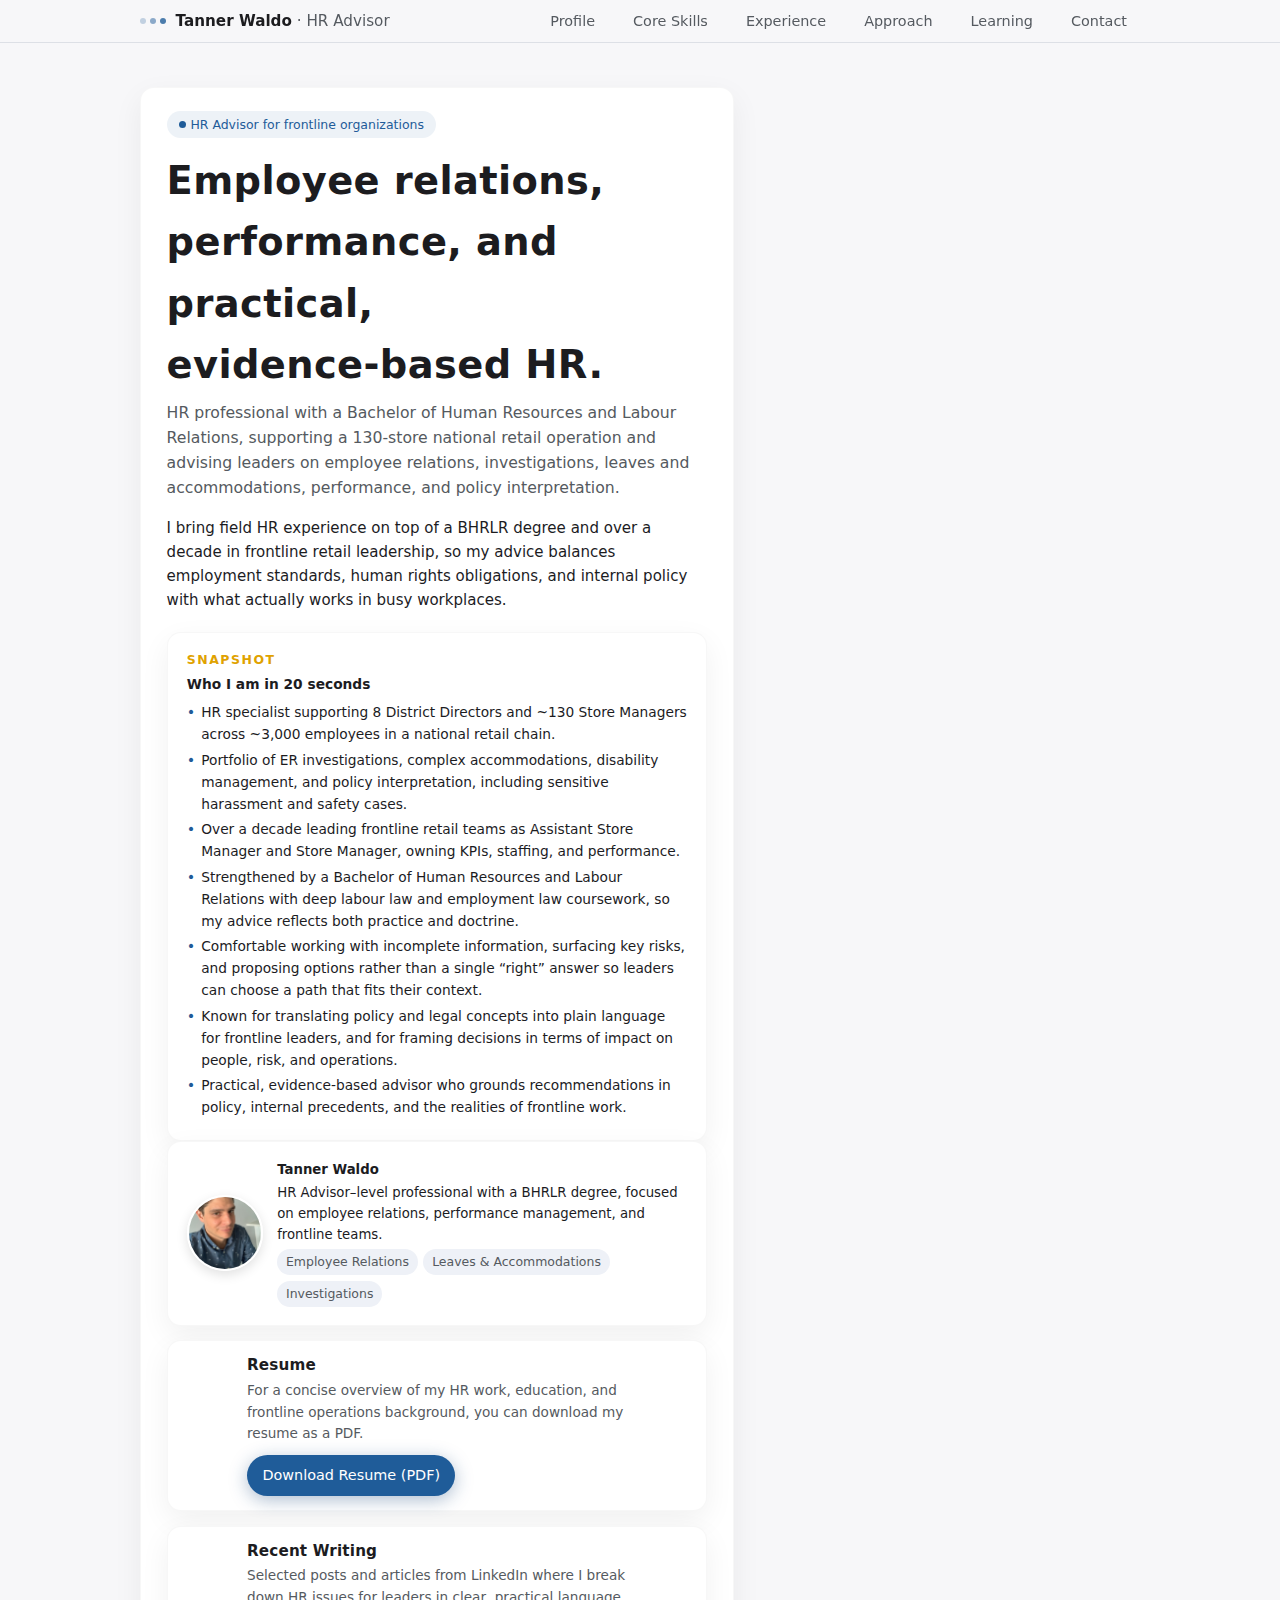
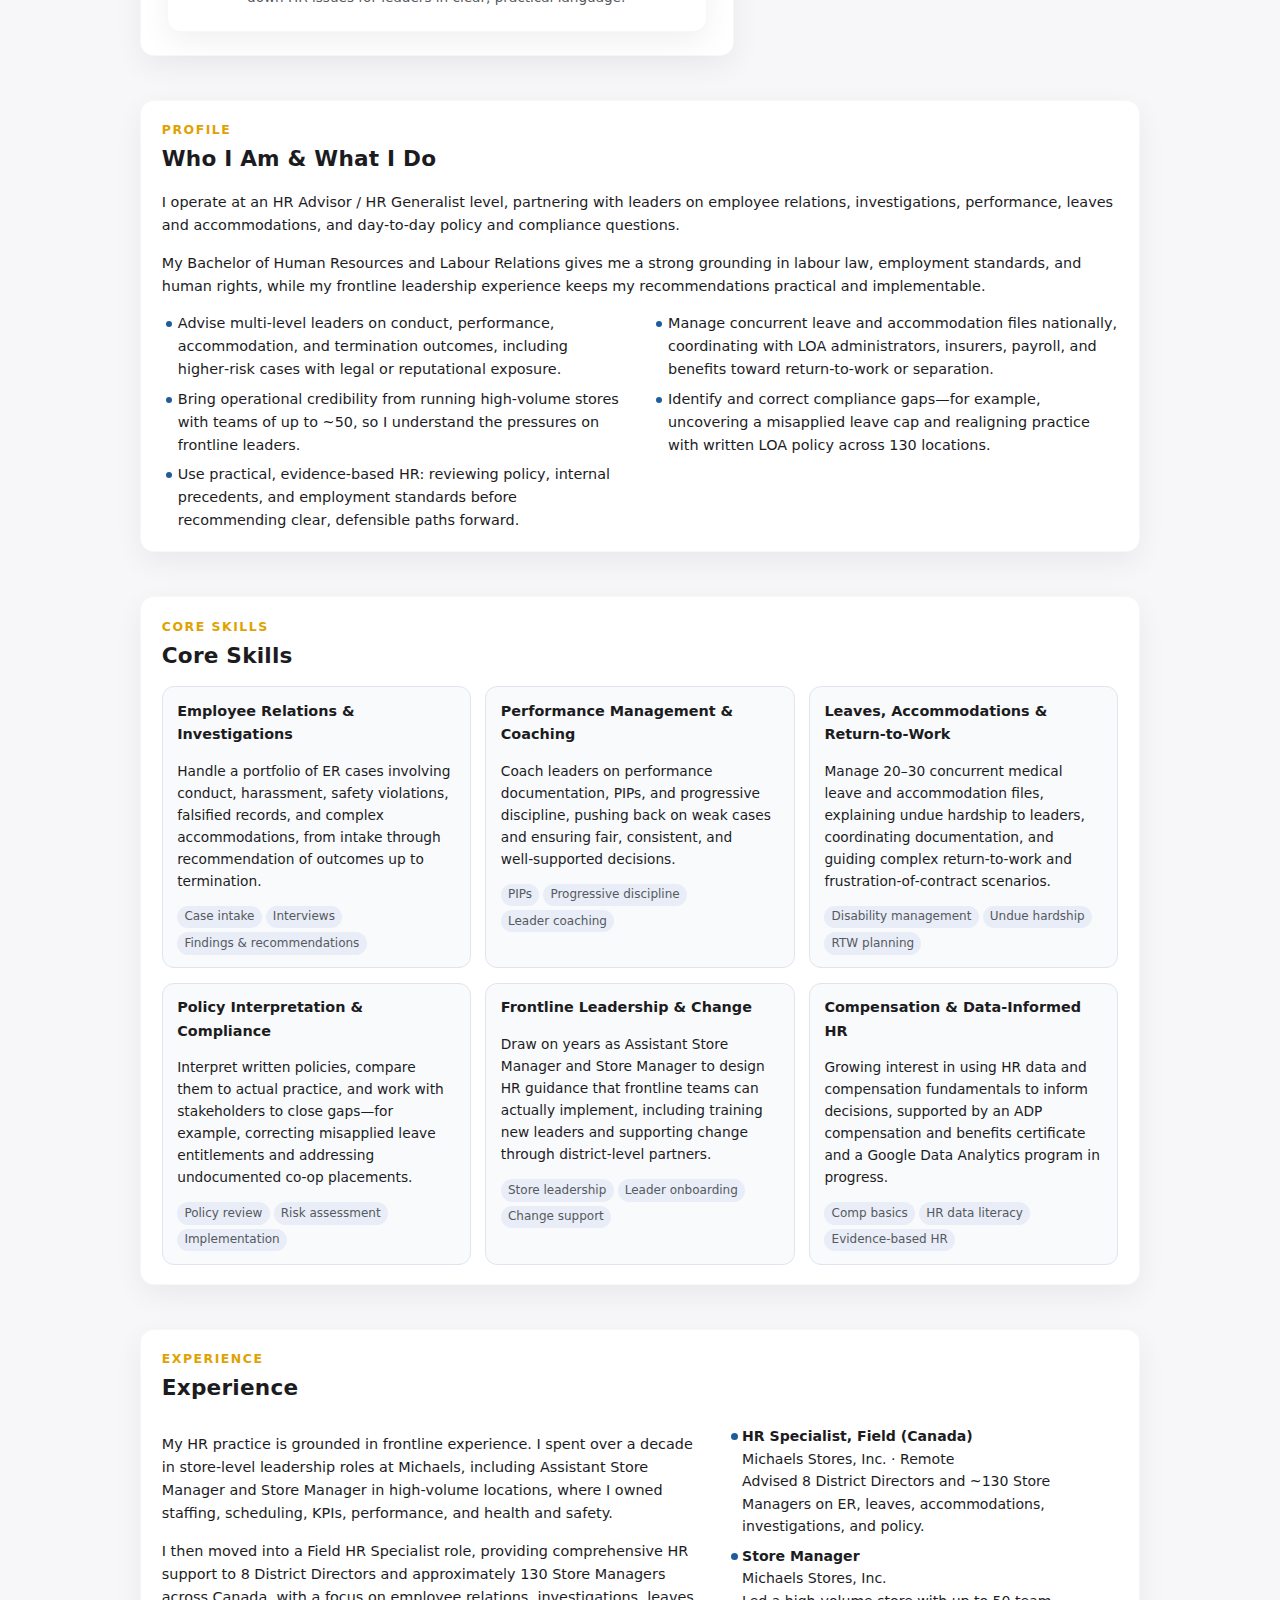
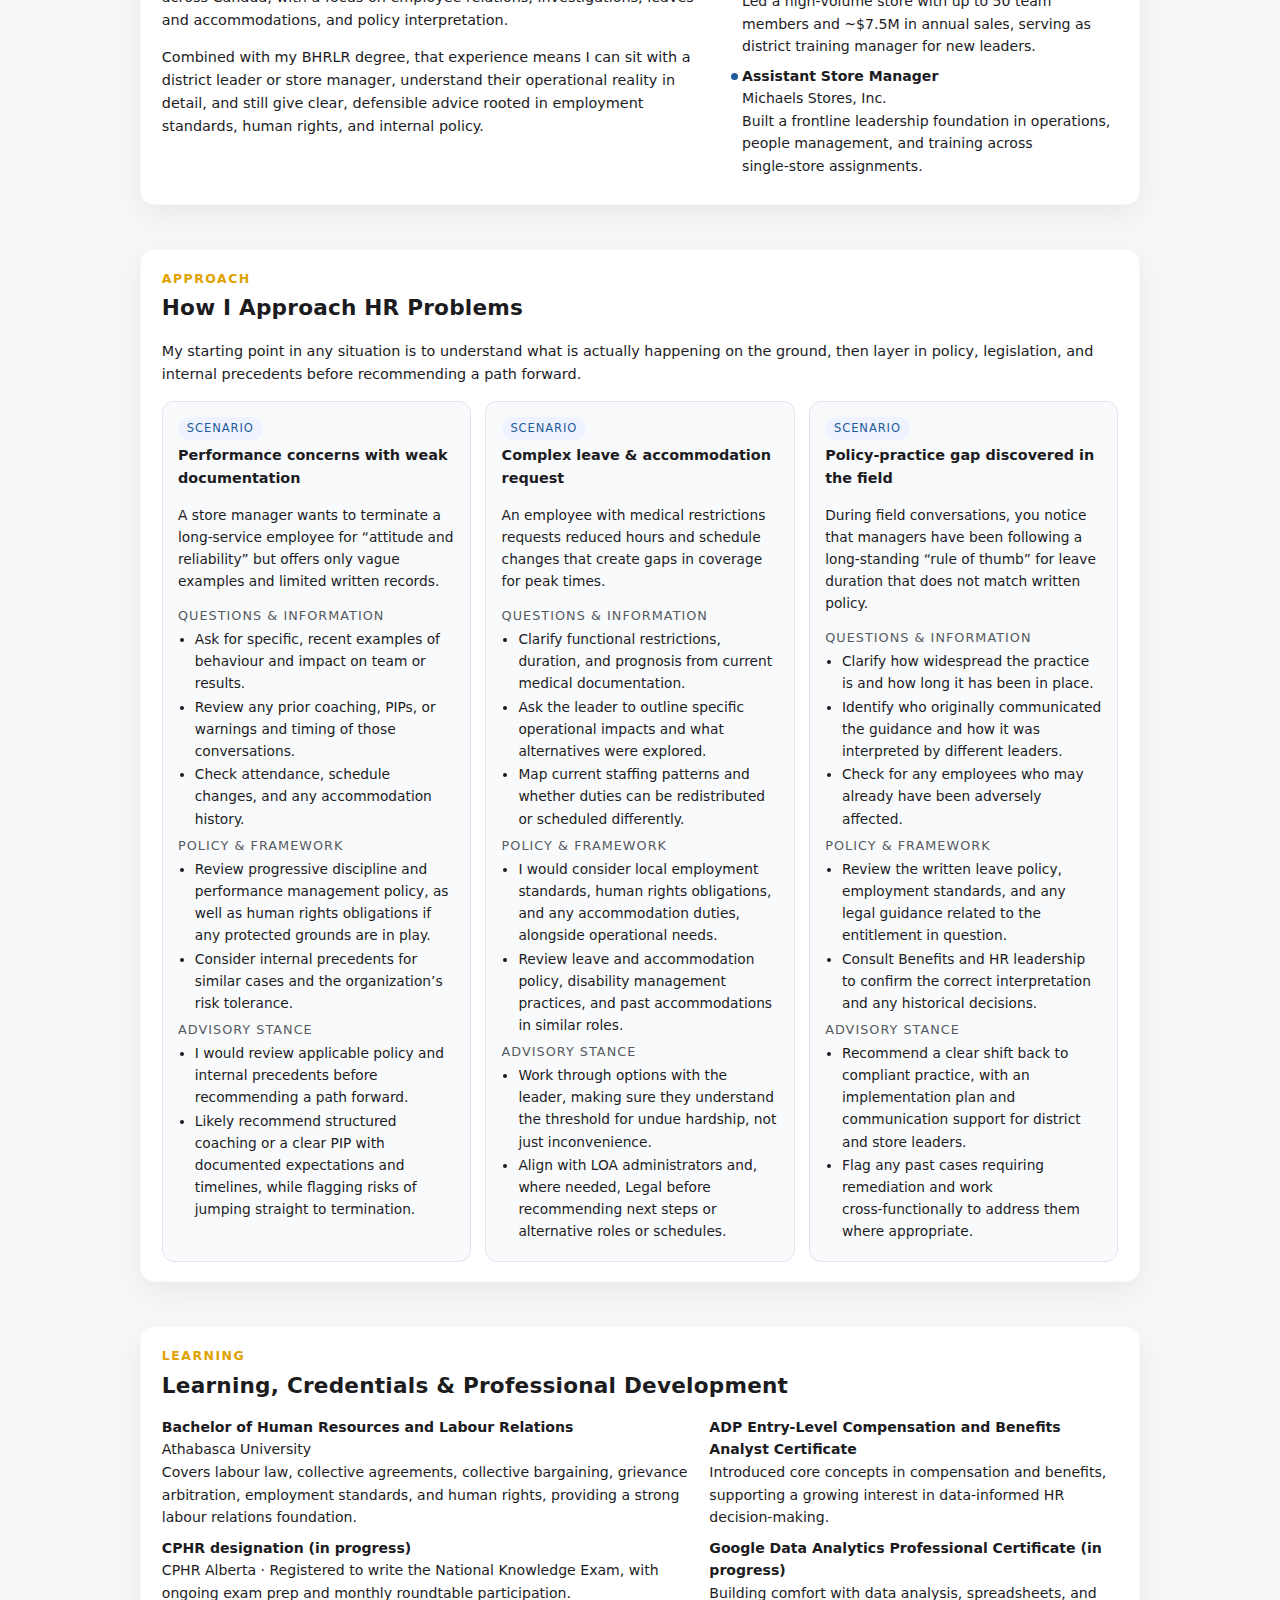
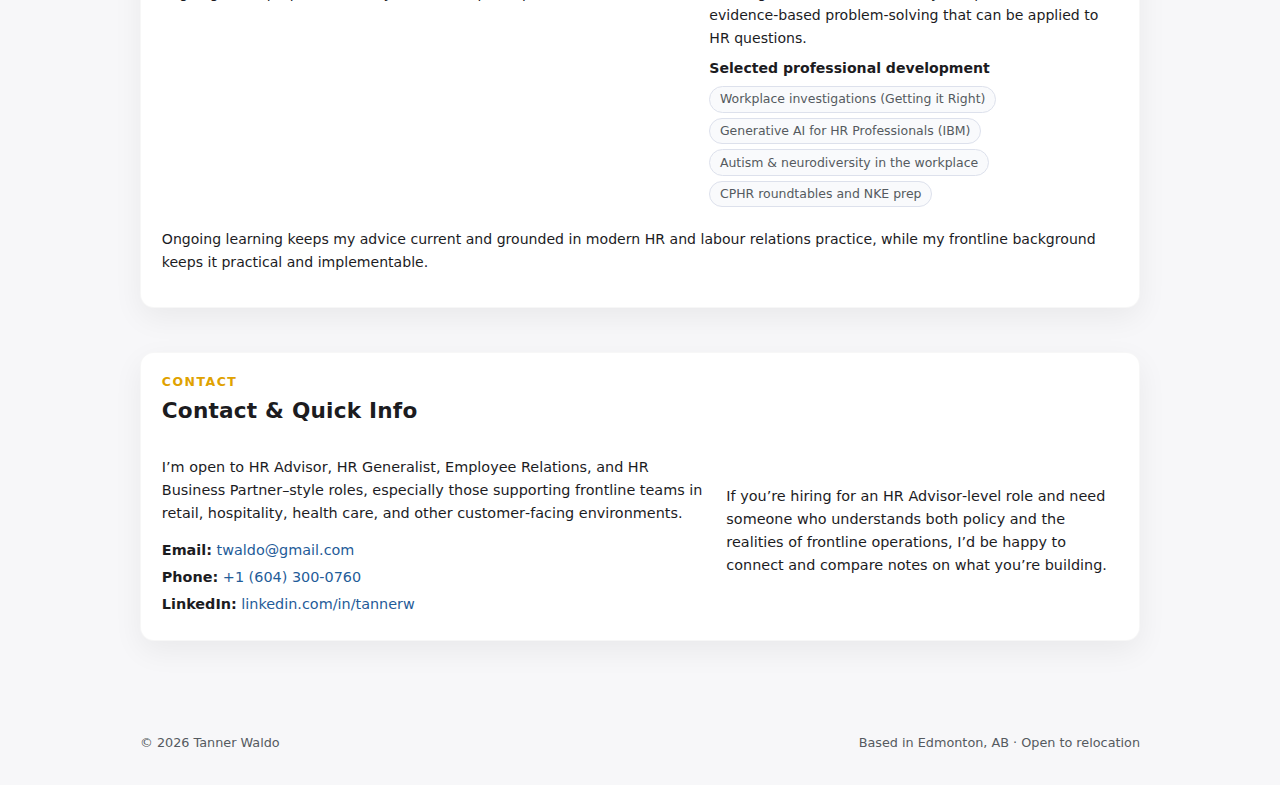
<file: index.html>
<!DOCTYPE html>
<html lang="en">
<head>
  <meta charset="UTF-8">
  <title>Tanner Waldo | HR Advisor for Frontline Organizations</title>
  <meta name="viewport" content="width=device-width, initial-scale=1.0">
  <meta name="description" content="HR Advisor-level professional focused on employee relations, performance management, and practical, evidence-based HR for frontline organizations.">
  <style>
    :root {
      --bg: #f7f7f9;
      --bg-alt: #ffffff;
      --primary: #1f5c99;
      --primary-soft: rgba(31, 92, 153, 0.08);
      --accent: #e0a200;
      --text-main: #1c1c1f;
      --text-muted: #555a60;
      --border-subtle: #dde0e6;
      --chip-bg: #eef1f7;
      --shadow-soft: 0 10px 30px rgba(0,0,0,0.06);
      --radius-lg: 14px;
      --radius-pill: 999px;
      --max-width: 1040px;
    }

    * {
      box-sizing: border-box;
    }

    body {
      margin: 0;
      font-family: system-ui, -apple-system, BlinkMacSystemFont, "Segoe UI", sans-serif;
      background: var(--bg);
      color: var(--text-main);
      line-height: 1.6;
    }

    a {
      color: var(--primary);
      text-decoration: none;
    }

    a:hover {
      text-decoration: underline;
    }

    header {
      position: sticky;
      top: 0;
      z-index: 100;
      background: rgba(247, 247, 249, 0.96);
      backdrop-filter: blur(10px);
      border-bottom: 1px solid var(--border-subtle);
    }

    .nav-inner {
      max-width: var(--max-width);
      margin: 0 auto;
      padding: 0.5rem 1.25rem;
      display: flex;
      align-items: center;
      justify-content: space-between;
      gap: 1rem;
    }

    .nav-brand {
      display: flex;
      align-items: center;
      gap: 0.6rem;
      font-size: 0.95rem;
      color: var(--text-muted);
      white-space: nowrap;
    }

    .nav-brand strong {
      font-weight: 600;
      color: var(--text-main);
    }

    .nav-dots {
      display: flex;
      gap: 0.25rem;
    }

    .nav-dot {
      width: 6px;
      height: 6px;
      border-radius: 50%;
      background: var(--primary);
      opacity: 0.25;
    }

    .nav-dot:nth-child(2) {
      opacity: 0.5;
    }
    .nav-dot:nth-child(3) {
      opacity: 0.8;
    }

    nav ul {
      list-style: none;
      display: flex;
      gap: 0.75rem;
      margin: 0;
      padding: 0;
      flex-wrap: wrap;
      justify-content: flex-end;
    }

    nav a {
      font-size: 0.9rem;
      padding: 0.3rem 0.75rem;
      border-radius: var(--radius-pill);
      color: var(--text-muted);
      text-decoration: none;
      border: 1px solid transparent;
    }

    nav a:hover {
      border-color: var(--border-subtle);
      background: #ffffff;
      text-decoration: none;
    }

    main {
      max-width: var(--max-width);
      margin: 0 auto;
      padding: 1.25rem 1.25rem 3rem;
    }

    section {
      margin-bottom: 2.75rem;
    }

    h1, h2, h3 {
      margin: 0 0 0.3rem;
      font-weight: 600;
      letter-spacing: 0.01em;
    }

    h1 {
      font-size: clamp(1.8rem, 3vw, 2.4rem);
    }

    h2 {
      font-size: 1.35rem;
      margin-bottom: 0.8rem;
    }

    h3 {
      font-size: 1.05rem;
      margin-bottom: 0.4rem;
    }

    .section-kicker {
      font-size: 0.78rem;
      text-transform: uppercase;
      letter-spacing: 0.12em;
      color: var(--accent);
      margin-bottom: 0.15rem;
      font-weight: 600;
    }

    /* Hero */

    .hero {
      margin-top: 1.5rem;
      display: grid;
      grid-template-columns: minmax(0, 2.2fr) minmax(0, 1.4fr);
      gap: 1.75rem;
      align-items: flex-start;
    }

    .hero-left {
      background: var(--bg-alt);
      border-radius: var(--radius-lg);
      box-shadow: var(--shadow-soft);
      padding: 1.4rem 1.6rem;
      border: 1px solid rgba(0,0,0,0.03);
    }

    .hero-pill {
      display: inline-flex;
      align-items: center;
      gap: 0.3rem;
      padding: 0.2rem 0.75rem 0.25rem;
      border-radius: var(--radius-pill);
      font-size: 0.78rem;
      background: var(--primary-soft);
      color: var(--primary);
      margin-bottom: 0.7rem;
    }

    .hero-pill-dot {
      width: 7px;
      height: 7px;
      border-radius: 50%;
      background: var(--primary);
    }

    .hero-subtitle {
      margin-top: 0.25rem;
      font-size: 0.98rem;
      color: var(--text-muted);
    }

    .hero-body {
      margin-top: 0.7rem;
      font-size: 0.94rem;
      color: var(--text-main);
    }

    .hero-cta {
      margin-top: 1rem;
      display: flex;
      flex-wrap: wrap;
      gap: 0.6rem;
    }

    .btn {
      display: inline-flex;
      align-items: center;
      justify-content: center;
      gap: 0.35rem;
      padding: 0.5rem 0.9rem;
      border-radius: var(--radius-pill);
      font-size: 0.9rem;
      border: 1px solid transparent;
      cursor: pointer;
      text-decoration: none;
      white-space: nowrap;
    }

    .btn-primary {
      background: var(--primary);
      color: #ffffff;
      box-shadow: 0 4px 18px rgba(23, 70, 124, 0.35);
    }

    .btn-primary:hover {
      background: #184777;
      text-decoration: none;
    }

    .btn-secondary {
      background: #ffffff;
      color: var(--primary);
      border-color: var(--border-subtle);
    }

    .btn-secondary:hover {
      background: #f2f4f8;
      text-decoration: none;
    }

    .hero-meta {
      margin-top: 0.9rem;
      display: flex;
      flex-wrap: wrap;
      gap: 0.7rem;
      font-size: 0.8rem;
      color: var(--text-muted);
    }

    .hero-tag {
      padding: 0.2rem 0.6rem;
      border-radius: var(--radius-pill);
      background: var(--chip-bg);
    }

    .hero-right {
      display: flex;
      flex-direction: column;
      gap: 0.9rem;
    }

    /* Profile and snapshot */

    .profile-card {
      background: var(--bg-alt);
      border-radius: var(--radius-lg);
      padding: 1.1rem 1.2rem;
      box-shadow: var(--shadow-soft);
      border: 1px solid rgba(0,0,0,0.03);
      display: flex;
      align-items: center;
      gap: 0.9rem;
    }

    .profile-photo {
      width: 76px;
      height: 76px;
      border-radius: 50%;
      overflow: hidden;
      border: 2px solid #ffffff;
      box-shadow: 0 4px 12px rgba(0,0,0,0.12);
      flex-shrink: 0;
    }

    .profile-photo img {
      width: 100%;
      height: 100%;
      object-fit: cover;
      display: block;
    }

    .profile-meta {
      font-size: 0.83rem;
    }

    .profile-meta strong {
      display: block;
      margin-bottom: 0.1rem;
    }

    .profile-meta-row {
      display: flex;
      flex-wrap: wrap;
      gap: 0.35rem;
      margin-top: 0.2rem;
    }

    .pill {
      padding: 0.2rem 0.55rem;
      border-radius: var(--radius-pill);
      background: var(--chip-bg);
      font-size: 0.78rem;
      color: var(--text-muted);
    }

    .key-points {
      background: var(--bg-alt);
      border-radius: var(--radius-lg);
      padding: 1.1rem 1.2rem;
      box-shadow: var(--shadow-soft);
      border: 1px solid rgba(0,0,0,0.03);
      font-size: 0.86rem;
      margin-top: 1.2rem;
    }

    .key-points ul {
      list-style: none;
      padding-left: 0;
      margin: 0.4rem 0 0;
    }

    .key-points li {
      margin-bottom: 0.22rem;
      position: relative;
      padding-left: 0.9rem;
    }

    .key-points li::before {
      content: "•";
      position: absolute;
      left: 0;
      top: 0;
      color: var(--primary);
      font-size: 0.9rem;
    }

    /* Reused card style for resume + articles on right */

    .articles-widget {
      background: var(--bg-alt);
      border-radius: var(--radius-lg);
      padding: 0.75rem 0.9rem 0.9rem;
      box-shadow: var(--shadow-soft);
      border: 1px solid rgba(0,0,0,0.03);
      font-size: 0.85rem;
    }

    .articles-widget h3 {
      font-size: 0.95rem;
      margin-bottom: 0.15rem;
    }

    .articles-widget p {
      margin-top: 0;
      margin-bottom: 0.5rem;
      color: var(--text-muted);
    }

    .articles-widget-inner {
      max-width: 380px;
      margin-left: auto;
      margin-right: auto;
    }

    /* Generic section card */

    .section-card {
      background: var(--bg-alt);
      border-radius: var(--radius-lg);
      padding: 1.2rem 1.3rem;
      box-shadow: var(--shadow-soft);
      border: 1px solid rgba(0,0,0,0.03);
      font-size: 0.9rem;
    }

    .quick-summary-list {
      display: grid;
      grid-template-columns: minmax(0, 1.1fr) minmax(0, 1.1fr);
      gap: 0.4rem 1.5rem;
      list-style: none;
      padding-left: 0;
      margin: 0.5rem 0 0;
      font-size: 0.9rem;
    }

    .quick-summary-list li {
      position: relative;
      padding-left: 1rem;
    }

    .quick-summary-list li::before {
      content: "";
      position: absolute;
      left: 0.25rem;
      top: 0.58rem;
      width: 6px;
      height: 6px;
      border-radius: 999px;
      background: var(--primary);
    }

    .skills-grid {
      display: grid;
      grid-template-columns: repeat(auto-fit, minmax(230px, 1fr));
      gap: 0.9rem;
      margin-top: 0.7rem;
    }

    .skill-cluster {
      background: #f9fafc;
      border-radius: 12px;
      padding: 0.8rem 0.9rem;
      border: 1px solid #e0e4ef;
      font-size: 0.86rem;
    }

    .skill-label {
      font-weight: 600;
      font-size: 0.9rem;
      margin-bottom: 0.25rem;
      color: var(--text-main);
    }

    .skill-chip-row {
      display: flex;
      flex-wrap: wrap;
      gap: 0.25rem;
      margin-top: 0.25rem;
    }

    .skill-chip {
      padding: 0.1rem 0.45rem;
      border-radius: var(--radius-pill);
      background: #e9edf7;
      font-size: 0.75rem;
      color: var(--text-muted);
    }

    .experience-layout {
      display: grid;
      grid-template-columns: minmax(0, 1.4fr) minmax(0, 1fr);
      gap: 1.2rem;
    }

    .timeline {
      list-style: none;
      padding-left: 0;
      margin: 0.4rem 0 0;
      font-size: 0.88rem;
    }

    .timeline-item {
      margin-bottom: 0.45rem;
      padding-left: 0.9rem;
      position: relative;
    }

    .timeline-item::before {
      content: "";
      position: absolute;
      left: 0.2rem;
      top: 0.5rem;
      width: 7px;
      height: 7px;
      border-radius: 50%;
      background: var(--primary);
    }

    .timeline-role {
      font-weight: 600;
    }

    .scenario-grid {
      display: grid;
      grid-template-columns: repeat(auto-fit, minmax(260px, 1fr));
      gap: 0.9rem;
      margin-top: 0.7rem;
    }

    .scenario-card {
      background: #f9fafc;
      border-radius: 12px;
      border: 1px solid #e1e4ef;
      padding: 0.9rem 0.95rem;
      font-size: 0.86rem;
    }

    .scenario-badge {
      display: inline-flex;
      align-items: center;
      gap: 0.3rem;
      font-size: 0.72rem;
      padding: 0.15rem 0.55rem;
      border-radius: var(--radius-pill);
      background: #eef3ff;
      color: var(--primary);
      margin-bottom: 0.25rem;
      text-transform: uppercase;
      letter-spacing: 0.08em;
    }

    .scenario-title {
      font-weight: 600;
      margin-bottom: 0.25rem;
      font-size: 0.9rem;
    }

    .scenario-sub {
      font-weight: 500;
      margin-top: 0.4rem;
      margin-bottom: 0.1rem;
      font-size: 0.8rem;
      color: var(--text-muted);
      text-transform: uppercase;
      letter-spacing: 0.08em;
    }

    .scenario-list {
      padding-left: 1.05rem;
      margin: 0.1rem 0 0.25rem;
    }

    .scenario-list li {
      margin-bottom: 0.12rem;
    }

    .edu-grid {
      display: grid;
      grid-template-columns: minmax(0, 1.3fr) minmax(0, 1fr);
      gap: 1rem;
      font-size: 0.88rem;
    }

    .edu-item {
      margin-bottom: 0.5rem;
    }

    .edu-title {
      font-weight: 600;
    }

    .tag-row {
      display: flex;
      flex-wrap: wrap;
      gap: 0.3rem;
      margin-top: 0.4rem;
    }

    .tag {
      border-radius: var(--radius-pill);
      padding: 0.15rem 0.6rem;
      font-size: 0.78rem;
      border: 1px solid #dde1ec;
      background: #f9fafc;
      color: var(--text-muted);
    }

    .contact-grid {
      display: grid;
      grid-template-columns: minmax(0, 1.4fr) minmax(0, 1fr);
      gap: 1rem;
      font-size: 0.9rem;
      align-items: center;
    }

    .contact-list {
      list-style: none;
      padding-left: 0;
      margin: 0.4rem 0 0;
    }

    .contact-list li {
      margin-bottom: 0.25rem;
    }

    footer {
      max-width: var(--max-width);
      margin: 0 auto;
      padding: 0 1.25rem 2rem;
      font-size: 0.8rem;
      color: var(--text-muted);
      display: flex;
      justify-content: space-between;
      gap: 0.75rem;
      flex-wrap: wrap;
    }

    @media (max-width: 800px) {
      .hero {
        grid-template-columns: minmax(0, 1fr);
      }
      .hero-right {
        order: -1;
      }
      .hero-left {
        padding: 1.1rem 1.1rem;
      }
    }

    @media (max-width: 720px) {
      .nav-inner {
        padding-inline: 0.75rem;
      }
      main {
        padding-inline: 0.75rem;
      }
      .quick-summary-list {
        grid-template-columns: minmax(0, 1fr);
      }
      .experience-layout {
        grid-template-columns: minmax(0, 1fr);
      }
      .edu-grid {
        grid-template-columns: minmax(0, 1fr);
      }
      .contact-grid {
        grid-template-columns: minmax(0, 1fr);
      }
    }

    @media (max-width: 520px) {
      nav ul {
        justify-content: flex-start;
      }
      .hero-cta {
        flex-direction: column;
        align-items: stretch;
      }
      .btn {
        width: 100%;
        justify-content: center;
      }
    }
  </style>
</head>
<body>
<header>
  <div class="nav-inner">
    <div class="nav-brand">
      <div class="nav-dots">
        <span class="nav-dot"></span>
        <span class="nav-dot"></span>
        <span class="nav-dot"></span>
      </div>
      <span><strong>Tanner Waldo</strong> · HR Advisor</span>
    </div>
    <nav>
      <ul>
        <li><a href="#who-i-am">Profile</a></li>
        <li><a href="#skills">Core Skills</a></li>
        <li><a href="#experience">Experience</a></li>
        <li><a href="#approach">Approach</a></li>
        <li><a href="#learning">Learning</a></li>
        <li><a href="#contact">Contact</a></li>
      </ul>
    </nav>
  </div>
</header>

<main>
  <!-- Hero -->
  <section class="hero" id="top">
    <div class="hero-left">
      <div class="hero-pill">
        <span class="hero-pill-dot"></span>
        <span>HR Advisor for frontline organizations</span>
      </div>
      <h1>Employee relations, performance, and practical, evidence‑based HR.</h1>
      <p class="hero-subtitle">
        HR professional with a Bachelor of Human Resources and Labour Relations, supporting a 130‑store national retail operation and advising leaders on employee relations, investigations, leaves and accommodations, performance, and policy interpretation.
      </p>
      <p class="hero-body">
        I bring field HR experience on top of a BHRLR degree and over a decade in frontline retail leadership, so my advice balances employment standards, human rights obligations, and internal policy with what actually works in busy workplaces.
      </p>
    

      <div class="key-points">
        <div class="section-kicker">Snapshot</div>
        <strong>Who I am in 20 seconds</strong>
        <ul>
          <li>HR specialist supporting 8 District Directors and ~130 Store Managers across ~3,000 employees in a national retail chain.</li>
          <li>Portfolio of ER investigations, complex accommodations, disability management, and policy interpretation, including sensitive harassment and safety cases.</li>
          <li>Over a decade leading frontline retail teams as Assistant Store Manager and Store Manager, owning KPIs, staffing, and performance.</li>
          <li>Strengthened by a Bachelor of Human Resources and Labour Relations with deep labour law and employment law coursework, so my advice reflects both practice and doctrine.</li>
          <li>Comfortable working with incomplete information, surfacing key risks, and proposing options rather than a single “right” answer so leaders can choose a path that fits their context.</li>
          <li>Known for translating policy and legal concepts into plain language for frontline leaders, and for framing decisions in terms of impact on people, risk, and operations.</li>
          <li>Practical, evidence‑based advisor who grounds recommendations in policy, internal precedents, and the realities of frontline work.</li>
        </ul>
      </div>


    <div class="hero-right">
      <!-- Profile card -->
      <div class="profile-card">
        <div class="profile-photo">
          <img src="profile.jpg" alt="Profile photo of Tanner Waldo">
        </div>
        <div class="profile-meta">
          <strong>Tanner Waldo</strong>
          <div>HR Advisor–level professional with a BHRLR degree, focused on employee relations, performance management, and frontline teams.</div>
          <div class="profile-meta-row">
            <span class="pill">Employee Relations</span>
            <span class="pill">Leaves &amp; Accommodations</span>
            <span class="pill">Investigations</span>
          </div>
        </div>
      </div>

      <!-- Compact resume card -->
      <div class="articles-widget">
        <div class="articles-widget-inner">
          <h3>Resume</h3>
          <p style="margin-bottom:0.6rem;">
            For a concise overview of my HR work, education, and frontline operations background, you can download my resume as a PDF.
          </p>
         <a class="btn btn-primary" href="Tanner_Waldo_Resume.pdf" target="_blank" rel="noopener">
  Download Resume (PDF)
</a>
        </div>
      </div>

      <!-- Recent writing widget -->
      <div class="articles-widget">
        <div class="articles-widget-inner">
          <h3>Recent Writing</h3>
          <p>Selected posts and articles from LinkedIn where I break down HR issues for leaders in clear, practical language.</p>
          <!-- Elfsight LinkedIn Feed | Articles sidebar -->
          <script src="https://elfsightcdn.com/platform.js" async></script>
          <div class="elfsight-app-0dd058ca-909d-4f1c-9cfe-5e1009a4cc94" data-elfsight-app-lazy></div>
        </div>
      </div>
    </div>
  </section>

  <!-- Who I am / What I do -->
  <section id="who-i-am">
    <div class="section-card">
      <div class="section-kicker">Profile</div>
      <h2>Who I Am &amp; What I Do</h2>
      <p>
        I operate at an HR Advisor / HR Generalist level, partnering with leaders on employee relations, investigations, performance, leaves and accommodations, and day‑to‑day policy and compliance questions.
      </p>
      <p>
        My Bachelor of Human Resources and Labour Relations gives me a strong grounding in labour law, employment standards, and human rights, while my frontline leadership experience keeps my recommendations practical and implementable.
      </p>
      <ul class="quick-summary-list">
        <li>Advise multi‑level leaders on conduct, performance, accommodation, and termination outcomes, including higher‑risk cases with legal or reputational exposure.</li>
        <li>Manage concurrent leave and accommodation files nationally, coordinating with LOA administrators, insurers, payroll, and benefits toward return‑to‑work or separation.</li>
        <li>Bring operational credibility from running high‑volume stores with teams of up to ~50, so I understand the pressures on frontline leaders.</li>
        <li>Identify and correct compliance gaps—for example, uncovering a misapplied leave cap and realigning practice with written LOA policy across 130 locations.</li>
        <li>Use practical, evidence‑based HR: reviewing policy, internal precedents, and employment standards before recommending clear, defensible paths forward.</li>
      </ul>
    </div>
  </section>

  <!-- Core Skills -->
  <section id="skills">
    <div class="section-card">
      <div class="section-kicker">Core Skills</div>
      <h2>Core Skills</h2>
      <div class="skills-grid">
        <div class="skill-cluster">
          <div class="skill-label">Employee Relations &amp; Investigations</div>
          <p>
            Handle a portfolio of ER cases involving conduct, harassment, safety violations, falsified records, and complex accommodations, from intake through recommendation of outcomes up to termination.
          </p>
          <div class="skill-chip-row">
            <span class="skill-chip">Case intake</span>
            <span class="skill-chip">Interviews</span>
            <span class="skill-chip">Findings &amp; recommendations</span>
          </div>
        </div>
        <div class="skill-cluster">
          <div class="skill-label">Performance Management &amp; Coaching</div>
          <p>
            Coach leaders on performance documentation, PIPs, and progressive discipline, pushing back on weak cases and ensuring fair, consistent, and well‑supported decisions.
          </p>
          <div class="skill-chip-row">
            <span class="skill-chip">PIPs</span>
            <span class="skill-chip">Progressive discipline</span>
            <span class="skill-chip">Leader coaching</span>
          </div>
        </div>
        <div class="skill-cluster">
          <div class="skill-label">Leaves, Accommodations &amp; Return‑to‑Work</div>
          <p>
            Manage 20–30 concurrent medical leave and accommodation files, explaining undue hardship to leaders, coordinating documentation, and guiding complex return‑to‑work and frustration‑of‑contract scenarios.
          </p>
          <div class="skill-chip-row">
            <span class="skill-chip">Disability management</span>
            <span class="skill-chip">Undue hardship</span>
            <span class="skill-chip">RTW planning</span>
          </div>
        </div>
        <div class="skill-cluster">
          <div class="skill-label">Policy Interpretation &amp; Compliance</div>
          <p>
            Interpret written policies, compare them to actual practice, and work with stakeholders to close gaps—for example, correcting misapplied leave entitlements and addressing undocumented co‑op placements.
          </p>
          <div class="skill-chip-row">
            <span class="skill-chip">Policy review</span>
            <span class="skill-chip">Risk assessment</span>
            <span class="skill-chip">Implementation</span>
          </div>
        </div>
        <div class="skill-cluster">
          <div class="skill-label">Frontline Leadership &amp; Change</div>
          <p>
            Draw on years as Assistant Store Manager and Store Manager to design HR guidance that frontline teams can actually implement, including training new leaders and supporting change through district‑level partners.
          </p>
          <div class="skill-chip-row">
            <span class="skill-chip">Store leadership</span>
            <span class="skill-chip">Leader onboarding</span>
            <span class="skill-chip">Change support</span>
          </div>
        </div>
        <div class="skill-cluster">
          <div class="skill-label">Compensation &amp; Data‑Informed HR</div>
          <p>
            Growing interest in using HR data and compensation fundamentals to inform decisions, supported by an ADP compensation and benefits certificate and a Google Data Analytics program in progress.
          </p>
          <div class="skill-chip-row">
            <span class="skill-chip">Comp basics</span>
            <span class="skill-chip">HR data literacy</span>
            <span class="skill-chip">Evidence‑based HR</span>
          </div>
        </div>
      </div>
    </div>
  </section>

  <!-- Experience -->
  <section id="experience">
    <div class="section-card">
      <div class="section-kicker">Experience</div>
      <h2>Experience</h2>
      <div class="experience-layout">
        <div>
          <p>
            My HR practice is grounded in frontline experience. I spent over a decade in store‑level leadership roles at Michaels, including Assistant Store Manager and Store Manager in high‑volume locations, where I owned staffing, scheduling, KPIs, performance, and health and safety.
          </p>
          <p>
            I then moved into a Field HR Specialist role, providing comprehensive HR support to 8 District Directors and approximately 130 Store Managers across Canada, with a focus on employee relations, investigations, leaves and accommodations, and policy interpretation.
          </p>
          <p>
            Combined with my BHRLR degree, that experience means I can sit with a district leader or store manager, understand their operational reality in detail, and still give clear, defensible advice rooted in employment standards, human rights, and internal policy.
          </p>
        </div>
        <div>
          <ul class="timeline">
            <li class="timeline-item">
              <div class="timeline-role">HR Specialist, Field (Canada)</div>
              <div>Michaels Stores, Inc. · Remote</div>
              <div>Advised 8 District Directors and ~130 Store Managers on ER, leaves, accommodations, investigations, and policy.</div>
            </li>
            <li class="timeline-item">
              <div class="timeline-role">Store Manager</div>
              <div>Michaels Stores, Inc.</div>
              <div>Led a high‑volume store with up to 50 team members and ~$7.5M in annual sales, serving as district training manager for new leaders.</div>
            </li>
            <li class="timeline-item">
              <div class="timeline-role">Assistant Store Manager</div>
              <div>Michaels Stores, Inc.</div>
              <div>Built a frontline leadership foundation in operations, people management, and training across single‑store assignments.</div>
            </li>
          </ul>
        </div>
      </div>
    </div>
  </section>

  <!-- Approach -->
  <section id="approach">
    <div class="section-card">
      <div class="section-kicker">Approach</div>
      <h2>How I Approach HR Problems</h2>
      <p>
        My starting point in any situation is to understand what is actually happening on the ground, then layer in policy, legislation, and internal precedents before recommending a path forward.
      </p>
      <div class="scenario-grid">
        <div class="scenario-card">
          <div class="scenario-badge">Scenario</div>
          <div class="scenario-title">Performance concerns with weak documentation</div>
          <p>
            A store manager wants to terminate a long‑service employee for “attitude and reliability” but offers only vague examples and limited written records.
          </p>
          <div class="scenario-sub">Questions &amp; information</div>
          <ul class="scenario-list">
            <li>Ask for specific, recent examples of behaviour and impact on team or results.</li>
            <li>Review any prior coaching, PIPs, or warnings and timing of those conversations.</li>
            <li>Check attendance, schedule changes, and any accommodation history.</li>
          </ul>
          <div class="scenario-sub">Policy &amp; framework</div>
          <ul class="scenario-list">
            <li>Review progressive discipline and performance management policy, as well as human rights obligations if any protected grounds are in play.</li>
            <li>Consider internal precedents for similar cases and the organization’s risk tolerance.</li>
          </ul>
          <div class="scenario-sub">Advisory stance</div>
          <ul class="scenario-list">
            <li>I would review applicable policy and internal precedents before recommending a path forward.</li>
            <li>Likely recommend structured coaching or a clear PIP with documented expectations and timelines, while flagging risks of jumping straight to termination.</li>
          </ul>
        </div>

        <div class="scenario-card">
          <div class="scenario-badge">Scenario</div>
          <div class="scenario-title">Complex leave &amp; accommodation request</div>
          <p>
            An employee with medical restrictions requests reduced hours and schedule changes that create gaps in coverage for peak times.
          </p>
          <div class="scenario-sub">Questions &amp; information</div>
          <ul class="scenario-list">
            <li>Clarify functional restrictions, duration, and prognosis from current medical documentation.</li>
            <li>Ask the leader to outline specific operational impacts and what alternatives were explored.</li>
            <li>Map current staffing patterns and whether duties can be redistributed or scheduled differently.</li>
          </ul>
          <div class="scenario-sub">Policy &amp; framework</div>
          <ul class="scenario-list">
            <li>I would consider local employment standards, human rights obligations, and any accommodation duties, alongside operational needs.</li>
            <li>Review leave and accommodation policy, disability management practices, and past accommodations in similar roles.</li>
          </ul>
          <div class="scenario-sub">Advisory stance</div>
          <ul class="scenario-list">
            <li>Work through options with the leader, making sure they understand the threshold for undue hardship, not just inconvenience.</li>
            <li>Align with LOA administrators and, where needed, Legal before recommending next steps or alternative roles or schedules.</li>
          </ul>
        </div>

        <div class="scenario-card">
          <div class="scenario-badge">Scenario</div>
          <div class="scenario-title">Policy‑practice gap discovered in the field</div>
          <p>
            During field conversations, you notice that managers have been following a long‑standing “rule of thumb” for leave duration that does not match written policy.
          </p>
          <div class="scenario-sub">Questions &amp; information</div>
          <ul class="scenario-list">
            <li>Clarify how widespread the practice is and how long it has been in place.</li>
            <li>Identify who originally communicated the guidance and how it was interpreted by different leaders.</li>
            <li>Check for any employees who may already have been adversely affected.</li>
          </ul>
          <div class="scenario-sub">Policy &amp; framework</div>
          <ul class="scenario-list">
            <li>Review the written leave policy, employment standards, and any legal guidance related to the entitlement in question.</li>
            <li>Consult Benefits and HR leadership to confirm the correct interpretation and any historical decisions.</li>
          </ul>
          <div class="scenario-sub">Advisory stance</div>
          <ul class="scenario-list">
            <li>Recommend a clear shift back to compliant practice, with an implementation plan and communication support for district and store leaders.</li>
            <li>Flag any past cases requiring remediation and work cross‑functionally to address them where appropriate.</li>
          </ul>
        </div>
      </div>
    </div>
  </section>

  <!-- Learning -->
  <section id="learning">
    <div class="section-card">
      <div class="section-kicker">Learning</div>
      <h2>Learning, Credentials &amp; Professional Development</h2>
      <div class="edu-grid">
        <div>
          <div class="edu-item">
            <div class="edu-title">Bachelor of Human Resources and Labour Relations</div>
            <div>Athabasca University</div>
            <div>Covers labour law, collective agreements, collective bargaining, grievance arbitration, employment standards, and human rights, providing a strong labour relations foundation.</div>
          </div>
          <div class="edu-item">
            <div class="edu-title">CPHR designation (in progress)</div>
            <div>CPHR Alberta · Registered to write the National Knowledge Exam, with ongoing exam prep and monthly roundtable participation.</div>
          </div>
        </div>
        <div>
          <div class="edu-item">
            <div class="edu-title">ADP Entry‑Level Compensation and Benefits Analyst Certificate</div>
            <div>Introduced core concepts in compensation and benefits, supporting a growing interest in data‑informed HR decision‑making.</div>
          </div>
          <div class="edu-item">
            <div class="edu-title">Google Data Analytics Professional Certificate (in progress)</div>
            <div>Building comfort with data analysis, spreadsheets, and evidence‑based problem‑solving that can be applied to HR questions.</div>
          </div>
          <div class="edu-item">
            <div class="edu-title">Selected professional development</div>
            <div class="tag-row">
              <span class="tag">Workplace investigations (Getting it Right)</span>
              <span class="tag">Generative AI for HR Professionals (IBM)</span>
              <span class="tag">Autism &amp; neurodiversity in the workplace</span>
              <span class="tag">CPHR roundtables and NKE prep</span>
            </div>
          </div>
        </div>
      </div>
      <p style="margin-top:0.8rem;font-size:0.88rem;">
        Ongoing learning keeps my advice current and grounded in modern HR and labour relations practice, while my frontline background keeps it practical and implementable.
      </p>
    </div>
  </section>

  <!-- Contact -->
  <section id="contact">
    <div class="section-card">
      <div class="section-kicker">Contact</div>
      <h2>Contact &amp; Quick Info</h2>
      <div class="contact-grid">
        <div>
          <p>
            I’m open to HR Advisor, HR Generalist, Employee Relations, and HR Business Partner–style roles, especially those supporting frontline teams in retail, hospitality, health care, and other customer‑facing environments.
          </p>
          <ul class="contact-list">
            <li><strong>Email:</strong> <a href="mailto:twaldo@gmail.com">twaldo@gmail.com</a></li>
            <li><strong>Phone:</strong> <a href="tel:+16043000760">+1 (604) 300‑0760</a></li>
            <li><strong>LinkedIn:</strong> <a href="https://www.linkedin.com/in/tannerw" target="_blank" rel="noopener">linkedin.com/in/tannerw</a></li>
          </ul>
        </div>
        <div>
          <p>
            If you’re hiring for an HR Advisor‑level role and need someone who understands both policy and the realities of frontline operations, I’d be happy to connect and compare notes on what you’re building.
          </p>
        </div>
      </div>
    </div>
  </section>
</main>

<footer>
  <span>© <span id="year"></span> Tanner Waldo</span>
  <span>Based in Edmonton, AB · Open to relocation</span>
</footer>

<script>
  document.getElementById('year').textContent = new Date().getFullYear();
</script>
</body>
</html>
</file>
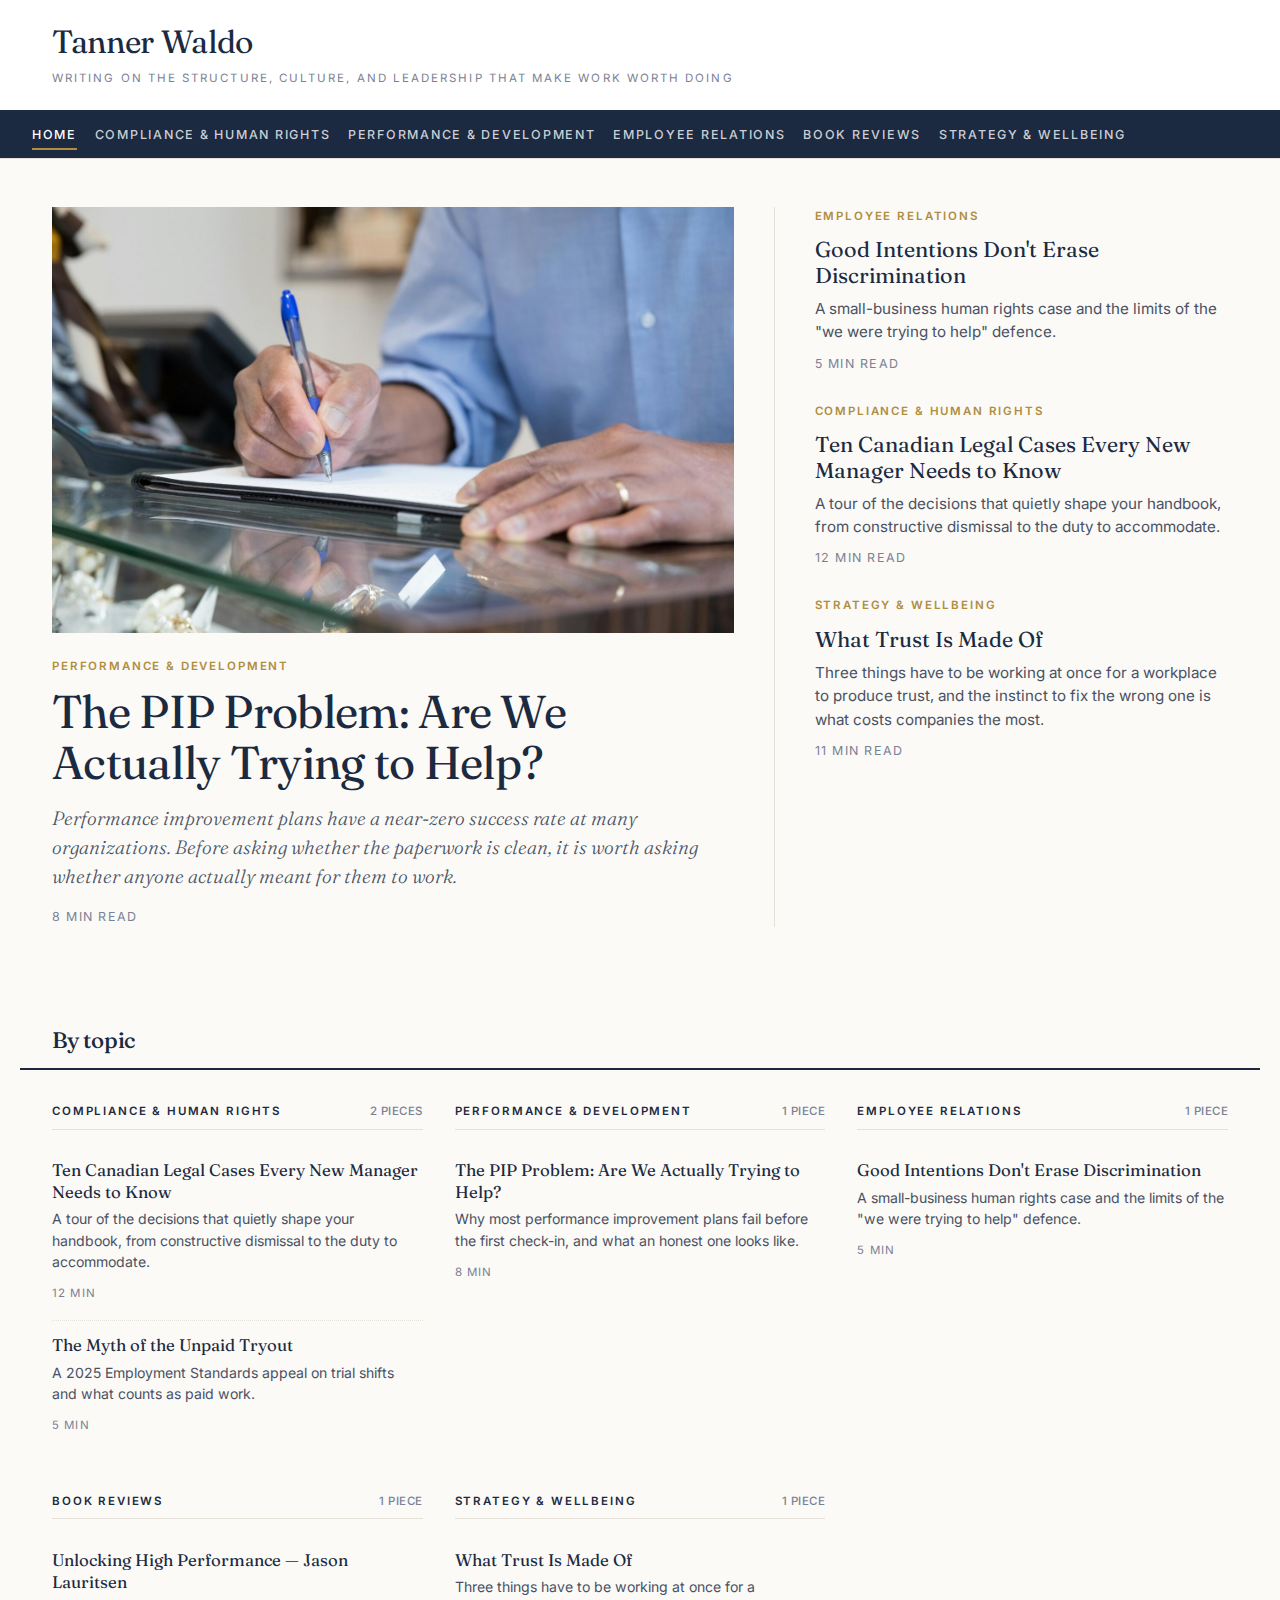
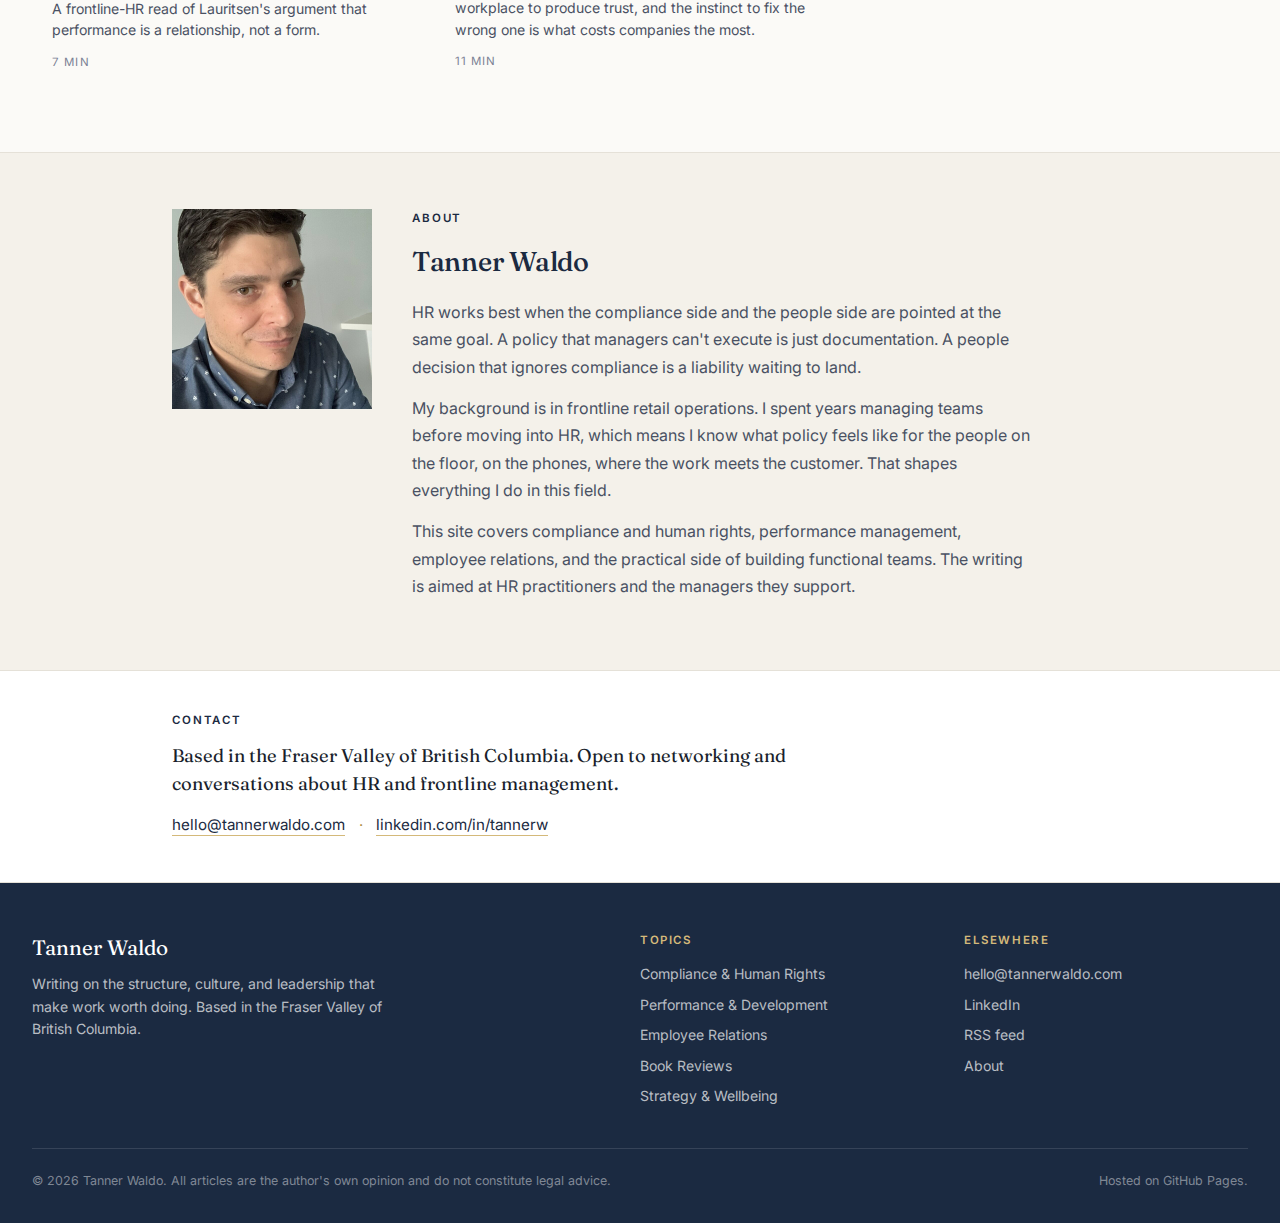
<file: Tanner Waldo Editorial (2)/index.html>
<!DOCTYPE html>
<html lang="en">
<head>
<meta charset="UTF-8">
<title>Tanner Waldo — Writing on the structure, culture, and leadership that make work worth doing</title>
<meta name="viewport" content="width=device-width, initial-scale=1.0">
<meta name="description" content="Writing on the structure, culture, and leadership that make work worth doing by Tanner Waldo.">
<link rel="alternate" type="application/rss+xml" title="Tanner Waldo — RSS" href="feed.xml">
<link rel="preconnect" href="https://fonts.googleapis.com">
<link rel="preconnect" href="https://fonts.gstatic.com" crossorigin>
<link href="https://fonts.googleapis.com/css2?family=Fraunces:opsz,wght,SOFT@9..144,300;9..144,400;9..144,500;9..144,600&family=Inter:wght@400;500;600&display=swap" rel="stylesheet">
<link rel="stylesheet" href="assets/css/site.css">
</head>
<body>

<!-- ============= MASTHEAD ============= -->
<header class="masthead">
  <div class="masthead-top">
    <a href="./"><div class="wordmark">Tanner Waldo</div></a>
    <div class="wordmark-sub">Writing on the structure, culture, and leadership that make work worth doing</div>
  </div>
  <nav class="topnav">
    <div class="topnav-inner">
      <ul class="nav-cats">
        <li><a href="./" class="active">Home</a></li>
        <li><a href="category/employment-law.html">Compliance &amp; Human Rights</a></li>
        <li><a href="category/performance.html">Performance &amp; Development</a></li>
        <li><a href="category/employee-relations.html">Employee Relations</a></li>
        <li><a href="category/book-reviews.html">Book Reviews</a></li>
        <li><a href="category/strategy.html">Strategy &amp; Wellbeing</a></li>
      </ul>
      <div class="nav-utility">
        <a href="about.html">About</a>
        <a href="#contact">Contact</a>
        <a href="feed.xml" title="RSS feed">RSS</a>
      </div>
    </div>
  </nav>
</header>

<!-- ============= LEAD GRID (rendered by JS) ============= -->
<section class="lead" id="lead-grid">
  <!-- noscript fallback -->
  <noscript>
    <article class="lead-main">
      <div class="lead-image" style="background-image:url('assets/images/hero-signing.jpg');"></div>
      <div class="kicker">Compliance &amp; Human Rights</div>
      <h1><a href="articles/ten-cases.html">Ten Canadian Legal Cases Every New Manager Needs to Know</a></h1>
      <p class="deck">There's a good chance the HR policy you're expected to enforce traces back to one of these decisions. You don't need to memorize the case names. Understanding the pattern they create changes how you manage.</p>
      <div class="meta">12 min read</div>
    </article>
  </noscript>
</section>

<!-- ============= BY TOPIC ============= -->
<div class="section-head">
  <h3>By topic</h3>
</div>

<section class="topics">

  <div class="topic-block">
    <div class="topic-label"><a href="category/employment-law.html">Compliance &amp; Human Rights</a><span class="count">2 pieces</span></div>
    <ul>
      <li>
        <a href="articles/ten-cases.html">Ten Canadian Legal Cases Every New Manager Needs to Know</a>
        <p class="blurb">A tour of the decisions that quietly shape your handbook, from constructive dismissal to the duty to accommodate.</p>
        <span class="read-time">12 min</span>
      </li>
      <li>
        <a href="articles/unpaid-tryout.html">The Myth of the Unpaid Tryout</a>
        <p class="blurb">A 2025 Employment Standards appeal on trial shifts and what counts as paid work.</p>
        <span class="read-time">5 min</span>
      </li>
    </ul>
  </div>

  <div class="topic-block">
    <div class="topic-label"><a href="category/performance.html">Performance &amp; Development</a><span class="count">1 piece</span></div>
    <ul>
      <li>
        <a href="articles/pip-problem.html">The PIP Problem: Are We Actually Trying to Help?</a>
        <p class="blurb">Why most performance improvement plans fail before the first check-in, and what an honest one looks like.</p>
        <span class="read-time">8 min</span>
      </li>
    </ul>
  </div>

  <div class="topic-block">
    <div class="topic-label"><a href="category/employee-relations.html">Employee Relations</a><span class="count">1 piece</span></div>
    <ul>
      <li>
        <a href="articles/good-intentions.html">Good Intentions Don't Erase Discrimination</a>
        <p class="blurb">A small-business human rights case and the limits of the "we were trying to help" defence.</p>
        <span class="read-time">5 min</span>
      </li>
    </ul>
  </div>

  <div class="topic-block">
    <div class="topic-label"><a href="category/book-reviews.html">Book Reviews</a><span class="count">1 piece</span></div>
    <ul>
      <li>
        <a href="articles/unlocking-high-performance.html">Unlocking High Performance — Jason Lauritsen</a>
        <p class="blurb">A frontline-HR read of Lauritsen's argument that performance is a relationship, not a form.</p>
        <span class="read-time">7 min</span>
      </li>
    </ul>
  </div>

  <div class="topic-block">
    <div class="topic-label"><a href="category/strategy.html">Strategy &amp; Wellbeing</a><span class="count">1 piece</span></div>
    <ul>
      <li>
        <a href="articles/what-trust-is-made-of.html">What Trust Is Made Of</a>
        <p class="blurb">Three things have to be working at once for a workplace to produce trust, and the instinct to fix the wrong one is what costs companies the most.</p>
        <span class="read-time">11 min</span>
      </li>
    </ul>
  </div>

</section>

<!-- ============= ABOUT STRIP ============= -->
<section class="about-strip" id="about">
  <div class="about-inner">
    <div class="about-photo" style="background-image:url('assets/images/profile.jpg');" aria-label="Photo of Tanner Waldo"></div>
    <div class="about-text">
      <div class="kicker">About</div>
      <h4>Tanner Waldo</h4>
      <p>HR works best when the compliance side and the people side are pointed at the same goal. A policy that managers can't execute is just documentation. A people decision that ignores compliance is a liability waiting to land.</p>
      <p>My background is in frontline retail operations. I spent years managing teams before moving into HR, which means I know what policy feels like for the people on the floor, on the phones, where the work meets the customer. That shapes everything I do in this field.</p>
      <p>This site covers compliance and human rights, performance management, employee relations, and the practical side of building functional teams. The writing is aimed at HR practitioners and the managers they support.</p>
    </div>
  </div>
</section>

<!-- ============= CONTACT STRIP ============= -->
<section class="contact-strip" id="contact">
  <div class="contact-inner">
    <div class="kicker">Contact</div>
    <p class="contact-line">Based in the Fraser Valley of British Columbia. Open to networking and conversations about HR and frontline management.</p>
    <p class="contact-links">
      <a href="mailto:hello@tannerwaldo.com">hello@tannerwaldo.com</a>
      <span class="sep">·</span>
      <a href="https://linkedin.com/in/tannerw">linkedin.com/in/tannerw</a>
    </p>
  </div>
</section>

<!-- ============= FOOTER ============= -->
<footer>
  <div class="foot-inner">
    <div class="foot-brand">
      <h5>Tanner Waldo</h5>
      <p>Writing on the structure, culture, and leadership that make work worth doing. Based in the Fraser Valley of British Columbia.</p>
    </div>
    <div class="foot-col">
      <h6>Topics</h6>
      <ul>
        <li><a href="category/employment-law.html">Compliance &amp; Human Rights</a></li>
        <li><a href="category/performance.html">Performance &amp; Development</a></li>
        <li><a href="category/employee-relations.html">Employee Relations</a></li>
        <li><a href="category/book-reviews.html">Book Reviews</a></li>
        <li><a href="category/strategy.html">Strategy &amp; Wellbeing</a></li>
      </ul>
    </div>
    <div class="foot-col">
      <h6>Elsewhere</h6>
      <ul>
        <li><a href="mailto:hello@tannerwaldo.com">hello@tannerwaldo.com</a></li>
        <li><a href="https://linkedin.com/in/tannerw">LinkedIn</a></li>
        <li><a href="feed.xml">RSS feed</a></li>
        <li><a href="about.html">About</a></li>
      </ul>
    </div>
  </div>
  <div class="foot-base">
    <span>© 2026 Tanner Waldo. All articles are the author's own opinion and do not constitute legal advice.</span>
    <span>Hosted on GitHub Pages.</span>
  </div>
</footer>

<script src="assets/js/articles.js"></script>
<script data-pplx-inline-edit>
(function () {
  if (window === window.top) return;

  const allowedParentOrigins = ["https://www.perplexity.ai","https://perplexity.ai","https://testing.perplexity.ai","https://staging.perplexity.ai","https://*.preview.i.perplexity.ai","http://localhost:3000","http://127.0.0.1:3000","http://localhost:5173","http://127.0.0.1:5173"];
  const MAX_FONT_BYTES = 500 * 1024;
  const MAX_TOTAL_FONT_BYTES = 2 * 1024 * 1024;
  let scrollForwarding = false;
  let scrollRaf = 0;
  let trustedTopOrigin = null;

  // Allow entries like "https://*.preview.i.perplexity.ai" — the wildcard
  // matches a single DNS label (no dots), so "https://*.foo" cannot stretch
  // across multiple labels.
  function matchesAllowedOrigin(origin) {
    if (!origin) return false;
    for (const entry of allowedParentOrigins) {
      if (!entry.includes("*")) {
        if (entry === origin) return true;
        continue;
      }
      const pattern = new RegExp(
        "^" +
          entry.replace(/[.+?^${}()|[\]\\]/g, "\\$&").replace(/\*/g, "[^.]+") +
          "$",
      );
      if (pattern.test(origin)) return true;
    }
    return false;
  }

  // Trust decision: when the sender is same-origin-visible (event.origin is a
  // real origin like https://www.perplexity.ai) we trust event.origin directly.
  // When event.origin is "null" (opaque broker srcdoc), we fall back to the
  // broker's stamped `parentOrigin` to identify the top window. The fallback
  // is claim-only — we rely on the browser's native `targetOrigin` enforcement
  // on the response path (see postToTrustedTop) to ensure replies can't be
  // delivered to anyone but the actual top window of that claimed origin.
  function getTrustedParentOrigin(event) {
    const forwardedParentOrigin =
      typeof event.data.parentOrigin === "string" ? event.data.parentOrigin : null;
    const parentOrigin = event.origin === "null" ? forwardedParentOrigin : event.origin;
    return matchesAllowedOrigin(parentOrigin) ? parentOrigin : null;
  }

  // All responses go to window.top with targetOrigin = the allowlisted origin.
  // An attacker that iframes us inside their own null-origin broker can claim
  // any parentOrigin they like, but the browser will drop the reply whenever
  // the real top's origin doesn't match — so the screenshot never leaves.
  function postToTrustedTop(message) {
    if (!trustedTopOrigin) return;
    try {
      window.top.postMessage(message, trustedTopOrigin);
    } catch (_error) {}
  }

  function inlineAll(original, clone) {
    if (original.nodeType !== 1 || clone.nodeType !== 1) return;

    try {
      const computedStyle = getComputedStyle(original);
      // cssText on a computed style is the serialized declaration in modern
      // Chromium/Safari — a single read beats enumerating ~400 longhand
      // properties. Firefox returns "" here, so we fall back on empty.
      const serialized = computedStyle.cssText;
      if (serialized) {
        clone.style.cssText = serialized;
      } else {
        const parts = new Array(computedStyle.length);
        for (let index = 0; index < computedStyle.length; index += 1) {
          const property = computedStyle[index];
          parts[index] = `${property}:${computedStyle.getPropertyValue(property)};`;
        }
        clone.style.cssText = parts.join("");
      }
    } catch (_error) {}

    const originalChildren = original.children;
    const clonedChildren = clone.children;
    for (
      let index = 0;
      index < originalChildren.length && index < clonedChildren.length;
      index += 1
    ) {
      inlineAll(originalChildren[index], clonedChildren[index]);
    }
  }

  function extractFontUrl(srcValue) {
    const matches = [
      ...srcValue.matchAll(
        /url\(["']?([^"')]+)["']?\)(?:\s*format\(["']?([^"')]+)["']?\))?/gi,
      ),
    ];
    if (matches.length === 0) return null;
    const woff2 = matches.find((m) => m[2] && m[2].toLowerCase().includes("woff2"));
    if (woff2) return woff2[1];
    const woff = matches.find((m) => m[2] && m[2].toLowerCase().includes("woff"));
    if (woff) return woff[1];
    return matches[0][1];
  }

  // Cache resolved font URL -> data URI across captures. Fonts on a page
  // essentially never change, and a batch run emits multiple captures back to
  // back — without this we'd refetch + re-base64 every time.
  const fontDataUriCache = new Map();
  const SRC_DECLARATION_RE = /src\s*:\s*[^;}]+/i;

  async function fetchAsDataUri(url) {
    if (fontDataUriCache.has(url)) return fontDataUriCache.get(url);
    let dataUri = null;
    try {
      const response = await fetch(url, { mode: "cors", credentials: "omit" });
      if (response.ok) {
        const blob = await response.blob();
        if (blob.size <= MAX_FONT_BYTES) {
          dataUri = await new Promise((resolve) => {
            const reader = new FileReader();
            reader.onloadend = () =>
              resolve(typeof reader.result === "string" ? reader.result : null);
            reader.onerror = () => resolve(null);
            reader.readAsDataURL(blob);
          });
        }
      }
    } catch (_error) {
      dataUri = null;
    }
    fontDataUriCache.set(url, dataUri);
    return dataUri;
  }

  function collectFontFaceRuleTexts() {
    const rules = [];
    for (const sheet of document.styleSheets) {
      let cssRules;
      try {
        cssRules = sheet.cssRules;
      } catch (_error) {
        continue;
      }
      if (!cssRules) continue;
      for (const rule of cssRules) {
        const cssText = rule.cssText || "";
        if (cssText.startsWith("@font-face")) rules.push(cssText);
      }
    }
    return rules;
  }

  async function buildInlinedFontCss() {
    const ruleTexts = collectFontFaceRuleTexts();
    if (ruleTexts.length === 0) return null;

    const resolved = ruleTexts.map((cssText) => {
      if (!SRC_DECLARATION_RE.test(cssText)) return null;
      const srcMatch = cssText.match(/src\s*:\s*([^;}]+)[;}]/i);
      if (!srcMatch) return null;
      const url = extractFontUrl(srcMatch[1]);
      if (!url) return null;
      try {
        return { cssText, url: new URL(url, document.baseURI).href };
      } catch (_error) {
        return null;
      }
    });

    const dataUris = await Promise.all(
      resolved.map((entry) => (entry ? fetchAsDataUri(entry.url) : Promise.resolve(null))),
    );

    const inlined = [];
    let totalBytes = 0;
    for (let index = 0; index < resolved.length; index += 1) {
      const entry = resolved[index];
      const dataUri = dataUris[index];
      if (!entry || !dataUri) continue;
      const approxBytes = dataUri.length * 0.75;
      if (totalBytes + approxBytes > MAX_TOTAL_FONT_BYTES) break;
      totalBytes += approxBytes;
      inlined.push(entry.cssText.replace(SRC_DECLARATION_RE, `src: url("${dataUri}")`));
    }
    return inlined.length > 0 ? inlined.join("\n") : null;
  }

  function stripExternal(clone) {
    const images = clone.querySelectorAll("img");
    for (let index = 0; index < images.length; index += 1) {
      const src = images[index].getAttribute("src");
      if (src && !src.startsWith("data:")) images[index].removeAttribute("src");
    }

    const elements = clone.querySelectorAll("*");
    for (let index = 0; index < elements.length; index += 1) {
      const style = elements[index].style.cssText;
      if (style && style.includes("url(")) {
        elements[index].style.cssText = style.replace(
          /url\(["']?(?!data:)[^)"']*["']?\)/gi,
          "none",
        );
      }
    }
  }

  function emitScroll() {
    scrollRaf = 0;
    if (!scrollForwarding) return;
    postToTrustedTop({
      type: "INLINE_EDIT_SCROLL",
      scrollX: window.scrollX,
      scrollY: window.scrollY,
    });
  }

  window.addEventListener(
    "scroll",
    function () {
      if (!scrollForwarding || scrollRaf) return;
      scrollRaf = requestAnimationFrame(emitScroll);
    },
    { passive: true, capture: true },
  );

  async function handleCaptureRequest(event) {
    const requestId = event.data.requestId;
    const scrollX = window.scrollX;
    const scrollY = window.scrollY;
    const width = window.innerWidth;
    const height = window.innerHeight;

    function postResult(dataUrl) {
      postToTrustedTop({
        type: "INLINE_EDIT_SCREENSHOT_RESULT",
        requestId,
        dataUrl,
        scrollX,
        scrollY,
      });
    }

    try {
      // Wait for any pending web fonts to resolve so both inline metrics and
      // the @font-face inlining below see the same loaded faces.
      if (document.fonts && document.fonts.ready) {
        try {
          await document.fonts.ready;
        } catch (_error) {}
      }

      const clone = document.documentElement.cloneNode(true);
      inlineAll(document.documentElement, clone);

      const removedNodes = clone.querySelectorAll("script,link[rel=\"stylesheet\"],style");
      for (let index = 0; index < removedNodes.length; index += 1) {
        removedNodes[index].remove();
      }

      stripExternal(clone);

      // Re-embed web fonts as data-URI @font-face rules so the SVG rasterizer
      // can resolve them — external font URLs aren't fetched during
      // foreignObject rendering, which would otherwise force a fallback face
      // and change text metrics.
      const inlinedFontCss = await buildInlinedFontCss();
      if (inlinedFontCss) {
        const styleEl = document.createElement("style");
        styleEl.textContent = inlinedFontCss;
        const head = clone.querySelector("head");
        if (head) head.appendChild(styleEl);
        else clone.insertBefore(styleEl, clone.firstChild);
      }

      const html = new XMLSerializer().serializeToString(clone);
      const svg =
        `<svg xmlns="http://www.w3.org/2000/svg" width="${width}" height="${height}">` +
        '<foreignObject width="100%" height="100%">' +
        `<div xmlns="http://www.w3.org/1999/xhtml" style="width:${width}px;height:${height}px;overflow:hidden">` +
        `<div style="transform:translate(-${scrollX}px,-${scrollY}px);transform-origin:top left">` +
        html +
        "</div></div></foreignObject></svg>";
      const svgUrl = `data:image/svg+xml;charset=utf-8,${encodeURIComponent(svg)}`;
      const image = new Image();
      image.onload = function () {
        const canvas = document.createElement("canvas");
        canvas.width = width;
        canvas.height = height;
        canvas.getContext("2d").drawImage(image, 0, 0);
        postResult(canvas.toDataURL("image/png"));
      };
      image.onerror = function () {
        postResult(null);
      };
      image.src = svgUrl;
    } catch (_error) {
      postResult(null);
    }
  }

  window.addEventListener("message", function (event) {
    if (!event.data) return;
    // Only accept messages from the direct parent frame. Blocks sibling /
    // unrelated-window postMessage senders that could otherwise reach us.
    if (event.source !== window.parent) return;

    const trustedParentOrigin = getTrustedParentOrigin(event);
    if (!trustedParentOrigin) return;
    trustedTopOrigin = trustedParentOrigin;

    if (event.data.type === "INLINE_EDIT_SCROLL_START") {
      scrollForwarding = true;
      emitScroll();
      return;
    }

    if (event.data.type === "INLINE_EDIT_SCROLL_STOP") {
      scrollForwarding = false;
      if (scrollRaf) cancelAnimationFrame(scrollRaf);
      scrollRaf = 0;
      return;
    }

    if (event.data.type !== "INLINE_EDIT_CAPTURE_REQUEST") return;

    handleCaptureRequest(event);
  });
})();


</script></body>
</html>
</file>
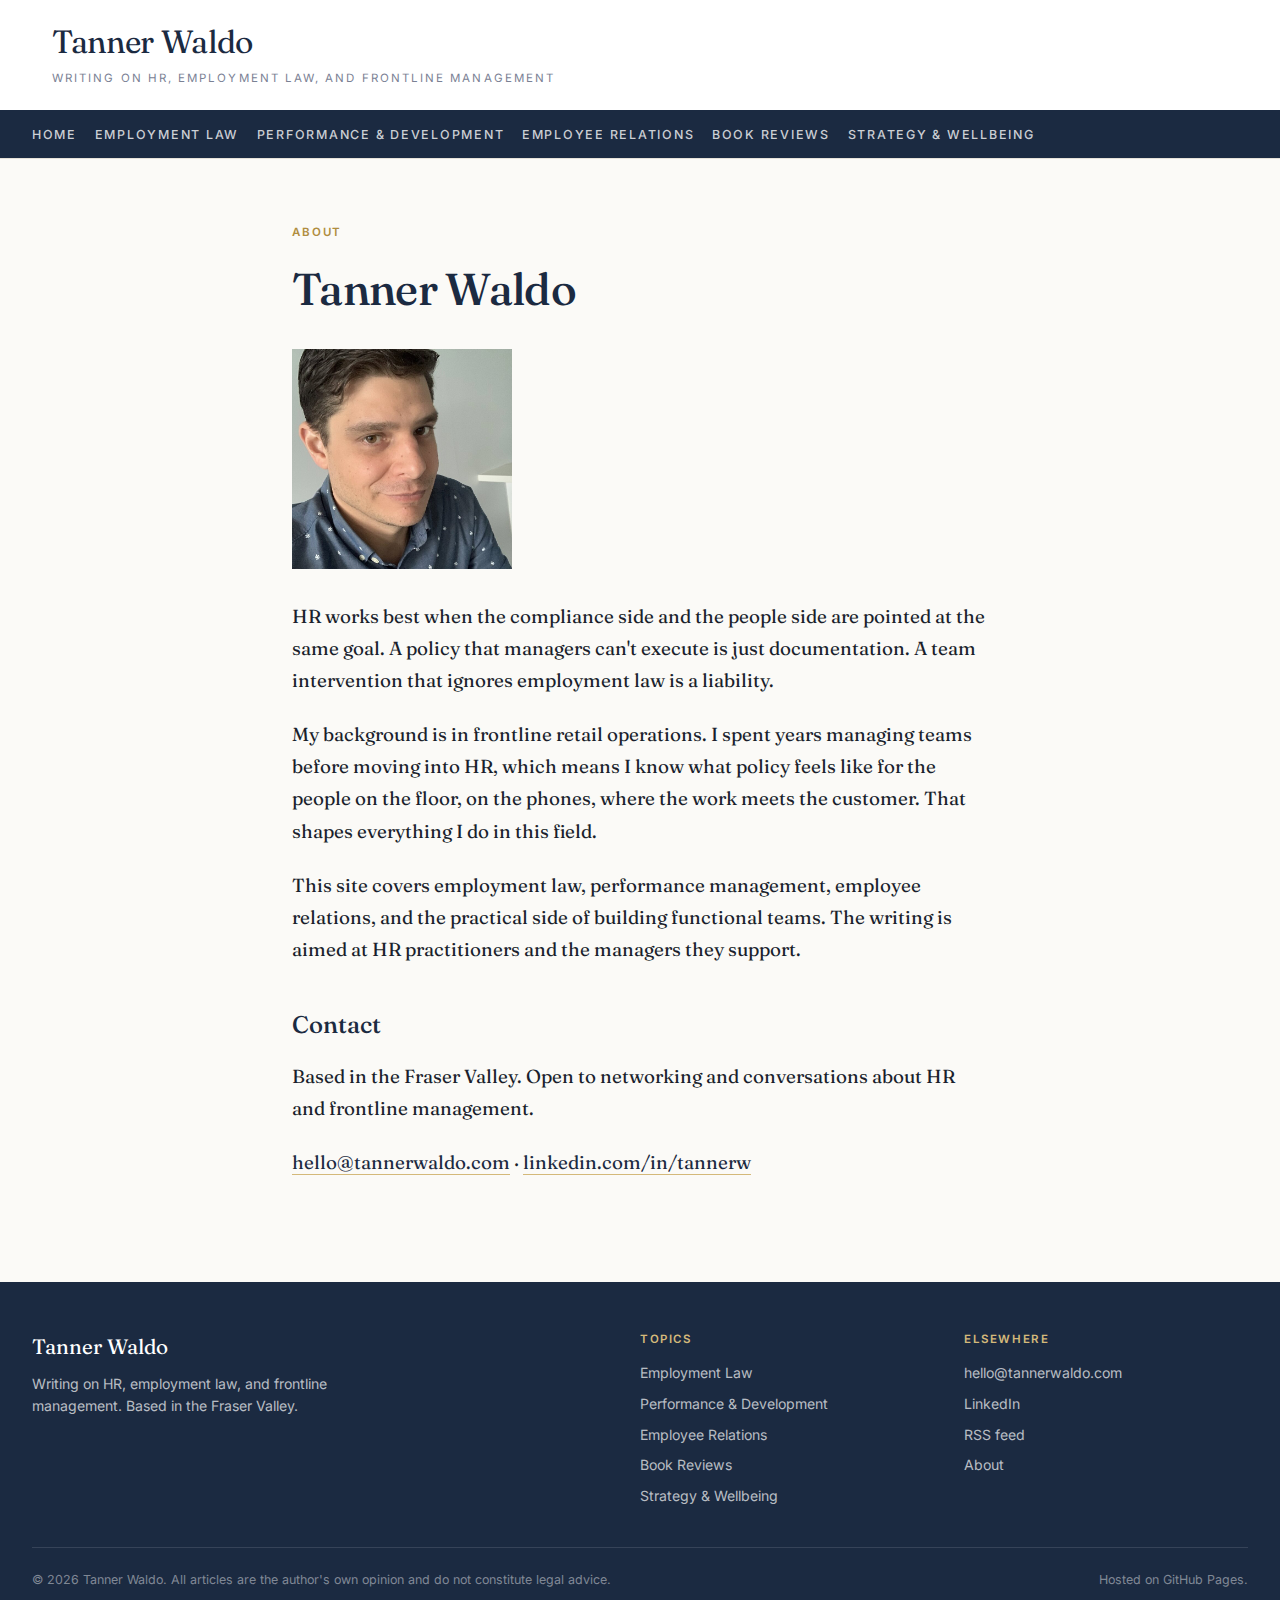
<file: about.html>
<!DOCTYPE html>
<html lang="en">
<head>
<title>About — Tanner Waldo</title>
<meta charset="UTF-8">
<meta name="viewport" content="width=device-width, initial-scale=1.0">
<link rel="alternate" type="application/rss+xml" title="Tanner Waldo — RSS" href="feed.xml">
<link rel="preconnect" href="https://fonts.googleapis.com">
<link rel="preconnect" href="https://fonts.gstatic.com" crossorigin>
<link href="https://fonts.googleapis.com/css2?family=Fraunces:opsz,wght,SOFT@9..144,300;9..144,400;9..144,500;9..144,600&family=Inter:wght@400;500;600&display=swap" rel="stylesheet">
<link rel="stylesheet" href="assets/css/site.css">
<meta name="description" content="About Tanner Waldo: HR practitioner writing on employment law, performance management, and frontline operations from the Fraser Valley.">
</head>
<body>

<header class="masthead">
  <div class="masthead-top">
    <a href="./"><div class="wordmark">Tanner Waldo</div></a>
    <div class="wordmark-sub">Writing on HR, employment law, and frontline management</div>
  </div>
  <nav class="topnav">
    <div class="topnav-inner">
      <ul class="nav-cats">
        <li><a href="./">Home</a></li>
        <li><a href="category/employment-law.html">Employment Law</a></li>
        <li><a href="category/performance.html">Performance &amp; Development</a></li>
        <li><a href="category/employee-relations.html">Employee Relations</a></li>
        <li><a href="category/book-reviews.html">Book Reviews</a></li>
        <li><a href="category/strategy.html">Strategy &amp; Wellbeing</a></li>
      </ul>
      <div class="nav-utility">
        <a href="about.html" class="active">About</a>
        <a href="./#contact">Contact</a>
        <a href="feed.xml" title="RSS feed">RSS</a>
      </div>
    </div>
  </nav>
</header>

<main class="about-page">
  <div class="kicker">About</div>
  <h1>Tanner Waldo</h1>
  <div class="portrait" style="background-image:url('assets/images/profile.jpg');" aria-label="Photo of Tanner Waldo"></div>

  <p>HR works best when the compliance side and the people side are pointed at the same goal. A policy that managers can't execute is just documentation. A team intervention that ignores employment law is a liability.</p>

  <p>My background is in frontline retail operations. I spent years managing teams before moving into HR, which means I know what policy feels like for the people on the floor, on the phones, where the work meets the customer. That shapes everything I do in this field.</p>

  <p>This site covers employment law, performance management, employee relations, and the practical side of building functional teams. The writing is aimed at HR practitioners and the managers they support.</p>

  <h2 style="font-family:var(--serif);font-weight:500;color:var(--navy);font-size:1.5rem;margin-top:2.5rem;margin-bottom:1rem;">Contact</h2>

  <p>Based in the Fraser Valley. Open to networking and conversations about HR and frontline management.</p>

  <p><a href="mailto:hello@tannerwaldo.com">hello@tannerwaldo.com</a> &middot; <a href="https://linkedin.com/in/tannerw">linkedin.com/in/tannerw</a></p>
</main>

<footer>
  <div class="foot-inner">
    <div class="foot-brand">
      <h5>Tanner Waldo</h5>
      <p>Writing on HR, employment law, and frontline management. Based in the Fraser Valley.</p>
    </div>
    <div class="foot-col">
      <h6>Topics</h6>
      <ul>
        <li><a href="category/employment-law.html">Employment Law</a></li>
        <li><a href="category/performance.html">Performance &amp; Development</a></li>
        <li><a href="category/employee-relations.html">Employee Relations</a></li>
        <li><a href="category/book-reviews.html">Book Reviews</a></li>
        <li><a href="category/strategy.html">Strategy &amp; Wellbeing</a></li>
      </ul>
    </div>
    <div class="foot-col">
      <h6>Elsewhere</h6>
      <ul>
        <li><a href="mailto:hello@tannerwaldo.com">hello@tannerwaldo.com</a></li>
        <li><a href="https://linkedin.com/in/tannerw">LinkedIn</a></li>
        <li><a href="feed.xml">RSS feed</a></li>
        <li><a href="about.html">About</a></li>
      </ul>
    </div>
  </div>
  <div class="foot-base">
    <span>&copy; 2026 Tanner Waldo. All articles are the author's own opinion and do not constitute legal advice.</span>
    <span>Hosted on GitHub Pages.</span>
  </div>
</footer>

<script data-pplx-inline-edit>
(function () {
  if (window === window.top) return;

  const allowedParentOrigins = ["https://www.perplexity.ai","https://perplexity.ai","https://testing.perplexity.ai","https://staging.perplexity.ai","https://*.preview.i.perplexity.ai","http://localhost:3000","http://127.0.0.1:3000","http://localhost:5173","http://127.0.0.1:5173"];
  const MAX_FONT_BYTES = 500 * 1024;
  const MAX_TOTAL_FONT_BYTES = 2 * 1024 * 1024;
  let scrollForwarding = false;
  let scrollRaf = 0;
  let trustedTopOrigin = null;

  // Allow entries like "https://*.preview.i.perplexity.ai" — the wildcard
  // matches a single DNS label (no dots), so "https://*.foo" cannot stretch
  // across multiple labels.
  function matchesAllowedOrigin(origin) {
    if (!origin) return false;
    for (const entry of allowedParentOrigins) {
      if (!entry.includes("*")) {
        if (entry === origin) return true;
        continue;
      }
      const pattern = new RegExp(
        "^" +
          entry.replace(/[.+?^${}()|[\]\\]/g, "\\$&").replace(/\*/g, "[^.]+") +
          "$",
      );
      if (pattern.test(origin)) return true;
    }
    return false;
  }

  // Trust decision: when the sender is same-origin-visible (event.origin is a
  // real origin like https://www.perplexity.ai) we trust event.origin directly.
  // When event.origin is "null" (opaque broker srcdoc), we fall back to the
  // broker's stamped `parentOrigin` to identify the top window. The fallback
  // is claim-only — we rely on the browser's native `targetOrigin` enforcement
  // on the response path (see postToTrustedTop) to ensure replies can't be
  // delivered to anyone but the actual top window of that claimed origin.
  function getTrustedParentOrigin(event) {
    const forwardedParentOrigin =
      typeof event.data.parentOrigin === "string" ? event.data.parentOrigin : null;
    const parentOrigin = event.origin === "null" ? forwardedParentOrigin : event.origin;
    return matchesAllowedOrigin(parentOrigin) ? parentOrigin : null;
  }

  // All responses go to window.top with targetOrigin = the allowlisted origin.
  // An attacker that iframes us inside their own null-origin broker can claim
  // any parentOrigin they like, but the browser will drop the reply whenever
  // the real top's origin doesn't match — so the screenshot never leaves.
  function postToTrustedTop(message) {
    if (!trustedTopOrigin) return;
    try {
      window.top.postMessage(message, trustedTopOrigin);
    } catch (_error) {}
  }

  function inlineAll(original, clone) {
    if (original.nodeType !== 1 || clone.nodeType !== 1) return;

    try {
      const computedStyle = getComputedStyle(original);
      // cssText on a computed style is the serialized declaration in modern
      // Chromium/Safari — a single read beats enumerating ~400 longhand
      // properties. Firefox returns "" here, so we fall back on empty.
      const serialized = computedStyle.cssText;
      if (serialized) {
        clone.style.cssText = serialized;
      } else {
        const parts = new Array(computedStyle.length);
        for (let index = 0; index < computedStyle.length; index += 1) {
          const property = computedStyle[index];
          parts[index] = `${property}:${computedStyle.getPropertyValue(property)};`;
        }
        clone.style.cssText = parts.join("");
      }
    } catch (_error) {}

    const originalChildren = original.children;
    const clonedChildren = clone.children;
    for (
      let index = 0;
      index < originalChildren.length && index < clonedChildren.length;
      index += 1
    ) {
      inlineAll(originalChildren[index], clonedChildren[index]);
    }
  }

  function extractFontUrl(srcValue) {
    const matches = [
      ...srcValue.matchAll(
        /url\(["']?([^"')]+)["']?\)(?:\s*format\(["']?([^"')]+)["']?\))?/gi,
      ),
    ];
    if (matches.length === 0) return null;
    const woff2 = matches.find((m) => m[2] && m[2].toLowerCase().includes("woff2"));
    if (woff2) return woff2[1];
    const woff = matches.find((m) => m[2] && m[2].toLowerCase().includes("woff"));
    if (woff) return woff[1];
    return matches[0][1];
  }

  // Cache resolved font URL -> data URI across captures. Fonts on a page
  // essentially never change, and a batch run emits multiple captures back to
  // back — without this we'd refetch + re-base64 every time.
  const fontDataUriCache = new Map();
  const SRC_DECLARATION_RE = /src\s*:\s*[^;}]+/i;

  async function fetchAsDataUri(url) {
    if (fontDataUriCache.has(url)) return fontDataUriCache.get(url);
    let dataUri = null;
    try {
      const response = await fetch(url, { mode: "cors", credentials: "omit" });
      if (response.ok) {
        const blob = await response.blob();
        if (blob.size <= MAX_FONT_BYTES) {
          dataUri = await new Promise((resolve) => {
            const reader = new FileReader();
            reader.onloadend = () =>
              resolve(typeof reader.result === "string" ? reader.result : null);
            reader.onerror = () => resolve(null);
            reader.readAsDataURL(blob);
          });
        }
      }
    } catch (_error) {
      dataUri = null;
    }
    fontDataUriCache.set(url, dataUri);
    return dataUri;
  }

  function collectFontFaceRuleTexts() {
    const rules = [];
    for (const sheet of document.styleSheets) {
      let cssRules;
      try {
        cssRules = sheet.cssRules;
      } catch (_error) {
        continue;
      }
      if (!cssRules) continue;
      for (const rule of cssRules) {
        const cssText = rule.cssText || "";
        if (cssText.startsWith("@font-face")) rules.push(cssText);
      }
    }
    return rules;
  }

  async function buildInlinedFontCss() {
    const ruleTexts = collectFontFaceRuleTexts();
    if (ruleTexts.length === 0) return null;

    const resolved = ruleTexts.map((cssText) => {
      if (!SRC_DECLARATION_RE.test(cssText)) return null;
      const srcMatch = cssText.match(/src\s*:\s*([^;}]+)[;}]/i);
      if (!srcMatch) return null;
      const url = extractFontUrl(srcMatch[1]);
      if (!url) return null;
      try {
        return { cssText, url: new URL(url, document.baseURI).href };
      } catch (_error) {
        return null;
      }
    });

    const dataUris = await Promise.all(
      resolved.map((entry) => (entry ? fetchAsDataUri(entry.url) : Promise.resolve(null))),
    );

    const inlined = [];
    let totalBytes = 0;
    for (let index = 0; index < resolved.length; index += 1) {
      const entry = resolved[index];
      const dataUri = dataUris[index];
      if (!entry || !dataUri) continue;
      const approxBytes = dataUri.length * 0.75;
      if (totalBytes + approxBytes > MAX_TOTAL_FONT_BYTES) break;
      totalBytes += approxBytes;
      inlined.push(entry.cssText.replace(SRC_DECLARATION_RE, `src: url("${dataUri}")`));
    }
    return inlined.length > 0 ? inlined.join("\n") : null;
  }

  function stripExternal(clone) {
    const images = clone.querySelectorAll("img");
    for (let index = 0; index < images.length; index += 1) {
      const src = images[index].getAttribute("src");
      if (src && !src.startsWith("data:")) images[index].removeAttribute("src");
    }

    const elements = clone.querySelectorAll("*");
    for (let index = 0; index < elements.length; index += 1) {
      const style = elements[index].style.cssText;
      if (style && style.includes("url(")) {
        elements[index].style.cssText = style.replace(
          /url\(["']?(?!data:)[^)"']*["']?\)/gi,
          "none",
        );
      }
    }
  }

  function emitScroll() {
    scrollRaf = 0;
    if (!scrollForwarding) return;
    postToTrustedTop({
      type: "INLINE_EDIT_SCROLL",
      scrollX: window.scrollX,
      scrollY: window.scrollY,
    });
  }

  window.addEventListener(
    "scroll",
    function () {
      if (!scrollForwarding || scrollRaf) return;
      scrollRaf = requestAnimationFrame(emitScroll);
    },
    { passive: true, capture: true },
  );

  async function handleCaptureRequest(event) {
    const requestId = event.data.requestId;
    const scrollX = window.scrollX;
    const scrollY = window.scrollY;
    const width = window.innerWidth;
    const height = window.innerHeight;

    function postResult(dataUrl) {
      postToTrustedTop({
        type: "INLINE_EDIT_SCREENSHOT_RESULT",
        requestId,
        dataUrl,
        scrollX,
        scrollY,
      });
    }

    try {
      // Wait for any pending web fonts to resolve so both inline metrics and
      // the @font-face inlining below see the same loaded faces.
      if (document.fonts && document.fonts.ready) {
        try {
          await document.fonts.ready;
        } catch (_error) {}
      }

      const clone = document.documentElement.cloneNode(true);
      inlineAll(document.documentElement, clone);

      const removedNodes = clone.querySelectorAll("script,link[rel=\"stylesheet\"],style");
      for (let index = 0; index < removedNodes.length; index += 1) {
        removedNodes[index].remove();
      }

      stripExternal(clone);

      // Re-embed web fonts as data-URI @font-face rules so the SVG rasterizer
      // can resolve them — external font URLs aren't fetched during
      // foreignObject rendering, which would otherwise force a fallback face
      // and change text metrics.
      const inlinedFontCss = await buildInlinedFontCss();
      if (inlinedFontCss) {
        const styleEl = document.createElement("style");
        styleEl.textContent = inlinedFontCss;
        const head = clone.querySelector("head");
        if (head) head.appendChild(styleEl);
        else clone.insertBefore(styleEl, clone.firstChild);
      }

      const html = new XMLSerializer().serializeToString(clone);
      const svg =
        `<svg xmlns="http://www.w3.org/2000/svg" width="${width}" height="${height}">` +
        '<foreignObject width="100%" height="100%">' +
        `<div xmlns="http://www.w3.org/1999/xhtml" style="width:${width}px;height:${height}px;overflow:hidden">` +
        `<div style="transform:translate(-${scrollX}px,-${scrollY}px);transform-origin:top left">` +
        html +
        "</div></div></foreignObject></svg>";
      const svgUrl = `data:image/svg+xml;charset=utf-8,${encodeURIComponent(svg)}`;
      const image = new Image();
      image.onload = function () {
        const canvas = document.createElement("canvas");
        canvas.width = width;
        canvas.height = height;
        canvas.getContext("2d").drawImage(image, 0, 0);
        postResult(canvas.toDataURL("image/png"));
      };
      image.onerror = function () {
        postResult(null);
      };
      image.src = svgUrl;
    } catch (_error) {
      postResult(null);
    }
  }

  window.addEventListener("message", function (event) {
    if (!event.data) return;
    // Only accept messages from the direct parent frame. Blocks sibling /
    // unrelated-window postMessage senders that could otherwise reach us.
    if (event.source !== window.parent) return;

    const trustedParentOrigin = getTrustedParentOrigin(event);
    if (!trustedParentOrigin) return;
    trustedTopOrigin = trustedParentOrigin;

    if (event.data.type === "INLINE_EDIT_SCROLL_START") {
      scrollForwarding = true;
      emitScroll();
      return;
    }

    if (event.data.type === "INLINE_EDIT_SCROLL_STOP") {
      scrollForwarding = false;
      if (scrollRaf) cancelAnimationFrame(scrollRaf);
      scrollRaf = 0;
      return;
    }

    if (event.data.type !== "INLINE_EDIT_CAPTURE_REQUEST") return;

    handleCaptureRequest(event);
  });
})();


</script></body>
</html>
</file>
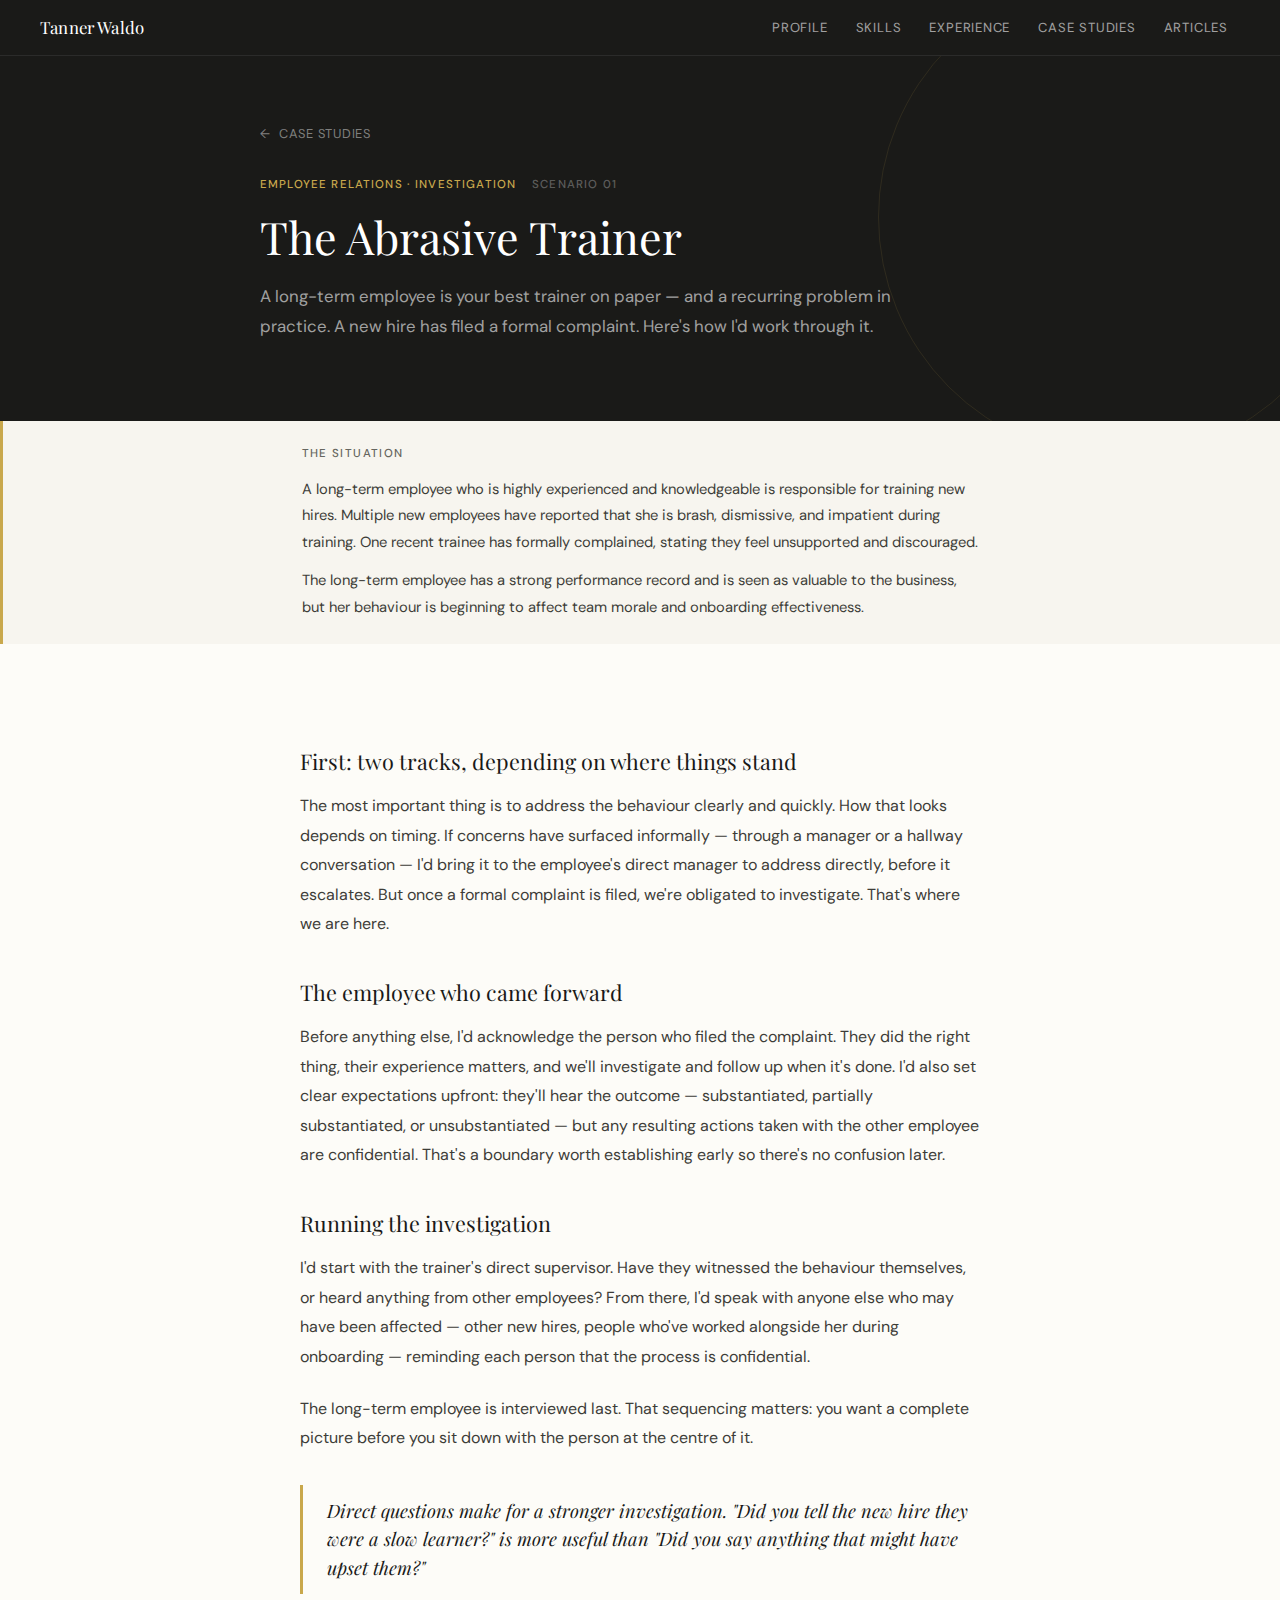
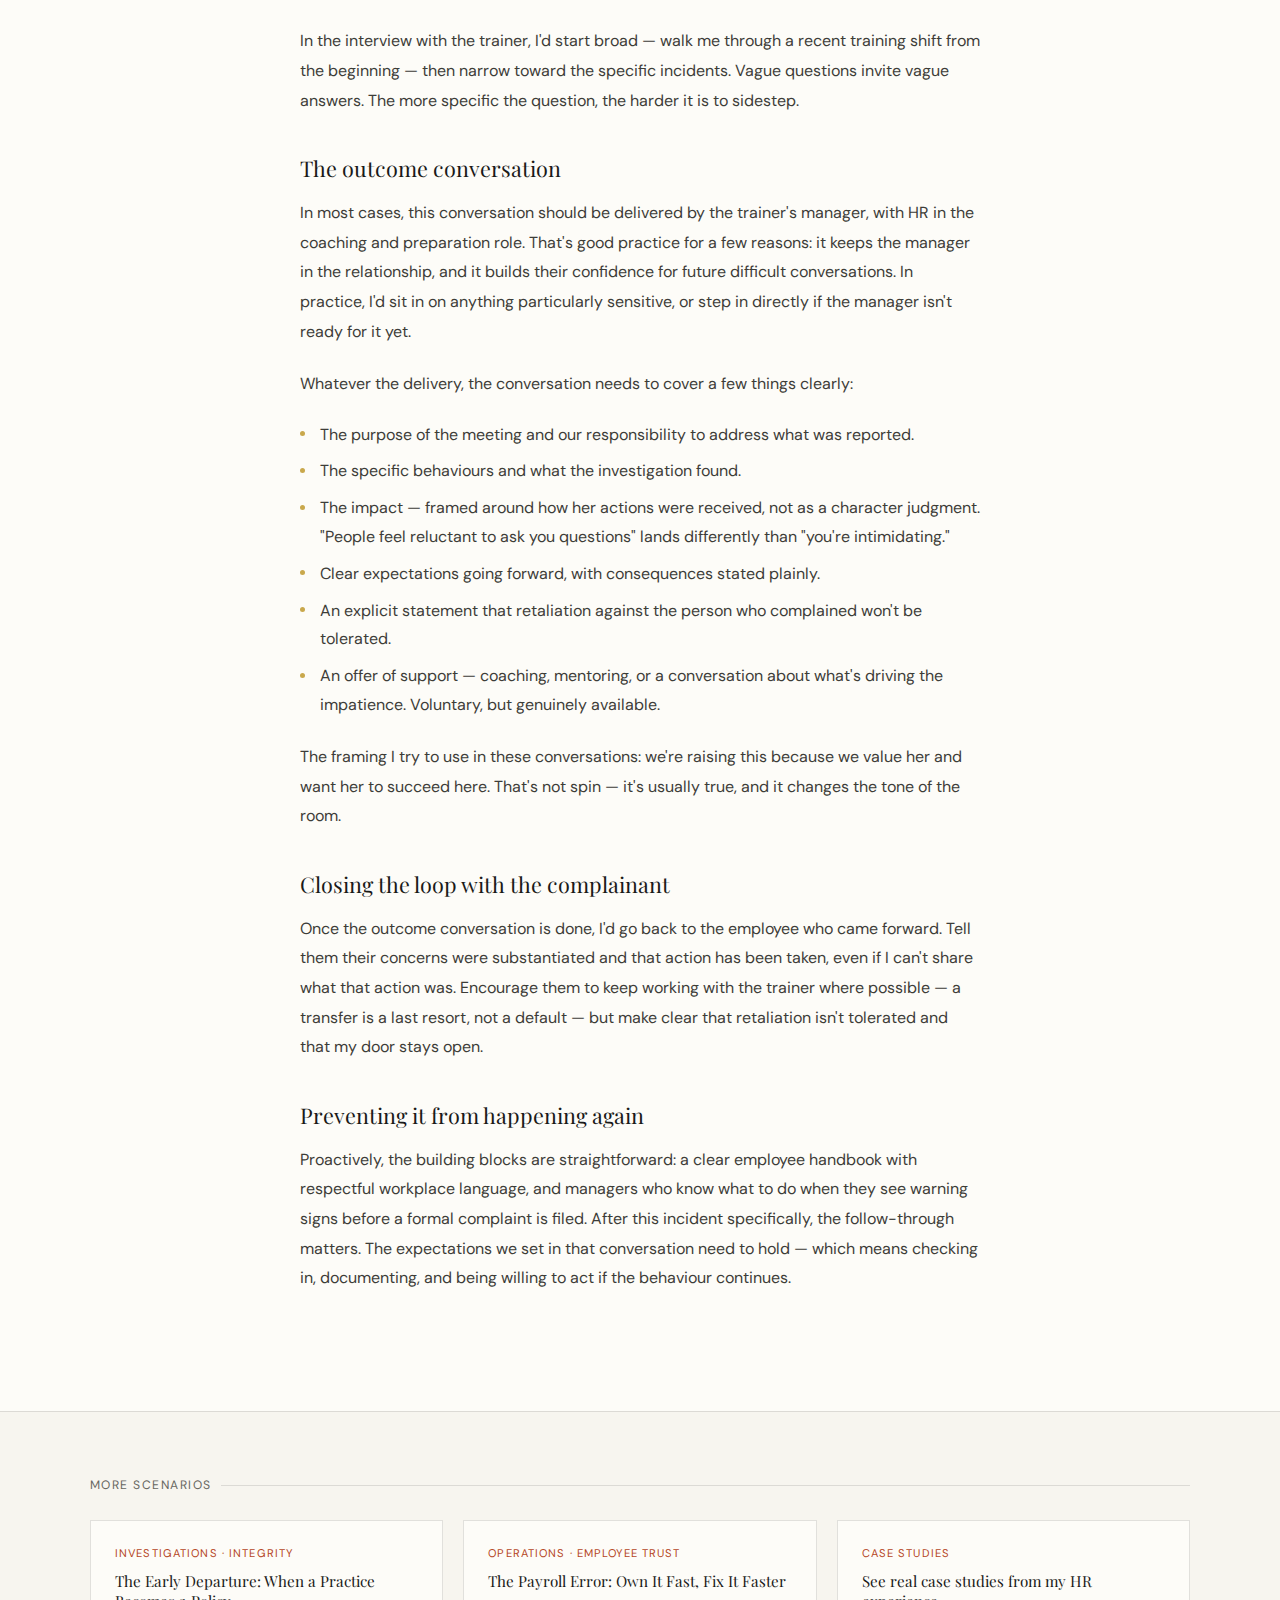
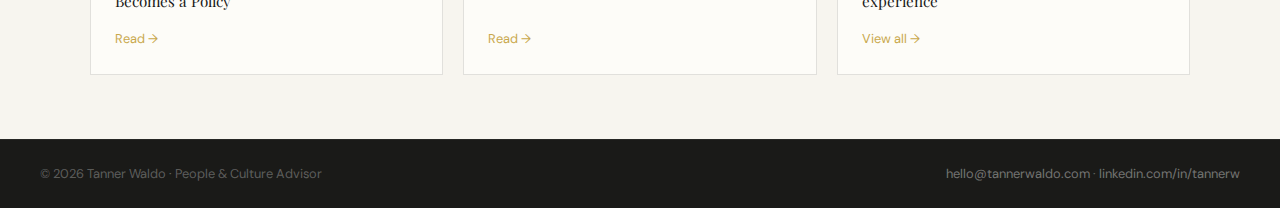
<file: abrasive-trainer.html>
<!DOCTYPE html>
<html lang="en">
<head>
<meta charset="UTF-8">
<title>Scenario: The Abrasive Trainer | Tanner Waldo</title>
<meta name="viewport" content="width=device-width, initial-scale=1.0">
<meta name="description" content="How I'd approach an employee relations situation involving a high-performing trainer whose behaviour is discouraging new hires.">
<link rel="preconnect" href="https://fonts.googleapis.com">
<link rel="preconnect" href="https://fonts.gstatic.com" crossorigin>
<link href="https://fonts.googleapis.com/css2?family=Playfair+Display:ital,wght@0,400;0,700;1,400&family=DM+Sans:wght@300;400;500&display=swap" rel="stylesheet">
<style>
  :root {
    --ink: #1a1a18; --ink-soft: #3d3d38; --cream: #f7f5ef; --warm-white: #fdfcf8;
    --gold: #c9a84c; --gold-light: #e8d5a3; --rust: #b5461e; --blue-dark: #3d3936;
    --text-muted: #666660; --border: rgba(26,26,24,0.12);
    --serif: 'Playfair Display', Georgia, serif; --sans: 'DM Sans', system-ui, sans-serif;
  }
  * { box-sizing: border-box; margin: 0; padding: 0; }
  html { scroll-behavior: smooth; }
  body { font-family: var(--sans); background: var(--warm-white); color: var(--ink); line-height: 1.6; font-size: 16px; }
  a { color: inherit; text-decoration: none; }
  .nav { position: sticky; top: 0; z-index: 100; background: var(--ink); color: #fff; display: flex; align-items: center; justify-content: space-between; padding: 0 2.5rem; height: 56px; border-bottom: 1px solid rgba(255,255,255,0.08); }
  .nav-brand { font-family: var(--serif); font-size: 1.05rem; letter-spacing: 0.01em; color: #fff; }
  .nav-links { display: flex; gap: 0.25rem; list-style: none; }
  .nav-links a { font-size: 0.82rem; letter-spacing: 0.06em; text-transform: uppercase; color: rgba(255,255,255,0.6); padding: 0.4rem 0.75rem; border-radius: 3px; transition: color 0.2s; }
  .nav-links a:hover, .nav-links a.active { color: #fff; }

  .article-header { background: var(--ink); color: #fff; padding: 4rem 2.5rem 5rem; position: relative; overflow: hidden; }
  .article-header::before { content: ''; position: absolute; top: -80px; right: -80px; width: 480px; height: 480px; border: 1px solid rgba(201,168,76,0.12); border-radius: 50%; pointer-events: none; }
  .article-header-inner { max-width: 760px; margin: 0 auto; }
  .back-link { display: inline-flex; align-items: center; gap: 0.5rem; font-size: 0.8rem; letter-spacing: 0.06em; text-transform: uppercase; color: rgba(255,255,255,0.45); margin-bottom: 2rem; transition: color 0.2s; }
  .back-link:hover { color: var(--gold); }
  .back-link::before { content: '←'; }
  .scenario-meta { display: flex; align-items: center; gap: 1rem; margin-bottom: 1rem; flex-wrap: wrap; }
  .article-tag { display: inline-block; font-size: 0.72rem; letter-spacing: 0.1em; text-transform: uppercase; color: var(--gold); font-weight: 500; }
  .scenario-num { font-size: 0.72rem; letter-spacing: 0.1em; text-transform: uppercase; color: rgba(255,255,255,0.3); font-weight: 500; }
  .article-title { font-family: var(--serif); font-size: clamp(1.8rem, 3.5vw, 2.8rem); font-weight: 400; line-height: 1.15; margin-bottom: 1.25rem; }
  .article-lede { font-size: 1.05rem; color: rgba(255,255,255,0.6); line-height: 1.75; max-width: 640px; }

  .scenario-block { background: var(--cream); border-left: 3px solid var(--gold); padding: 1.5rem 2.5rem; }
  .scenario-block-inner { max-width: 680px; margin: 0 auto; }
  .scenario-label { font-size: 0.72rem; letter-spacing: 0.12em; text-transform: uppercase; color: var(--text-muted); font-weight: 500; margin-bottom: 0.75rem; }
  .scenario-text { font-size: 0.92rem; color: var(--ink-soft); line-height: 1.8; }
  .scenario-text p + p { margin-top: 0.75rem; }

  .article-body-wrap { padding: 4rem 2.5rem 6rem; }
  .article-body { max-width: 680px; margin: 0 auto; }
  .article-body p { font-size: 1rem; color: var(--ink-soft); line-height: 1.85; margin-bottom: 1.4rem; }
  .article-body h2 { font-family: var(--serif); font-size: 1.35rem; font-weight: 400; color: var(--ink); margin: 2.5rem 0 1rem; line-height: 1.25; }
  .article-body ul { list-style: none; margin: 0 0 1.4rem; padding: 0; }
  .article-body ul li { font-size: 1rem; color: var(--ink-soft); line-height: 1.8; padding-left: 1.25rem; position: relative; margin-bottom: 0.5rem; }
  .article-body ul li::before { content: ''; position: absolute; left: 0; top: 0.65em; width: 5px; height: 5px; border-radius: 50%; background: var(--gold); }
  .article-body strong { font-weight: 500; color: var(--ink); }
  .pull-quote { border-left: 3px solid var(--gold); padding: 0.75rem 0 0.75rem 1.5rem; margin: 2rem 0; }
  .pull-quote p { font-family: var(--serif); font-size: 1.15rem !important; color: var(--ink) !important; line-height: 1.55 !important; font-style: italic; margin: 0 !important; }
  .section-divider { border: none; border-top: 1px solid var(--border); margin: 2.5rem 0; }

  .more-articles { background: var(--cream); padding: 4rem 2.5rem; border-top: 1px solid var(--border); }
  .more-inner { max-width: 1100px; margin: 0 auto; }
  .more-label { font-size: 0.76rem; letter-spacing: 0.12em; text-transform: uppercase; color: var(--text-muted); margin-bottom: 1.5rem; display: flex; align-items: center; gap: 0.6rem; }
  .more-label::after { content: ''; flex: 1; height: 1px; background: var(--border); }
  .more-grid { display: grid; grid-template-columns: repeat(3, 1fr); gap: 1.25rem; }
  .more-card { background: var(--warm-white); border: 1px solid var(--border); padding: 1.5rem; display: flex; flex-direction: column; gap: 0.6rem; transition: transform 0.2s, box-shadow 0.2s; }
  .more-card:hover { transform: translateY(-2px); box-shadow: 0 8px 24px rgba(26,26,24,0.07); }
  .more-card-tag { font-size: 0.7rem; letter-spacing: 0.1em; text-transform: uppercase; color: var(--rust); }
  .more-card-title { font-family: var(--serif); font-size: 0.95rem; font-weight: 400; line-height: 1.3; color: var(--ink); }
  .more-card-read { font-size: 0.8rem; color: var(--gold); margin-top: auto; padding-top: 0.5rem; }
  footer { background: var(--ink); border-top: 1px solid rgba(255,255,255,0.06); padding: 1.5rem 2.5rem; display: flex; justify-content: space-between; align-items: center; gap: 1rem; font-size: 0.8rem; color: rgba(255,255,255,0.3); flex-wrap: wrap; }
  footer a { color: rgba(255,255,255,0.4); }
  footer a:hover { color: rgba(255,255,255,0.75); }
  @media (max-width: 900px) { .article-header { padding: 3rem 1.5rem 4rem; } .article-body-wrap { padding: 3rem 1.5rem 5rem; } .scenario-block { padding: 1.25rem 1.5rem; } .more-grid { grid-template-columns: 1fr 1fr; } .nav { padding: 0 1.25rem; } .nav-links { display: none; } .more-articles { padding: 3rem 1.5rem; } }
  @media (max-width: 600px) { .more-grid { grid-template-columns: 1fr; } }
</style>
</head>
<body>

<header class="nav">
  <a href="/" class="nav-brand">Tanner Waldo</a>
  <nav>
    <ul class="nav-links">
      <li><a href="/#about">Profile</a></li>
      <li><a href="/#skills">Skills</a></li>
      <li><a href="/#experience">Experience</a></li>
      <li><a href="/#cases">Case Studies</a></li>
      <li><a href="/articles.html">Articles</a></li>
    </ul>
  </nav>
</header>

<header class="article-header">
  <div class="article-header-inner">
    <a class="back-link" href="/#cases">Case Studies</a>
    <div class="scenario-meta">
      <span class="article-tag">Employee Relations · Investigation</span>
      <span class="scenario-num">Scenario 01</span>
    </div>
    <h1 class="article-title">The Abrasive Trainer</h1>
    <p class="article-lede">A long-term employee is your best trainer on paper — and a recurring problem in practice. A new hire has filed a formal complaint. Here's how I'd work through it.</p>
  </div>
</header>

<div class="scenario-block">
  <div class="scenario-block-inner">
    <div class="scenario-label">The situation</div>
    <div class="scenario-text">
      <p>A long-term employee who is highly experienced and knowledgeable is responsible for training new hires. Multiple new employees have reported that she is brash, dismissive, and impatient during training. One recent trainee has formally complained, stating they feel unsupported and discouraged.</p>
      <p>The long-term employee has a strong performance record and is seen as valuable to the business, but her behaviour is beginning to affect team morale and onboarding effectiveness.</p>
    </div>
  </div>
</div>

<div class="article-body-wrap">
  <article class="article-body">

    <h2>First: two tracks, depending on where things stand</h2>

    <p>The most important thing is to address the behaviour clearly and quickly. How that looks depends on timing. If concerns have surfaced informally — through a manager or a hallway conversation — I'd bring it to the employee's direct manager to address directly, before it escalates. But once a formal complaint is filed, we're obligated to investigate. That's where we are here.</p>

    <h2>The employee who came forward</h2>

    <p>Before anything else, I'd acknowledge the person who filed the complaint. They did the right thing, their experience matters, and we'll investigate and follow up when it's done. I'd also set clear expectations upfront: they'll hear the outcome — substantiated, partially substantiated, or unsubstantiated — but any resulting actions taken with the other employee are confidential. That's a boundary worth establishing early so there's no confusion later.</p>

    <h2>Running the investigation</h2>

    <p>I'd start with the trainer's direct supervisor. Have they witnessed the behaviour themselves, or heard anything from other employees? From there, I'd speak with anyone else who may have been affected — other new hires, people who've worked alongside her during onboarding — reminding each person that the process is confidential.</p>

    <p>The long-term employee is interviewed last. That sequencing matters: you want a complete picture before you sit down with the person at the centre of it.</p>

    <div class="pull-quote">
      <p>Direct questions make for a stronger investigation. "Did you tell the new hire they were a slow learner?" is more useful than "Did you say anything that might have upset them?"</p>
    </div>

    <p>In the interview with the trainer, I'd start broad — walk me through a recent training shift from the beginning — then narrow toward the specific incidents. Vague questions invite vague answers. The more specific the question, the harder it is to sidestep.</p>

    <h2>The outcome conversation</h2>

    <p>In most cases, this conversation should be delivered by the trainer's manager, with HR in the coaching and preparation role. That's good practice for a few reasons: it keeps the manager in the relationship, and it builds their confidence for future difficult conversations. In practice, I'd sit in on anything particularly sensitive, or step in directly if the manager isn't ready for it yet.</p>

    <p>Whatever the delivery, the conversation needs to cover a few things clearly:</p>

    <ul>
      <li>The purpose of the meeting and our responsibility to address what was reported.</li>
      <li>The specific behaviours and what the investigation found.</li>
      <li>The impact — framed around how her actions were received, not as a character judgment. "People feel reluctant to ask you questions" lands differently than "you're intimidating."</li>
      <li>Clear expectations going forward, with consequences stated plainly.</li>
      <li>An explicit statement that retaliation against the person who complained won't be tolerated.</li>
      <li>An offer of support — coaching, mentoring, or a conversation about what's driving the impatience. Voluntary, but genuinely available.</li>
    </ul>

    <p>The framing I try to use in these conversations: we're raising this because we value her and want her to succeed here. That's not spin — it's usually true, and it changes the tone of the room.</p>

    <h2>Closing the loop with the complainant</h2>

    <p>Once the outcome conversation is done, I'd go back to the employee who came forward. Tell them their concerns were substantiated and that action has been taken, even if I can't share what that action was. Encourage them to keep working with the trainer where possible — a transfer is a last resort, not a default — but make clear that retaliation isn't tolerated and that my door stays open.</p>

    <h2>Preventing it from happening again</h2>

    <p>Proactively, the building blocks are straightforward: a clear employee handbook with respectful workplace language, and managers who know what to do when they see warning signs before a formal complaint is filed. After this incident specifically, the follow-through matters. The expectations we set in that conversation need to hold — which means checking in, documenting, and being willing to act if the behaviour continues.</p>

  </article>
</div>

<section class="more-articles">
  <div class="more-inner">
    <div class="more-label">More scenarios</div>
    <div class="more-grid">
      <a class="more-card" href="/scenarios/early-departure.html">
        <span class="more-card-tag">Investigations · Integrity</span>
        <span class="more-card-title">The Early Departure: When a Practice Becomes a Policy</span>
        <span class="more-card-read">Read →</span>
      </a>
      <a class="more-card" href="/scenarios/payroll-error.html">
        <span class="more-card-tag">Operations · Employee Trust</span>
        <span class="more-card-title">The Payroll Error: Own It Fast, Fix It Faster</span>
        <span class="more-card-read">Read →</span>
      </a>
      <a class="more-card" href="/#cases">
        <span class="more-card-tag">Case Studies</span>
        <span class="more-card-title">See real case studies from my HR experience</span>
        <span class="more-card-read">View all →</span>
      </a>
    </div>
  </div>
</section>

<footer>
  <span>© <span id="yr"></span> Tanner Waldo · People &amp; Culture Advisor</span>
  <span><a href="mailto:hello@tannerwaldo.com">hello@tannerwaldo.com</a> · <a href="https://www.linkedin.com/in/tannerw" target="_blank">linkedin.com/in/tannerw</a></span>
</footer>
<script>document.getElementById('yr').textContent = new Date().getFullYear();</script>
</body>
</html>
</file>
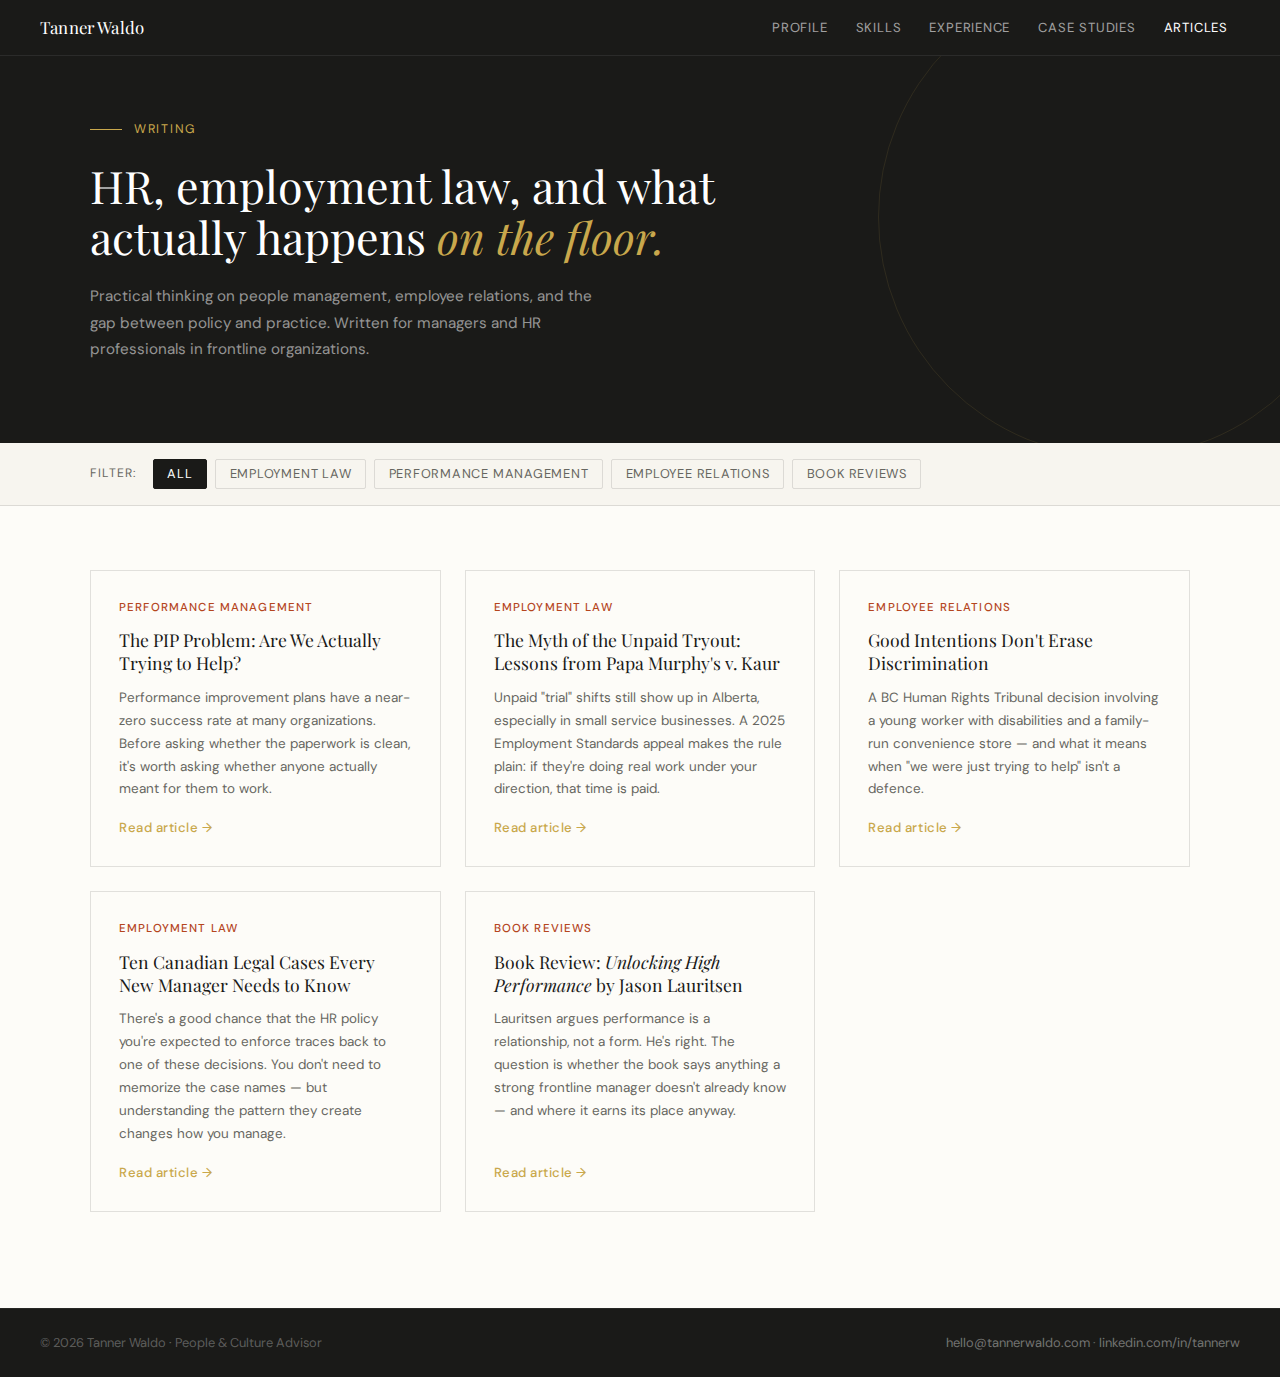
<file: articles.html>
<!DOCTYPE html>
<html lang="en">
<head>
<meta charset="UTF-8">
<title>Articles | Tanner Waldo</title>
<meta name="viewport" content="width=device-width, initial-scale=1.0">
<meta name="description" content="Practical writing on HR, employment law, and frontline people management by Tanner Waldo.">
<link rel="preconnect" href="https://fonts.googleapis.com">
<link rel="preconnect" href="https://fonts.gstatic.com" crossorigin>
<link href="https://fonts.googleapis.com/css2?family=Playfair+Display:ital,wght@0,400;0,700;1,400&family=DM+Sans:wght@300;400;500&display=swap" rel="stylesheet">
<style>
  :root {
    --ink: #1a1a18;
    --ink-soft: #3d3d38;
    --cream: #f7f5ef;
    --warm-white: #fdfcf8;
    --gold: #c9a84c;
    --gold-light: #e8d5a3;
    --rust: #b5461e;
    --blue-dark: #3d3936;
    --text-muted: #666660;
    --border: rgba(26,26,24,0.12);
    --serif: 'Playfair Display', Georgia, serif;
    --sans: 'DM Sans', system-ui, sans-serif;
  }

  * { box-sizing: border-box; margin: 0; padding: 0; }
  html { scroll-behavior: smooth; }
  body { font-family: var(--sans); background: var(--warm-white); color: var(--ink); line-height: 1.6; font-size: 16px; }
  a { color: inherit; text-decoration: none; }

  .nav {
    position: sticky; top: 0; z-index: 100;
    background: var(--ink); color: #fff;
    display: flex; align-items: center; justify-content: space-between;
    padding: 0 2.5rem; height: 56px;
    border-bottom: 1px solid rgba(255,255,255,0.08);
  }
  .nav-brand { font-family: var(--serif); font-size: 1.05rem; letter-spacing: 0.01em; color: #fff; }
  .nav-links { display: flex; gap: 0.25rem; list-style: none; }
  .nav-links a { font-size: 0.82rem; letter-spacing: 0.06em; text-transform: uppercase; color: rgba(255,255,255,0.6); padding: 0.4rem 0.75rem; border-radius: 3px; transition: color 0.2s; }
  .nav-links a:hover, .nav-links a.active { color: #fff; }

  /* Page header */
  .page-header {
    background: var(--ink); color: #fff;
    padding: 4rem 2.5rem 5rem;
    position: relative; overflow: hidden;
  }
  .page-header::before {
    content: ''; position: absolute; top: -80px; right: -80px;
    width: 480px; height: 480px;
    border: 1px solid rgba(201,168,76,0.12); border-radius: 50%;
    pointer-events: none;
  }
  .page-header-inner { max-width: 1100px; margin: 0 auto; }
  .page-eyebrow {
    font-size: 0.78rem; letter-spacing: 0.14em; text-transform: uppercase;
    color: var(--gold); margin-bottom: 1.25rem;
    display: flex; align-items: center; gap: 0.75rem;
  }
  .page-eyebrow::before { content: ''; display: block; width: 32px; height: 1px; background: var(--gold); }
  .page-title {
    font-family: var(--serif); font-size: clamp(2rem, 3.5vw, 3rem);
    font-weight: 400; line-height: 1.15; max-width: 640px;
    margin-bottom: 1.25rem;
  }
  .page-title em { font-style: italic; color: var(--gold); }
  .page-desc {
    font-size: 0.95rem; color: rgba(255,255,255,0.55);
    max-width: 520px; line-height: 1.75;
  }

  /* Filter bar */
  .filter-bar {
    background: var(--cream);
    border-bottom: 1px solid var(--border);
    padding: 0 2.5rem;
  }
  .filter-bar-inner {
    max-width: 1100px; margin: 0 auto;
    display: flex; align-items: center; gap: 0.5rem;
    padding: 1rem 0; flex-wrap: wrap;
  }
  .filter-label {
    font-size: 0.76rem; letter-spacing: 0.1em; text-transform: uppercase;
    color: var(--text-muted); margin-right: 0.5rem;
  }
  .filter-btn {
    font-family: var(--sans); font-size: 0.8rem; letter-spacing: 0.06em;
    text-transform: uppercase; padding: 0.35rem 0.85rem;
    border: 1px solid var(--border); border-radius: 2px;
    background: transparent; color: var(--text-muted);
    cursor: pointer; transition: all 0.15s;
  }
  .filter-btn:hover { border-color: var(--ink); color: var(--ink); }
  .filter-btn.active { background: var(--ink); color: #fff; border-color: var(--ink); }

  /* Article grid */
  .articles-section { padding: 4rem 2.5rem 6rem; }
  .articles-inner { max-width: 1100px; margin: 0 auto; }
  .articles-grid {
    display: grid;
    grid-template-columns: repeat(3, 1fr);
    gap: 1.5rem;
  }

  .article-card {
    background: var(--warm-white);
    border: 1px solid var(--border);
    padding: 1.75rem;
    display: flex; flex-direction: column; gap: 0.75rem;
    transition: transform 0.2s, box-shadow 0.2s;
    cursor: pointer;
    text-decoration: none; color: inherit;
  }
  .article-card:hover {
    transform: translateY(-3px);
    box-shadow: 0 12px 32px rgba(26,26,24,0.08);
  }
  .article-card[data-hidden="true"] { display: none; }

  .article-tag {
    display: inline-block; font-size: 0.72rem; letter-spacing: 0.1em;
    text-transform: uppercase; color: var(--rust); font-weight: 500;
  }
  .article-title {
    font-family: var(--serif); font-size: 1.1rem; font-weight: 400;
    line-height: 1.3; color: var(--ink);
  }
  .article-excerpt {
    font-size: 0.84rem; color: var(--text-muted);
    line-height: 1.7; flex: 1;
  }
  .article-read {
    font-size: 0.82rem; color: var(--gold); font-weight: 500;
    letter-spacing: 0.04em; display: flex; align-items: center; gap: 0.35rem;
    margin-top: 0.25rem;
  }

  /* Empty state */
  .empty-state {
    grid-column: 1 / -1; text-align: center; padding: 4rem 0;
    color: var(--text-muted); font-size: 0.9rem; display: none;
  }

  /* Footer */
  footer {
    background: var(--ink); border-top: 1px solid rgba(255,255,255,0.06);
    padding: 1.5rem 2.5rem;
    display: flex; justify-content: space-between; align-items: center;
    gap: 1rem; font-size: 0.8rem; color: rgba(255,255,255,0.3); flex-wrap: wrap;
  }
  footer a { color: rgba(255,255,255,0.4); }
  footer a:hover { color: rgba(255,255,255,0.75); }

  @media (max-width: 900px) {
    .articles-grid { grid-template-columns: repeat(2, 1fr); }
    .page-header { padding: 3rem 1.5rem 4rem; }
    .articles-section { padding: 3rem 1.5rem 5rem; }
    .filter-bar { padding: 0 1.5rem; }
    .nav { padding: 0 1.25rem; }
    .nav-links { display: none; }
  }
  @media (max-width: 600px) {
    .articles-grid { grid-template-columns: 1fr; }
  }
</style>
</head>
<body>

<header class="nav">
  <a href="/" class="nav-brand">Tanner Waldo</a>
  <nav>
    <ul class="nav-links">
      <li><a href="/#about">Profile</a></li>
      <li><a href="/#skills">Skills</a></li>
      <li><a href="/#experience">Experience</a></li>
      <li><a href="/#cases">Case Studies</a></li>
      <li><a href="/articles.html" class="active">Articles</a></li>
    </ul>
  </nav>
</header>

<section class="page-header">
  <div class="page-header-inner">
    <div class="page-eyebrow">Writing</div>
    <h1 class="page-title">HR, employment law, and what actually happens <em>on the floor.</em></h1>
    <p class="page-desc">Practical thinking on people management, employee relations, and the gap between policy and practice. Written for managers and HR professionals in frontline organizations.</p>
  </div>
</section>

<div class="filter-bar">
  <div class="filter-bar-inner">
    <span class="filter-label">Filter:</span>
    <button class="filter-btn active" data-filter="all">All</button>
    <button class="filter-btn" data-filter="Employment Law">Employment Law</button>
    <button class="filter-btn" data-filter="Performance Management">Performance Management</button>
    <button class="filter-btn" data-filter="Employee Relations">Employee Relations</button>
    <button class="filter-btn" data-filter="Book Reviews">Book Reviews</button>
  </div>
</div>

<section class="articles-section">
  <div class="articles-inner">
    <div class="articles-grid" id="articles-grid">

      <a class="article-card" href="/articles/pip-problem.html" data-category="Performance Management">
        <span class="article-tag">Performance Management</span>
        <h2 class="article-title">The PIP Problem: Are We Actually Trying to Help?</h2>
        <p class="article-excerpt">Performance improvement plans have a near-zero success rate at many organizations. Before asking whether the paperwork is clean, it's worth asking whether anyone actually meant for them to work.</p>
        <span class="article-read">Read article →</span>
      </a>

      <a class="article-card" href="/articles/unpaid-tryout.html" data-category="Employment Law">
        <span class="article-tag">Employment Law</span>
        <h2 class="article-title">The Myth of the Unpaid Tryout: Lessons from Papa Murphy's v. Kaur</h2>
        <p class="article-excerpt">Unpaid "trial" shifts still show up in Alberta, especially in small service businesses. A 2025 Employment Standards appeal makes the rule plain: if they're doing real work under your direction, that time is paid.</p>
        <span class="article-read">Read article →</span>
      </a>

      <a class="article-card" href="/articles/good-intentions.html" data-category="Employee Relations">
        <span class="article-tag">Employee Relations</span>
        <h2 class="article-title">Good Intentions Don't Erase Discrimination</h2>
        <p class="article-excerpt">A BC Human Rights Tribunal decision involving a young worker with disabilities and a family-run convenience store — and what it means when "we were just trying to help" isn't a defence.</p>
        <span class="article-read">Read article →</span>
      </a>

      <a class="article-card" href="/articles/ten-cases.html" data-category="Employment Law">
        <span class="article-tag">Employment Law</span>
        <h2 class="article-title">Ten Canadian Legal Cases Every New Manager Needs to Know</h2>
        <p class="article-excerpt">There's a good chance that the HR policy you're expected to enforce traces back to one of these decisions. You don't need to memorize the case names — but understanding the pattern they create changes how you manage.</p>
        <span class="article-read">Read article →</span>
      </a>

      <a class="article-card" href="/articles/unlocking-high-performance.html" data-category="Book Reviews">
        <span class="article-tag">Book Reviews</span>
        <h2 class="article-title">Book Review: <em>Unlocking High Performance</em> by Jason Lauritsen</h2>
        <p class="article-excerpt">Lauritsen argues performance is a relationship, not a form. He's right. The question is whether the book says anything a strong frontline manager doesn't already know — and where it earns its place anyway.</p>
        <span class="article-read">Read article →</span>
      </a>

    </div>
  </div>
</section>

<footer>
  <span>© <span id="yr"></span> Tanner Waldo · People &amp; Culture Advisor</span>
  <span><a href="mailto:hello@tannerwaldo.com">hello@tannerwaldo.com</a> · <a href="https://www.linkedin.com/in/tannerw" target="_blank">linkedin.com/in/tannerw</a></span>
</footer>

<script>
  document.getElementById('yr').textContent = new Date().getFullYear();

  const filterBtns = document.querySelectorAll('.filter-btn');
  const cards = document.querySelectorAll('.article-card');

  filterBtns.forEach(btn => {
    btn.addEventListener('click', () => {
      filterBtns.forEach(b => b.classList.remove('active'));
      btn.classList.add('active');

      const filter = btn.dataset.filter;
      cards.forEach(card => {
        if (filter === 'all' || card.dataset.category === filter) {
          card.removeAttribute('data-hidden');
        } else {
          card.setAttribute('data-hidden', 'true');
        }
      });
    });
  });
</script>
</body>
</html>
</file>
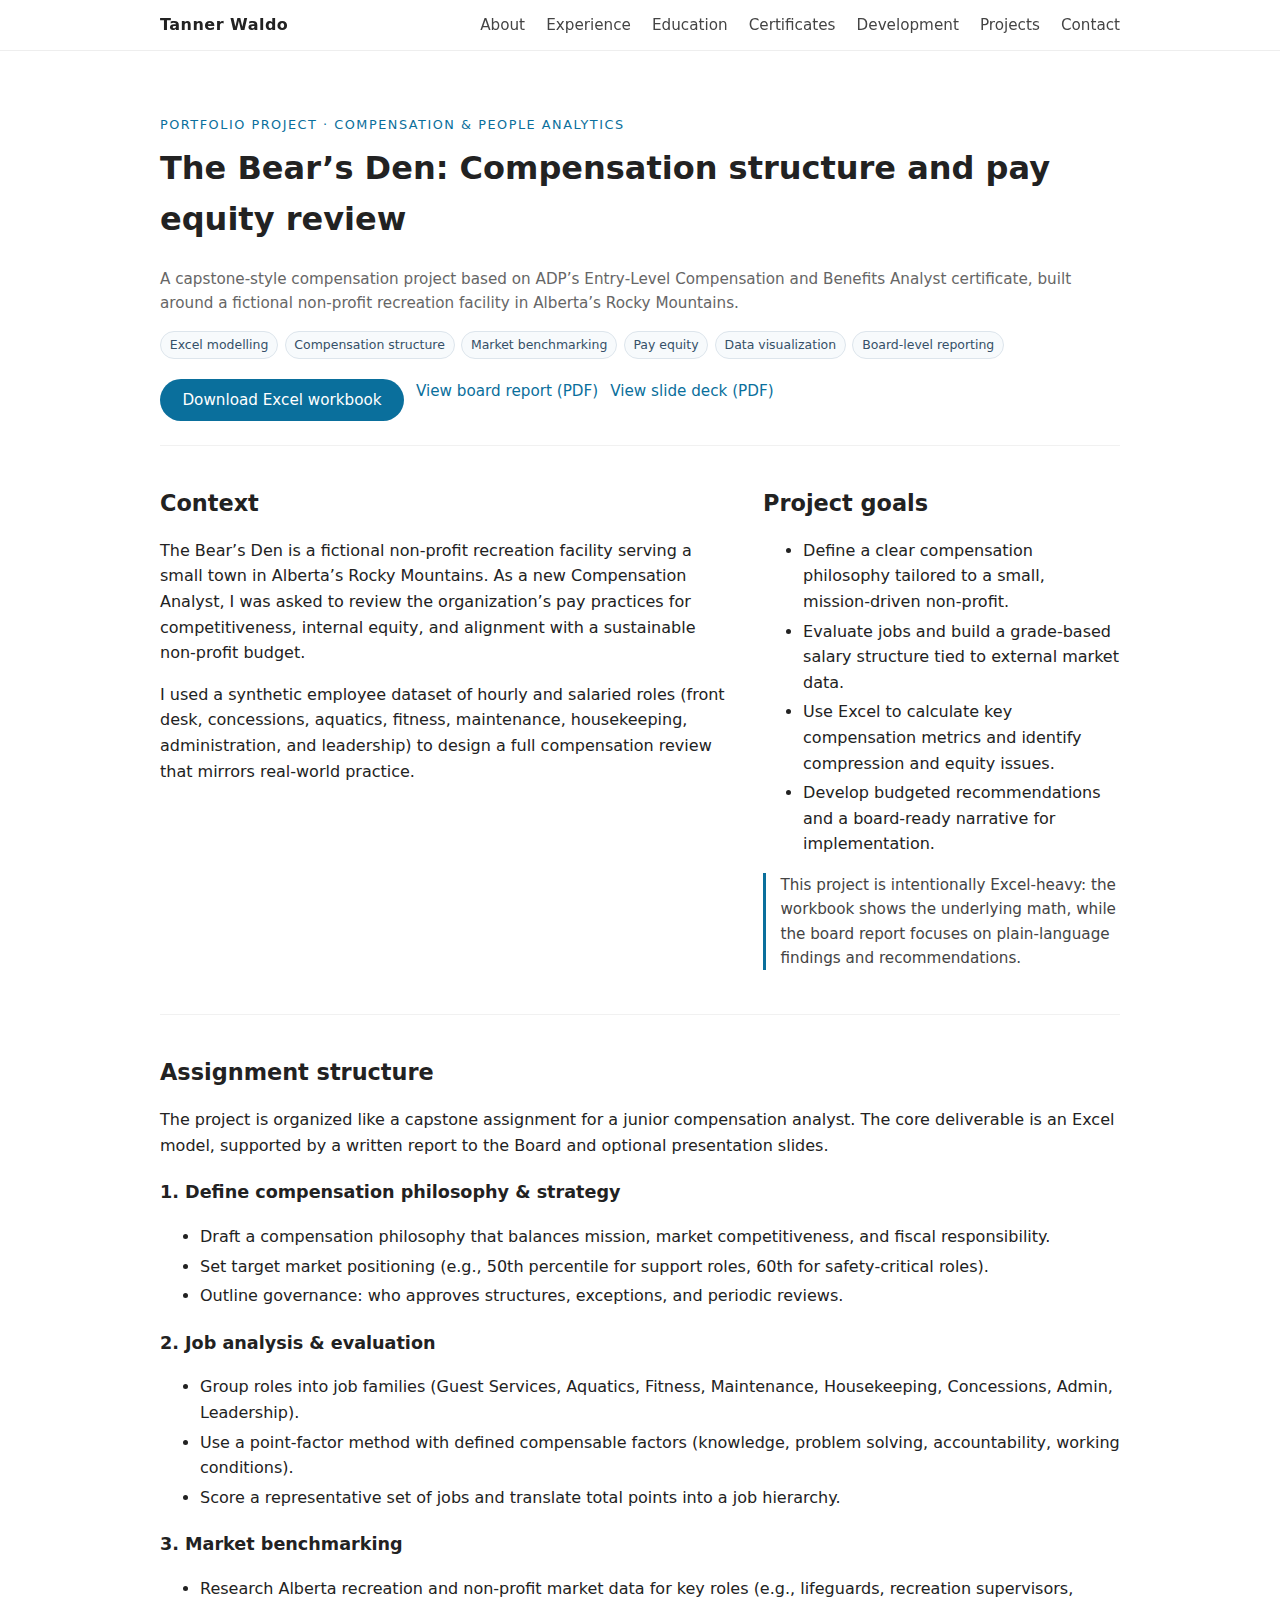
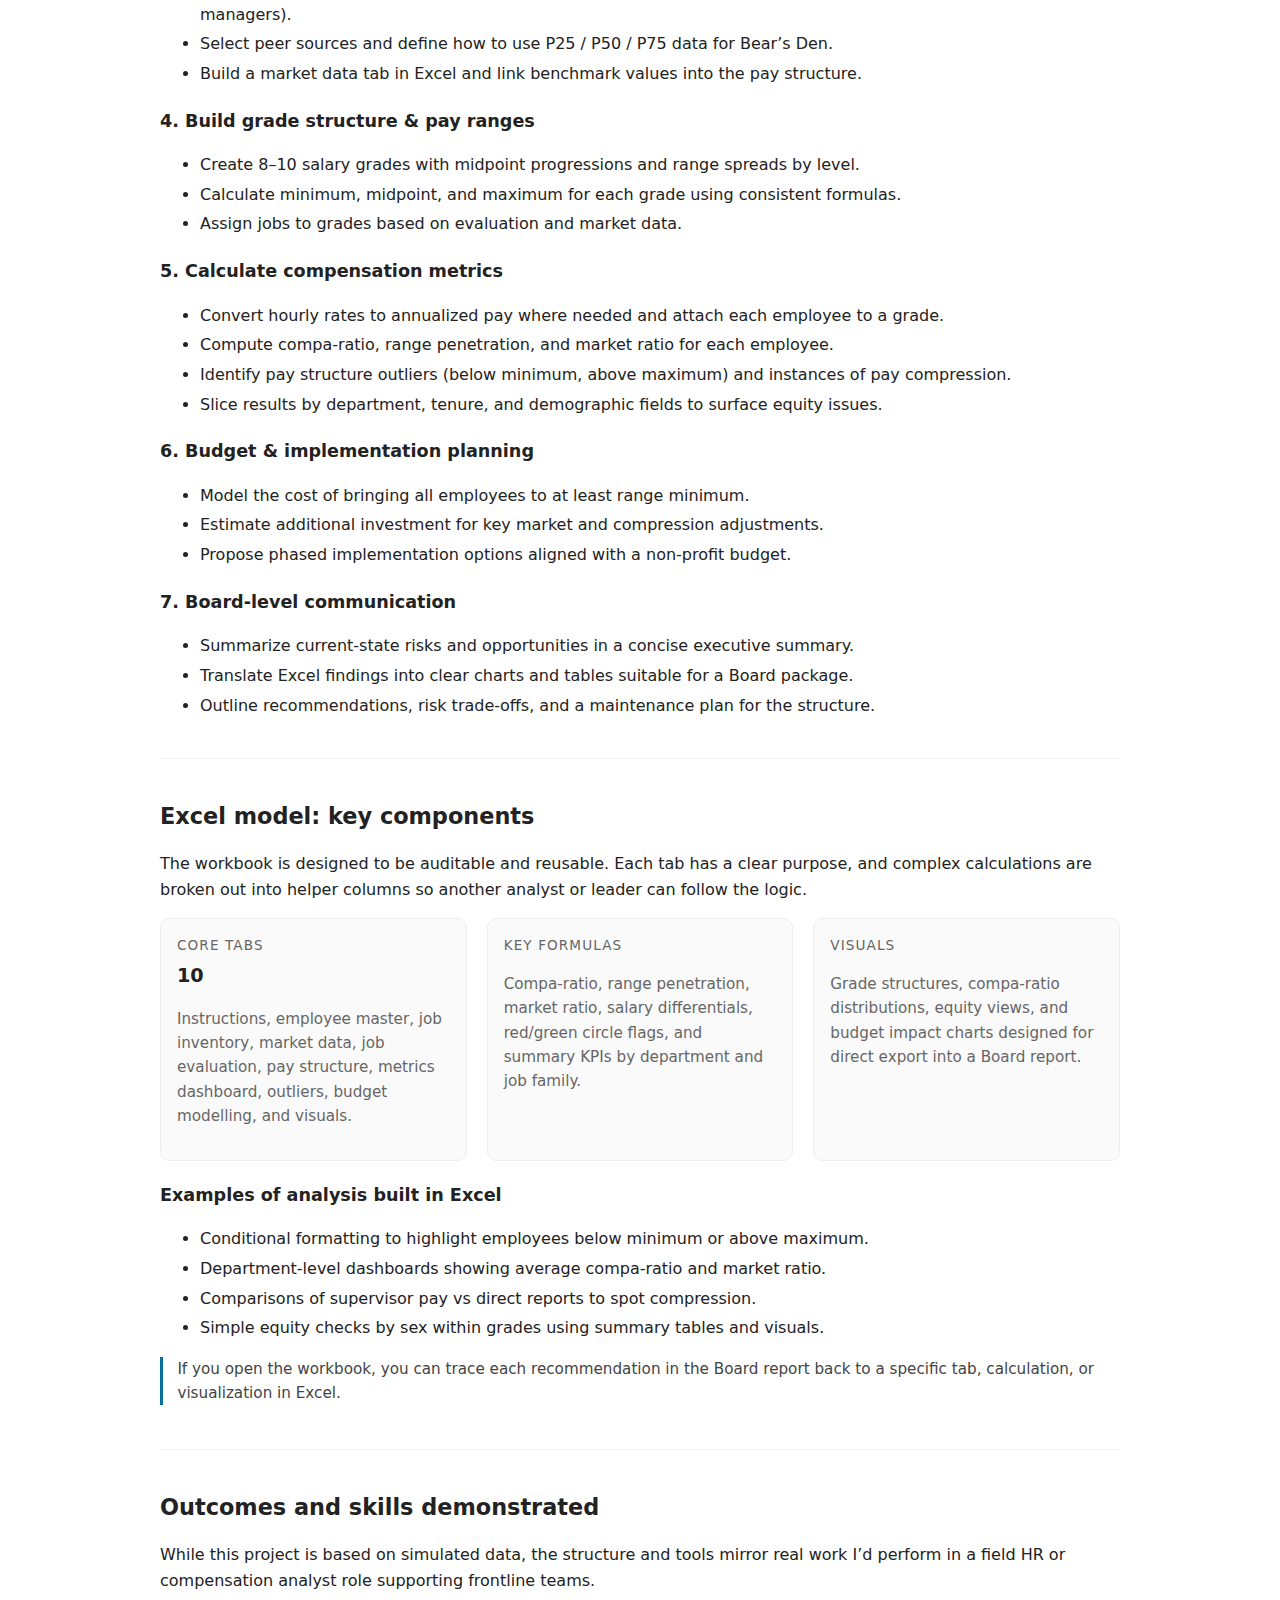
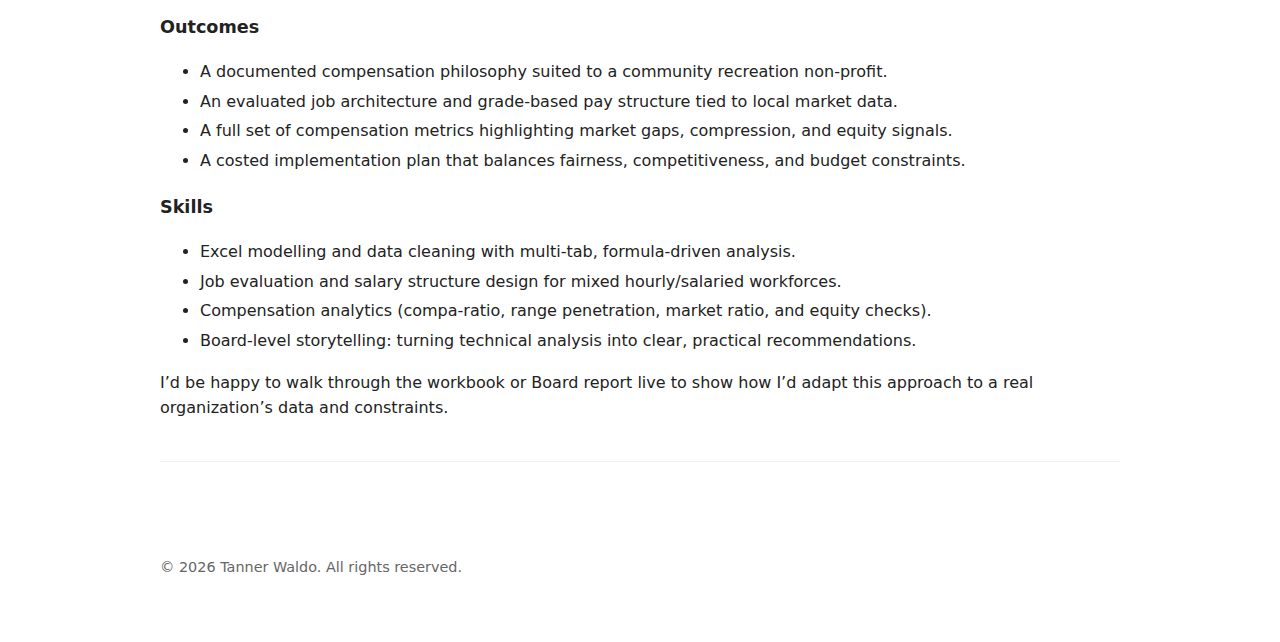
<file: compproj.html>
<!DOCTYPE html>
<html lang="en">
<head>
  <meta charset="UTF-8" />
  <title>The Bear’s Den Compensation Project – Tanner Waldo</title>
  <meta name="viewport" content="width=device-width, initial-scale=1" />
  <style>
    body { margin: 0; font-family: system-ui, -apple-system, BlinkMacSystemFont, "Segoe UI", sans-serif; line-height: 1.6; color: #222; }
    header { position: sticky; top: 0; z-index: 10; background: #ffffffee; backdrop-filter: blur(6px); border-bottom: 1px solid #eee; }
    .nav-inner { max-width: 960px; margin: 0 auto; display: flex; justify-content: space-between; align-items: center; padding: 0.75rem 1rem; }
    .brand { font-weight: 600; letter-spacing: 0.03em; }
    nav a { margin-left: 1rem; text-decoration: none; color: #444; font-size: 0.95rem; }
    nav a:hover { color: #0a6f9c; }
    main { max-width: 960px; margin: 0 auto; padding: 1.5rem 1rem 3rem; }
    section { padding: 2.5rem 0 1.5rem; border-bottom: 1px solid #f1f1f1; }
    h1, h2, h3 { margin-top: 0; }
    h1 { font-size: 2rem; }
    h2 { font-size: 1.4rem; margin-bottom: 0.25rem; }
    h3 { font-size: 1.1rem; margin-top: 1.25rem; }
    .eyebrow { font-size: 0.8rem; text-transform: uppercase; letter-spacing: 0.12em; color: #0a6f9c; margin-bottom: 0.5rem; }
    .subtle { color: #666; font-size: 0.95rem; }
    .taglist { display: flex; flex-wrap: wrap; gap: 0.4rem; margin-top: 0.5rem; }
    .tag { font-size: 0.78rem; padding: 0.2rem 0.55rem; border-radius: 999px; border: 1px solid #dde5ec; background: #f7fafc; color: #355068; }
    .btn-row { margin-top: 1.25rem; display: flex; flex-wrap: wrap; gap: 0.75rem; }
    .btn-primary { background: #0a6f9c; color: #fff; border-radius: 999px; padding: 0.55rem 1.4rem; font-size: 0.95rem; border: none; text-decoration: none; display: inline-block; }
    .btn-secondary { color: #0a6f9c; text-decoration: none; font-size: 0.95rem; }
    .two-column { display: grid; grid-template-columns: minmax(0, 1.6fr) minmax(0, 1fr); gap: 2rem; align-items: flex-start; }
    @media (max-width: 720px) {
      .nav-inner { flex-direction: column; align-items: flex-start; gap: 0.5rem; }
      nav a { margin-left: 0; margin-right: 1rem; }
      .two-column { grid-template-columns: 1fr; }
    }
    .pill { display: inline-block; border-radius: 999px; padding: 0.18rem 0.7rem; font-size: 0.78rem; background: #f2f7fb; color: #355068; border: 1px solid #dde5ec; }
    .callout { border-left: 3px solid #0a6f9c; padding-left: 0.9rem; margin: 0.75rem 0 1.25rem; font-size: 0.95rem; color: #444; }
    .list-tight li { margin-bottom: 0.25rem; }
    .grid-3 { display: grid; grid-template-columns: repeat(auto-fit, minmax(220px, 1fr)); gap: 1.25rem; margin-top: 0.75rem; }
    .card { border: 1px solid #eee; border-radius: 0.6rem; padding: 1rem; background: #fafafa; }
    .metric { font-size: 0.85rem; text-transform: uppercase; letter-spacing: 0.08em; color: #666; margin-bottom: 0.25rem; }
    .metric-value { font-size: 1.2rem; font-weight: 600; }
    footer { max-width: 960px; margin: 0 auto; padding: 2rem 1rem 3rem; font-size: 0.9rem; color: #666; }
  </style>
</head>
<body>

<header>
  <div class="nav-inner">
    <div class="brand">Tanner Waldo</div>
    <nav>
      <a href="index.html#about">About</a>
      <a href="index.html#experience">Experience</a>
      <a href="index.html#education">Education</a>
      <a href="index.html#certificates">Certificates</a>
      <a href="index.html#development">Development</a>
      <a href="index.html#projects">Projects</a>
      <a href="index.html#contact">Contact</a>
    </nav>
  </div>
</header>

<main>

  <!-- Hero / overview -->
  <section id="overview">
    <div class="eyebrow">Portfolio project · Compensation & People Analytics</div>
    <h1>The Bear’s Den: Compensation structure and pay equity review</h1>
    <p class="subtle">
      A capstone-style compensation project based on ADP’s Entry‑Level Compensation and Benefits Analyst certificate,
      built around a fictional non‑profit recreation facility in Alberta’s Rocky Mountains.
    </p>

    <div class="taglist">
      <span class="tag">Excel modelling</span>
      <span class="tag">Compensation structure</span>
      <span class="tag">Market benchmarking</span>
      <span class="tag">Pay equity</span>
      <span class="tag">Data visualization</span>
      <span class="tag">Board‑level reporting</span>
    </div>

    <div class="btn-row">
      <!-- replace href values with your real file names/paths -->
      <a class="btn-primary" href="Bears-Den-Compensation-Analysis-2026.xlsx">Download Excel workbook</a>
      <a class="btn-secondary" href="Bears-Den-Board-Report.pdf">View board report (PDF)</a>
      <a class="btn-secondary" href="Bears-Den-Board-Slides.pdf">View slide deck (PDF)</a>
    </div>
  </section>

  <!-- Context & objectives -->
  <section id="context">
    <div class="two-column">
      <div>
        <h2>Context</h2>
        <p>
          The Bear’s Den is a fictional non‑profit recreation facility serving a small town in Alberta’s Rocky Mountains.
          As a new Compensation Analyst, I was asked to review the organization’s pay practices for competitiveness,
          internal equity, and alignment with a sustainable non‑profit budget.
        </p>
        <p>
          I used a synthetic employee dataset of hourly and salaried roles (front desk, concessions, aquatics, fitness, maintenance,
          housekeeping, administration, and leadership) to design a full compensation review that mirrors real‑world practice.
        </p>
      </div>
      <div>
        <h2>Project goals</h2>
        <ul class="list-tight">
          <li>Define a clear compensation philosophy tailored to a small, mission‑driven non‑profit.</li>
          <li>Evaluate jobs and build a grade‑based salary structure tied to external market data.</li>
          <li>Use Excel to calculate key compensation metrics and identify compression and equity issues.</li>
          <li>Develop budgeted recommendations and a board‑ready narrative for implementation.</li>
        </ul>
        <p class="callout">
          This project is intentionally Excel‑heavy: the workbook shows the underlying math, while the board report
          focuses on plain‑language findings and recommendations.
        </p>
      </div>
    </div>
  </section>

  <!-- Assignment / structure -->
  <section id="assignment">
    <h2>Assignment structure</h2>
    <p>
      The project is organized like a capstone assignment for a junior compensation analyst. The core deliverable is an Excel model,
      supported by a written report to the Board and optional presentation slides.
    </p>

    <h3>1. Define compensation philosophy & strategy</h3>
    <ul class="list-tight">
      <li>Draft a compensation philosophy that balances mission, market competitiveness, and fiscal responsibility.</li>
      <li>Set target market positioning (e.g., 50th percentile for support roles, 60th for safety‑critical roles).</li>
      <li>Outline governance: who approves structures, exceptions, and periodic reviews.</li>
    </ul>

    <h3>2. Job analysis & evaluation</h3>
    <ul class="list-tight">
      <li>Group roles into job families (Guest Services, Aquatics, Fitness, Maintenance, Housekeeping, Concessions, Admin, Leadership).</li>
      <li>Use a point‑factor method with defined compensable factors (knowledge, problem solving, accountability, working conditions).</li>
      <li>Score a representative set of jobs and translate total points into a job hierarchy.</li>
    </ul>

    <h3>3. Market benchmarking</h3>
    <ul class="list-tight">
      <li>Research Alberta recreation and non‑profit market data for key roles (e.g., lifeguards, recreation supervisors, managers).</li>
      <li>Select peer sources and define how to use P25 / P50 / P75 data for Bear’s Den.</li>
      <li>Build a market data tab in Excel and link benchmark values into the pay structure.</li>
    </ul>

    <h3>4. Build grade structure & pay ranges</h3>
    <ul class="list-tight">
      <li>Create 8–10 salary grades with midpoint progressions and range spreads by level.</li>
      <li>Calculate minimum, midpoint, and maximum for each grade using consistent formulas.</li>
      <li>Assign jobs to grades based on evaluation and market data.</li>
    </ul>

    <h3>5. Calculate compensation metrics</h3>
    <ul class="list-tight">
      <li>Convert hourly rates to annualized pay where needed and attach each employee to a grade.</li>
      <li>Compute compa‑ratio, range penetration, and market ratio for each employee.</li>
      <li>Identify pay structure outliers (below minimum, above maximum) and instances of pay compression.</li>
      <li>Slice results by department, tenure, and demographic fields to surface equity issues.</li>
    </ul>

    <h3>6. Budget & implementation planning</h3>
    <ul class="list-tight">
      <li>Model the cost of bringing all employees to at least range minimum.</li>
      <li>Estimate additional investment for key market and compression adjustments.</li>
      <li>Propose phased implementation options aligned with a non‑profit budget.</li>
    </ul>

    <h3>7. Board‑level communication</h3>
    <ul class="list-tight">
      <li>Summarize current‑state risks and opportunities in a concise executive summary.</li>
      <li>Translate Excel findings into clear charts and tables suitable for a Board package.</li>
      <li>Outline recommendations, risk trade‑offs, and a maintenance plan for the structure.</li>
    </ul>
  </section>

  <!-- Excel focus -->
  <section id="excel">
    <h2>Excel model: key components</h2>
    <p>
      The workbook is designed to be auditable and reusable. Each tab has a clear purpose, and complex calculations are broken out
      into helper columns so another analyst or leader can follow the logic.
    </p>

    <div class="grid-3">
      <div class="card">
        <div class="metric">Core tabs</div>
        <div class="metric-value">10</div>
        <p class="subtle">
          Instructions, employee master, job inventory, market data, job evaluation,
          pay structure, metrics dashboard, outliers, budget modelling, and visuals.
        </p>
      </div>
      <div class="card">
        <div class="metric">Key formulas</div>
        <p class="subtle">
          Compa‑ratio, range penetration, market ratio, salary differentials, red/green circle flags,
          and summary KPIs by department and job family.
        </p>
      </div>
      <div class="card">
        <div class="metric">Visuals</div>
        <p class="subtle">
          Grade structures, compa‑ratio distributions, equity views, and budget impact charts
          designed for direct export into a Board report.
        </p>
      </div>
    </div>

    <h3>Examples of analysis built in Excel</h3>
    <ul class="list-tight">
      <li>Conditional formatting to highlight employees below minimum or above maximum.</li>
      <li>Department‑level dashboards showing average compa‑ratio and market ratio.</li>
      <li>Comparisons of supervisor pay vs direct reports to spot compression.</li>
      <li>Simple equity checks by sex within grades using summary tables and visuals.</li>
    </ul>

    <p class="callout">
      If you open the workbook, you can trace each recommendation in the Board report back to
      a specific tab, calculation, or visualization in Excel.
    </p>
  </section>

  <!-- Outcomes & skills -->
  <section id="outcomes">
    <h2>Outcomes and skills demonstrated</h2>
    <p>
      While this project is based on simulated data, the structure and tools mirror real work I’d perform in a field HR or
      compensation analyst role supporting frontline teams.
    </p>

    <h3>Outcomes</h3>
    <ul class="list-tight">
      <li>A documented compensation philosophy suited to a community recreation non‑profit.</li>
      <li>An evaluated job architecture and grade‑based pay structure tied to local market data.</li>
      <li>A full set of compensation metrics highlighting market gaps, compression, and equity signals.</li>
      <li>A costed implementation plan that balances fairness, competitiveness, and budget constraints.</li>
    </ul>

    <h3>Skills</h3>
    <ul class="list-tight">
      <li>Excel modelling and data cleaning with multi‑tab, formula‑driven analysis.</li>
      <li>Job evaluation and salary structure design for mixed hourly/salaried workforces.</li>
      <li>Compensation analytics (compa‑ratio, range penetration, market ratio, and equity checks).</li>
      <li>Board‑level storytelling: turning technical analysis into clear, practical recommendations.</li>
    </ul>

    <p>
      I’d be happy to walk through the workbook or Board report live to show how I’d adapt this approach
      to a real organization’s data and constraints.
    </p>
  </section>

</main>

<footer>
  <p>&copy; <span id="year"></span> Tanner Waldo. All rights reserved.</p>
</footer>

<script>
  document.getElementById('year').textContent = new Date().getFullYear();
</script>

</body>
</html>
</file>
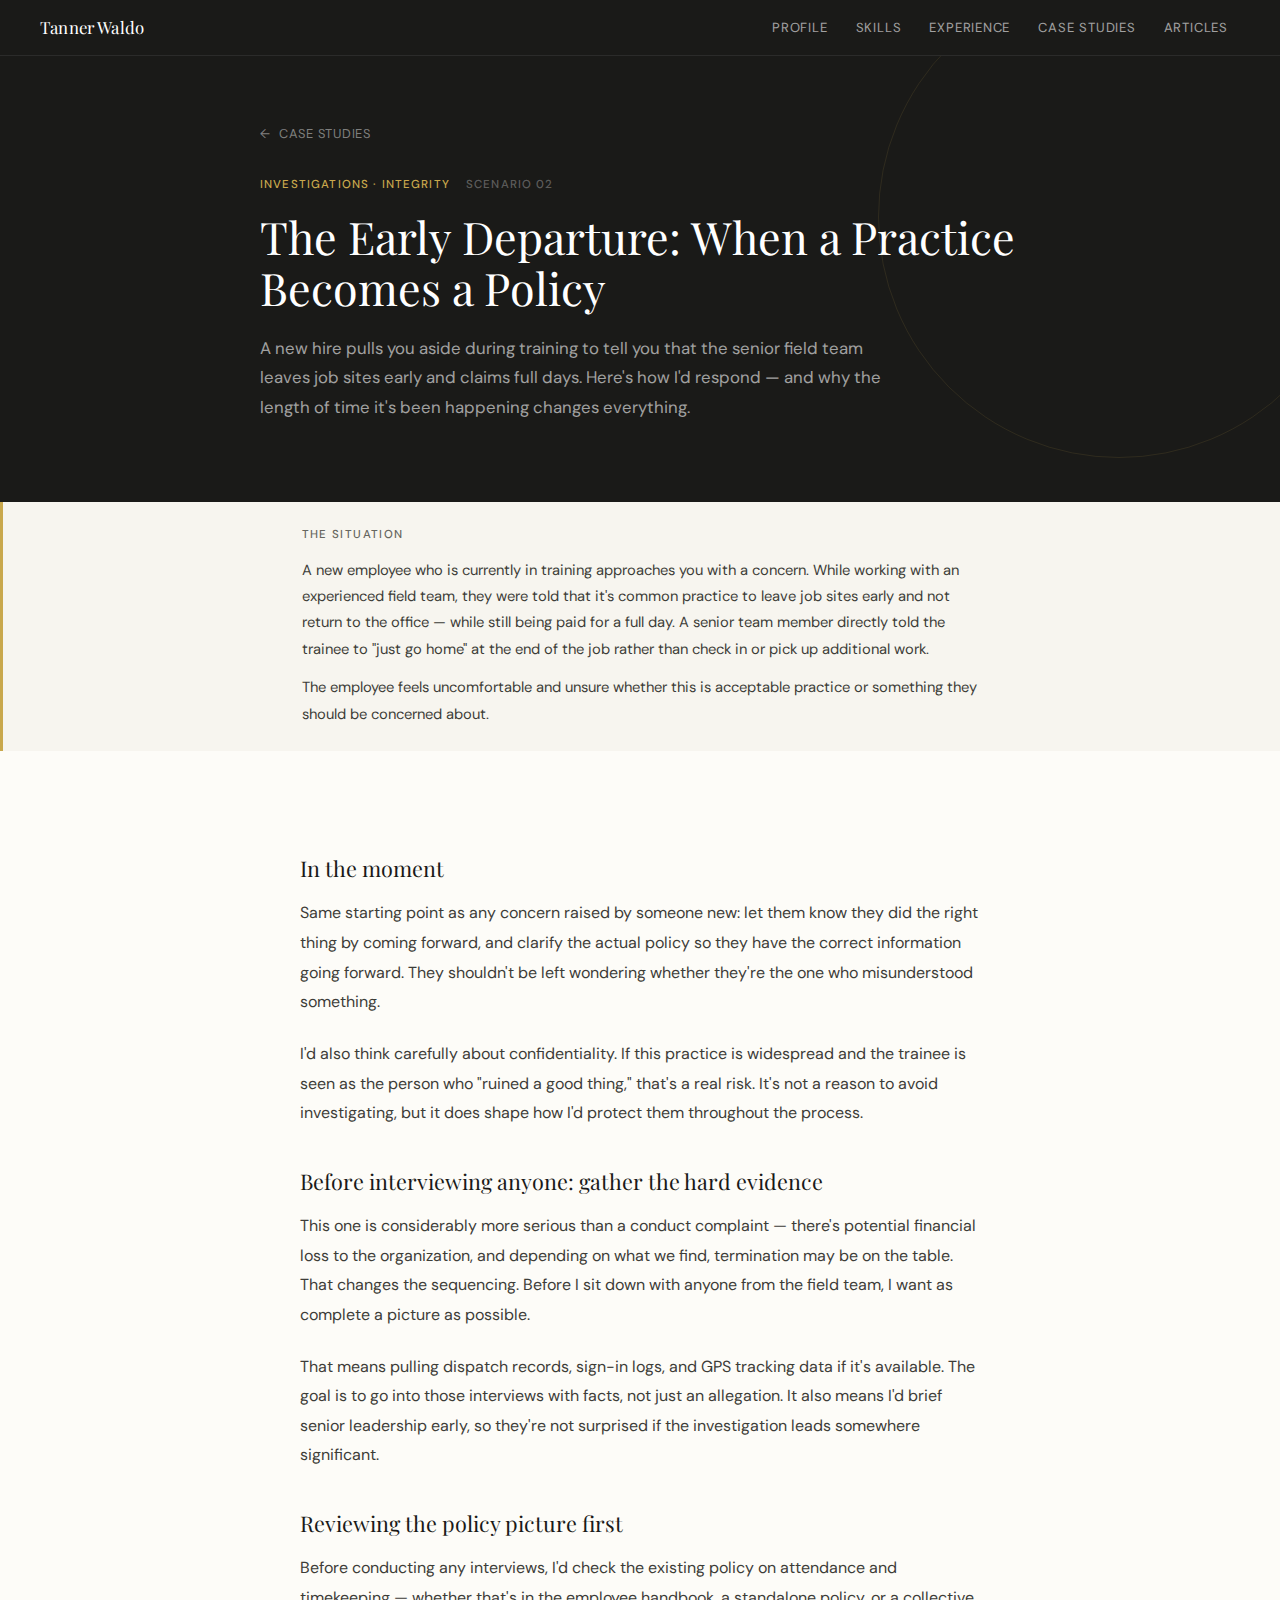
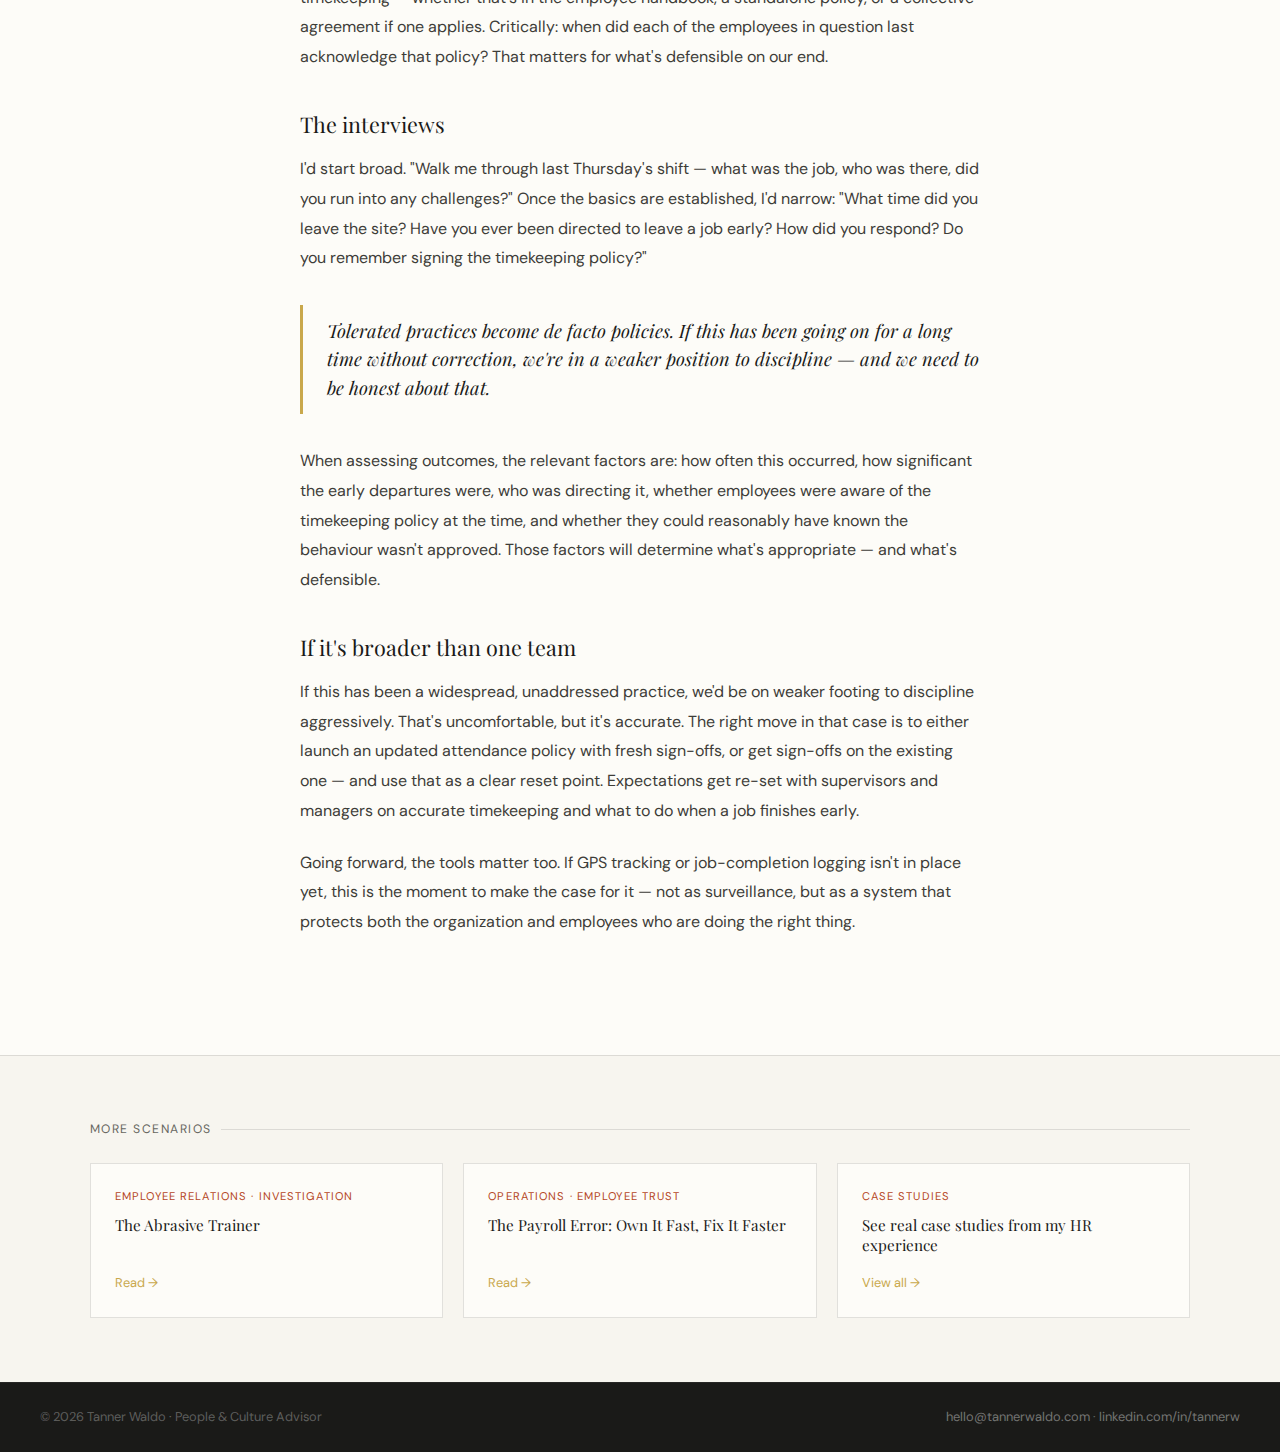
<file: early-departure.html>
<!DOCTYPE html>
<html lang="en">
<head>
<meta charset="UTF-8">
<title>Scenario: The Early Departure | Tanner Waldo</title>
<meta name="viewport" content="width=device-width, initial-scale=1.0">
<meta name="description" content="A new hire tells you that senior field staff are leaving job sites early and claiming full days. How I'd investigate and respond when a tolerated practice has become a de facto policy.">
<link rel="preconnect" href="https://fonts.googleapis.com">
<link rel="preconnect" href="https://fonts.gstatic.com" crossorigin>
<link href="https://fonts.googleapis.com/css2?family=Playfair+Display:ital,wght@0,400;0,700;1,400&family=DM+Sans:wght@300;400;500&display=swap" rel="stylesheet">
<style>
  :root {
    --ink: #1a1a18; --ink-soft: #3d3d38; --cream: #f7f5ef; --warm-white: #fdfcf8;
    --gold: #c9a84c; --gold-light: #e8d5a3; --rust: #b5461e; --blue-dark: #3d3936;
    --text-muted: #666660; --border: rgba(26,26,24,0.12);
    --serif: 'Playfair Display', Georgia, serif; --sans: 'DM Sans', system-ui, sans-serif;
  }
  * { box-sizing: border-box; margin: 0; padding: 0; }
  html { scroll-behavior: smooth; }
  body { font-family: var(--sans); background: var(--warm-white); color: var(--ink); line-height: 1.6; font-size: 16px; }
  a { color: inherit; text-decoration: none; }
  .nav { position: sticky; top: 0; z-index: 100; background: var(--ink); color: #fff; display: flex; align-items: center; justify-content: space-between; padding: 0 2.5rem; height: 56px; border-bottom: 1px solid rgba(255,255,255,0.08); }
  .nav-brand { font-family: var(--serif); font-size: 1.05rem; letter-spacing: 0.01em; color: #fff; }
  .nav-links { display: flex; gap: 0.25rem; list-style: none; }
  .nav-links a { font-size: 0.82rem; letter-spacing: 0.06em; text-transform: uppercase; color: rgba(255,255,255,0.6); padding: 0.4rem 0.75rem; border-radius: 3px; transition: color 0.2s; }
  .nav-links a:hover, .nav-links a.active { color: #fff; }
  .article-header { background: var(--ink); color: #fff; padding: 4rem 2.5rem 5rem; position: relative; overflow: hidden; }
  .article-header::before { content: ''; position: absolute; top: -80px; right: -80px; width: 480px; height: 480px; border: 1px solid rgba(201,168,76,0.12); border-radius: 50%; pointer-events: none; }
  .article-header-inner { max-width: 760px; margin: 0 auto; }
  .back-link { display: inline-flex; align-items: center; gap: 0.5rem; font-size: 0.8rem; letter-spacing: 0.06em; text-transform: uppercase; color: rgba(255,255,255,0.45); margin-bottom: 2rem; transition: color 0.2s; }
  .back-link:hover { color: var(--gold); }
  .back-link::before { content: '←'; }
  .scenario-meta { display: flex; align-items: center; gap: 1rem; margin-bottom: 1rem; flex-wrap: wrap; }
  .article-tag { display: inline-block; font-size: 0.72rem; letter-spacing: 0.1em; text-transform: uppercase; color: var(--gold); font-weight: 500; }
  .scenario-num { font-size: 0.72rem; letter-spacing: 0.1em; text-transform: uppercase; color: rgba(255,255,255,0.3); font-weight: 500; }
  .article-title { font-family: var(--serif); font-size: clamp(1.8rem, 3.5vw, 2.8rem); font-weight: 400; line-height: 1.15; margin-bottom: 1.25rem; }
  .article-lede { font-size: 1.05rem; color: rgba(255,255,255,0.6); line-height: 1.75; max-width: 640px; }
  .scenario-block { background: var(--cream); border-left: 3px solid var(--gold); padding: 1.5rem 2.5rem; }
  .scenario-block-inner { max-width: 680px; margin: 0 auto; }
  .scenario-label { font-size: 0.72rem; letter-spacing: 0.12em; text-transform: uppercase; color: var(--text-muted); font-weight: 500; margin-bottom: 0.75rem; }
  .scenario-text { font-size: 0.92rem; color: var(--ink-soft); line-height: 1.8; }
  .scenario-text p + p { margin-top: 0.75rem; }
  .article-body-wrap { padding: 4rem 2.5rem 6rem; }
  .article-body { max-width: 680px; margin: 0 auto; }
  .article-body p { font-size: 1rem; color: var(--ink-soft); line-height: 1.85; margin-bottom: 1.4rem; }
  .article-body h2 { font-family: var(--serif); font-size: 1.35rem; font-weight: 400; color: var(--ink); margin: 2.5rem 0 1rem; line-height: 1.25; }
  .article-body ul { list-style: none; margin: 0 0 1.4rem; padding: 0; }
  .article-body ul li { font-size: 1rem; color: var(--ink-soft); line-height: 1.8; padding-left: 1.25rem; position: relative; margin-bottom: 0.5rem; }
  .article-body ul li::before { content: ''; position: absolute; left: 0; top: 0.65em; width: 5px; height: 5px; border-radius: 50%; background: var(--gold); }
  .article-body strong { font-weight: 500; color: var(--ink); }
  .pull-quote { border-left: 3px solid var(--gold); padding: 0.75rem 0 0.75rem 1.5rem; margin: 2rem 0; }
  .pull-quote p { font-family: var(--serif); font-size: 1.15rem !important; color: var(--ink) !important; line-height: 1.55 !important; font-style: italic; margin: 0 !important; }
  .section-divider { border: none; border-top: 1px solid var(--border); margin: 2.5rem 0; }
  .more-articles { background: var(--cream); padding: 4rem 2.5rem; border-top: 1px solid var(--border); }
  .more-inner { max-width: 1100px; margin: 0 auto; }
  .more-label { font-size: 0.76rem; letter-spacing: 0.12em; text-transform: uppercase; color: var(--text-muted); margin-bottom: 1.5rem; display: flex; align-items: center; gap: 0.6rem; }
  .more-label::after { content: ''; flex: 1; height: 1px; background: var(--border); }
  .more-grid { display: grid; grid-template-columns: repeat(3, 1fr); gap: 1.25rem; }
  .more-card { background: var(--warm-white); border: 1px solid var(--border); padding: 1.5rem; display: flex; flex-direction: column; gap: 0.6rem; transition: transform 0.2s, box-shadow 0.2s; }
  .more-card:hover { transform: translateY(-2px); box-shadow: 0 8px 24px rgba(26,26,24,0.07); }
  .more-card-tag { font-size: 0.7rem; letter-spacing: 0.1em; text-transform: uppercase; color: var(--rust); }
  .more-card-title { font-family: var(--serif); font-size: 0.95rem; font-weight: 400; line-height: 1.3; color: var(--ink); }
  .more-card-read { font-size: 0.8rem; color: var(--gold); margin-top: auto; padding-top: 0.5rem; }
  footer { background: var(--ink); border-top: 1px solid rgba(255,255,255,0.06); padding: 1.5rem 2.5rem; display: flex; justify-content: space-between; align-items: center; gap: 1rem; font-size: 0.8rem; color: rgba(255,255,255,0.3); flex-wrap: wrap; }
  footer a { color: rgba(255,255,255,0.4); }
  footer a:hover { color: rgba(255,255,255,0.75); }
  @media (max-width: 900px) { .article-header { padding: 3rem 1.5rem 4rem; } .article-body-wrap { padding: 3rem 1.5rem 5rem; } .scenario-block { padding: 1.25rem 1.5rem; } .more-grid { grid-template-columns: 1fr 1fr; } .nav { padding: 0 1.25rem; } .nav-links { display: none; } .more-articles { padding: 3rem 1.5rem; } }
  @media (max-width: 600px) { .more-grid { grid-template-columns: 1fr; } }
</style>
</head>
<body>

<header class="nav">
  <a href="/" class="nav-brand">Tanner Waldo</a>
  <nav>
    <ul class="nav-links">
      <li><a href="/#about">Profile</a></li>
      <li><a href="/#skills">Skills</a></li>
      <li><a href="/#experience">Experience</a></li>
      <li><a href="/#cases">Case Studies</a></li>
      <li><a href="/articles.html">Articles</a></li>
    </ul>
  </nav>
</header>

<header class="article-header">
  <div class="article-header-inner">
    <a class="back-link" href="/#cases">Case Studies</a>
    <div class="scenario-meta">
      <span class="article-tag">Investigations · Integrity</span>
      <span class="scenario-num">Scenario 02</span>
    </div>
    <h1 class="article-title">The Early Departure: When a Practice Becomes a Policy</h1>
    <p class="article-lede">A new hire pulls you aside during training to tell you that the senior field team leaves job sites early and claims full days. Here's how I'd respond — and why the length of time it's been happening changes everything.</p>
  </div>
</header>

<div class="scenario-block">
  <div class="scenario-block-inner">
    <div class="scenario-label">The situation</div>
    <div class="scenario-text">
      <p>A new employee who is currently in training approaches you with a concern. While working with an experienced field team, they were told that it's common practice to leave job sites early and not return to the office — while still being paid for a full day. A senior team member directly told the trainee to "just go home" at the end of the job rather than check in or pick up additional work.</p>
      <p>The employee feels uncomfortable and unsure whether this is acceptable practice or something they should be concerned about.</p>
    </div>
  </div>
</div>

<div class="article-body-wrap">
  <article class="article-body">

    <h2>In the moment</h2>

    <p>Same starting point as any concern raised by someone new: let them know they did the right thing by coming forward, and clarify the actual policy so they have the correct information going forward. They shouldn't be left wondering whether they're the one who misunderstood something.</p>

    <p>I'd also think carefully about confidentiality. If this practice is widespread and the trainee is seen as the person who "ruined a good thing," that's a real risk. It's not a reason to avoid investigating, but it does shape how I'd protect them throughout the process.</p>

    <h2>Before interviewing anyone: gather the hard evidence</h2>

    <p>This one is considerably more serious than a conduct complaint — there's potential financial loss to the organization, and depending on what we find, termination may be on the table. That changes the sequencing. Before I sit down with anyone from the field team, I want as complete a picture as possible.</p>

    <p>That means pulling dispatch records, sign-in logs, and GPS tracking data if it's available. The goal is to go into those interviews with facts, not just an allegation. It also means I'd brief senior leadership early, so they're not surprised if the investigation leads somewhere significant.</p>

    <h2>Reviewing the policy picture first</h2>

    <p>Before conducting any interviews, I'd check the existing policy on attendance and timekeeping — whether that's in the employee handbook, a standalone policy, or a collective agreement if one applies. Critically: when did each of the employees in question last acknowledge that policy? That matters for what's defensible on our end.</p>

    <h2>The interviews</h2>

    <p>I'd start broad. "Walk me through last Thursday's shift — what was the job, who was there, did you run into any challenges?" Once the basics are established, I'd narrow: "What time did you leave the site? Have you ever been directed to leave a job early? How did you respond? Do you remember signing the timekeeping policy?"</p>

    <div class="pull-quote">
      <p>Tolerated practices become de facto policies. If this has been going on for a long time without correction, we're in a weaker position to discipline — and we need to be honest about that.</p>
    </div>

    <p>When assessing outcomes, the relevant factors are: how often this occurred, how significant the early departures were, who was directing it, whether employees were aware of the timekeeping policy at the time, and whether they could reasonably have known the behaviour wasn't approved. Those factors will determine what's appropriate — and what's defensible.</p>

    <h2>If it's broader than one team</h2>

    <p>If this has been a widespread, unaddressed practice, we'd be on weaker footing to discipline aggressively. That's uncomfortable, but it's accurate. The right move in that case is to either launch an updated attendance policy with fresh sign-offs, or get sign-offs on the existing one — and use that as a clear reset point. Expectations get re-set with supervisors and managers on accurate timekeeping and what to do when a job finishes early.</p>

    <p>Going forward, the tools matter too. If GPS tracking or job-completion logging isn't in place yet, this is the moment to make the case for it — not as surveillance, but as a system that protects both the organization and employees who are doing the right thing.</p>

  </article>
</div>

<section class="more-articles">
  <div class="more-inner">
    <div class="more-label">More scenarios</div>
    <div class="more-grid">
      <a class="more-card" href="/scenarios/abrasive-trainer.html">
        <span class="more-card-tag">Employee Relations · Investigation</span>
        <span class="more-card-title">The Abrasive Trainer</span>
        <span class="more-card-read">Read →</span>
      </a>
      <a class="more-card" href="/scenarios/payroll-error.html">
        <span class="more-card-tag">Operations · Employee Trust</span>
        <span class="more-card-title">The Payroll Error: Own It Fast, Fix It Faster</span>
        <span class="more-card-read">Read →</span>
      </a>
      <a class="more-card" href="/#cases">
        <span class="more-card-tag">Case Studies</span>
        <span class="more-card-title">See real case studies from my HR experience</span>
        <span class="more-card-read">View all →</span>
      </a>
    </div>
  </div>
</section>

<footer>
  <span>© <span id="yr"></span> Tanner Waldo · People &amp; Culture Advisor</span>
  <span><a href="mailto:hello@tannerwaldo.com">hello@tannerwaldo.com</a> · <a href="https://www.linkedin.com/in/tannerw" target="_blank">linkedin.com/in/tannerw</a></span>
</footer>
<script>document.getElementById('yr').textContent = new Date().getFullYear();</script>
</body>
</html>
</file>
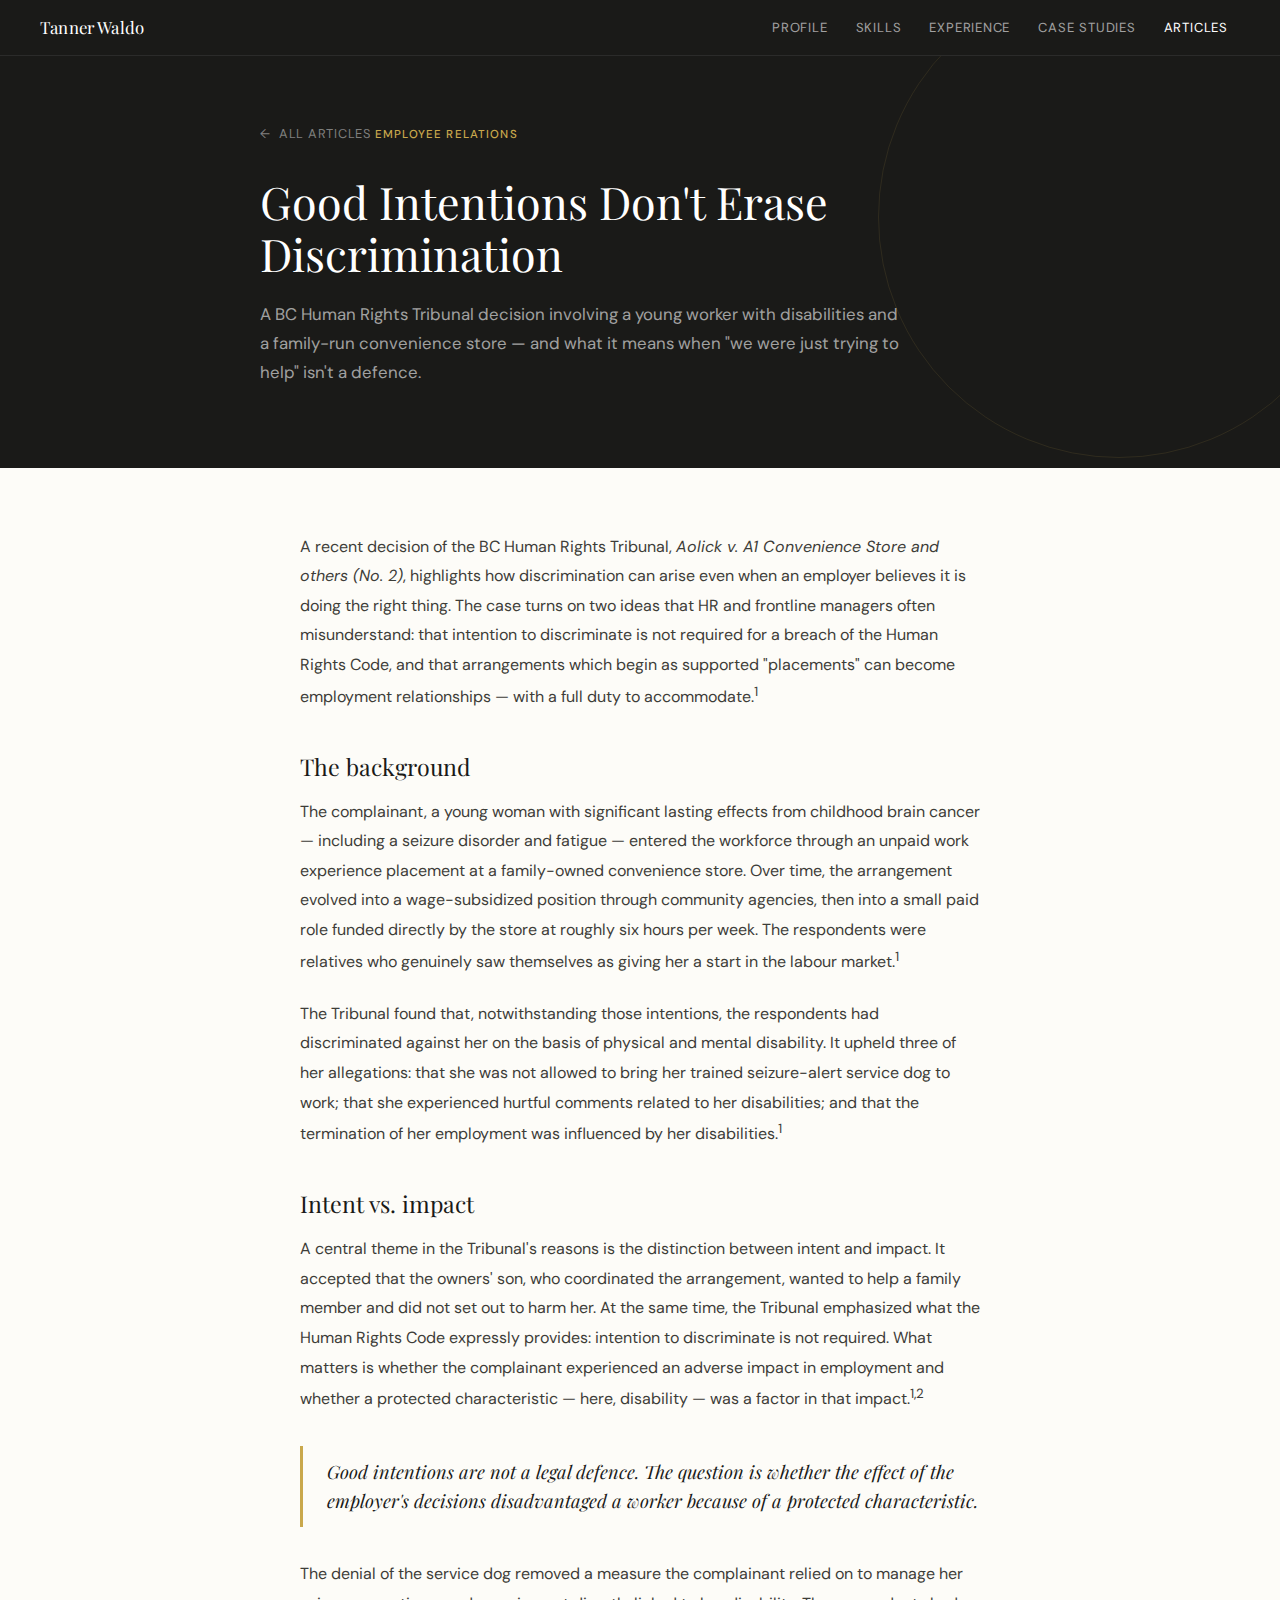
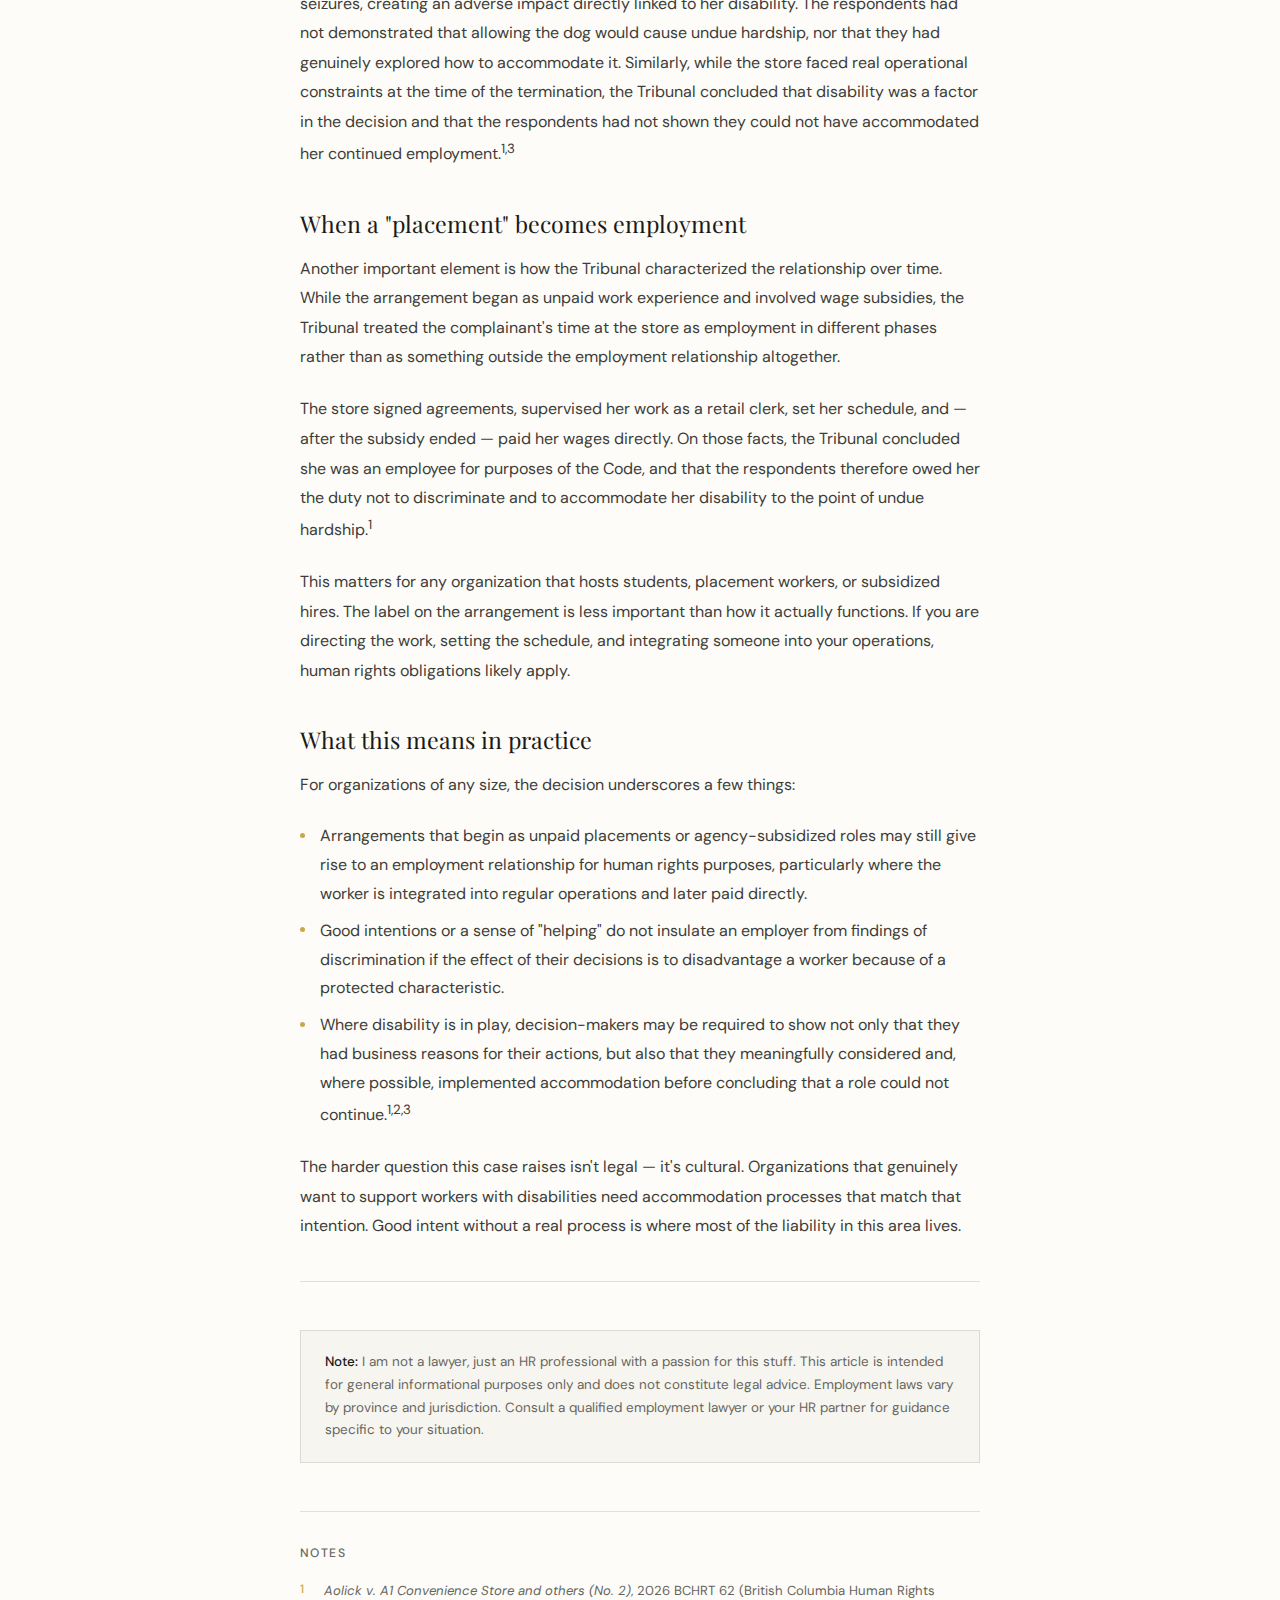
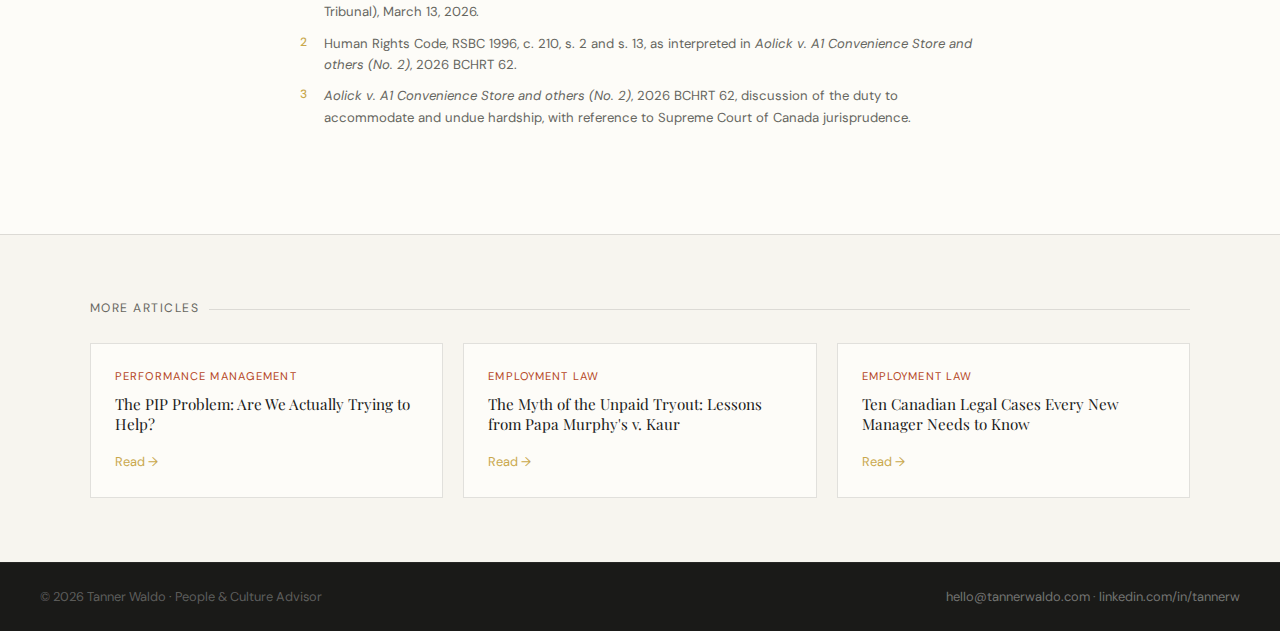
<file: good-intentions.html>
<!DOCTYPE html>
<html lang="en">
<head>
<meta charset="UTF-8">
<title>Good Intentions Don't Erase Discrimination | Tanner Waldo</title>
<meta name="viewport" content="width=device-width, initial-scale=1.0">
<meta name="description" content="A BC Human Rights Tribunal decision involving a young worker with disabilities and a family-run convenience store — and what it means when 'we were just trying to help' isn't a defence.">
<link rel="preconnect" href="https://fonts.googleapis.com">
<link rel="preconnect" href="https://fonts.gstatic.com" crossorigin>
<link href="https://fonts.googleapis.com/css2?family=Playfair+Display:ital,wght@0,400;0,700;1,400&family=DM+Sans:wght@300;400;500&display=swap" rel="stylesheet">
<style>
  :root {
    --ink: #1a1a18; --ink-soft: #3d3d38; --cream: #f7f5ef; --warm-white: #fdfcf8;
    --gold: #c9a84c; --gold-light: #e8d5a3; --rust: #b5461e; --blue-dark: #3d3936;
    --text-muted: #666660; --border: rgba(26,26,24,0.12);
    --serif: 'Playfair Display', Georgia, serif; --sans: 'DM Sans', system-ui, sans-serif;
  }
  * { box-sizing: border-box; margin: 0; padding: 0; }
  html { scroll-behavior: smooth; }
  body { font-family: var(--sans); background: var(--warm-white); color: var(--ink); line-height: 1.6; font-size: 16px; }
  a { color: inherit; text-decoration: none; }
  .nav { position: sticky; top: 0; z-index: 100; background: var(--ink); color: #fff; display: flex; align-items: center; justify-content: space-between; padding: 0 2.5rem; height: 56px; border-bottom: 1px solid rgba(255,255,255,0.08); }
  .nav-brand { font-family: var(--serif); font-size: 1.05rem; letter-spacing: 0.01em; color: #fff; }
  .nav-links { display: flex; gap: 0.25rem; list-style: none; }
  .nav-links a { font-size: 0.82rem; letter-spacing: 0.06em; text-transform: uppercase; color: rgba(255,255,255,0.6); padding: 0.4rem 0.75rem; border-radius: 3px; transition: color 0.2s; }
  .nav-links a:hover, .nav-links a.active { color: #fff; }
  .article-header { background: var(--ink); color: #fff; padding: 4rem 2.5rem 5rem; position: relative; overflow: hidden; }
  .article-header::before { content: ''; position: absolute; top: -80px; right: -80px; width: 480px; height: 480px; border: 1px solid rgba(201,168,76,0.12); border-radius: 50%; pointer-events: none; }
  .article-header-inner { max-width: 760px; margin: 0 auto; }
  .back-link { display: inline-flex; align-items: center; gap: 0.5rem; font-size: 0.8rem; letter-spacing: 0.06em; text-transform: uppercase; color: rgba(255,255,255,0.45); margin-bottom: 2rem; transition: color 0.2s; }
  .back-link:hover { color: var(--gold); }
  .back-link::before { content: '←'; }
  .article-tag { display: inline-block; font-size: 0.72rem; letter-spacing: 0.1em; text-transform: uppercase; color: var(--gold); font-weight: 500; margin-bottom: 1rem; }
  .article-title { font-family: var(--serif); font-size: clamp(1.8rem, 3.5vw, 2.8rem); font-weight: 400; line-height: 1.15; margin-bottom: 1.25rem; }
  .article-title em { font-style: italic; color: var(--gold); }
  .article-lede { font-size: 1.05rem; color: rgba(255,255,255,0.6); line-height: 1.75; max-width: 640px; }
  .article-body-wrap { padding: 4rem 2.5rem 6rem; }
  .article-body { max-width: 680px; margin: 0 auto; }
  .article-body p { font-size: 1rem; color: var(--ink-soft); line-height: 1.85; margin-bottom: 1.4rem; }
  .article-body h2 { font-family: var(--serif); font-size: 1.45rem; font-weight: 400; color: var(--ink); margin: 2.5rem 0 1rem; line-height: 1.25; }
  .article-body ul { list-style: none; margin: 0 0 1.4rem; padding: 0; }
  .article-body ul li { font-size: 1rem; color: var(--ink-soft); line-height: 1.8; padding-left: 1.25rem; position: relative; margin-bottom: 0.5rem; }
  .article-body ul li::before { content: ''; position: absolute; left: 0; top: 0.65em; width: 5px; height: 5px; border-radius: 50%; background: var(--gold); }
  .article-body strong { font-weight: 500; color: var(--ink); }
  .article-body a { color: var(--rust); border-bottom: 1px solid rgba(181,70,30,0.3); transition: border-color 0.2s; }
  .article-body a:hover { border-color: var(--rust); }
  .pull-quote { border-left: 3px solid var(--gold); padding: 0.75rem 0 0.75rem 1.5rem; margin: 2rem 0; }
  .pull-quote p { font-family: var(--serif); font-size: 1.15rem !important; color: var(--ink) !important; line-height: 1.55 !important; font-style: italic; margin: 0 !important; }
  .article-divider { border: none; border-top: 1px solid var(--border); margin: 2.5rem 0; }
  .disclaimer { background: var(--cream); border: 1px solid var(--border); padding: 1.25rem 1.5rem; margin-top: 3rem; font-size: 0.84rem; color: var(--text-muted); line-height: 1.7; }
  .notes-section { margin-top: 3rem; padding-top: 2rem; border-top: 1px solid var(--border); }
  .notes-section h3 { font-size: 0.76rem; letter-spacing: 0.12em; text-transform: uppercase; color: var(--text-muted); margin-bottom: 1rem; font-family: var(--sans); font-weight: 500; }
  .notes-section ol { list-style: none; counter-reset: notes; padding: 0; }
  .notes-section ol li { counter-increment: notes; font-size: 0.82rem; color: var(--text-muted); line-height: 1.65; padding-left: 1.5rem; position: relative; margin-bottom: 0.6rem; }
  .notes-section ol li::before { content: counter(notes); position: absolute; left: 0; top: 0; font-size: 0.75rem; color: var(--gold); font-weight: 500; }
  .notes-section ol li a { color: var(--text-muted); border-bottom: 1px solid var(--border); word-break: break-all; }
  .more-articles { background: var(--cream); padding: 4rem 2.5rem; border-top: 1px solid var(--border); }
  .more-inner { max-width: 1100px; margin: 0 auto; }
  .more-label { font-size: 0.76rem; letter-spacing: 0.12em; text-transform: uppercase; color: var(--text-muted); margin-bottom: 1.5rem; display: flex; align-items: center; gap: 0.6rem; }
  .more-label::after { content: ''; flex: 1; height: 1px; background: var(--border); }
  .more-grid { display: grid; grid-template-columns: repeat(3, 1fr); gap: 1.25rem; }
  .more-card { background: var(--warm-white); border: 1px solid var(--border); padding: 1.5rem; display: flex; flex-direction: column; gap: 0.6rem; transition: transform 0.2s, box-shadow 0.2s; }
  .more-card:hover { transform: translateY(-2px); box-shadow: 0 8px 24px rgba(26,26,24,0.07); }
  .more-card-tag { font-size: 0.7rem; letter-spacing: 0.1em; text-transform: uppercase; color: var(--rust); }
  .more-card-title { font-family: var(--serif); font-size: 0.95rem; font-weight: 400; line-height: 1.3; color: var(--ink); }
  .more-card-read { font-size: 0.8rem; color: var(--gold); margin-top: auto; padding-top: 0.5rem; }
  footer { background: var(--ink); border-top: 1px solid rgba(255,255,255,0.06); padding: 1.5rem 2.5rem; display: flex; justify-content: space-between; align-items: center; gap: 1rem; font-size: 0.8rem; color: rgba(255,255,255,0.3); flex-wrap: wrap; }
  footer a { color: rgba(255,255,255,0.4); }
  footer a:hover { color: rgba(255,255,255,0.75); }
  @media (max-width: 900px) { .article-header { padding: 3rem 1.5rem 4rem; } .article-body-wrap { padding: 3rem 1.5rem 5rem; } .more-grid { grid-template-columns: 1fr 1fr; } .nav { padding: 0 1.25rem; } .nav-links { display: none; } .more-articles { padding: 3rem 1.5rem; } }
  @media (max-width: 600px) { .more-grid { grid-template-columns: 1fr; } }
</style>
</head>
<body>

<header class="nav">
  <a href="/" class="nav-brand">Tanner Waldo</a>
  <nav>
    <ul class="nav-links">
      <li><a href="/#about">Profile</a></li>
      <li><a href="/#skills">Skills</a></li>
      <li><a href="/#experience">Experience</a></li>
      <li><a href="/#cases">Case Studies</a></li>
      <li><a href="/articles.html" class="active">Articles</a></li>
    </ul>
  </nav>
</header>

<header class="article-header">
  <div class="article-header-inner">
    <a class="back-link" href="/articles.html">All articles</a>
    <div class="article-tag">Employee Relations</div>
    <h1 class="article-title">Good Intentions Don't Erase Discrimination</h1>
    <p class="article-lede">A BC Human Rights Tribunal decision involving a young worker with disabilities and a family-run convenience store — and what it means when "we were just trying to help" isn't a defence.</p>
  </div>
</header>

<div class="article-body-wrap">
  <article class="article-body">

    <p>A recent decision of the BC Human Rights Tribunal, <em>Aolick v. A1 Convenience Store and others (No. 2)</em>, highlights how discrimination can arise even when an employer believes it is doing the right thing. The case turns on two ideas that HR and frontline managers often misunderstand: that intention to discriminate is not required for a breach of the Human Rights Code, and that arrangements which begin as supported "placements" can become employment relationships — with a full duty to accommodate.<sup>1</sup></p>

    <h2>The background</h2>

    <p>The complainant, a young woman with significant lasting effects from childhood brain cancer — including a seizure disorder and fatigue — entered the workforce through an unpaid work experience placement at a family-owned convenience store. Over time, the arrangement evolved into a wage-subsidized position through community agencies, then into a small paid role funded directly by the store at roughly six hours per week. The respondents were relatives who genuinely saw themselves as giving her a start in the labour market.<sup>1</sup></p>

    <p>The Tribunal found that, notwithstanding those intentions, the respondents had discriminated against her on the basis of physical and mental disability. It upheld three of her allegations: that she was not allowed to bring her trained seizure-alert service dog to work; that she experienced hurtful comments related to her disabilities; and that the termination of her employment was influenced by her disabilities.<sup>1</sup></p>

    <h2>Intent vs. impact</h2>

    <p>A central theme in the Tribunal's reasons is the distinction between intent and impact. It accepted that the owners' son, who coordinated the arrangement, wanted to help a family member and did not set out to harm her. At the same time, the Tribunal emphasized what the Human Rights Code expressly provides: intention to discriminate is not required. What matters is whether the complainant experienced an adverse impact in employment and whether a protected characteristic — here, disability — was a factor in that impact.<sup>1,2</sup></p>

    <div class="pull-quote">
      <p>Good intentions are not a legal defence. The question is whether the effect of the employer's decisions disadvantaged a worker because of a protected characteristic.</p>
    </div>

    <p>The denial of the service dog removed a measure the complainant relied on to manage her seizures, creating an adverse impact directly linked to her disability. The respondents had not demonstrated that allowing the dog would cause undue hardship, nor that they had genuinely explored how to accommodate it. Similarly, while the store faced real operational constraints at the time of the termination, the Tribunal concluded that disability was a factor in the decision and that the respondents had not shown they could not have accommodated her continued employment.<sup>1,3</sup></p>

    <h2>When a "placement" becomes employment</h2>

    <p>Another important element is how the Tribunal characterized the relationship over time. While the arrangement began as unpaid work experience and involved wage subsidies, the Tribunal treated the complainant's time at the store as employment in different phases rather than as something outside the employment relationship altogether.</p>

    <p>The store signed agreements, supervised her work as a retail clerk, set her schedule, and — after the subsidy ended — paid her wages directly. On those facts, the Tribunal concluded she was an employee for purposes of the Code, and that the respondents therefore owed her the duty not to discriminate and to accommodate her disability to the point of undue hardship.<sup>1</sup></p>

    <p>This matters for any organization that hosts students, placement workers, or subsidized hires. The label on the arrangement is less important than how it actually functions. If you are directing the work, setting the schedule, and integrating someone into your operations, human rights obligations likely apply.</p>

    <h2>What this means in practice</h2>

    <p>For organizations of any size, the decision underscores a few things:</p>

    <ul>
      <li>Arrangements that begin as unpaid placements or agency-subsidized roles may still give rise to an employment relationship for human rights purposes, particularly where the worker is integrated into regular operations and later paid directly.</li>
      <li>Good intentions or a sense of "helping" do not insulate an employer from findings of discrimination if the effect of their decisions is to disadvantage a worker because of a protected characteristic.</li>
      <li>Where disability is in play, decision-makers may be required to show not only that they had business reasons for their actions, but also that they meaningfully considered and, where possible, implemented accommodation before concluding that a role could not continue.<sup>1,2,3</sup></li>
    </ul>

    <p>The harder question this case raises isn't legal — it's cultural. Organizations that genuinely want to support workers with disabilities need accommodation processes that match that intention. Good intent without a real process is where most of the liability in this area lives.</p>

    <hr class="article-divider">

    <div class="disclaimer">
      <strong>Note:</strong> I am not a lawyer, just an HR professional with a passion for this stuff. This article is intended for general informational purposes only and does not constitute legal advice. Employment laws vary by province and jurisdiction. Consult a qualified employment lawyer or your HR partner for guidance specific to your situation.
    </div>

    <div class="notes-section">
      <h3>Notes</h3>
      <ol>
        <li><em>Aolick v. A1 Convenience Store and others (No. 2)</em>, 2026 BCHRT 62 (British Columbia Human Rights Tribunal), March 13, 2026.</li>
        <li>Human Rights Code, RSBC 1996, c. 210, s. 2 and s. 13, as interpreted in <em>Aolick v. A1 Convenience Store and others (No. 2)</em>, 2026 BCHRT 62.</li>
        <li><em>Aolick v. A1 Convenience Store and others (No. 2)</em>, 2026 BCHRT 62, discussion of the duty to accommodate and undue hardship, with reference to Supreme Court of Canada jurisprudence.</li>
      </ol>
    </div>

  </article>
</div>

<section class="more-articles">
  <div class="more-inner">
    <div class="more-label">More articles</div>
    <div class="more-grid">
      <a class="more-card" href="/articles/pip-problem.html">
        <span class="more-card-tag">Performance Management</span>
        <span class="more-card-title">The PIP Problem: Are We Actually Trying to Help?</span>
        <span class="more-card-read">Read →</span>
      </a>
      <a class="more-card" href="/articles/unpaid-tryout.html">
        <span class="more-card-tag">Employment Law</span>
        <span class="more-card-title">The Myth of the Unpaid Tryout: Lessons from Papa Murphy's v. Kaur</span>
        <span class="more-card-read">Read →</span>
      </a>
      <a class="more-card" href="/articles/ten-cases.html">
        <span class="more-card-tag">Employment Law</span>
        <span class="more-card-title">Ten Canadian Legal Cases Every New Manager Needs to Know</span>
        <span class="more-card-read">Read →</span>
      </a>
    </div>
  </div>
</section>

<footer>
  <span>© <span id="yr"></span> Tanner Waldo · People &amp; Culture Advisor</span>
  <span><a href="mailto:hello@tannerwaldo.com">hello@tannerwaldo.com</a> · <a href="https://www.linkedin.com/in/tannerw" target="_blank">linkedin.com/in/tannerw</a></span>
</footer>
<script>document.getElementById('yr').textContent = new Date().getFullYear();</script>
</body>
</html>
</file>
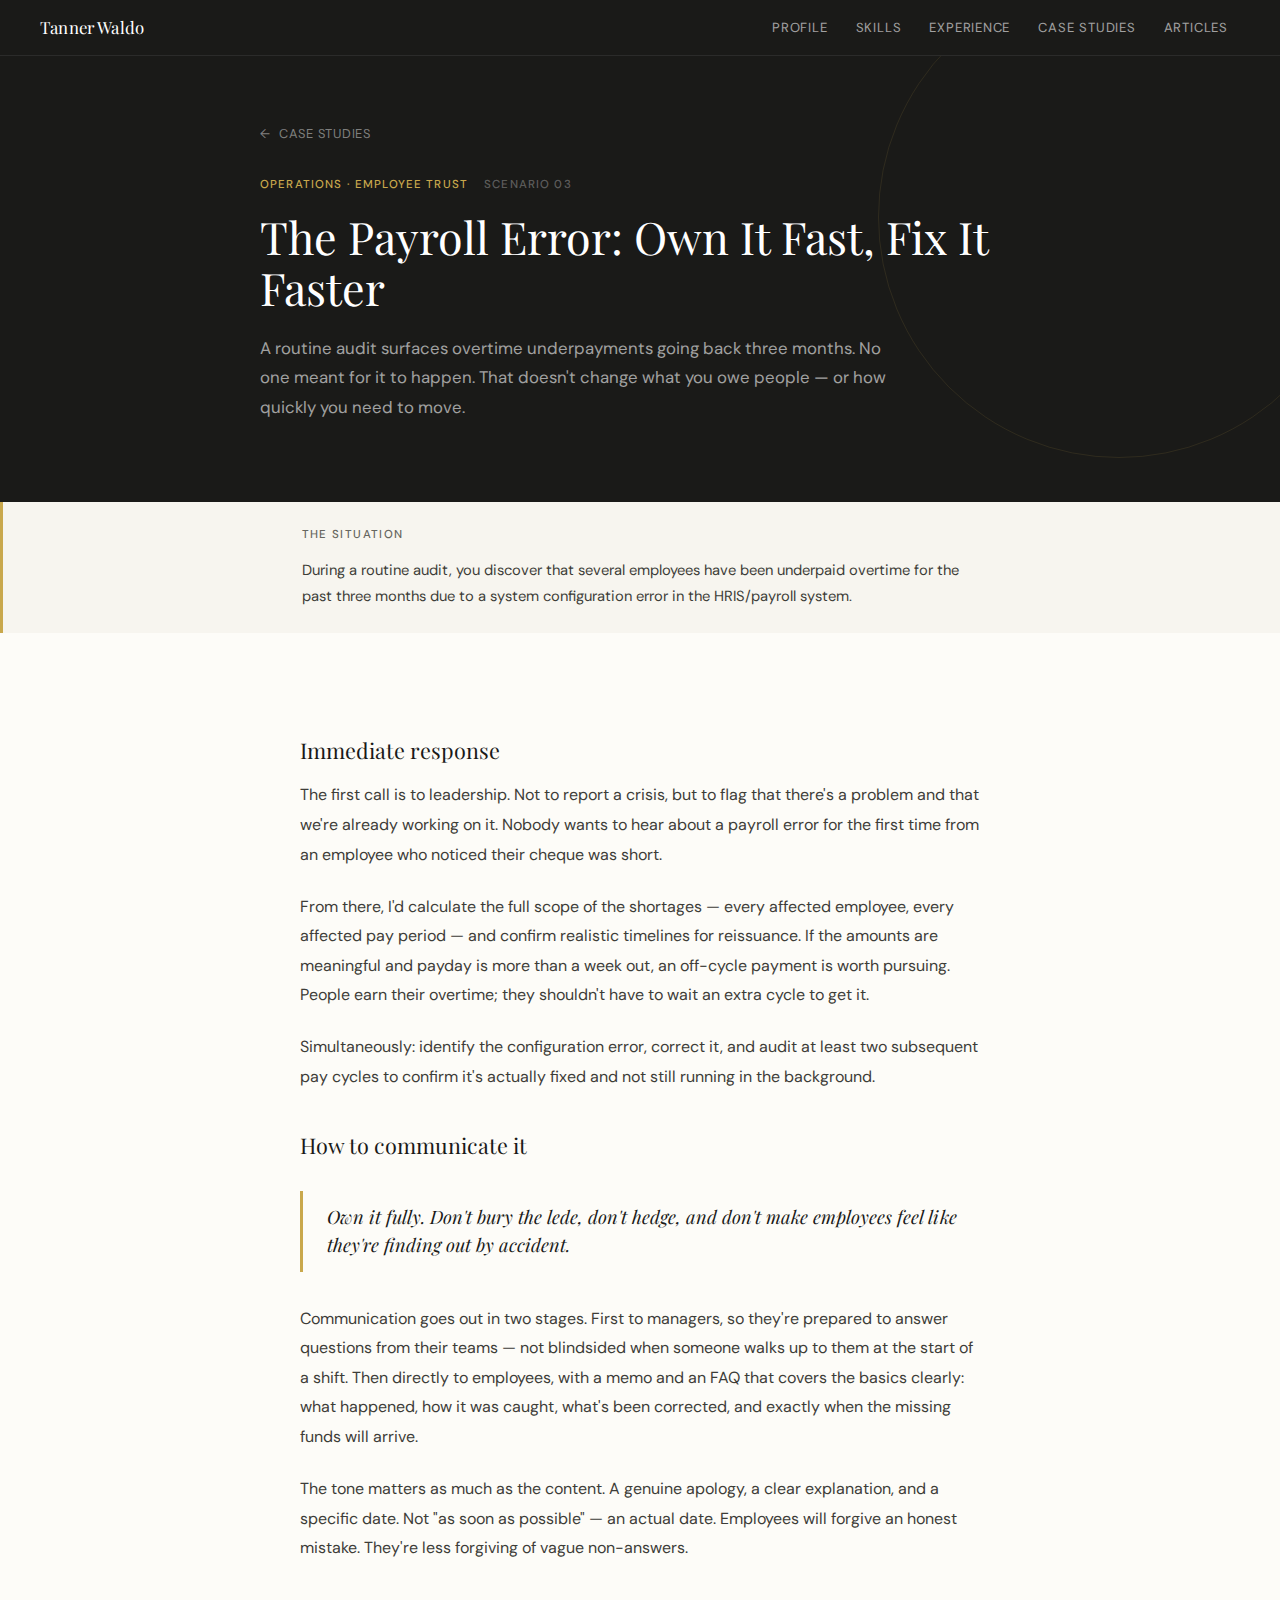
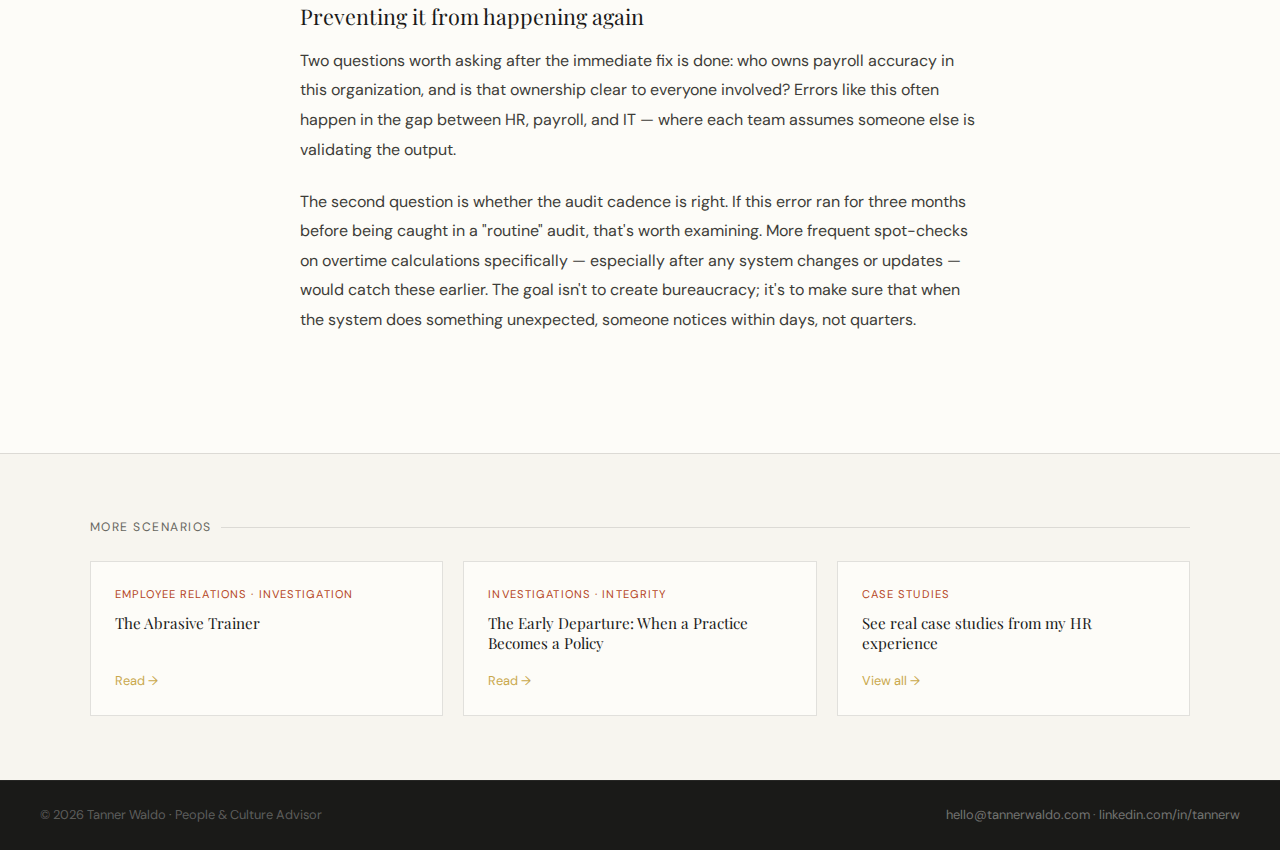
<file: payroll-error.html>
<!DOCTYPE html>
<html lang="en">
<head>
<meta charset="UTF-8">
<title>Scenario: The Payroll Error | Tanner Waldo</title>
<meta name="viewport" content="width=device-width, initial-scale=1.0">
<meta name="description" content="A routine audit surfaces overtime underpayments affecting dozens of employees. How I'd respond, communicate, and make sure it doesn't happen again.">
<link rel="preconnect" href="https://fonts.googleapis.com">
<link rel="preconnect" href="https://fonts.gstatic.com" crossorigin>
<link href="https://fonts.googleapis.com/css2?family=Playfair+Display:ital,wght@0,400;0,700;1,400&family=DM+Sans:wght@300;400;500&display=swap" rel="stylesheet">
<style>
  :root {
    --ink: #1a1a18; --ink-soft: #3d3d38; --cream: #f7f5ef; --warm-white: #fdfcf8;
    --gold: #c9a84c; --gold-light: #e8d5a3; --rust: #b5461e; --blue-dark: #3d3936;
    --text-muted: #666660; --border: rgba(26,26,24,0.12);
    --serif: 'Playfair Display', Georgia, serif; --sans: 'DM Sans', system-ui, sans-serif;
  }
  * { box-sizing: border-box; margin: 0; padding: 0; }
  html { scroll-behavior: smooth; }
  body { font-family: var(--sans); background: var(--warm-white); color: var(--ink); line-height: 1.6; font-size: 16px; }
  a { color: inherit; text-decoration: none; }
  .nav { position: sticky; top: 0; z-index: 100; background: var(--ink); color: #fff; display: flex; align-items: center; justify-content: space-between; padding: 0 2.5rem; height: 56px; border-bottom: 1px solid rgba(255,255,255,0.08); }
  .nav-brand { font-family: var(--serif); font-size: 1.05rem; letter-spacing: 0.01em; color: #fff; }
  .nav-links { display: flex; gap: 0.25rem; list-style: none; }
  .nav-links a { font-size: 0.82rem; letter-spacing: 0.06em; text-transform: uppercase; color: rgba(255,255,255,0.6); padding: 0.4rem 0.75rem; border-radius: 3px; transition: color 0.2s; }
  .nav-links a:hover, .nav-links a.active { color: #fff; }
  .article-header { background: var(--ink); color: #fff; padding: 4rem 2.5rem 5rem; position: relative; overflow: hidden; }
  .article-header::before { content: ''; position: absolute; top: -80px; right: -80px; width: 480px; height: 480px; border: 1px solid rgba(201,168,76,0.12); border-radius: 50%; pointer-events: none; }
  .article-header-inner { max-width: 760px; margin: 0 auto; }
  .back-link { display: inline-flex; align-items: center; gap: 0.5rem; font-size: 0.8rem; letter-spacing: 0.06em; text-transform: uppercase; color: rgba(255,255,255,0.45); margin-bottom: 2rem; transition: color 0.2s; }
  .back-link:hover { color: var(--gold); }
  .back-link::before { content: '←'; }
  .scenario-meta { display: flex; align-items: center; gap: 1rem; margin-bottom: 1rem; flex-wrap: wrap; }
  .article-tag { display: inline-block; font-size: 0.72rem; letter-spacing: 0.1em; text-transform: uppercase; color: var(--gold); font-weight: 500; }
  .scenario-num { font-size: 0.72rem; letter-spacing: 0.1em; text-transform: uppercase; color: rgba(255,255,255,0.3); font-weight: 500; }
  .article-title { font-family: var(--serif); font-size: clamp(1.8rem, 3.5vw, 2.8rem); font-weight: 400; line-height: 1.15; margin-bottom: 1.25rem; }
  .article-lede { font-size: 1.05rem; color: rgba(255,255,255,0.6); line-height: 1.75; max-width: 640px; }
  .scenario-block { background: var(--cream); border-left: 3px solid var(--gold); padding: 1.5rem 2.5rem; }
  .scenario-block-inner { max-width: 680px; margin: 0 auto; }
  .scenario-label { font-size: 0.72rem; letter-spacing: 0.12em; text-transform: uppercase; color: var(--text-muted); font-weight: 500; margin-bottom: 0.75rem; }
  .scenario-text { font-size: 0.92rem; color: var(--ink-soft); line-height: 1.8; }
  .article-body-wrap { padding: 4rem 2.5rem 6rem; }
  .article-body { max-width: 680px; margin: 0 auto; }
  .article-body p { font-size: 1rem; color: var(--ink-soft); line-height: 1.85; margin-bottom: 1.4rem; }
  .article-body h2 { font-family: var(--serif); font-size: 1.35rem; font-weight: 400; color: var(--ink); margin: 2.5rem 0 1rem; line-height: 1.25; }
  .article-body ul { list-style: none; margin: 0 0 1.4rem; padding: 0; }
  .article-body ul li { font-size: 1rem; color: var(--ink-soft); line-height: 1.8; padding-left: 1.25rem; position: relative; margin-bottom: 0.5rem; }
  .article-body ul li::before { content: ''; position: absolute; left: 0; top: 0.65em; width: 5px; height: 5px; border-radius: 50%; background: var(--gold); }
  .article-body strong { font-weight: 500; color: var(--ink); }
  .pull-quote { border-left: 3px solid var(--gold); padding: 0.75rem 0 0.75rem 1.5rem; margin: 2rem 0; }
  .pull-quote p { font-family: var(--serif); font-size: 1.15rem !important; color: var(--ink) !important; line-height: 1.55 !important; font-style: italic; margin: 0 !important; }
  .more-articles { background: var(--cream); padding: 4rem 2.5rem; border-top: 1px solid var(--border); }
  .more-inner { max-width: 1100px; margin: 0 auto; }
  .more-label { font-size: 0.76rem; letter-spacing: 0.12em; text-transform: uppercase; color: var(--text-muted); margin-bottom: 1.5rem; display: flex; align-items: center; gap: 0.6rem; }
  .more-label::after { content: ''; flex: 1; height: 1px; background: var(--border); }
  .more-grid { display: grid; grid-template-columns: repeat(3, 1fr); gap: 1.25rem; }
  .more-card { background: var(--warm-white); border: 1px solid var(--border); padding: 1.5rem; display: flex; flex-direction: column; gap: 0.6rem; transition: transform 0.2s, box-shadow 0.2s; }
  .more-card:hover { transform: translateY(-2px); box-shadow: 0 8px 24px rgba(26,26,24,0.07); }
  .more-card-tag { font-size: 0.7rem; letter-spacing: 0.1em; text-transform: uppercase; color: var(--rust); }
  .more-card-title { font-family: var(--serif); font-size: 0.95rem; font-weight: 400; line-height: 1.3; color: var(--ink); }
  .more-card-read { font-size: 0.8rem; color: var(--gold); margin-top: auto; padding-top: 0.5rem; }
  footer { background: var(--ink); border-top: 1px solid rgba(255,255,255,0.06); padding: 1.5rem 2.5rem; display: flex; justify-content: space-between; align-items: center; gap: 1rem; font-size: 0.8rem; color: rgba(255,255,255,0.3); flex-wrap: wrap; }
  footer a { color: rgba(255,255,255,0.4); }
  footer a:hover { color: rgba(255,255,255,0.75); }
  @media (max-width: 900px) { .article-header { padding: 3rem 1.5rem 4rem; } .article-body-wrap { padding: 3rem 1.5rem 5rem; } .scenario-block { padding: 1.25rem 1.5rem; } .more-grid { grid-template-columns: 1fr 1fr; } .nav { padding: 0 1.25rem; } .nav-links { display: none; } .more-articles { padding: 3rem 1.5rem; } }
  @media (max-width: 600px) { .more-grid { grid-template-columns: 1fr; } }
</style>
</head>
<body>

<header class="nav">
  <a href="/" class="nav-brand">Tanner Waldo</a>
  <nav>
    <ul class="nav-links">
      <li><a href="/#about">Profile</a></li>
      <li><a href="/#skills">Skills</a></li>
      <li><a href="/#experience">Experience</a></li>
      <li><a href="/#cases">Case Studies</a></li>
      <li><a href="/articles.html">Articles</a></li>
    </ul>
  </nav>
</header>

<header class="article-header">
  <div class="article-header-inner">
    <a class="back-link" href="/#cases">Case Studies</a>
    <div class="scenario-meta">
      <span class="article-tag">Operations · Employee Trust</span>
      <span class="scenario-num">Scenario 03</span>
    </div>
    <h1 class="article-title">The Payroll Error: Own It Fast, Fix It Faster</h1>
    <p class="article-lede">A routine audit surfaces overtime underpayments going back three months. No one meant for it to happen. That doesn't change what you owe people — or how quickly you need to move.</p>
  </div>
</header>

<div class="scenario-block">
  <div class="scenario-block-inner">
    <div class="scenario-label">The situation</div>
    <div class="scenario-text">
      <p>During a routine audit, you discover that several employees have been underpaid overtime for the past three months due to a system configuration error in the HRIS/payroll system.</p>
    </div>
  </div>
</div>

<div class="article-body-wrap">
  <article class="article-body">

    <h2>Immediate response</h2>

    <p>The first call is to leadership. Not to report a crisis, but to flag that there's a problem and that we're already working on it. Nobody wants to hear about a payroll error for the first time from an employee who noticed their cheque was short.</p>

    <p>From there, I'd calculate the full scope of the shortages — every affected employee, every affected pay period — and confirm realistic timelines for reissuance. If the amounts are meaningful and payday is more than a week out, an off-cycle payment is worth pursuing. People earn their overtime; they shouldn't have to wait an extra cycle to get it.</p>

    <p>Simultaneously: identify the configuration error, correct it, and audit at least two subsequent pay cycles to confirm it's actually fixed and not still running in the background.</p>

    <h2>How to communicate it</h2>

    <div class="pull-quote">
      <p>Own it fully. Don't bury the lede, don't hedge, and don't make employees feel like they're finding out by accident.</p>
    </div>

    <p>Communication goes out in two stages. First to managers, so they're prepared to answer questions from their teams — not blindsided when someone walks up to them at the start of a shift. Then directly to employees, with a memo and an FAQ that covers the basics clearly: what happened, how it was caught, what's been corrected, and exactly when the missing funds will arrive.</p>

    <p>The tone matters as much as the content. A genuine apology, a clear explanation, and a specific date. Not "as soon as possible" — an actual date. Employees will forgive an honest mistake. They're less forgiving of vague non-answers.</p>

    <h2>Preventing it from happening again</h2>

    <p>Two questions worth asking after the immediate fix is done: who owns payroll accuracy in this organization, and is that ownership clear to everyone involved? Errors like this often happen in the gap between HR, payroll, and IT — where each team assumes someone else is validating the output.</p>

    <p>The second question is whether the audit cadence is right. If this error ran for three months before being caught in a "routine" audit, that's worth examining. More frequent spot-checks on overtime calculations specifically — especially after any system changes or updates — would catch these earlier. The goal isn't to create bureaucracy; it's to make sure that when the system does something unexpected, someone notices within days, not quarters.</p>

  </article>
</div>

<section class="more-articles">
  <div class="more-inner">
    <div class="more-label">More scenarios</div>
    <div class="more-grid">
      <a class="more-card" href="/scenarios/abrasive-trainer.html">
        <span class="more-card-tag">Employee Relations · Investigation</span>
        <span class="more-card-title">The Abrasive Trainer</span>
        <span class="more-card-read">Read →</span>
      </a>
      <a class="more-card" href="/scenarios/early-departure.html">
        <span class="more-card-tag">Investigations · Integrity</span>
        <span class="more-card-title">The Early Departure: When a Practice Becomes a Policy</span>
        <span class="more-card-read">Read →</span>
      </a>
      <a class="more-card" href="/#cases">
        <span class="more-card-tag">Case Studies</span>
        <span class="more-card-title">See real case studies from my HR experience</span>
        <span class="more-card-read">View all →</span>
      </a>
    </div>
  </div>
</section>

<footer>
  <span>© <span id="yr"></span> Tanner Waldo · People &amp; Culture Advisor</span>
  <span><a href="mailto:hello@tannerwaldo.com">hello@tannerwaldo.com</a> · <a href="https://www.linkedin.com/in/tannerw" target="_blank">linkedin.com/in/tannerw</a></span>
</footer>
<script>document.getElementById('yr').textContent = new Date().getFullYear();</script>
</body>
</html>
</file>
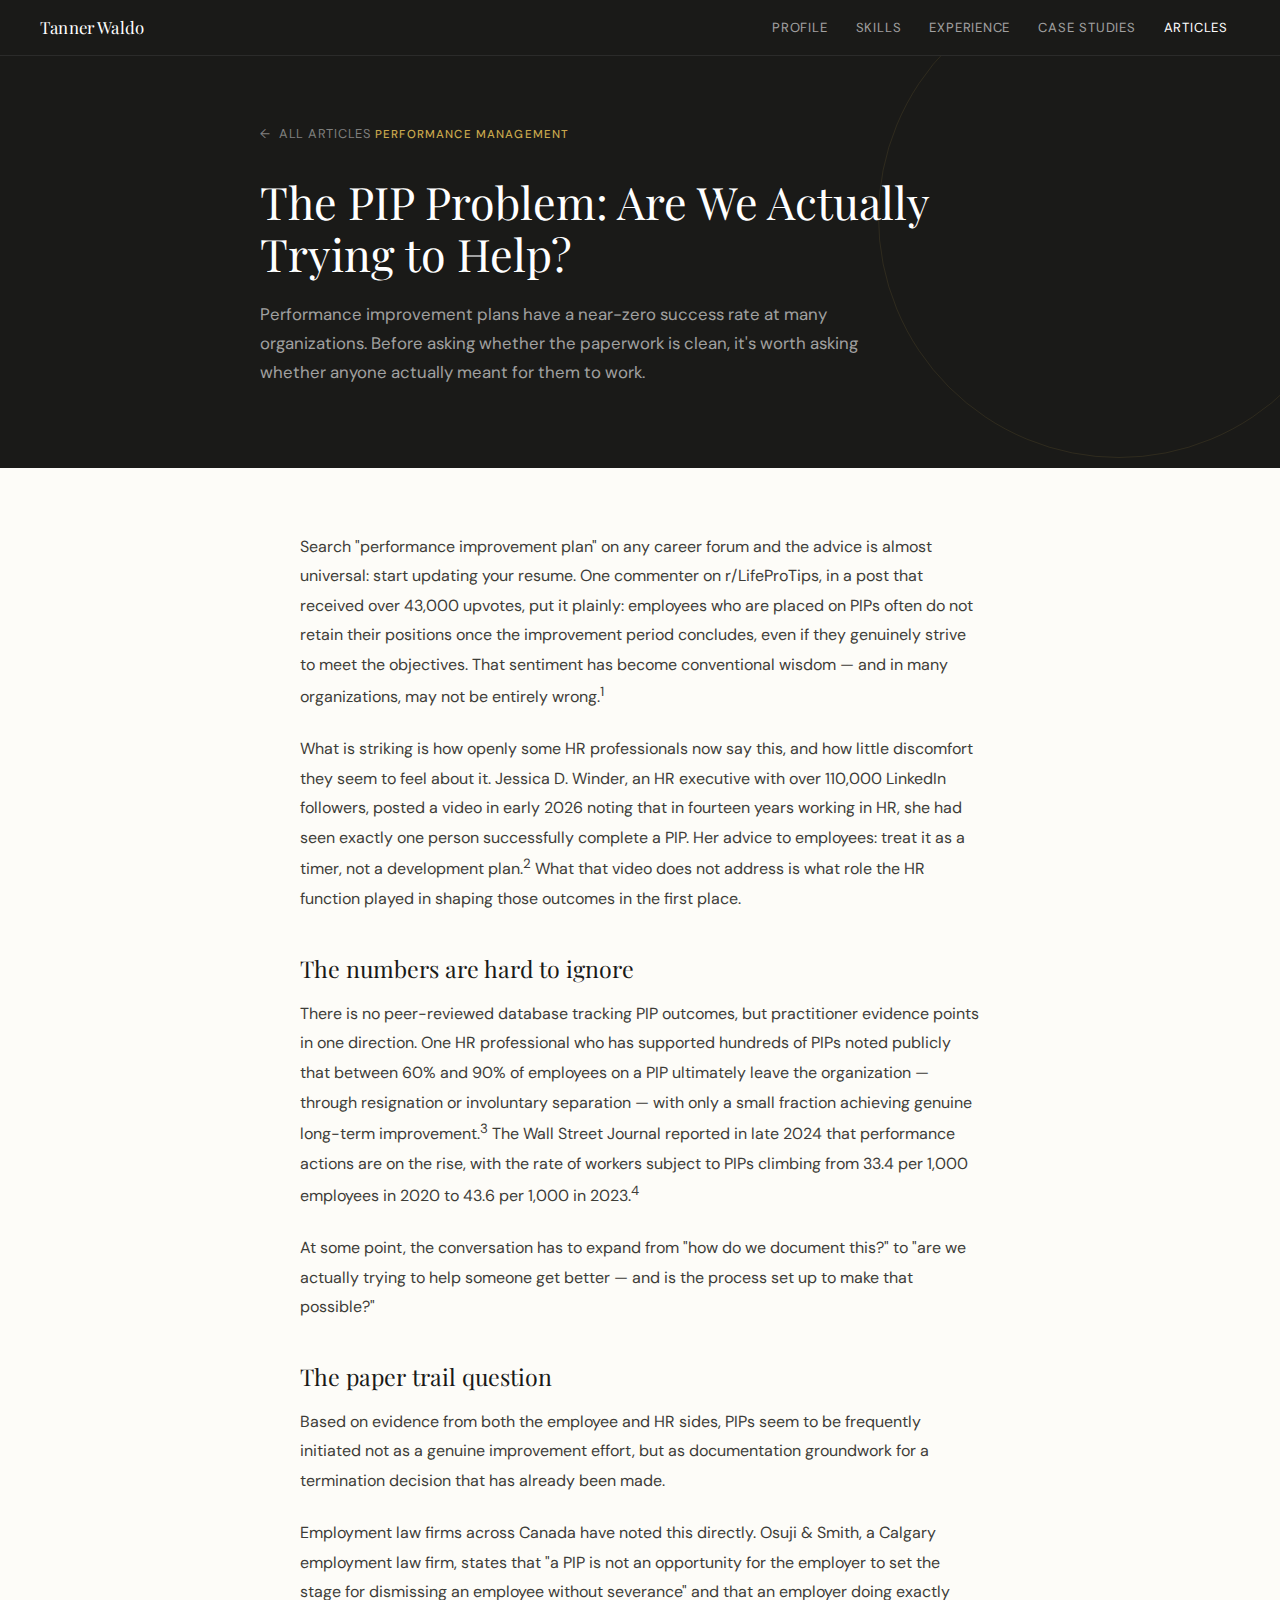
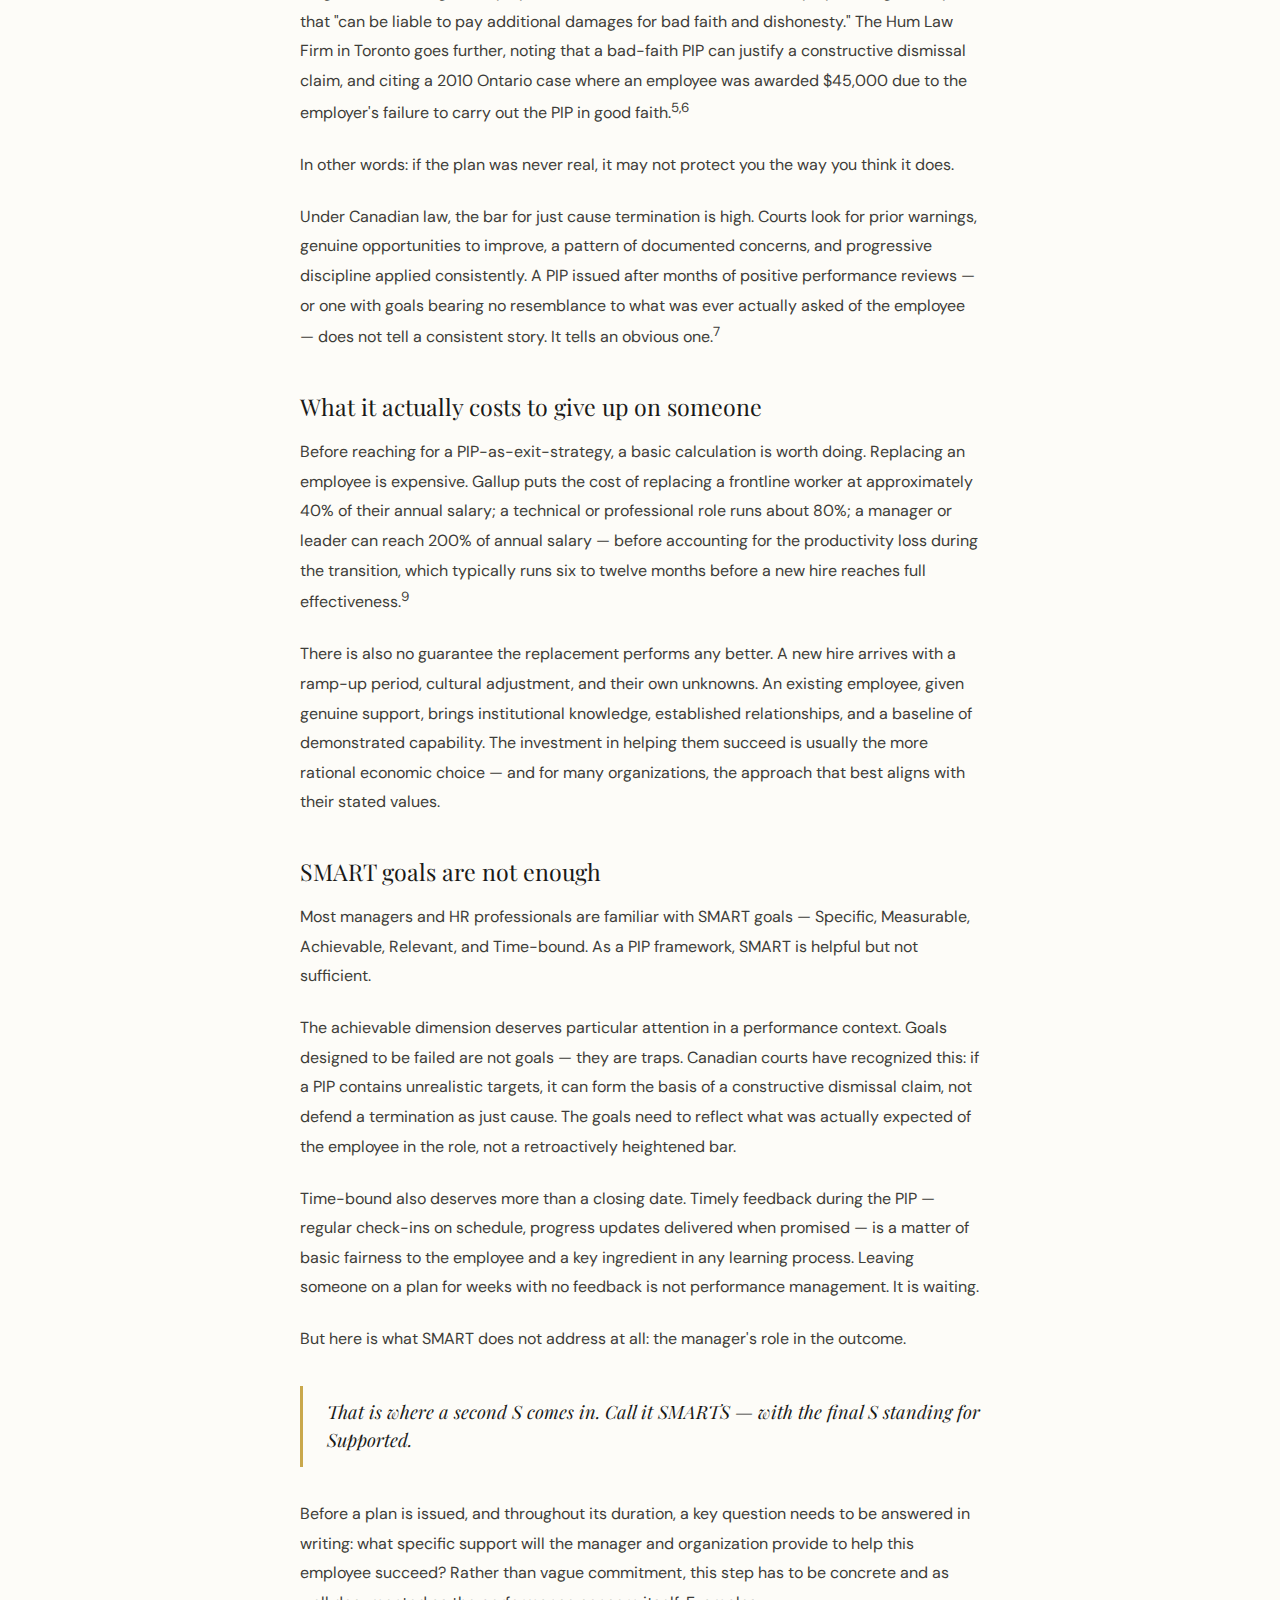
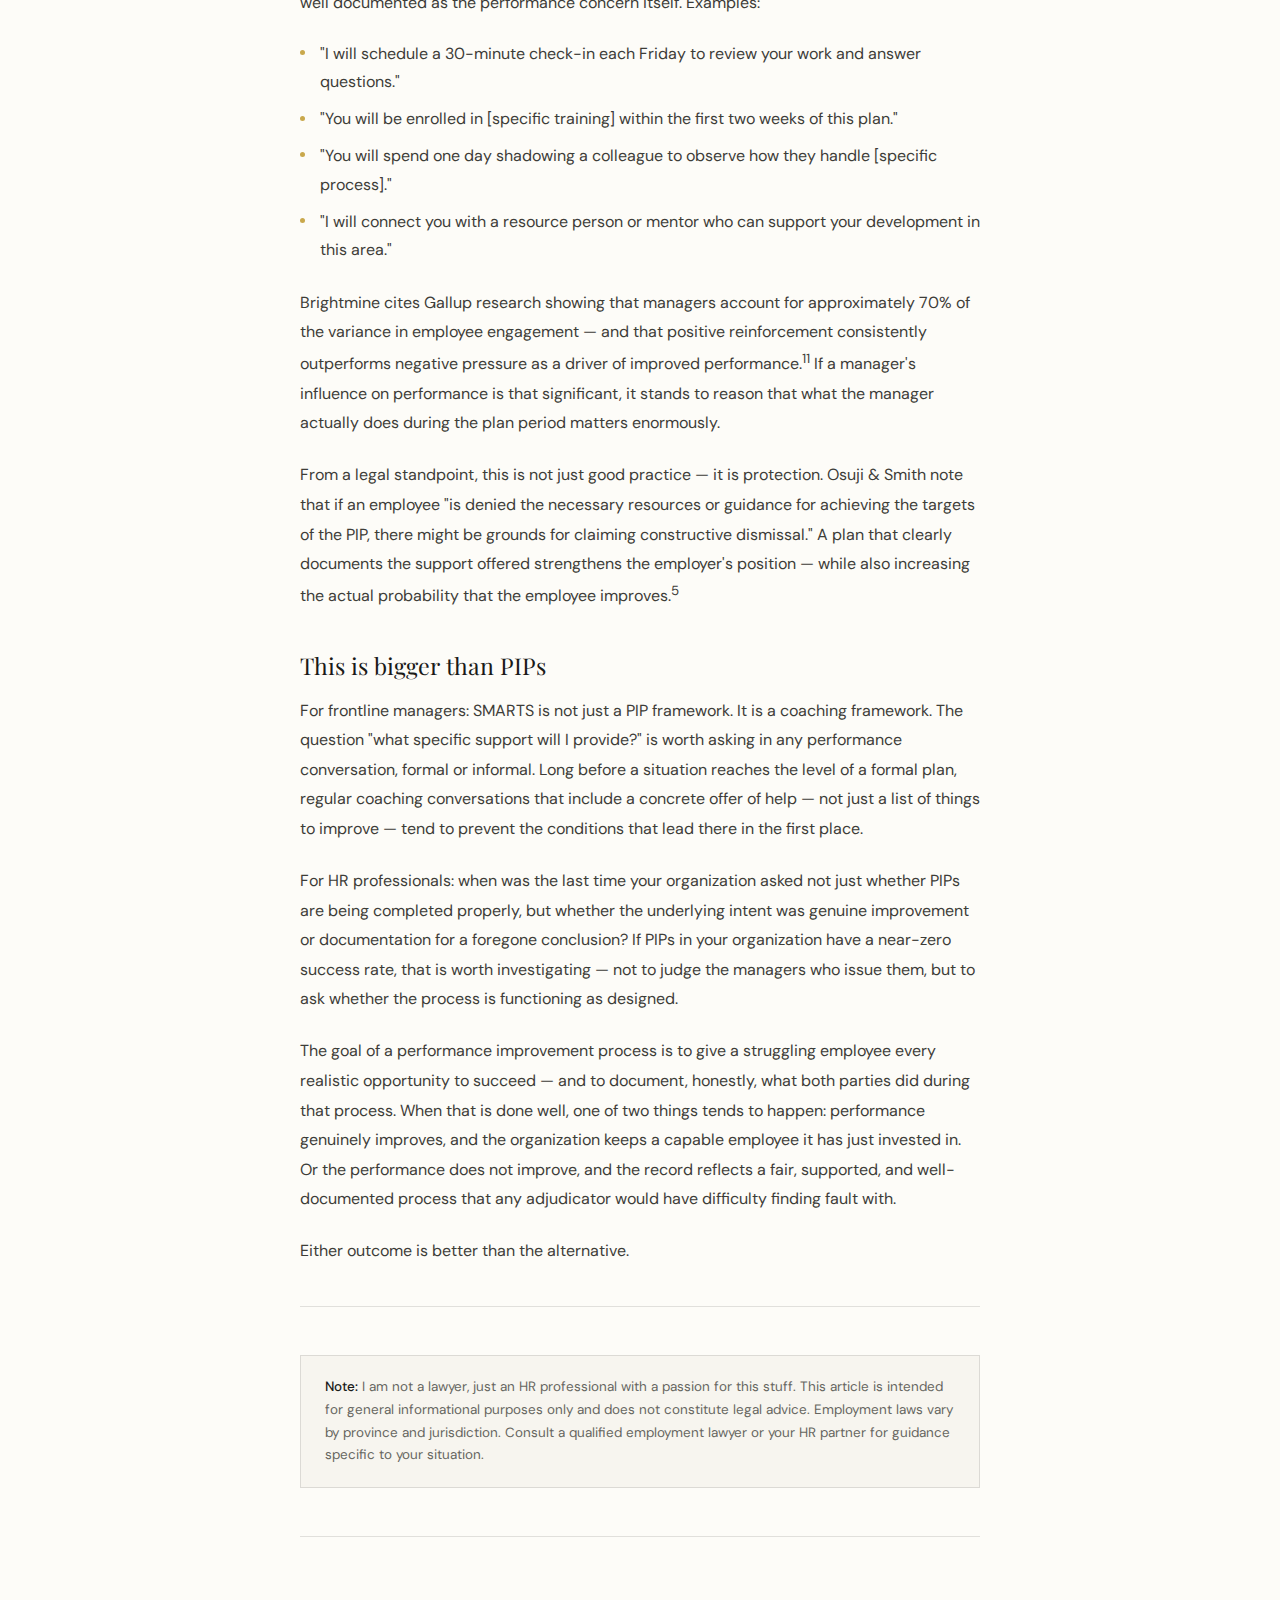
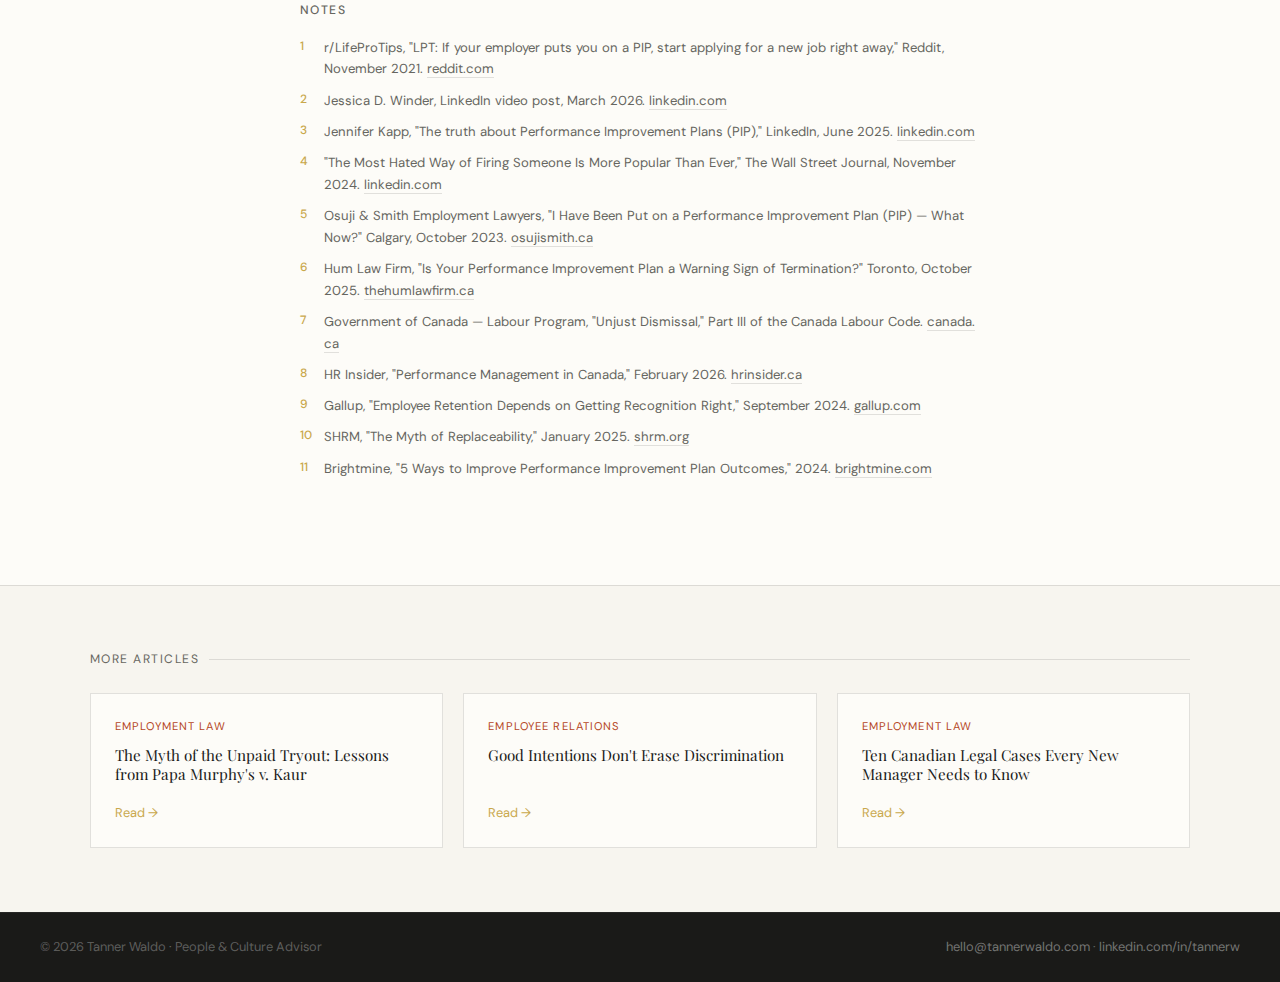
<file: pip-problem.html>
<!DOCTYPE html>
<html lang="en">
<head>
<meta charset="UTF-8">
<title>The PIP Problem: Are We Actually Trying to Help? | Tanner Waldo</title>
<meta name="viewport" content="width=device-width, initial-scale=1.0">
<meta name="description" content="Performance improvement plans have a near-zero success rate at many organizations. Before asking whether the paperwork is clean, it's worth asking whether anyone actually meant for them to work.">
<link rel="preconnect" href="https://fonts.googleapis.com">
<link rel="preconnect" href="https://fonts.gstatic.com" crossorigin>
<link href="https://fonts.googleapis.com/css2?family=Playfair+Display:ital,wght@0,400;0,700;1,400&family=DM+Sans:wght@300;400;500&display=swap" rel="stylesheet">
<style>
  :root {
    --ink: #1a1a18;
    --ink-soft: #3d3d38;
    --cream: #f7f5ef;
    --warm-white: #fdfcf8;
    --gold: #c9a84c;
    --gold-light: #e8d5a3;
    --rust: #b5461e;
    --blue-dark: #3d3936;
    --text-muted: #666660;
    --border: rgba(26,26,24,0.12);
    --serif: 'Playfair Display', Georgia, serif;
    --sans: 'DM Sans', system-ui, sans-serif;
  }

  * { box-sizing: border-box; margin: 0; padding: 0; }
  html { scroll-behavior: smooth; }
  body { font-family: var(--sans); background: var(--warm-white); color: var(--ink); line-height: 1.6; font-size: 16px; }
  a { color: inherit; text-decoration: none; }

  .nav {
    position: sticky; top: 0; z-index: 100;
    background: var(--ink); color: #fff;
    display: flex; align-items: center; justify-content: space-between;
    padding: 0 2.5rem; height: 56px;
    border-bottom: 1px solid rgba(255,255,255,0.08);
  }
  .nav-brand { font-family: var(--serif); font-size: 1.05rem; letter-spacing: 0.01em; color: #fff; }
  .nav-links { display: flex; gap: 0.25rem; list-style: none; }
  .nav-links a { font-size: 0.82rem; letter-spacing: 0.06em; text-transform: uppercase; color: rgba(255,255,255,0.6); padding: 0.4rem 0.75rem; border-radius: 3px; transition: color 0.2s; }
  .nav-links a:hover, .nav-links a.active { color: #fff; }

  /* Article header */
  .article-header {
    background: var(--ink); color: #fff;
    padding: 4rem 2.5rem 5rem;
    position: relative; overflow: hidden;
  }
  .article-header::before {
    content: ''; position: absolute; top: -80px; right: -80px;
    width: 480px; height: 480px;
    border: 1px solid rgba(201,168,76,0.12); border-radius: 50%;
    pointer-events: none;
  }
  .article-header-inner { max-width: 760px; margin: 0 auto; }

  .back-link {
    display: inline-flex; align-items: center; gap: 0.5rem;
    font-size: 0.8rem; letter-spacing: 0.06em; text-transform: uppercase;
    color: rgba(255,255,255,0.45); margin-bottom: 2rem;
    transition: color 0.2s;
  }
  .back-link:hover { color: var(--gold); }
  .back-link::before { content: '←'; }

  .article-tag {
    display: inline-block; font-size: 0.72rem; letter-spacing: 0.1em;
    text-transform: uppercase; color: var(--gold); font-weight: 500;
    margin-bottom: 1rem;
  }
  .article-title {
    font-family: var(--serif); font-size: clamp(1.8rem, 3.5vw, 2.8rem);
    font-weight: 400; line-height: 1.15; margin-bottom: 1.25rem;
  }
  .article-title em { font-style: italic; color: var(--gold); }
  .article-lede {
    font-size: 1.05rem; color: rgba(255,255,255,0.6);
    line-height: 1.75; max-width: 640px;
  }

  /* Article body */
  .article-body-wrap {
    padding: 4rem 2.5rem 6rem;
  }
  .article-body {
    max-width: 680px; margin: 0 auto;
  }

  .article-body p {
    font-size: 1rem; color: var(--ink-soft);
    line-height: 1.85; margin-bottom: 1.4rem;
  }
  .article-body h2 {
    font-family: var(--serif); font-size: 1.45rem; font-weight: 400;
    color: var(--ink); margin: 2.5rem 0 1rem; line-height: 1.25;
  }
  .article-body h3 {
    font-family: var(--sans); font-size: 0.82rem; font-weight: 500;
    letter-spacing: 0.1em; text-transform: uppercase;
    color: var(--rust); margin: 2rem 0 0.75rem;
  }
  .article-body ul {
    list-style: none; margin: 0 0 1.4rem; padding: 0;
  }
  .article-body ul li {
    font-size: 1rem; color: var(--ink-soft); line-height: 1.8;
    padding-left: 1.25rem; position: relative; margin-bottom: 0.5rem;
  }
  .article-body ul li::before {
    content: ''; position: absolute; left: 0; top: 0.65em;
    width: 5px; height: 5px; border-radius: 50%; background: var(--gold);
  }
  .article-body strong {
    font-weight: 500; color: var(--ink);
  }
  .article-body a {
    color: var(--rust); border-bottom: 1px solid rgba(181,70,30,0.3);
    transition: border-color 0.2s;
  }
  .article-body a:hover { border-color: var(--rust); }

  /* Pull quote */
  .pull-quote {
    border-left: 3px solid var(--gold);
    padding: 0.75rem 0 0.75rem 1.5rem;
    margin: 2rem 0;
  }
  .pull-quote p {
    font-family: var(--serif); font-size: 1.15rem !important;
    color: var(--ink) !important; line-height: 1.55 !important;
    font-style: italic; margin: 0 !important;
  }

  /* Divider */
  .article-divider {
    border: none; border-top: 1px solid var(--border);
    margin: 2.5rem 0;
  }

  /* Disclaimer */
  .disclaimer {
    background: var(--cream); border: 1px solid var(--border);
    padding: 1.25rem 1.5rem; margin-top: 3rem;
    font-size: 0.84rem; color: var(--text-muted); line-height: 1.7;
  }

  /* Notes */
  .notes-section {
    margin-top: 3rem; padding-top: 2rem;
    border-top: 1px solid var(--border);
  }
  .notes-section h3 {
    font-size: 0.76rem; letter-spacing: 0.12em; text-transform: uppercase;
    color: var(--text-muted); margin-bottom: 1rem;
    font-family: var(--sans); font-weight: 500;
  }
  .notes-section ol {
    list-style: none; counter-reset: notes; padding: 0;
  }
  .notes-section ol li {
    counter-increment: notes; font-size: 0.82rem; color: var(--text-muted);
    line-height: 1.65; padding-left: 1.5rem; position: relative;
    margin-bottom: 0.6rem;
  }
  .notes-section ol li::before {
    content: counter(notes);
    position: absolute; left: 0; top: 0;
    font-size: 0.75rem; color: var(--gold); font-weight: 500;
  }
  .notes-section ol li a {
    color: var(--text-muted); border-bottom: 1px solid var(--border);
    word-break: break-all;
  }

  /* More articles */
  .more-articles {
    background: var(--cream); padding: 4rem 2.5rem;
    border-top: 1px solid var(--border);
  }
  .more-inner { max-width: 1100px; margin: 0 auto; }
  .more-label {
    font-size: 0.76rem; letter-spacing: 0.12em; text-transform: uppercase;
    color: var(--text-muted); margin-bottom: 1.5rem;
    display: flex; align-items: center; gap: 0.6rem;
  }
  .more-label::after { content: ''; flex: 1; height: 1px; background: var(--border); }
  .more-grid { display: grid; grid-template-columns: repeat(3, 1fr); gap: 1.25rem; }
  .more-card {
    background: var(--warm-white); border: 1px solid var(--border);
    padding: 1.5rem; display: flex; flex-direction: column; gap: 0.6rem;
    transition: transform 0.2s, box-shadow 0.2s;
  }
  .more-card:hover { transform: translateY(-2px); box-shadow: 0 8px 24px rgba(26,26,24,0.07); }
  .more-card-tag { font-size: 0.7rem; letter-spacing: 0.1em; text-transform: uppercase; color: var(--rust); }
  .more-card-title { font-family: var(--serif); font-size: 0.95rem; font-weight: 400; line-height: 1.3; color: var(--ink); }
  .more-card-read { font-size: 0.8rem; color: var(--gold); margin-top: auto; padding-top: 0.5rem; }

  footer {
    background: var(--ink); border-top: 1px solid rgba(255,255,255,0.06);
    padding: 1.5rem 2.5rem;
    display: flex; justify-content: space-between; align-items: center;
    gap: 1rem; font-size: 0.8rem; color: rgba(255,255,255,0.3); flex-wrap: wrap;
  }
  footer a { color: rgba(255,255,255,0.4); }
  footer a:hover { color: rgba(255,255,255,0.75); }

  @media (max-width: 900px) {
    .article-header { padding: 3rem 1.5rem 4rem; }
    .article-body-wrap { padding: 3rem 1.5rem 5rem; }
    .more-grid { grid-template-columns: 1fr 1fr; }
    .nav { padding: 0 1.25rem; }
    .nav-links { display: none; }
    .more-articles { padding: 3rem 1.5rem; }
  }
  @media (max-width: 600px) {
    .more-grid { grid-template-columns: 1fr; }
  }
</style>
</head>
<body>

<header class="nav">
  <a href="/" class="nav-brand">Tanner Waldo</a>
  <nav>
    <ul class="nav-links">
      <li><a href="/#about">Profile</a></li>
      <li><a href="/#skills">Skills</a></li>
      <li><a href="/#experience">Experience</a></li>
      <li><a href="/#cases">Case Studies</a></li>
      <li><a href="/articles.html" class="active">Articles</a></li>
    </ul>
  </nav>
</header>

<header class="article-header">
  <div class="article-header-inner">
    <a class="back-link" href="/articles.html">All articles</a>
    <div class="article-tag">Performance Management</div>
    <h1 class="article-title">The PIP Problem: Are We Actually Trying to Help?</h1>
    <p class="article-lede">Performance improvement plans have a near-zero success rate at many organizations. Before asking whether the paperwork is clean, it's worth asking whether anyone actually meant for them to work.</p>
  </div>
</header>

<div class="article-body-wrap">
  <article class="article-body">

    <p>Search "performance improvement plan" on any career forum and the advice is almost universal: start updating your resume. One commenter on r/LifeProTips, in a post that received over 43,000 upvotes, put it plainly: employees who are placed on PIPs often do not retain their positions once the improvement period concludes, even if they genuinely strive to meet the objectives. That sentiment has become conventional wisdom — and in many organizations, may not be entirely wrong.<sup>1</sup></p>

    <p>What is striking is how openly some HR professionals now say this, and how little discomfort they seem to feel about it. Jessica D. Winder, an HR executive with over 110,000 LinkedIn followers, posted a video in early 2026 noting that in fourteen years working in HR, she had seen exactly one person successfully complete a PIP. Her advice to employees: treat it as a timer, not a development plan.<sup>2</sup> What that video does not address is what role the HR function played in shaping those outcomes in the first place.</p>

    <h2>The numbers are hard to ignore</h2>

    <p>There is no peer-reviewed database tracking PIP outcomes, but practitioner evidence points in one direction. One HR professional who has supported hundreds of PIPs noted publicly that between 60% and 90% of employees on a PIP ultimately leave the organization — through resignation or involuntary separation — with only a small fraction achieving genuine long-term improvement.<sup>3</sup> The Wall Street Journal reported in late 2024 that performance actions are on the rise, with the rate of workers subject to PIPs climbing from 33.4 per 1,000 employees in 2020 to 43.6 per 1,000 in 2023.<sup>4</sup></p>

    <p>At some point, the conversation has to expand from "how do we document this?" to "are we actually trying to help someone get better — and is the process set up to make that possible?"</p>

    <h2>The paper trail question</h2>

    <p>Based on evidence from both the employee and HR sides, PIPs seem to be frequently initiated not as a genuine improvement effort, but as documentation groundwork for a termination decision that has already been made.</p>

    <p>Employment law firms across Canada have noted this directly. Osuji &amp; Smith, a Calgary employment law firm, states that "a PIP is not an opportunity for the employer to set the stage for dismissing an employee without severance" and that an employer doing exactly that "can be liable to pay additional damages for bad faith and dishonesty." The Hum Law Firm in Toronto goes further, noting that a bad-faith PIP can justify a constructive dismissal claim, and citing a 2010 Ontario case where an employee was awarded $45,000 due to the employer's failure to carry out the PIP in good faith.<sup>5,6</sup></p>

    <p>In other words: if the plan was never real, it may not protect you the way you think it does.</p>

    <p>Under Canadian law, the bar for just cause termination is high. Courts look for prior warnings, genuine opportunities to improve, a pattern of documented concerns, and progressive discipline applied consistently. A PIP issued after months of positive performance reviews — or one with goals bearing no resemblance to what was ever actually asked of the employee — does not tell a consistent story. It tells an obvious one.<sup>7</sup></p>

    <h2>What it actually costs to give up on someone</h2>

    <p>Before reaching for a PIP-as-exit-strategy, a basic calculation is worth doing. Replacing an employee is expensive. Gallup puts the cost of replacing a frontline worker at approximately 40% of their annual salary; a technical or professional role runs about 80%; a manager or leader can reach 200% of annual salary — before accounting for the productivity loss during the transition, which typically runs six to twelve months before a new hire reaches full effectiveness.<sup>9</sup></p>

    <p>There is also no guarantee the replacement performs any better. A new hire arrives with a ramp-up period, cultural adjustment, and their own unknowns. An existing employee, given genuine support, brings institutional knowledge, established relationships, and a baseline of demonstrated capability. The investment in helping them succeed is usually the more rational economic choice — and for many organizations, the approach that best aligns with their stated values.</p>

    <h2>SMART goals are not enough</h2>

    <p>Most managers and HR professionals are familiar with SMART goals — Specific, Measurable, Achievable, Relevant, and Time-bound. As a PIP framework, SMART is helpful but not sufficient.</p>

    <p>The achievable dimension deserves particular attention in a performance context. Goals designed to be failed are not goals — they are traps. Canadian courts have recognized this: if a PIP contains unrealistic targets, it can form the basis of a constructive dismissal claim, not defend a termination as just cause. The goals need to reflect what was actually expected of the employee in the role, not a retroactively heightened bar.</p>

    <p>Time-bound also deserves more than a closing date. Timely feedback during the PIP — regular check-ins on schedule, progress updates delivered when promised — is a matter of basic fairness to the employee and a key ingredient in any learning process. Leaving someone on a plan for weeks with no feedback is not performance management. It is waiting.</p>

    <p>But here is what SMART does not address at all: the manager's role in the outcome.</p>

    <div class="pull-quote">
      <p>That is where a second S comes in. Call it SMARTS — with the final S standing for Supported.</p>
    </div>

    <p>Before a plan is issued, and throughout its duration, a key question needs to be answered in writing: what specific support will the manager and organization provide to help this employee succeed? Rather than vague commitment, this step has to be concrete and as well documented as the performance concern itself. Examples:</p>

    <ul>
      <li>"I will schedule a 30-minute check-in each Friday to review your work and answer questions."</li>
      <li>"You will be enrolled in [specific training] within the first two weeks of this plan."</li>
      <li>"You will spend one day shadowing a colleague to observe how they handle [specific process]."</li>
      <li>"I will connect you with a resource person or mentor who can support your development in this area."</li>
    </ul>

    <p>Brightmine cites Gallup research showing that managers account for approximately 70% of the variance in employee engagement — and that positive reinforcement consistently outperforms negative pressure as a driver of improved performance.<sup>11</sup> If a manager's influence on performance is that significant, it stands to reason that what the manager actually does during the plan period matters enormously.</p>

    <p>From a legal standpoint, this is not just good practice — it is protection. Osuji &amp; Smith note that if an employee "is denied the necessary resources or guidance for achieving the targets of the PIP, there might be grounds for claiming constructive dismissal." A plan that clearly documents the support offered strengthens the employer's position — while also increasing the actual probability that the employee improves.<sup>5</sup></p>

    <h2>This is bigger than PIPs</h2>

    <p>For frontline managers: SMARTS is not just a PIP framework. It is a coaching framework. The question "what specific support will I provide?" is worth asking in any performance conversation, formal or informal. Long before a situation reaches the level of a formal plan, regular coaching conversations that include a concrete offer of help — not just a list of things to improve — tend to prevent the conditions that lead there in the first place.</p>

    <p>For HR professionals: when was the last time your organization asked not just whether PIPs are being completed properly, but whether the underlying intent was genuine improvement or documentation for a foregone conclusion? If PIPs in your organization have a near-zero success rate, that is worth investigating — not to judge the managers who issue them, but to ask whether the process is functioning as designed.</p>

    <p>The goal of a performance improvement process is to give a struggling employee every realistic opportunity to succeed — and to document, honestly, what both parties did during that process. When that is done well, one of two things tends to happen: performance genuinely improves, and the organization keeps a capable employee it has just invested in. Or the performance does not improve, and the record reflects a fair, supported, and well-documented process that any adjudicator would have difficulty finding fault with.</p>

    <p>Either outcome is better than the alternative.</p>

    <hr class="article-divider">

    <div class="disclaimer">
      <strong>Note:</strong> I am not a lawyer, just an HR professional with a passion for this stuff. This article is intended for general informational purposes only and does not constitute legal advice. Employment laws vary by province and jurisdiction. Consult a qualified employment lawyer or your HR partner for guidance specific to your situation.
    </div>

    <div class="notes-section">
      <h3>Notes</h3>
      <ol>
        <li>r/LifeProTips, "LPT: If your employer puts you on a PIP, start applying for a new job right away," Reddit, November 2021. <a href="https://www.reddit.com/r/LifeProTips/comments/r43kqe/lpt_if_your_employer_puts_you_on_a_pip_personal/" target="_blank">reddit.com</a></li>
        <li>Jessica D. Winder, LinkedIn video post, March 2026. <a href="https://www.linkedin.com/posts/jessicadwinder_pip-humanresources-performance-activity-7436871023045668864-G46k" target="_blank">linkedin.com</a></li>
        <li>Jennifer Kapp, "The truth about Performance Improvement Plans (PIP)," LinkedIn, June 2025. <a href="https://www.linkedin.com/posts/jennifer-kapp-55517a104_employmentlaw-humanresources-pipprocess-activity-7341786990830403584-LSR1" target="_blank">linkedin.com</a></li>
        <li>"The Most Hated Way of Firing Someone Is More Popular Than Ever," The Wall Street Journal, November 2024. <a href="https://www.linkedin.com/news/story/the-pip-is-making-a-comeback-7065418/" target="_blank">linkedin.com</a></li>
        <li>Osuji &amp; Smith Employment Lawyers, "I Have Been Put on a Performance Improvement Plan (PIP) — What Now?" Calgary, October 2023. <a href="https://osujismith.ca/i-have-been-put-on-a-performance-improvement-plan-pip-what-now/" target="_blank">osujismith.ca</a></li>
        <li>Hum Law Firm, "Is Your Performance Improvement Plan a Warning Sign of Termination?" Toronto, October 2025. <a href="https://thehumlawfirm.ca/is-your-performance-improvement-plan-a-warning-sign-of-termination/" target="_blank">thehumlawfirm.ca</a></li>
        <li>Government of Canada — Labour Program, "Unjust Dismissal," Part III of the Canada Labour Code. <a href="https://www.canada.ca/content/dam/esdc-edsc/documents/services/labour-standards/reports/unjust-dismissal/8_Unjust_Dismissal-EN.pdf" target="_blank">canada.ca</a></li>
        <li>HR Insider, "Performance Management in Canada," February 2026. <a href="https://hrinsider.ca/performance-management-in-canada/" target="_blank">hrinsider.ca</a></li>
        <li>Gallup, "Employee Retention Depends on Getting Recognition Right," September 2024. <a href="https://www.gallup.com/workplace/650174/employee-retention-depends-getting-recognition-right.aspx" target="_blank">gallup.com</a></li>
        <li>SHRM, "The Myth of Replaceability," January 2025. <a href="https://www.shrm.org/executive-network/insights/myth-replaceability-preparing-loss-key-employees" target="_blank">shrm.org</a></li>
        <li>Brightmine, "5 Ways to Improve Performance Improvement Plan Outcomes," 2024. <a href="https://www.brightmine.com/us/resources/talent-management/performance-improvement-plans/" target="_blank">brightmine.com</a></li>
      </ol>
    </div>

  </article>
</div>

<section class="more-articles">
  <div class="more-inner">
    <div class="more-label">More articles</div>
    <div class="more-grid">
      <a class="more-card" href="/articles/unpaid-tryout.html">
        <span class="more-card-tag">Employment Law</span>
        <span class="more-card-title">The Myth of the Unpaid Tryout: Lessons from Papa Murphy's v. Kaur</span>
        <span class="more-card-read">Read →</span>
      </a>
      <a class="more-card" href="/articles/good-intentions.html">
        <span class="more-card-tag">Employee Relations</span>
        <span class="more-card-title">Good Intentions Don't Erase Discrimination</span>
        <span class="more-card-read">Read →</span>
      </a>
      <a class="more-card" href="/articles/ten-cases.html">
        <span class="more-card-tag">Employment Law</span>
        <span class="more-card-title">Ten Canadian Legal Cases Every New Manager Needs to Know</span>
        <span class="more-card-read">Read →</span>
      </a>
    </div>
  </div>
</section>

<footer>
  <span>© <span id="yr"></span> Tanner Waldo · People &amp; Culture Advisor</span>
  <span><a href="mailto:hello@tannerwaldo.com">hello@tannerwaldo.com</a> · <a href="https://www.linkedin.com/in/tannerw" target="_blank">linkedin.com/in/tannerw</a></span>
</footer>

<script>
  document.getElementById('yr').textContent = new Date().getFullYear();
</script>
</body>
</html>
</file>
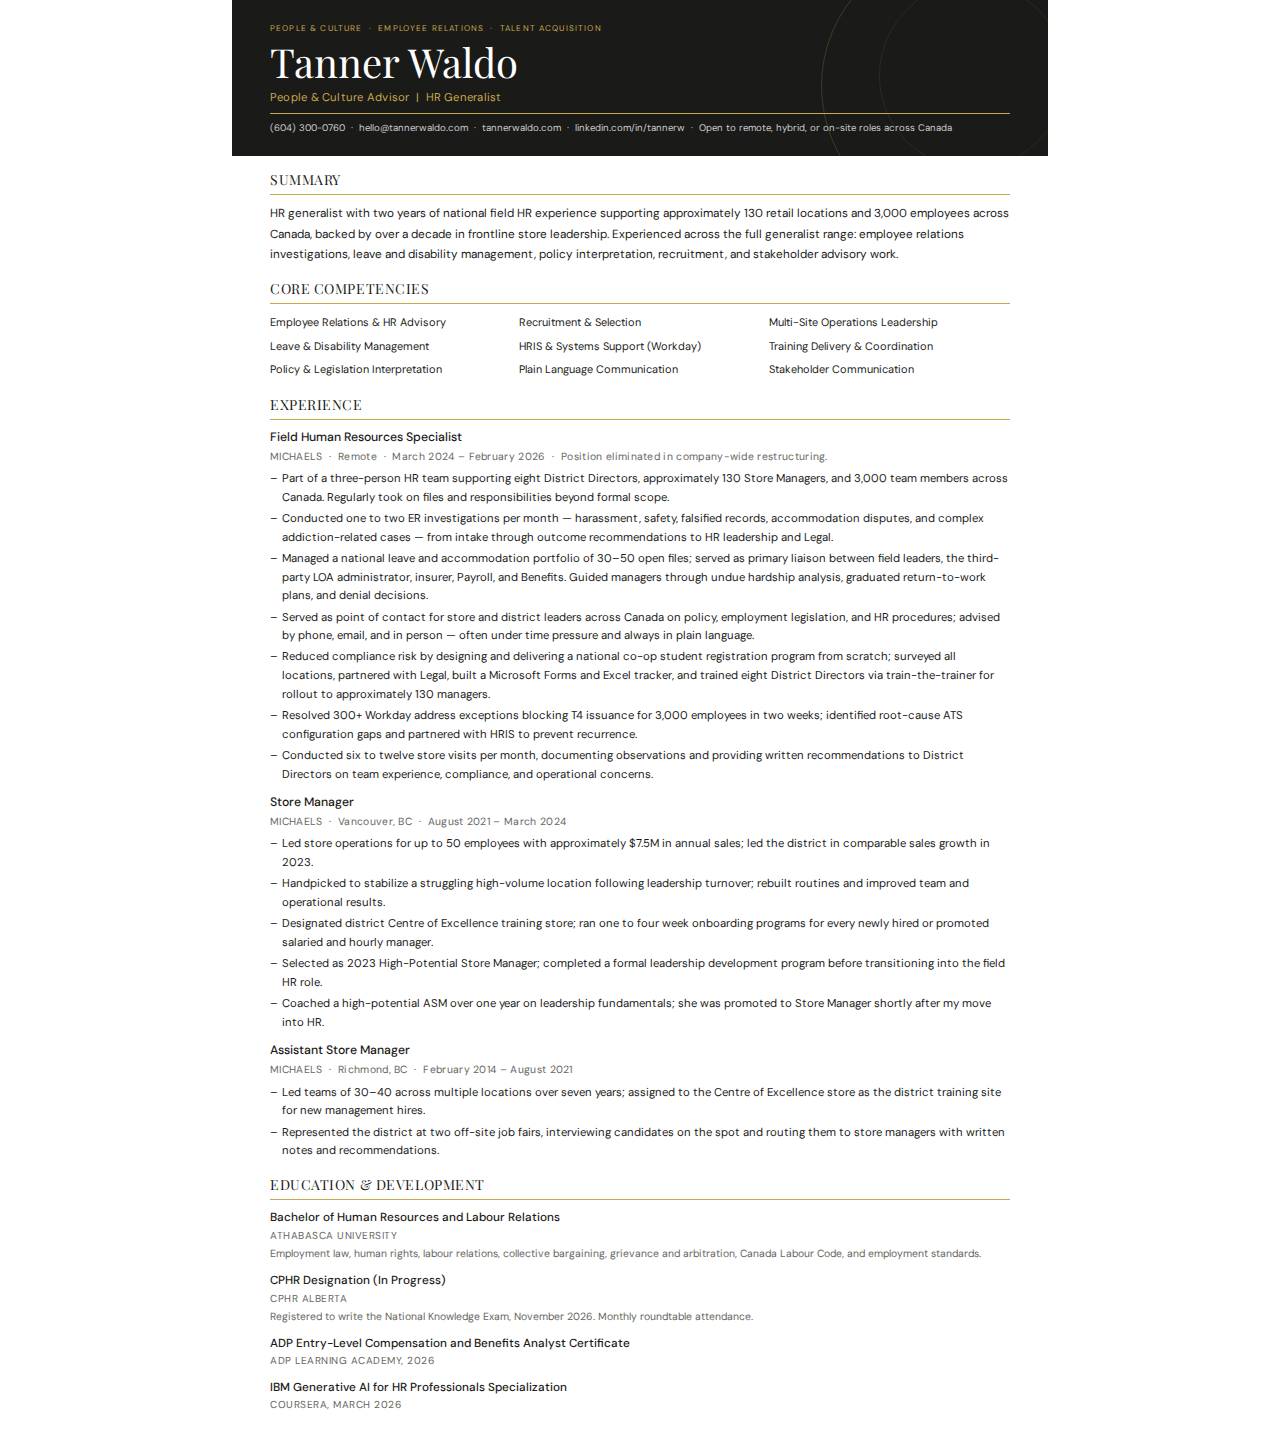
<file: resume.html>
<!DOCTYPE html>
<html lang="en">
<head>
<meta charset="UTF-8">
<title>Tanner Waldo — Resume</title>
<link href="https://fonts.googleapis.com/css2?family=Playfair+Display:wght@400;700&family=DM+Sans:wght@300;400;500&display=swap" rel="stylesheet">
<style>
  @page {
    size: letter;
    margin: 0;
  }

  * { box-sizing: border-box; margin: 0; padding: 0; }

  body {
    font-family: 'DM Sans', system-ui, sans-serif;
    background: #fff;
    color: #1a1a18;
    font-size: 8.8pt;
    line-height: 1.6;
    width: 8.5in;
    margin: 0 auto;
  }

  .header {
    background: #1a1a18;
    padding: 22px 38px 20px;
    position: relative;
    overflow: hidden;
    -webkit-print-color-adjust: exact;
    print-color-adjust: exact;
  }

  .header::before {
    content: '';
    position: absolute;
    top: -55px; right: -55px;
    width: 280px; height: 280px;
    border: 0.8px solid rgba(201,168,76,0.22);
    border-radius: 50%;
    pointer-events: none;
  }
  .header::after {
    content: '';
    position: absolute;
    top: -18px; right: -18px;
    width: 185px; height: 185px;
    border: 0.5px solid rgba(201,168,76,0.11);
    border-radius: 50%;
    pointer-events: none;
  }

  .header-eyebrow {
    font-size: 6.2pt;
    letter-spacing: 0.14em;
    text-transform: uppercase;
    color: #c9a84c;
    margin-bottom: 5px;
    -webkit-print-color-adjust: exact;
    print-color-adjust: exact;
  }

  .header-name {
    font-family: 'Playfair Display', Georgia, serif;
    font-size: 30pt;
    font-weight: 400;
    color: #ffffff;
    line-height: 1.1;
    margin-bottom: 5px;
    -webkit-print-color-adjust: exact;
    print-color-adjust: exact;
  }

  .header-title {
    font-size: 8.5pt;
    color: #c9a84c;
    letter-spacing: 0.02em;
    margin-bottom: 5px;
    -webkit-print-color-adjust: exact;
    print-color-adjust: exact;
  }

  .header-rule {
    border: none;
    border-top: 0.6px solid #c9a84c;
    margin: 6px 0;
    -webkit-print-color-adjust: exact;
    print-color-adjust: exact;
  }

  .header-contact {
    font-size: 7.2pt;
    color: #cccccc;
    -webkit-print-color-adjust: exact;
    print-color-adjust: exact;
  }

  .body {
    padding: 0 38px 32px;
  }

  .section {
    margin-top: 13px;
    margin-bottom: 5px;
  }

  .section-title {
    font-family: 'Playfair Display', Georgia, serif;
    font-size: 10.5pt;
    font-weight: 400;
    color: #1a1a18;
    letter-spacing: 0.04em;
    text-transform: uppercase;
    margin-bottom: 3px;
  }

  .section-rule {
    border: none;
    border-top: 0.6px solid #c9a84c;
    margin-bottom: 8px;
    -webkit-print-color-adjust: exact;
    print-color-adjust: exact;
  }

  .summary {
    font-size: 8.8pt;
    line-height: 1.75;
    color: #1a1a18;
  }

  .competencies {
    display: grid;
    grid-template-columns: repeat(3, 1fr);
    gap: 2px 8px;
  }

  .competency-item {
    font-size: 8.2pt;
    color: #1a1a18;
    padding: 2px 0;
  }

  .job {
    margin-bottom: 9px;
  }

  .job-title {
    font-weight: 500;
    font-size: 9.2pt;
    color: #1a1a18;
    margin-bottom: 1px;
  }

  .job-meta {
    font-size: 7.8pt;
    color: #666660;
    letter-spacing: 0.03em;
    margin-bottom: 5px;
  }

  .job ul {
    list-style: none;
    padding: 0;
    margin: 0;
  }

  .job ul li {
    font-size: 8.5pt;
    color: #1a1a18;
    line-height: 1.65;
    padding-left: 12px;
    position: relative;
    margin-bottom: 2.5px;
  }

  .job ul li::before {
    content: '–';
    position: absolute;
    left: 0;
    color: #1a1a18;
  }

  .edu-item {
    margin-bottom: 8px;
  }

  .edu-degree {
    font-weight: 500;
    font-size: 8.8pt;
    color: #1a1a18;
    margin-bottom: 1px;
  }

  .edu-school {
    font-size: 7.6pt;
    color: #666660;
    letter-spacing: 0.05em;
    text-transform: uppercase;
    margin-bottom: 2px;
  }

  .edu-detail {
    font-size: 7.8pt;
    color: #666660;
    line-height: 1.6;
  }
</style>
</head>
<body>

  <div class="header">
    <div class="header-eyebrow">People &amp; Culture &nbsp;·&nbsp; Employee Relations &nbsp;·&nbsp; Talent Acquisition</div>
    <div class="header-name">Tanner Waldo</div>
    <div class="header-title">People &amp; Culture Advisor &nbsp;|&nbsp; HR Generalist</div>
    <hr class="header-rule">
    <div class="header-contact">
      (604) 300-0760 &nbsp;·&nbsp; hello@tannerwaldo.com &nbsp;·&nbsp; tannerwaldo.com &nbsp;·&nbsp; linkedin.com/in/tannerw &nbsp;·&nbsp; Open to remote, hybrid, or on-site roles across Canada
    </div>
  </div>

  <div class="body">

    <div class="section">
      <div class="section-title">Summary</div>
      <hr class="section-rule">
    </div>
    <p class="summary">HR generalist with two years of national field HR experience supporting approximately 130 retail locations and 3,000 employees across Canada, backed by over a decade in frontline store leadership. Experienced across the full generalist range: employee relations investigations, leave and disability management, policy interpretation, recruitment, and stakeholder advisory work.</p>

    <div class="section">
      <div class="section-title">Core Competencies</div>
      <hr class="section-rule">
    </div>
    <div class="competencies">
      <div class="competency-item">Employee Relations &amp; HR Advisory</div>
      <div class="competency-item">Recruitment &amp; Selection</div>
      <div class="competency-item">Multi-Site Operations Leadership</div>
      <div class="competency-item">Leave &amp; Disability Management</div>
      <div class="competency-item">HRIS &amp; Systems Support (Workday)</div>
      <div class="competency-item">Training Delivery &amp; Coordination</div>
      <div class="competency-item">Policy &amp; Legislation Interpretation</div>
      <div class="competency-item">Plain Language Communication</div>
      <div class="competency-item">Stakeholder Communication</div>
    </div>

    <div class="section">
      <div class="section-title">Experience</div>
      <hr class="section-rule">
    </div>

    <div class="job">
      <div class="job-title">Field Human Resources Specialist</div>
      <div class="job-meta">MICHAELS &nbsp;·&nbsp; Remote &nbsp;·&nbsp; March 2024 – February 2026 &nbsp;·&nbsp; Position eliminated in company-wide restructuring.</div>
      <ul>
        <li>Part of a three-person HR team supporting eight District Directors, approximately 130 Store Managers, and 3,000 team members across Canada. Regularly took on files and responsibilities beyond formal scope.</li>
        <li>Conducted one to two ER investigations per month — harassment, safety, falsified records, accommodation disputes, and complex addiction-related cases — from intake through outcome recommendations to HR leadership and Legal.</li>
        <li>Managed a national leave and accommodation portfolio of 30–50 open files; served as primary liaison between field leaders, the third-party LOA administrator, insurer, Payroll, and Benefits. Guided managers through undue hardship analysis, graduated return-to-work plans, and denial decisions.</li>
        <li>Served as point of contact for store and district leaders across Canada on policy, employment legislation, and HR procedures; advised by phone, email, and in person — often under time pressure and always in plain language.</li>
        <li>Reduced compliance risk by designing and delivering a national co-op student registration program from scratch; surveyed all locations, partnered with Legal, built a Microsoft Forms and Excel tracker, and trained eight District Directors via train-the-trainer for rollout to approximately 130 managers.</li>
        <li>Resolved 300+ Workday address exceptions blocking T4 issuance for 3,000 employees in two weeks; identified root-cause ATS configuration gaps and partnered with HRIS to prevent recurrence.</li>
        <li>Conducted six to twelve store visits per month, documenting observations and providing written recommendations to District Directors on team experience, compliance, and operational concerns.</li>
      </ul>
    </div>

    <div class="job">
      <div class="job-title">Store Manager</div>
      <div class="job-meta">MICHAELS &nbsp;·&nbsp; Vancouver, BC &nbsp;·&nbsp; August 2021 – March 2024</div>
      <ul>
        <li>Led store operations for up to 50 employees with approximately $7.5M in annual sales; led the district in comparable sales growth in 2023.</li>
        <li>Handpicked to stabilize a struggling high-volume location following leadership turnover; rebuilt routines and improved team and operational results.</li>
        <li>Designated district Centre of Excellence training store; ran one to four week onboarding programs for every newly hired or promoted salaried and hourly manager.</li>
        <li>Selected as 2023 High-Potential Store Manager; completed a formal leadership development program before transitioning into the field HR role.</li>
        <li>Coached a high-potential ASM over one year on leadership fundamentals; she was promoted to Store Manager shortly after my move into HR.</li>
      </ul>
    </div>

    <div class="job">
      <div class="job-title">Assistant Store Manager</div>
      <div class="job-meta">MICHAELS &nbsp;·&nbsp; Richmond, BC &nbsp;·&nbsp; February 2014 – August 2021</div>
      <ul>
        <li>Led teams of 30–40 across multiple locations over seven years; assigned to the Centre of Excellence store as the district training site for new management hires.</li>
        <li>Represented the district at two off-site job fairs, interviewing candidates on the spot and routing them to store managers with written notes and recommendations.</li>
      </ul>
    </div>

    <div class="section">
      <div class="section-title">Education &amp; Development</div>
      <hr class="section-rule">
    </div>

    <div class="edu-item">
      <div class="edu-degree">Bachelor of Human Resources and Labour Relations</div>
      <div class="edu-school">Athabasca University</div>
      <div class="edu-detail">Employment law, human rights, labour relations, collective bargaining, grievance and arbitration, Canada Labour Code, and employment standards.</div>
    </div>

    <div class="edu-item">
      <div class="edu-degree">CPHR Designation (In Progress)</div>
      <div class="edu-school">CPHR Alberta</div>
      <div class="edu-detail">Registered to write the National Knowledge Exam, November 2026. Monthly roundtable attendance.</div>
    </div>

    <div class="edu-item">
      <div class="edu-degree">ADP Entry-Level Compensation and Benefits Analyst Certificate</div>
      <div class="edu-school">ADP Learning Academy, 2026</div>
    </div>

    <div class="edu-item">
      <div class="edu-degree">IBM Generative AI for HR Professionals Specialization</div>
      <div class="edu-school">Coursera, March 2026</div>
    </div>

  </div>

</body>
</html>
</file>
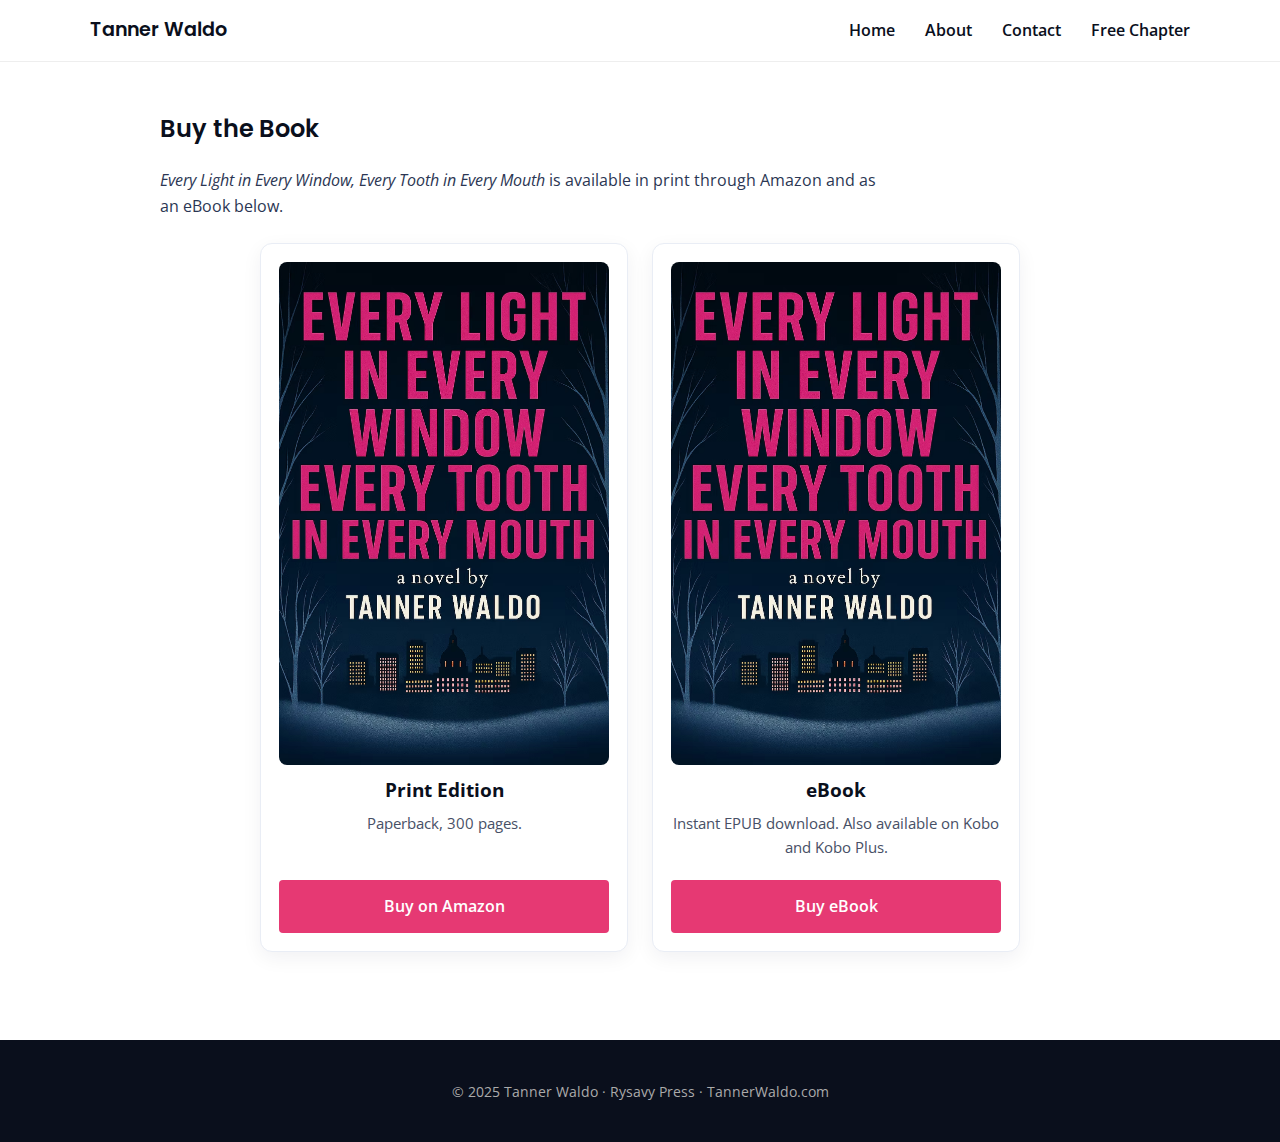
<file: store.html>
<!DOCTYPE html>
<html lang="en">
<head>
  <meta charset="UTF-8" />
  <meta name="viewport" content="width=device-width, initial-scale=1.0"/>
  <title>Shop | Tanner Waldo</title>
  <link rel="icon" type="image/x-icon" href="favicon.ico">
  <link rel="stylesheet" href="styles.css">
  <link href="https://fonts.googleapis.com/css2?family=Poppins:wght@400;600&family=Open+Sans&display=swap" rel="stylesheet">

  <!-- Social Preview -->
  <meta property="og:title" content="Shop | Tanner Waldo" />
  <meta property="og:description" content="Where to buy Every Light in Every Window, Every Tooth in Every Mouth." />
  <meta property="og:image" content="https://tannerwaldo.com/social-preview.png" />
  <meta property="og:url" content="https://tannerwaldo.com/store.html" />
  <meta name="twitter:card" content="summary_large_image" />

  <style>
    /* Layout */
    .store-wrap {
      max-width: 1100px;
      margin: 0 auto;
      padding: 12px 20px 48px;
    }
    #store.section { padding-top: 16px; padding-bottom: 40px; }
    .store-grid {
      display: grid;
      grid-template-columns: repeat(auto-fit, minmax(280px, 1fr));
      gap: 24px;
      margin-top: 24px;
      align-items: stretch;
      max-width: 760px;
      margin-left: auto;
      margin-right: auto;
    }

    .store-intro {
      margin-top: 8px;
      font-family: 'Open Sans', sans-serif;
      color: #2b3653;
      max-width: 720px;
    }

    /* Product cards */
    .product-card {
      display: flex;
      flex-direction: column;
      justify-content: space-between;
      background:#fff;
      border:1px solid #e9edf5;
      border-radius:12px;
      box-shadow:0 6px 20px rgba(10,22,50,0.06);
      padding:18px;
      text-align:center;
    }

    .product-card h3 { margin:10px 0 6px; }
    .product-img {
      width:100%;
      height:auto;
      border-radius:8px;
      margin-bottom:10px;
      display:block;
    }

    .format-note { margin:6px 0 12px; color:#475066; font-size:0.95rem; }
    .btn-row { display:flex; flex-direction:column; gap:8px; margin-top:8px; }

    @media (max-width: 520px){
      .product-img { max-height: 360px; }
      .product-card { padding:16px; }
    }
  </style>
</head>
<body>

  <!-- Navbar -->
  <nav class="navbar">
    <div class="nav-container">
      <div class="logo">Tanner Waldo</div>
      <ul class="nav-links">
        <li><a href="index.html#home">Home</a></li>
        <li><a href="index.html#about">About</a></li>
        <li><a href="index.html#contact">Contact</a></li>
        <li><a href="#" id="openModal">Free Chapter</a></li>
      </ul>
    </div>
  </nav>

  <!-- Store section -->
  <section id="store" class="section">
    <div class="store-wrap">
      <h2>Buy the Book</h2>
      <p class="store-intro">
        <em>Every Light in Every Window, Every Tooth in Every Mouth</em> is available in print through Amazon and as an eBook below.
      </p>

      <div class="store-grid">
        <!-- Print Edition -->
        <div class="product-card">
          <div>
            <img src="cover.png" alt="Print edition" class="product-img" width="600" height="900" loading="lazy">
            <h3>Print Edition</h3>
            <p class="format-note">Paperback, 300 pages.</p>
          </div>
          <div class="btn-row">
            <a id="amazonLink"
               href="https://www.amazon.ca/Every-Light-Window-Tooth-Mouth/dp/1069525200/"
               class="btn preorder"
               target="_blank" rel="noopener noreferrer">
              Buy on Amazon
            </a>
          </div>
        </div>

        <!-- eBook -->
        <div class="product-card">
          <div>
            <img src="cover.png" alt="eBook edition" class="product-img" width="600" height="900" loading="lazy">
            <h3>eBook</h3>
            <p class="format-note">
              Instant EPUB download. Also available on <a href="https://www.kobo.com/ca/en/ebook/every-light-in-every-window-every-tooth-in-every-mouth" target="_blank" rel="noopener noreferrer">Kobo</a> and Kobo Plus.
            </p>
          </div>
          <div class="btn-row">
            <a href="https://payhip.com/b/Pj9J0"
               class="btn preorder"
               target="_blank" rel="noopener noreferrer">
              Buy eBook
            </a>
          </div>
        </div>
      </div>
    </div>
  </section>

  <footer>
    <p>&copy; 2025 Tanner Waldo · Rysavy Press · TannerWaldo.com</p>
  </footer>

  <!-- Free Chapter Modal -->
  <div id="chapterModal" class="modal" role="dialog" aria-modal="true" aria-labelledby="modalTitle" aria-hidden="true">
    <div class="modal-content" tabindex="-1">
      <button class="close" id="closeModal" aria-label="Close">&times;</button>
      <h2 id="modalTitle">Get the First Chapter Free</h2>
      <p>Sign up below to receive a free preview and updates about <em>Every Light in Every Window, Every Tooth in Every Mouth</em>.</p>
      <form id="signupForm"
            action="https://assets.mailerlite.com/jsonp/1770375/forms/164309175309960831/subscribe"
            method="post" class="signup-form">
        <input type="email" name="fields[email]" placeholder="Enter your email" required />
        <button type="submit">Send Me the Chapter</button>
      </form>
      <noscript><p><a href="https://assets.mailerlite.com/webforms/submit/1770375/164309175309960831" rel="noopener noreferrer">Subscribe here</a></p></noscript>
    </div>
  </div>

  <script>
    // Amazon localized link by visitor country (best-effort, falls back to amazon.ca)
    (function () {
      var ASIN = "1069525200";
      var slug = "Every-Light-Window-Tooth-Mouth";
      // Country code -> Amazon marketplace host
      var marketplaces = {
        US: "amazon.com",
        GB: "amazon.co.uk",
        UK: "amazon.co.uk",
        DE: "amazon.de",
        FR: "amazon.fr",
        IT: "amazon.it",
        ES: "amazon.es",
        NL: "amazon.nl",
        SE: "amazon.se",
        PL: "amazon.pl",
        AU: "amazon.com.au",
        JP: "amazon.co.jp",
        IN: "amazon.in",
        MX: "amazon.com.mx",
        BR: "amazon.com.br",
        SG: "amazon.sg",
        AE: "amazon.ae",
        SA: "amazon.sa",
        TR: "amazon.com.tr",
        CA: "amazon.ca"
      };
      var link = document.getElementById("amazonLink");
      if (!link) return;

      // Use a free, no-key geolocation endpoint. Fail silently -> keep amazon.ca default.
      try {
        var controller = new AbortController();
        var t = setTimeout(function(){ controller.abort(); }, 2500);
        fetch("https://ipapi.co/json/", { signal: controller.signal })
          .then(function (r) { return r.ok ? r.json() : null; })
          .then(function (data) {
            clearTimeout(t);
            if (!data || !data.country_code) return;
            var host = marketplaces[data.country_code];
            if (host && host !== "amazon.ca") {
              link.href = "https://www." + host + "/" + slug + "/dp/" + ASIN + "/";
            }
          })
          .catch(function () { /* keep default */ });
      } catch (e) { /* keep default */ }
    })();

    // Modal wiring
    const modal = document.getElementById("chapterModal");
    const openModal = document.getElementById("openModal");
    const closeModal = document.getElementById("closeModal");
    const modalContent = modal?.querySelector(".modal-content");
    let lastFocused;

    function openM(e){ if(e) e.preventDefault(); lastFocused = document.activeElement; modal.style.display="flex"; modal.setAttribute("aria-hidden","false"); modalContent?.focus(); }
    function closeM(){ modal.style.display="none"; modal.setAttribute("aria-hidden","true"); lastFocused?.focus(); }

    openModal?.addEventListener("click", openM);
    closeModal?.addEventListener("click", closeM);
    window.addEventListener("click", (e) => { if (e.target === modal) closeM(); });
    window.addEventListener("keydown", (e) => { if (e.key === "Escape" && modal.style.display === "flex") closeM(); });

    // MailerLite (modal form)
    const signupForm = document.getElementById("signupForm");
    if (signupForm) {
      signupForm.addEventListener("submit", function(e) {
        e.preventDefault();
        fetch(signupForm.action, { method: "POST", body: new FormData(signupForm) })
          .then(() => { signupForm.innerHTML = "<p>🎉 Thanks! Check your inbox for the free chapter.</p>"; })
          .catch(() => { signupForm.innerHTML = "<p>⚠️ Oops, something went wrong. Please try again.</p>"; });
      });
    }
  </script>
</body>
</html>
</file>
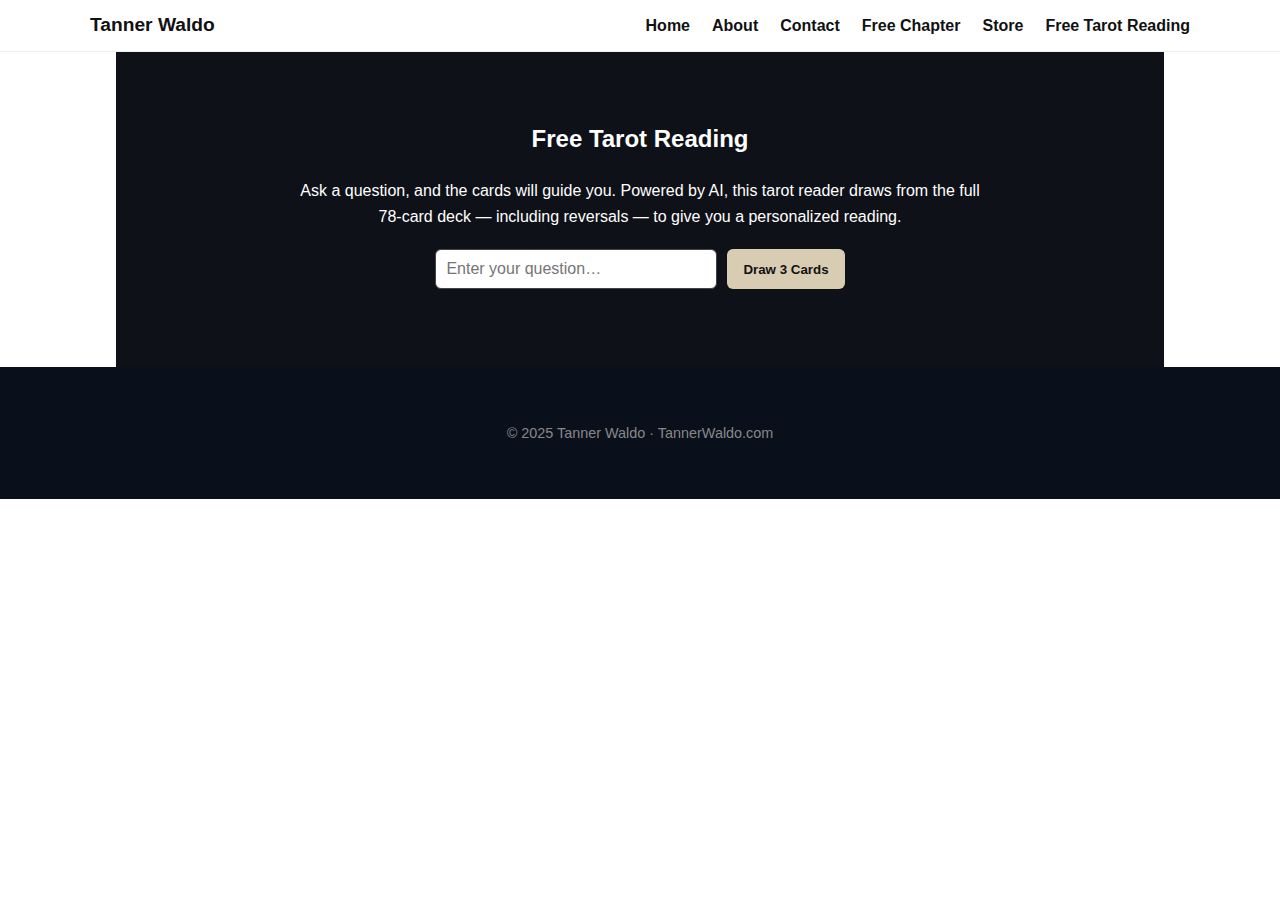
<file: tarot.html>
<!DOCTYPE html>
<html lang="en">
<head>
  <meta charset="UTF-8" />
  <meta name="viewport" content="width=device-width, initial-scale=1.0"/>
  <title>Free Tarot Reading | Tanner Waldo</title>
  <link rel="stylesheet" href="styles.css"/>

  <!-- Minimal fallback styles so modals don't accidentally block the page if styles.css changes -->
  <style>
    .modal{display:none;position:fixed;inset:0;background:rgba(0,0,0,.55);z-index:1000;padding:20px}
    .modal-content{max-width:560px;margin:10vh auto;background:#0e1117;color:#fff;border-radius:12px;padding:24px;box-shadow:0 10px 30px rgba(0,0,0,.4)}
    .close{float:right;font-size:26px;cursor:pointer}
    .signup-form{display:flex;gap:10px;justify-content:center;flex-wrap:wrap}
    .signup-form input[type="text"], .signup-form input[type="email"]{padding:10px;border-radius:6px;border:1px solid #444;min-width:260px;background:#fff;color:#111}
    .signup-form button{padding:10px 16px;border-radius:6px;border:0;background:#d8ccb3;color:#111;font-weight:600;cursor:pointer}
    .section.dark{background:#0e1117;color:#fff;padding:48px 24px}
    .navbar{background:#fff}
    .nav-container{max-width:1100px;margin:0 auto;display:flex;justify-content:space-between;align-items:center;padding:10px 16px}
    .nav-links{list-style:none;display:flex;gap:22px;margin:0;padding:0}
    .nav-links a{text-decoration:none;color:#111;font-weight:600}
    .logo a, .logo{color:#111;text-decoration:none;font-weight:700}
    footer{padding:40px 0;text-align:center;color:#888}
  </style>
</head>
<body>

  <!-- Navigation -->
  <nav class="navbar">
    <div class="nav-container">
      <div class="logo"><a href="index.html">Tanner Waldo</a></div>
      <ul class="nav-links">
        <li><a href="index.html#home">Home</a></li>
        <li><a href="index.html#about">About</a></li>
        <li><a href="index.html#contact">Contact</a></li>
        <li><a href="#" id="openModal">Free Chapter</a></li>
        <li><a href="store.html">Store</a></li>
        <li><a href="tarot.html">Free Tarot Reading</a></li>
      </ul>
    </div>
  </nav>

  <!-- Tarot Section -->
  <section class="section dark">
    <div style="max-width:700px;margin:0 auto;text-align:center;">
      <h2>Free Tarot Reading</h2>
      <p>
        Ask a question, and the cards will guide you. Powered by AI, this tarot reader draws from the full 78-card deck — including reversals — to give you a personalized reading.
      </p>

      <form id="tarotForm" class="signup-form" autocomplete="off">
        <input type="text" id="question" name="question" placeholder="Enter your question…" required />
        <button type="submit">Draw 3 Cards</button>
      </form>

      <div id="reading" style="margin-top:30px;text-align:left;max-width:600px;margin-left:auto;margin-right:auto;"></div>
    </div>
  </section>

  <footer>
    <p>&copy; 2025 Tanner Waldo · TannerWaldo.com</p>
  </footer>

  <!-- Offer Modal -->
  <div id="offerModal" class="modal" aria-hidden="true">
    <div class="modal-content">
      <h2 style="margin-top:0;">Tarot in the Story</h2>
      <p>
        Tarot readings aren’t just here on the site — they feature prominently in my debut novel,
        <em>Every Light in Every Window, Every Tooth in Every Mouth</em>.
      </p>
      <p>Would you like a free download of the tarot chapter from the book?</p>
      <div style="margin-top:20px;display:flex;gap:10px;flex-wrap:wrap;">
        <button id="offerYes">Yes, Send It to Me</button>
        <button id="offerNo">No Thanks, Finish My Reading</button>
      </div>
    </div>
  </div>

  <!-- Tarot Chapter Modal -->
  <div id="chapterModal" class="modal" aria-hidden="true">
    <div class="modal-content">
      <span class="close" id="closeModal" aria-label="Close">&times;</span>
      <h2 style="margin-top:0;">Get the Tarot Chapter Free</h2>
      <p>Sign up below to receive the tarot chapter and updates about <em>Every Light in Every Window, Every Tooth in Every Mouth</em>.</p>

      <!-- MailerLite Form (Tarot Chapter Subscribers) -->
      <form id="signupForm-tarot"
            action="https://assets.mailerlite.com/jsonp/1770375/forms/164904413107848952/subscribe"
            method="post"
            class="signup-form">
        <input type="email" name="fields[email]" placeholder="Enter your email" required />
        <input type="hidden" name="ml-submit" value="1" />
        <input type="hidden" name="anticsrf" value="true" />
        <button type="submit">Send Me the Tarot Chapter</button>
      </form>
    </div>
  </div>

  <script>
document.addEventListener("DOMContentLoaded", () => {
  const tarotForm = document.getElementById("tarotForm");
  const readingDiv = document.getElementById("reading");
  const offerModal = document.getElementById("offerModal");
  const chapterModal = document.getElementById("chapterModal");
  const offerYes = document.getElementById("offerYes");
  const offerNo = document.getElementById("offerNo");
  const closeModal = document.getElementById("closeModal");
  const signupFormTarot = document.getElementById("signupForm-tarot");

  let currentQuestion = "";

  const show = el => { el.style.display = "block"; };
  const hide = el => { el.style.display = "none"; };

  // Fetch tarot reading
  async function loadReading(question) {
    readingDiv.innerHTML = "<p>🔮 Shuffling the deck...</p>";
    try {
      const res = await fetch("https://oracle.twaldo.workers.dev", {
        method: "POST",
        headers: { "Content-Type": "application/json" },
        body: JSON.stringify({ question })
      });
      if (!res.ok) throw new Error(`Bad response: ${res.status}`);
      const data = await res.json();
      if (data.error) {
        readingDiv.innerHTML = `<p>⚠️ Error: ${data.error}</p>`;
        return;
      }
      const parts = (data.reading || "").split("Overall Reading:");
      const meanings = (parts[0] || "").replace("Card Meanings:", "").trim();
      const overall = (parts[1] || "").trim();

      readingDiv.innerHTML = `
        <h3>Your Cards:</h3>
        <p>${(data.cards || []).join(", ")}</p>
        <h3>Card Meanings:</h3>
        <p>${meanings.replace(/\n/g, "<br>")}</p>
        <h3>Your Reading:</h3>
        <p>${overall}</p>
        <p style="margin-top:20px; font-size:0.9em; opacity:0.7;">
          <em>Disclaimer: This tarot reading is for entertainment purposes only.</em>
        </p>
      `;
    } catch (err) {
      readingDiv.innerHTML = `<p>⚠️ Oops: ${err.message}</p>`;
    }
  }

  // Tarot form submit
  tarotForm.addEventListener("submit", (e) => {
    e.preventDefault();
    currentQuestion = document.getElementById("question").value.trim();

    if (localStorage.getItem("tarotSubscribed") === "true") {
      // Skip modal if already subscribed/declined
      loadReading(currentQuestion);
    } else {
      show(offerModal);
    }
  });

  // Offer modal buttons
  offerYes.addEventListener("click", () => {
    hide(offerModal);
    show(chapterModal);
  });

  offerNo.addEventListener("click", () => {
    hide(offerModal);
    localStorage.setItem("tarotSubscribed", "true"); // don’t ask again
    loadReading(currentQuestion);
  });

  // Close chapter modal
  closeModal.addEventListener("click", () => hide(chapterModal));
  window.addEventListener("click", (evt) => {
    if (evt.target === chapterModal) hide(chapterModal);
    if (evt.target === offerModal) hide(offerModal);
  });

  // Signup form submit
  signupFormTarot.addEventListener("submit", (e) => {
    e.preventDefault();
    fetch(signupFormTarot.action, {
      method: "POST",
      body: new FormData(signupFormTarot)
    })
    .then(() => {
      localStorage.setItem("tarotSubscribed", "true");
      hide(chapterModal);
      loadReading(currentQuestion);
    })
    .catch(() => {
      signupFormTarot.innerHTML = "<p style='color:#ff6b6b;'>⚠️ Oops, something went wrong. Please try again.</p>";
    });
  });
});

  </script>
</body>
</html>
</file>
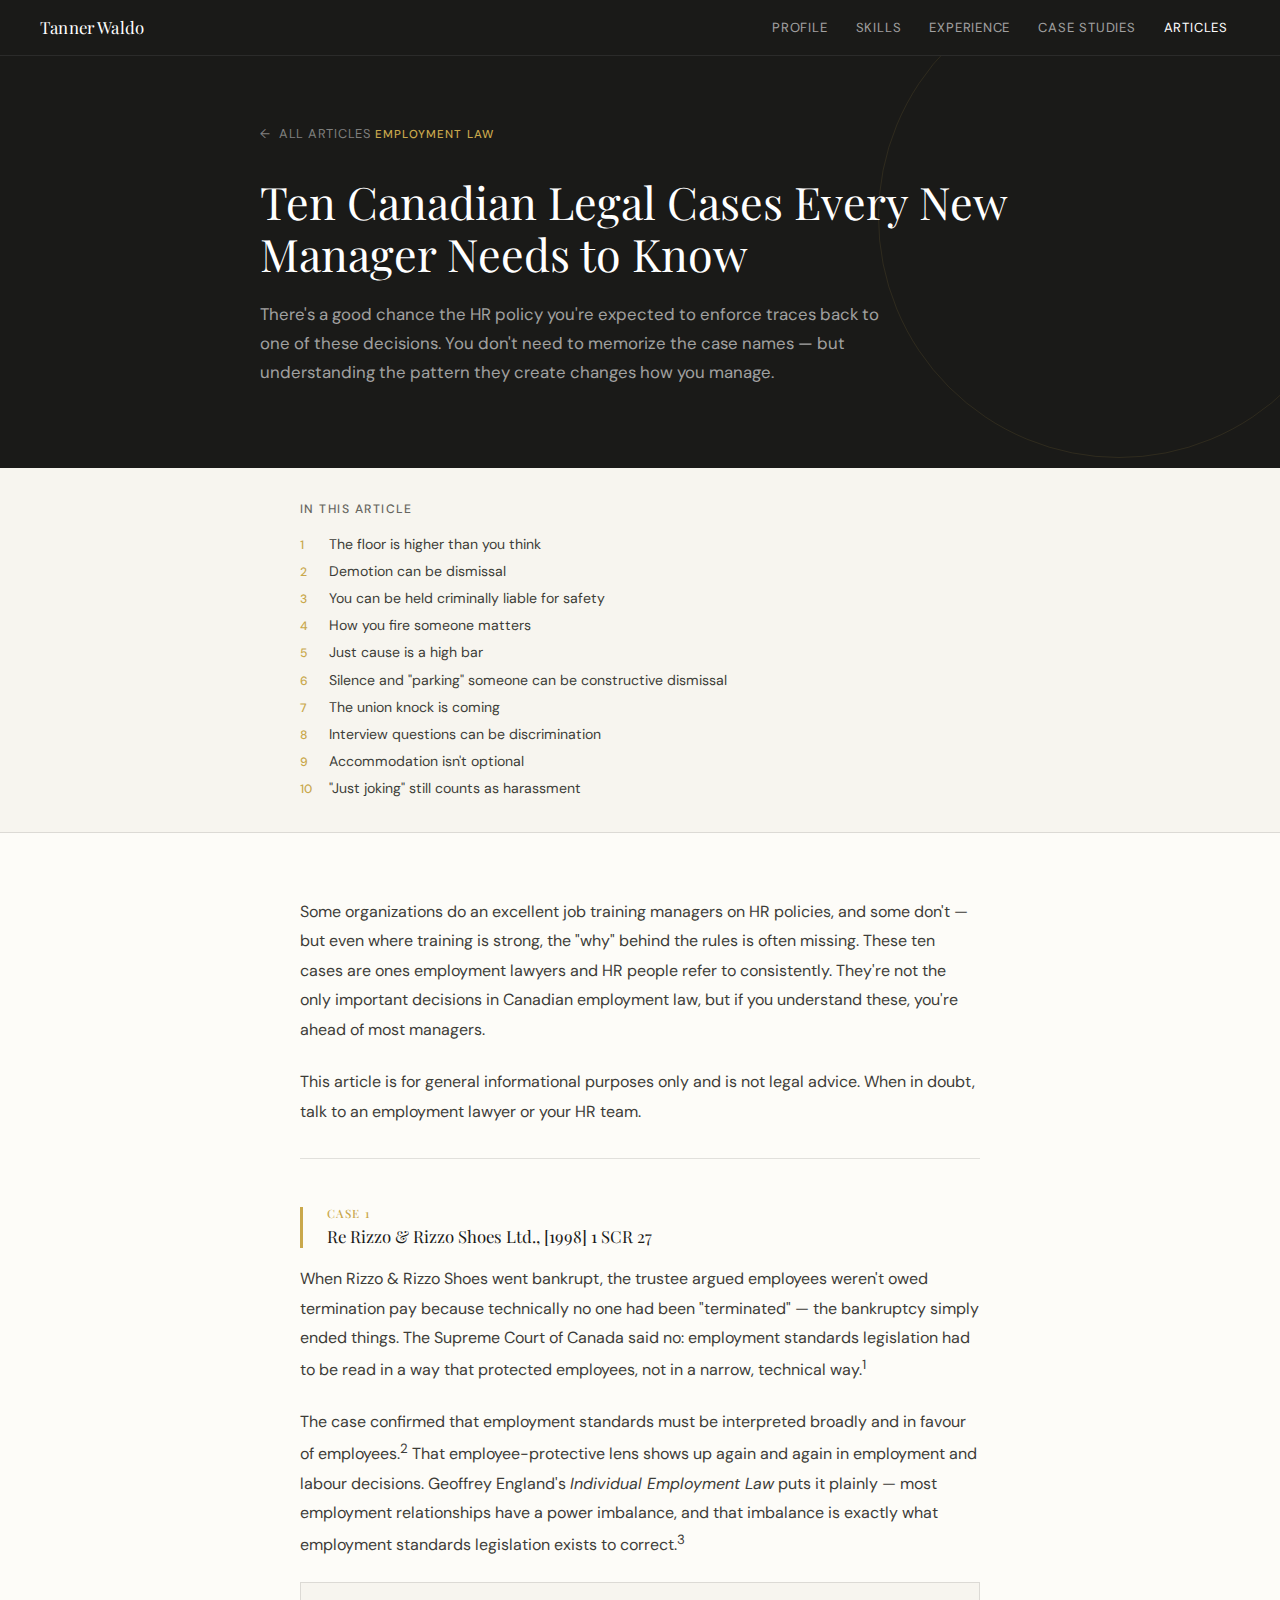
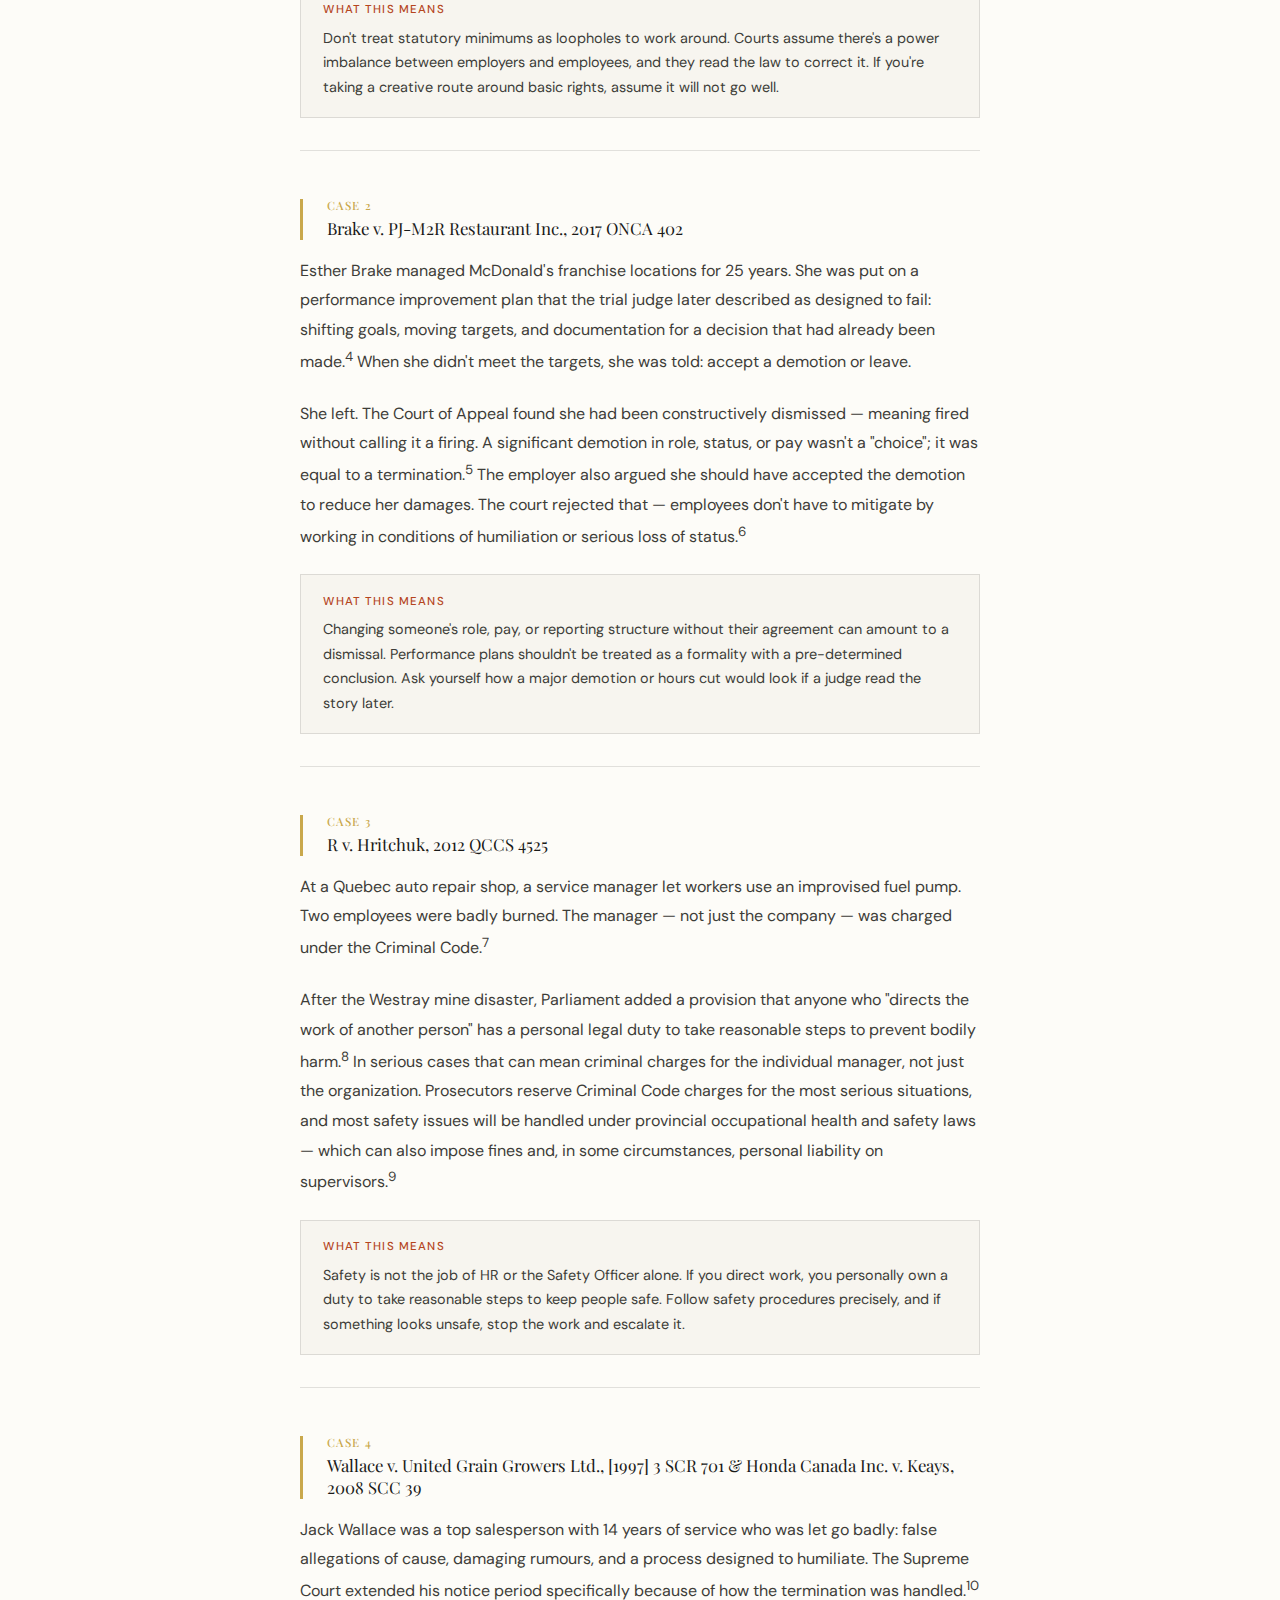
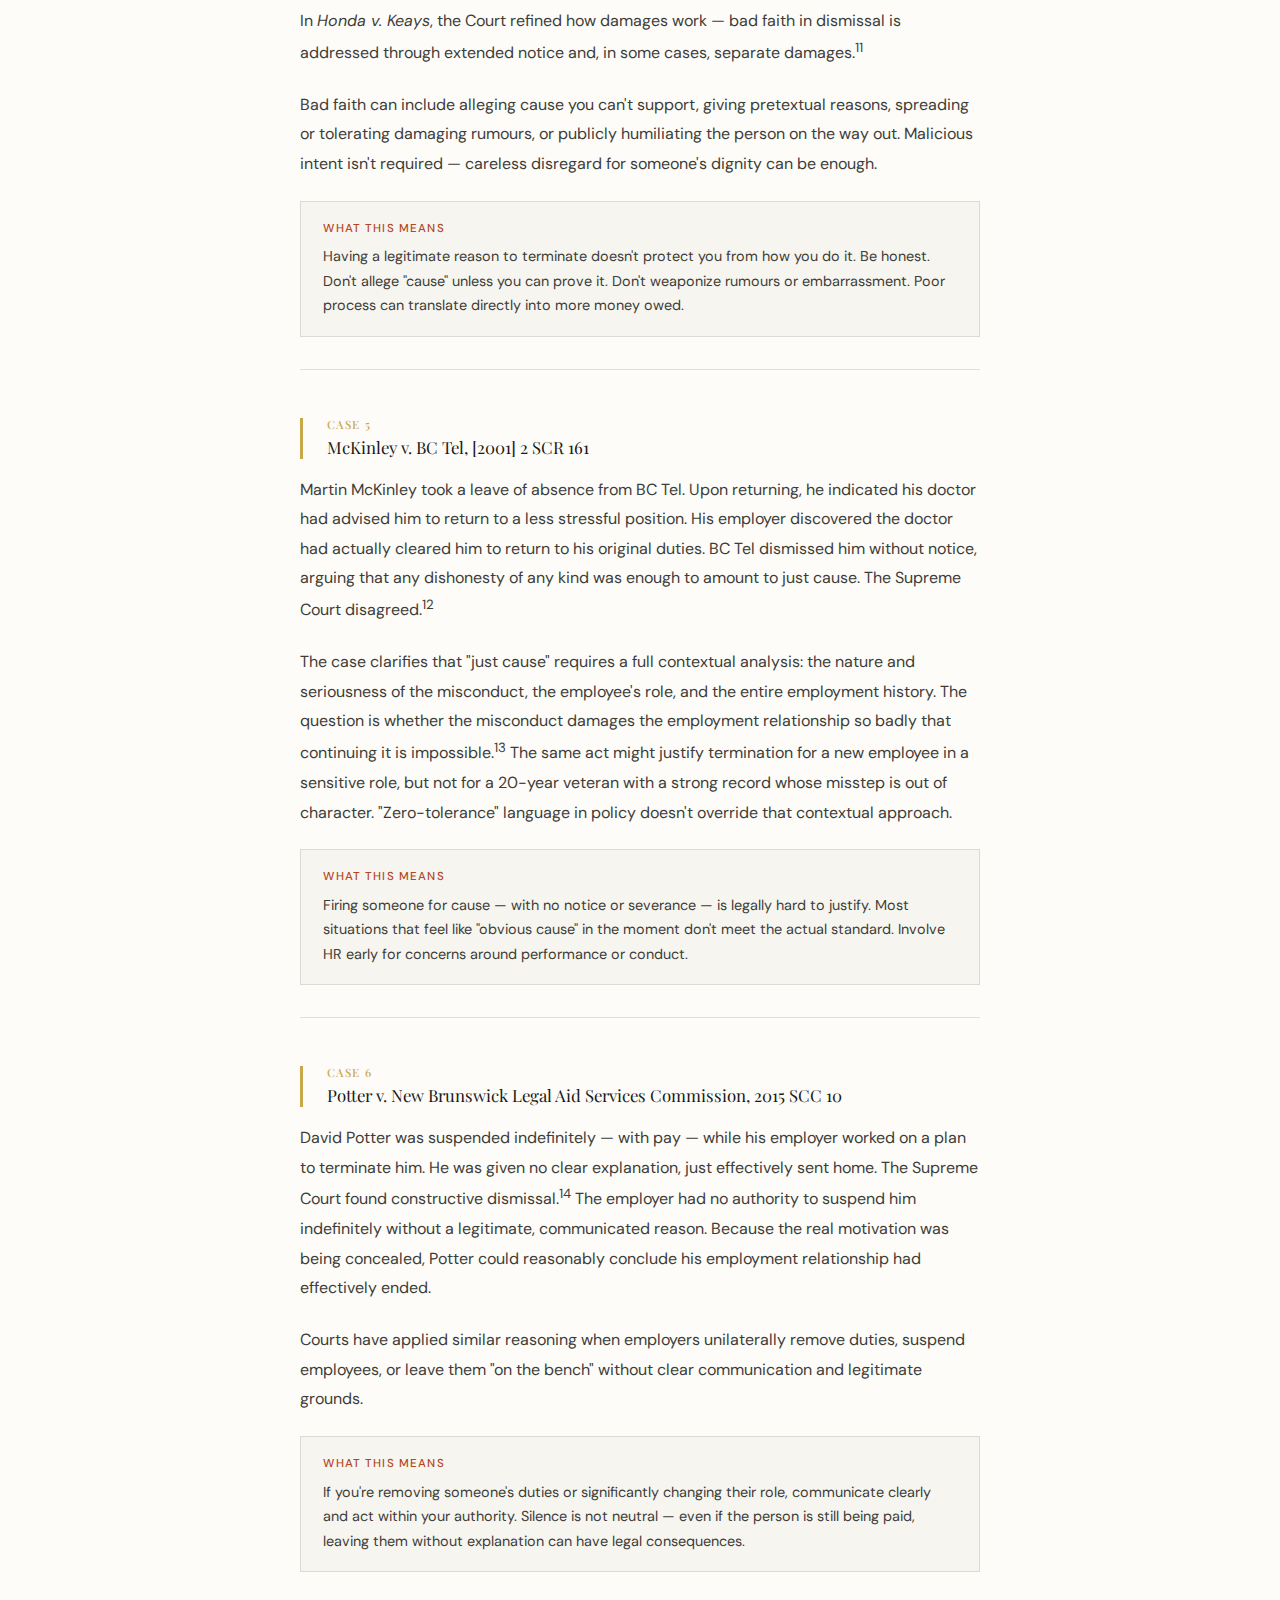
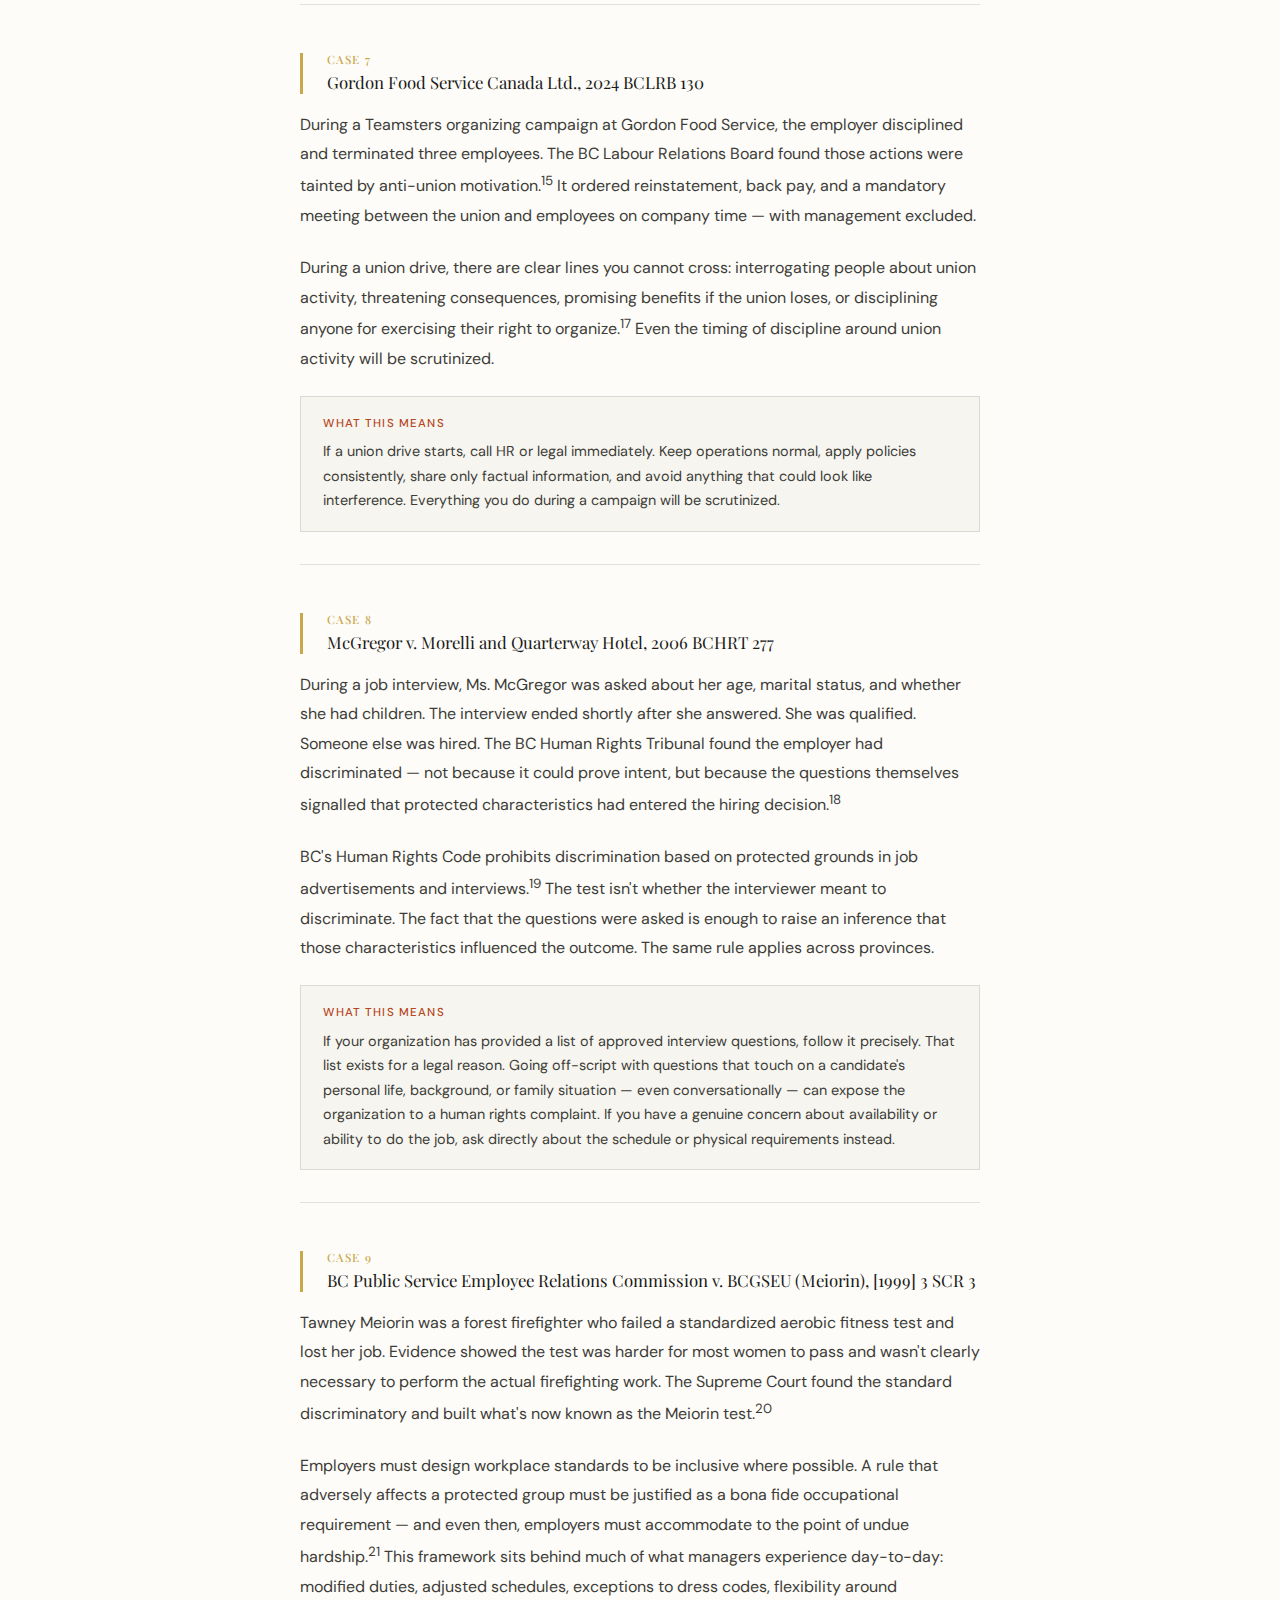
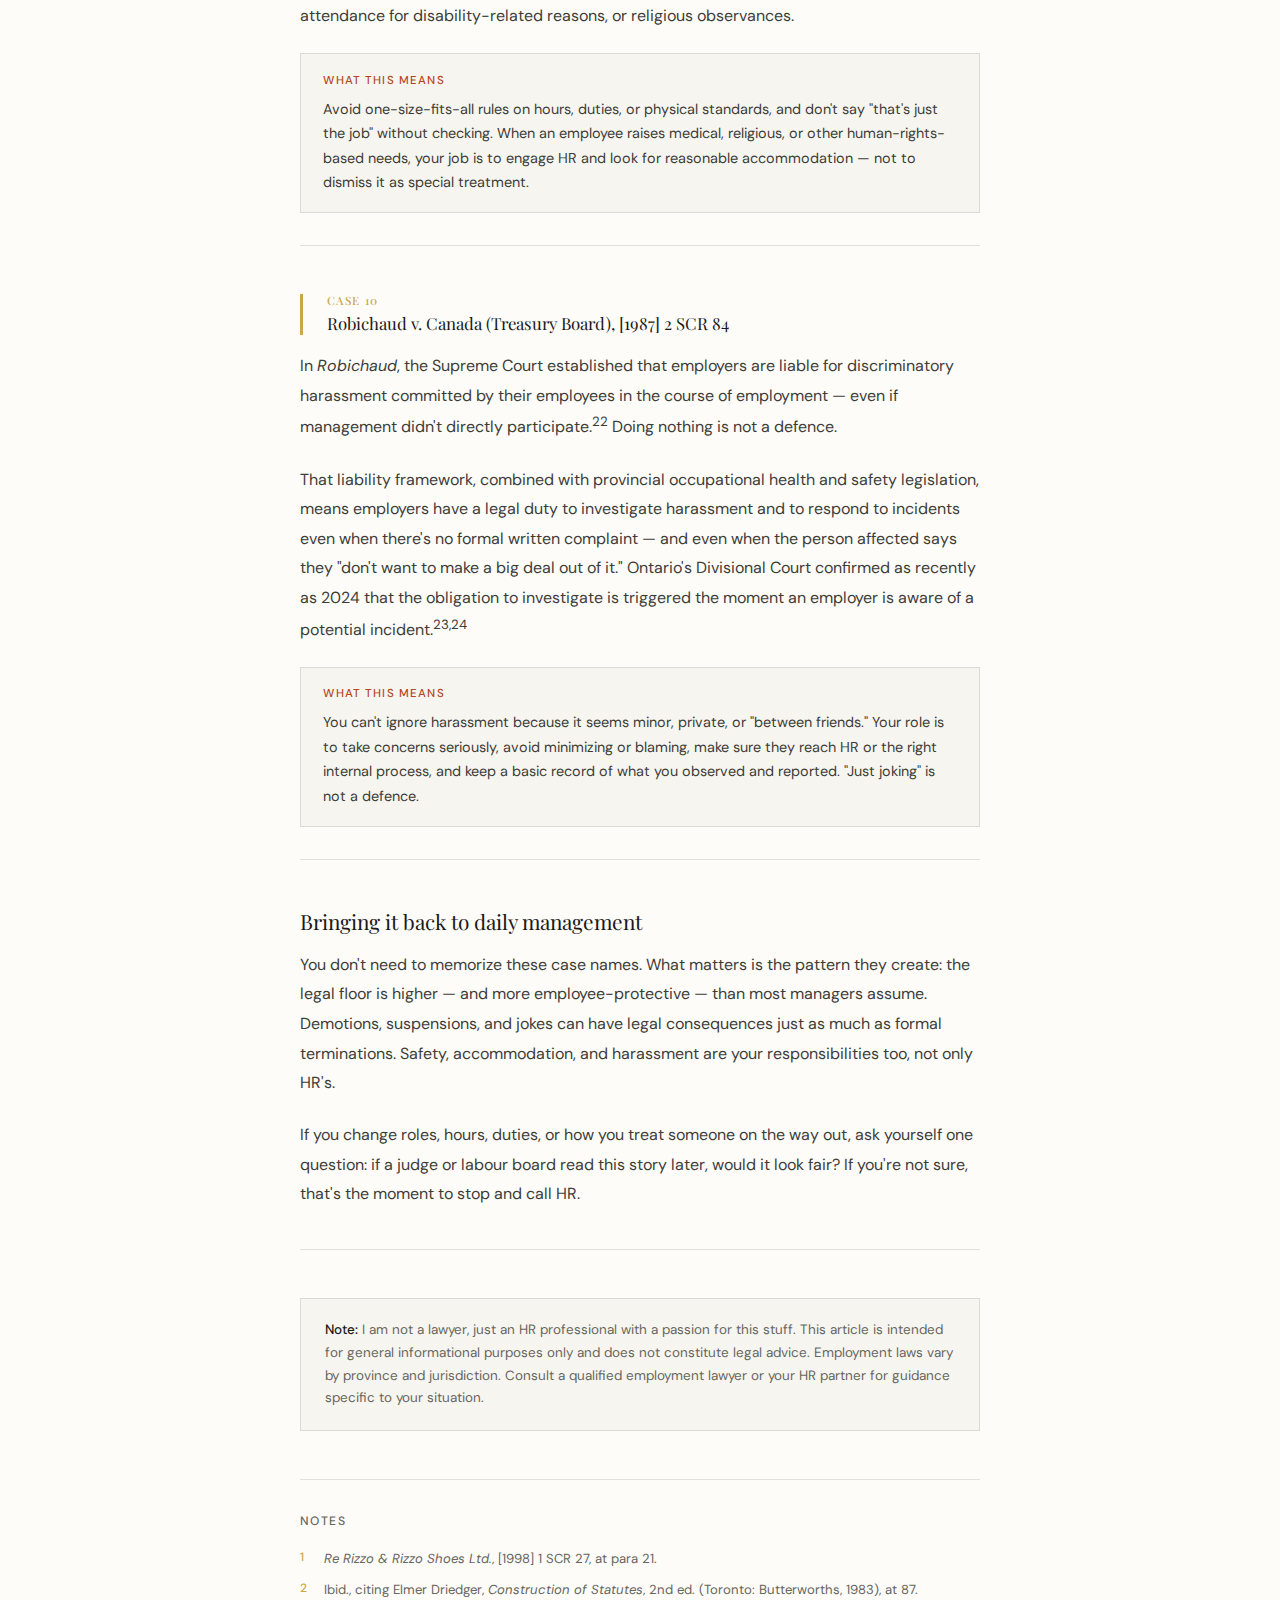
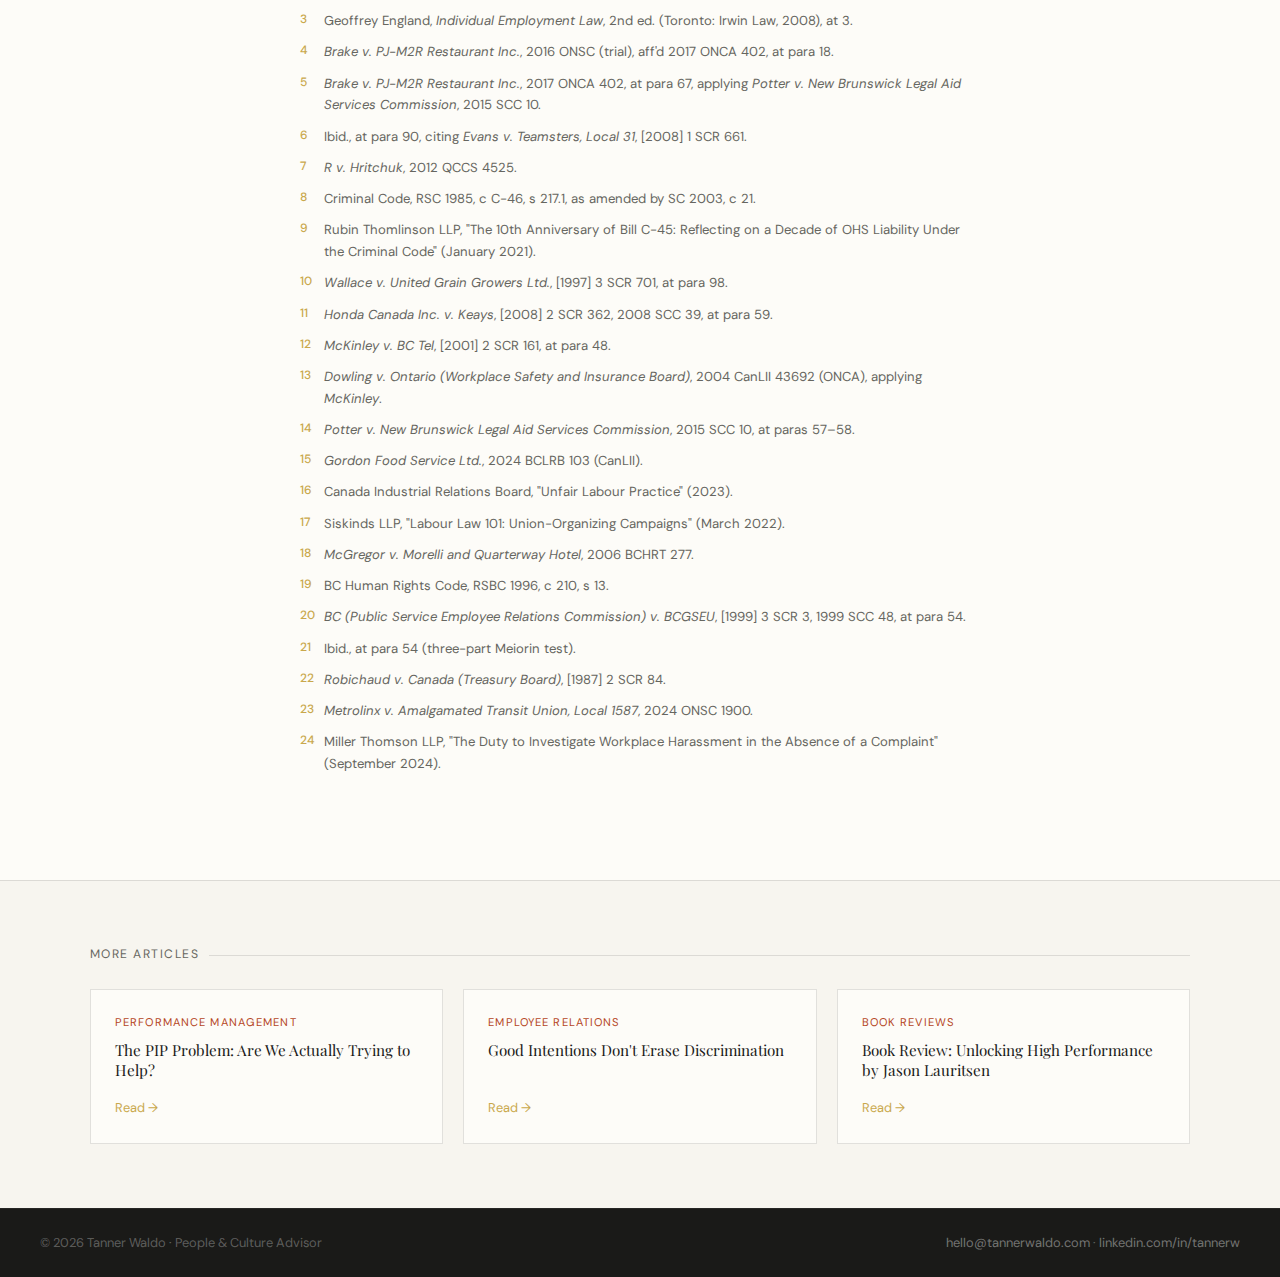
<file: ten-cases.html>
<!DOCTYPE html>
<html lang="en">
<head>
<meta charset="UTF-8">
<title>Ten Canadian Legal Cases Every New Manager Needs to Know | Tanner Waldo</title>
<meta name="viewport" content="width=device-width, initial-scale=1.0">
<meta name="description" content="There's a good chance the HR policy you're expected to enforce traces back to one of these decisions. You don't need to memorize the case names — but understanding the pattern they create changes how you manage.">
<link rel="preconnect" href="https://fonts.googleapis.com">
<link rel="preconnect" href="https://fonts.gstatic.com" crossorigin>
<link href="https://fonts.googleapis.com/css2?family=Playfair+Display:ital,wght@0,400;0,700;1,400&family=DM+Sans:wght@300;400;500&display=swap" rel="stylesheet">
<style>
  :root {
    --ink: #1a1a18; --ink-soft: #3d3d38; --cream: #f7f5ef; --warm-white: #fdfcf8;
    --gold: #c9a84c; --gold-light: #e8d5a3; --rust: #b5461e; --blue-dark: #3d3936;
    --text-muted: #666660; --border: rgba(26,26,24,0.12);
    --serif: 'Playfair Display', Georgia, serif; --sans: 'DM Sans', system-ui, sans-serif;
  }
  * { box-sizing: border-box; margin: 0; padding: 0; }
  html { scroll-behavior: smooth; }
  body { font-family: var(--sans); background: var(--warm-white); color: var(--ink); line-height: 1.6; font-size: 16px; }
  a { color: inherit; text-decoration: none; }
  .nav { position: sticky; top: 0; z-index: 100; background: var(--ink); color: #fff; display: flex; align-items: center; justify-content: space-between; padding: 0 2.5rem; height: 56px; border-bottom: 1px solid rgba(255,255,255,0.08); }
  .nav-brand { font-family: var(--serif); font-size: 1.05rem; letter-spacing: 0.01em; color: #fff; }
  .nav-links { display: flex; gap: 0.25rem; list-style: none; }
  .nav-links a { font-size: 0.82rem; letter-spacing: 0.06em; text-transform: uppercase; color: rgba(255,255,255,0.6); padding: 0.4rem 0.75rem; border-radius: 3px; transition: color 0.2s; }
  .nav-links a:hover, .nav-links a.active { color: #fff; }
  .article-header { background: var(--ink); color: #fff; padding: 4rem 2.5rem 5rem; position: relative; overflow: hidden; }
  .article-header::before { content: ''; position: absolute; top: -80px; right: -80px; width: 480px; height: 480px; border: 1px solid rgba(201,168,76,0.12); border-radius: 50%; pointer-events: none; }
  .article-header-inner { max-width: 760px; margin: 0 auto; }
  .back-link { display: inline-flex; align-items: center; gap: 0.5rem; font-size: 0.8rem; letter-spacing: 0.06em; text-transform: uppercase; color: rgba(255,255,255,0.45); margin-bottom: 2rem; transition: color 0.2s; }
  .back-link:hover { color: var(--gold); }
  .back-link::before { content: '←'; }
  .article-tag { display: inline-block; font-size: 0.72rem; letter-spacing: 0.1em; text-transform: uppercase; color: var(--gold); font-weight: 500; margin-bottom: 1rem; }
  .article-title { font-family: var(--serif); font-size: clamp(1.8rem, 3.5vw, 2.8rem); font-weight: 400; line-height: 1.15; margin-bottom: 1.25rem; }
  .article-lede { font-size: 1.05rem; color: rgba(255,255,255,0.6); line-height: 1.75; max-width: 640px; }

  /* TOC */
  .toc-wrap { background: var(--cream); border-bottom: 1px solid var(--border); padding: 2rem 2.5rem; }
  .toc-inner { max-width: 680px; margin: 0 auto; }
  .toc-label { font-size: 0.76rem; letter-spacing: 0.12em; text-transform: uppercase; color: var(--text-muted); margin-bottom: 1rem; font-weight: 500; }
  .toc-list { list-style: none; padding: 0; display: flex; flex-direction: column; gap: 0.4rem; }
  .toc-list li { display: flex; align-items: baseline; gap: 0.6rem; }
  .toc-num { font-size: 0.76rem; color: var(--gold); font-weight: 500; min-width: 1.2rem; }
  .toc-list a { font-size: 0.88rem; color: var(--ink-soft); border-bottom: 1px solid transparent; transition: color 0.15s, border-color 0.15s; line-height: 1.4; }
  .toc-list a:hover { color: var(--rust); border-color: rgba(181,70,30,0.3); }

  .article-body-wrap { padding: 4rem 2.5rem 6rem; }
  .article-body { max-width: 680px; margin: 0 auto; }
  .article-body p { font-size: 1rem; color: var(--ink-soft); line-height: 1.85; margin-bottom: 1.4rem; }
  .article-body h2 { font-family: var(--serif); font-size: 1.3rem; font-weight: 400; color: var(--ink); margin: 3rem 0 1rem; line-height: 1.25; }
  .article-body ul { list-style: none; margin: 0 0 1.4rem; padding: 0; }
  .article-body ul li { font-size: 1rem; color: var(--ink-soft); line-height: 1.8; padding-left: 1.25rem; position: relative; margin-bottom: 0.5rem; }
  .article-body ul li::before { content: ''; position: absolute; left: 0; top: 0.65em; width: 5px; height: 5px; border-radius: 50%; background: var(--gold); }
  .article-body strong { font-weight: 500; color: var(--ink); }
  .article-body a { color: var(--rust); border-bottom: 1px solid rgba(181,70,30,0.3); transition: border-color 0.2s; }
  .article-body a:hover { border-color: var(--rust); }

  /* Case block */
  .case-block { border-left: 3px solid var(--gold); padding: 0 0 0 1.5rem; margin: 0 0 1rem; }
  .case-number { font-size: 0.72rem; letter-spacing: 0.12em; text-transform: uppercase; color: var(--gold); font-weight: 500; margin-bottom: 0.3rem; }
  .case-name { font-family: var(--serif); font-size: 1.05rem; color: var(--ink); font-weight: 400; line-height: 1.3; }

  /* Takeaway box */
  .takeaway { background: var(--cream); border: 1px solid var(--border); padding: 1.1rem 1.4rem; margin: 1.25rem 0 2rem; }
  .takeaway-label { font-size: 0.72rem; letter-spacing: 0.1em; text-transform: uppercase; color: var(--rust); font-weight: 500; margin-bottom: 0.4rem; }
  .takeaway p { font-size: 0.9rem !important; color: var(--ink-soft) !important; line-height: 1.7 !important; margin: 0 !important; }

  .section-divider { border: none; border-top: 1px solid var(--border); margin: 2rem 0; }
  .article-divider { border: none; border-top: 1px solid var(--border); margin: 2.5rem 0; }
  .disclaimer { background: var(--cream); border: 1px solid var(--border); padding: 1.25rem 1.5rem; margin-top: 3rem; font-size: 0.84rem; color: var(--text-muted); line-height: 1.7; }
  .notes-section { margin-top: 3rem; padding-top: 2rem; border-top: 1px solid var(--border); }
  .notes-section h3 { font-size: 0.76rem; letter-spacing: 0.12em; text-transform: uppercase; color: var(--text-muted); margin-bottom: 1rem; font-family: var(--sans); font-weight: 500; }
  .notes-section ol { list-style: none; counter-reset: notes; padding: 0; }
  .notes-section ol li { counter-increment: notes; font-size: 0.82rem; color: var(--text-muted); line-height: 1.65; padding-left: 1.5rem; position: relative; margin-bottom: 0.6rem; }
  .notes-section ol li::before { content: counter(notes); position: absolute; left: 0; top: 0; font-size: 0.75rem; color: var(--gold); font-weight: 500; }
  .notes-section ol li a { color: var(--text-muted); border-bottom: 1px solid var(--border); word-break: break-all; }
  .more-articles { background: var(--cream); padding: 4rem 2.5rem; border-top: 1px solid var(--border); }
  .more-inner { max-width: 1100px; margin: 0 auto; }
  .more-label { font-size: 0.76rem; letter-spacing: 0.12em; text-transform: uppercase; color: var(--text-muted); margin-bottom: 1.5rem; display: flex; align-items: center; gap: 0.6rem; }
  .more-label::after { content: ''; flex: 1; height: 1px; background: var(--border); }
  .more-grid { display: grid; grid-template-columns: repeat(3, 1fr); gap: 1.25rem; }
  .more-card { background: var(--warm-white); border: 1px solid var(--border); padding: 1.5rem; display: flex; flex-direction: column; gap: 0.6rem; transition: transform 0.2s, box-shadow 0.2s; }
  .more-card:hover { transform: translateY(-2px); box-shadow: 0 8px 24px rgba(26,26,24,0.07); }
  .more-card-tag { font-size: 0.7rem; letter-spacing: 0.1em; text-transform: uppercase; color: var(--rust); }
  .more-card-title { font-family: var(--serif); font-size: 0.95rem; font-weight: 400; line-height: 1.3; color: var(--ink); }
  .more-card-read { font-size: 0.8rem; color: var(--gold); margin-top: auto; padding-top: 0.5rem; }
  footer { background: var(--ink); border-top: 1px solid rgba(255,255,255,0.06); padding: 1.5rem 2.5rem; display: flex; justify-content: space-between; align-items: center; gap: 1rem; font-size: 0.8rem; color: rgba(255,255,255,0.3); flex-wrap: wrap; }
  footer a { color: rgba(255,255,255,0.4); }
  footer a:hover { color: rgba(255,255,255,0.75); }
  @media (max-width: 900px) { .article-header { padding: 3rem 1.5rem 4rem; } .article-body-wrap { padding: 3rem 1.5rem 5rem; } .toc-wrap { padding: 1.5rem; } .more-grid { grid-template-columns: 1fr 1fr; } .nav { padding: 0 1.25rem; } .nav-links { display: none; } .more-articles { padding: 3rem 1.5rem; } }
  @media (max-width: 600px) { .more-grid { grid-template-columns: 1fr; } }
</style>
</head>
<body>

<header class="nav">
  <a href="/" class="nav-brand">Tanner Waldo</a>
  <nav>
    <ul class="nav-links">
      <li><a href="/#about">Profile</a></li>
      <li><a href="/#skills">Skills</a></li>
      <li><a href="/#experience">Experience</a></li>
      <li><a href="/#cases">Case Studies</a></li>
      <li><a href="/articles.html" class="active">Articles</a></li>
    </ul>
  </nav>
</header>

<header class="article-header">
  <div class="article-header-inner">
    <a class="back-link" href="/articles.html">All articles</a>
    <div class="article-tag">Employment Law</div>
    <h1 class="article-title">Ten Canadian Legal Cases Every New Manager Needs to Know</h1>
    <p class="article-lede">There's a good chance the HR policy you're expected to enforce traces back to one of these decisions. You don't need to memorize the case names — but understanding the pattern they create changes how you manage.</p>
  </div>
</header>

<div class="toc-wrap">
  <div class="toc-inner">
    <div class="toc-label">In this article</div>
    <ol class="toc-list">
      <li><span class="toc-num">1</span><a href="#rizzo">The floor is higher than you think</a></li>
      <li><span class="toc-num">2</span><a href="#brake">Demotion can be dismissal</a></li>
      <li><span class="toc-num">3</span><a href="#hritchuk">You can be held criminally liable for safety</a></li>
      <li><span class="toc-num">4</span><a href="#wallace">How you fire someone matters</a></li>
      <li><span class="toc-num">5</span><a href="#mckinley">Just cause is a high bar</a></li>
      <li><span class="toc-num">6</span><a href="#potter">Silence and "parking" someone can be constructive dismissal</a></li>
      <li><span class="toc-num">7</span><a href="#gordon">The union knock is coming</a></li>
      <li><span class="toc-num">8</span><a href="#mcgregor">Interview questions can be discrimination</a></li>
      <li><span class="toc-num">9</span><a href="#meiorin">Accommodation isn't optional</a></li>
      <li><span class="toc-num">10</span><a href="#robichaud">"Just joking" still counts as harassment</a></li>
    </ol>
  </div>
</div>

<div class="article-body-wrap">
  <article class="article-body">

    <p>Some organizations do an excellent job training managers on HR policies, and some don't — but even where training is strong, the "why" behind the rules is often missing. These ten cases are ones employment lawyers and HR people refer to consistently. They're not the only important decisions in Canadian employment law, but if you understand these, you're ahead of most managers.</p>

    <p>This article is for general informational purposes only and is not legal advice. When in doubt, talk to an employment lawyer or your HR team.</p>

    <hr class="section-divider">

    <h2 id="rizzo"><div class="case-block"><div class="case-number">Case 1</div><div class="case-name">Re Rizzo &amp; Rizzo Shoes Ltd., [1998] 1 SCR 27</div></div></h2>

    <p>When Rizzo &amp; Rizzo Shoes went bankrupt, the trustee argued employees weren't owed termination pay because technically no one had been "terminated" — the bankruptcy simply ended things. The Supreme Court of Canada said no: employment standards legislation had to be read in a way that protected employees, not in a narrow, technical way.<sup>1</sup></p>

    <p>The case confirmed that employment standards must be interpreted broadly and in favour of employees.<sup>2</sup> That employee-protective lens shows up again and again in employment and labour decisions. Geoffrey England's <em>Individual Employment Law</em> puts it plainly — most employment relationships have a power imbalance, and that imbalance is exactly what employment standards legislation exists to correct.<sup>3</sup></p>

    <div class="takeaway">
      <div class="takeaway-label">What this means</div>
      <p>Don't treat statutory minimums as loopholes to work around. Courts assume there's a power imbalance between employers and employees, and they read the law to correct it. If you're taking a creative route around basic rights, assume it will not go well.</p>
    </div>

    <hr class="section-divider">

    <h2 id="brake"><div class="case-block"><div class="case-number">Case 2</div><div class="case-name">Brake v. PJ-M2R Restaurant Inc., 2017 ONCA 402</div></div></h2>

    <p>Esther Brake managed McDonald's franchise locations for 25 years. She was put on a performance improvement plan that the trial judge later described as designed to fail: shifting goals, moving targets, and documentation for a decision that had already been made.<sup>4</sup> When she didn't meet the targets, she was told: accept a demotion or leave.</p>

    <p>She left. The Court of Appeal found she had been constructively dismissed — meaning fired without calling it a firing. A significant demotion in role, status, or pay wasn't a "choice"; it was equal to a termination.<sup>5</sup> The employer also argued she should have accepted the demotion to reduce her damages. The court rejected that — employees don't have to mitigate by working in conditions of humiliation or serious loss of status.<sup>6</sup></p>

    <div class="takeaway">
      <div class="takeaway-label">What this means</div>
      <p>Changing someone's role, pay, or reporting structure without their agreement can amount to a dismissal. Performance plans shouldn't be treated as a formality with a pre-determined conclusion. Ask yourself how a major demotion or hours cut would look if a judge read the story later.</p>
    </div>

    <hr class="section-divider">

    <h2 id="hritchuk"><div class="case-block"><div class="case-number">Case 3</div><div class="case-name">R v. Hritchuk, 2012 QCCS 4525</div></div></h2>

    <p>At a Quebec auto repair shop, a service manager let workers use an improvised fuel pump. Two employees were badly burned. The manager — not just the company — was charged under the Criminal Code.<sup>7</sup></p>

    <p>After the Westray mine disaster, Parliament added a provision that anyone who "directs the work of another person" has a personal legal duty to take reasonable steps to prevent bodily harm.<sup>8</sup> In serious cases that can mean criminal charges for the individual manager, not just the organization. Prosecutors reserve Criminal Code charges for the most serious situations, and most safety issues will be handled under provincial occupational health and safety laws — which can also impose fines and, in some circumstances, personal liability on supervisors.<sup>9</sup></p>

    <div class="takeaway">
      <div class="takeaway-label">What this means</div>
      <p>Safety is not the job of HR or the Safety Officer alone. If you direct work, you personally own a duty to take reasonable steps to keep people safe. Follow safety procedures precisely, and if something looks unsafe, stop the work and escalate it.</p>
    </div>

    <hr class="section-divider">

    <h2 id="wallace"><div class="case-block"><div class="case-number">Case 4</div><div class="case-name">Wallace v. United Grain Growers Ltd., [1997] 3 SCR 701 &amp; Honda Canada Inc. v. Keays, 2008 SCC 39</div></div></h2>

    <p>Jack Wallace was a top salesperson with 14 years of service who was let go badly: false allegations of cause, damaging rumours, and a process designed to humiliate. The Supreme Court extended his notice period specifically because of how the termination was handled.<sup>10</sup> In <em>Honda v. Keays</em>, the Court refined how damages work — bad faith in dismissal is addressed through extended notice and, in some cases, separate damages.<sup>11</sup></p>

    <p>Bad faith can include alleging cause you can't support, giving pretextual reasons, spreading or tolerating damaging rumours, or publicly humiliating the person on the way out. Malicious intent isn't required — careless disregard for someone's dignity can be enough.</p>

    <div class="takeaway">
      <div class="takeaway-label">What this means</div>
      <p>Having a legitimate reason to terminate doesn't protect you from how you do it. Be honest. Don't allege "cause" unless you can prove it. Don't weaponize rumours or embarrassment. Poor process can translate directly into more money owed.</p>
    </div>

    <hr class="section-divider">

    <h2 id="mckinley"><div class="case-block"><div class="case-number">Case 5</div><div class="case-name">McKinley v. BC Tel, [2001] 2 SCR 161</div></div></h2>

    <p>Martin McKinley took a leave of absence from BC Tel. Upon returning, he indicated his doctor had advised him to return to a less stressful position. His employer discovered the doctor had actually cleared him to return to his original duties. BC Tel dismissed him without notice, arguing that any dishonesty of any kind was enough to amount to just cause. The Supreme Court disagreed.<sup>12</sup></p>

    <p>The case clarifies that "just cause" requires a full contextual analysis: the nature and seriousness of the misconduct, the employee's role, and the entire employment history. The question is whether the misconduct damages the employment relationship so badly that continuing it is impossible.<sup>13</sup> The same act might justify termination for a new employee in a sensitive role, but not for a 20-year veteran with a strong record whose misstep is out of character. "Zero-tolerance" language in policy doesn't override that contextual approach.</p>

    <div class="takeaway">
      <div class="takeaway-label">What this means</div>
      <p>Firing someone for cause — with no notice or severance — is legally hard to justify. Most situations that feel like "obvious cause" in the moment don't meet the actual standard. Involve HR early for concerns around performance or conduct.</p>
    </div>

    <hr class="section-divider">

    <h2 id="potter"><div class="case-block"><div class="case-number">Case 6</div><div class="case-name">Potter v. New Brunswick Legal Aid Services Commission, 2015 SCC 10</div></div></h2>

    <p>David Potter was suspended indefinitely — with pay — while his employer worked on a plan to terminate him. He was given no clear explanation, just effectively sent home. The Supreme Court found constructive dismissal.<sup>14</sup> The employer had no authority to suspend him indefinitely without a legitimate, communicated reason. Because the real motivation was being concealed, Potter could reasonably conclude his employment relationship had effectively ended.</p>

    <p>Courts have applied similar reasoning when employers unilaterally remove duties, suspend employees, or leave them "on the bench" without clear communication and legitimate grounds.</p>

    <div class="takeaway">
      <div class="takeaway-label">What this means</div>
      <p>If you're removing someone's duties or significantly changing their role, communicate clearly and act within your authority. Silence is not neutral — even if the person is still being paid, leaving them without explanation can have legal consequences.</p>
    </div>

    <hr class="section-divider">

    <h2 id="gordon"><div class="case-block"><div class="case-number">Case 7</div><div class="case-name">Gordon Food Service Canada Ltd., 2024 BCLRB 130</div></div></h2>

    <p>During a Teamsters organizing campaign at Gordon Food Service, the employer disciplined and terminated three employees. The BC Labour Relations Board found those actions were tainted by anti-union motivation.<sup>15</sup> It ordered reinstatement, back pay, and a mandatory meeting between the union and employees on company time — with management excluded.</p>

    <p>During a union drive, there are clear lines you cannot cross: interrogating people about union activity, threatening consequences, promising benefits if the union loses, or disciplining anyone for exercising their right to organize.<sup>17</sup> Even the timing of discipline around union activity will be scrutinized.</p>

    <div class="takeaway">
      <div class="takeaway-label">What this means</div>
      <p>If a union drive starts, call HR or legal immediately. Keep operations normal, apply policies consistently, share only factual information, and avoid anything that could look like interference. Everything you do during a campaign will be scrutinized.</p>
    </div>

    <hr class="section-divider">

    <h2 id="mcgregor"><div class="case-block"><div class="case-number">Case 8</div><div class="case-name">McGregor v. Morelli and Quarterway Hotel, 2006 BCHRT 277</div></div></h2>

    <p>During a job interview, Ms. McGregor was asked about her age, marital status, and whether she had children. The interview ended shortly after she answered. She was qualified. Someone else was hired. The BC Human Rights Tribunal found the employer had discriminated — not because it could prove intent, but because the questions themselves signalled that protected characteristics had entered the hiring decision.<sup>18</sup></p>

    <p>BC's Human Rights Code prohibits discrimination based on protected grounds in job advertisements and interviews.<sup>19</sup> The test isn't whether the interviewer meant to discriminate. The fact that the questions were asked is enough to raise an inference that those characteristics influenced the outcome. The same rule applies across provinces.</p>

    <div class="takeaway">
      <div class="takeaway-label">What this means</div>
      <p>If your organization has provided a list of approved interview questions, follow it precisely. That list exists for a legal reason. Going off-script with questions that touch on a candidate's personal life, background, or family situation — even conversationally — can expose the organization to a human rights complaint. If you have a genuine concern about availability or ability to do the job, ask directly about the schedule or physical requirements instead.</p>
    </div>

    <hr class="section-divider">

    <h2 id="meiorin"><div class="case-block"><div class="case-number">Case 9</div><div class="case-name">BC Public Service Employee Relations Commission v. BCGSEU (Meiorin), [1999] 3 SCR 3</div></div></h2>

    <p>Tawney Meiorin was a forest firefighter who failed a standardized aerobic fitness test and lost her job. Evidence showed the test was harder for most women to pass and wasn't clearly necessary to perform the actual firefighting work. The Supreme Court found the standard discriminatory and built what's now known as the Meiorin test.<sup>20</sup></p>

    <p>Employers must design workplace standards to be inclusive where possible. A rule that adversely affects a protected group must be justified as a bona fide occupational requirement — and even then, employers must accommodate to the point of undue hardship.<sup>21</sup> This framework sits behind much of what managers experience day-to-day: modified duties, adjusted schedules, exceptions to dress codes, flexibility around attendance for disability-related reasons, or religious observances.</p>

    <div class="takeaway">
      <div class="takeaway-label">What this means</div>
      <p>Avoid one-size-fits-all rules on hours, duties, or physical standards, and don't say "that's just the job" without checking. When an employee raises medical, religious, or other human-rights-based needs, your job is to engage HR and look for reasonable accommodation — not to dismiss it as special treatment.</p>
    </div>

    <hr class="section-divider">

    <h2 id="robichaud"><div class="case-block"><div class="case-number">Case 10</div><div class="case-name">Robichaud v. Canada (Treasury Board), [1987] 2 SCR 84</div></div></h2>

    <p>In <em>Robichaud</em>, the Supreme Court established that employers are liable for discriminatory harassment committed by their employees in the course of employment — even if management didn't directly participate.<sup>22</sup> Doing nothing is not a defence.</p>

    <p>That liability framework, combined with provincial occupational health and safety legislation, means employers have a legal duty to investigate harassment and to respond to incidents even when there's no formal written complaint — and even when the person affected says they "don't want to make a big deal out of it." Ontario's Divisional Court confirmed as recently as 2024 that the obligation to investigate is triggered the moment an employer is aware of a potential incident.<sup>23,24</sup></p>

    <div class="takeaway">
      <div class="takeaway-label">What this means</div>
      <p>You can't ignore harassment because it seems minor, private, or "between friends." Your role is to take concerns seriously, avoid minimizing or blaming, make sure they reach HR or the right internal process, and keep a basic record of what you observed and reported. "Just joking" is not a defence.</p>
    </div>

    <hr class="section-divider">

    <h2>Bringing it back to daily management</h2>

    <p>You don't need to memorize these case names. What matters is the pattern they create: the legal floor is higher — and more employee-protective — than most managers assume. Demotions, suspensions, and jokes can have legal consequences just as much as formal terminations. Safety, accommodation, and harassment are your responsibilities too, not only HR's.</p>

    <p>If you change roles, hours, duties, or how you treat someone on the way out, ask yourself one question: if a judge or labour board read this story later, would it look fair? If you're not sure, that's the moment to stop and call HR.</p>

    <hr class="article-divider">

    <div class="disclaimer">
      <strong>Note:</strong> I am not a lawyer, just an HR professional with a passion for this stuff. This article is intended for general informational purposes only and does not constitute legal advice. Employment laws vary by province and jurisdiction. Consult a qualified employment lawyer or your HR partner for guidance specific to your situation.
    </div>

    <div class="notes-section">
      <h3>Notes</h3>
      <ol>
        <li><em>Re Rizzo &amp; Rizzo Shoes Ltd.</em>, [1998] 1 SCR 27, at para 21.</li>
        <li>Ibid., citing Elmer Driedger, <em>Construction of Statutes</em>, 2nd ed. (Toronto: Butterworths, 1983), at 87.</li>
        <li>Geoffrey England, <em>Individual Employment Law</em>, 2nd ed. (Toronto: Irwin Law, 2008), at 3.</li>
        <li><em>Brake v. PJ-M2R Restaurant Inc.</em>, 2016 ONSC (trial), aff'd 2017 ONCA 402, at para 18.</li>
        <li><em>Brake v. PJ-M2R Restaurant Inc.</em>, 2017 ONCA 402, at para 67, applying <em>Potter v. New Brunswick Legal Aid Services Commission</em>, 2015 SCC 10.</li>
        <li>Ibid., at para 90, citing <em>Evans v. Teamsters, Local 31</em>, [2008] 1 SCR 661.</li>
        <li><em>R v. Hritchuk</em>, 2012 QCCS 4525.</li>
        <li>Criminal Code, RSC 1985, c C-46, s 217.1, as amended by SC 2003, c 21.</li>
        <li>Rubin Thomlinson LLP, "The 10th Anniversary of Bill C-45: Reflecting on a Decade of OHS Liability Under the Criminal Code" (January 2021).</li>
        <li><em>Wallace v. United Grain Growers Ltd.</em>, [1997] 3 SCR 701, at para 98.</li>
        <li><em>Honda Canada Inc. v. Keays</em>, [2008] 2 SCR 362, 2008 SCC 39, at para 59.</li>
        <li><em>McKinley v. BC Tel</em>, [2001] 2 SCR 161, at para 48.</li>
        <li><em>Dowling v. Ontario (Workplace Safety and Insurance Board)</em>, 2004 CanLII 43692 (ONCA), applying <em>McKinley</em>.</li>
        <li><em>Potter v. New Brunswick Legal Aid Services Commission</em>, 2015 SCC 10, at paras 57–58.</li>
        <li><em>Gordon Food Service Ltd.</em>, 2024 BCLRB 103 (CanLII).</li>
        <li>Canada Industrial Relations Board, "Unfair Labour Practice" (2023).</li>
        <li>Siskinds LLP, "Labour Law 101: Union-Organizing Campaigns" (March 2022).</li>
        <li><em>McGregor v. Morelli and Quarterway Hotel</em>, 2006 BCHRT 277.</li>
        <li>BC Human Rights Code, RSBC 1996, c 210, s 13.</li>
        <li><em>BC (Public Service Employee Relations Commission) v. BCGSEU</em>, [1999] 3 SCR 3, 1999 SCC 48, at para 54.</li>
        <li>Ibid., at para 54 (three-part Meiorin test).</li>
        <li><em>Robichaud v. Canada (Treasury Board)</em>, [1987] 2 SCR 84.</li>
        <li><em>Metrolinx v. Amalgamated Transit Union, Local 1587</em>, 2024 ONSC 1900.</li>
        <li>Miller Thomson LLP, "The Duty to Investigate Workplace Harassment in the Absence of a Complaint" (September 2024).</li>
      </ol>
    </div>

  </article>
</div>

<section class="more-articles">
  <div class="more-inner">
    <div class="more-label">More articles</div>
    <div class="more-grid">
      <a class="more-card" href="/articles/pip-problem.html">
        <span class="more-card-tag">Performance Management</span>
        <span class="more-card-title">The PIP Problem: Are We Actually Trying to Help?</span>
        <span class="more-card-read">Read →</span>
      </a>
      <a class="more-card" href="/articles/good-intentions.html">
        <span class="more-card-tag">Employee Relations</span>
        <span class="more-card-title">Good Intentions Don't Erase Discrimination</span>
        <span class="more-card-read">Read →</span>
      </a>
      <a class="more-card" href="/articles/unlocking-high-performance.html">
        <span class="more-card-tag">Book Reviews</span>
        <span class="more-card-title">Book Review: Unlocking High Performance by Jason Lauritsen</span>
        <span class="more-card-read">Read →</span>
      </a>
    </div>
  </div>
</section>

<footer>
  <span>© <span id="yr"></span> Tanner Waldo · People &amp; Culture Advisor</span>
  <span><a href="mailto:hello@tannerwaldo.com">hello@tannerwaldo.com</a> · <a href="https://www.linkedin.com/in/tannerw" target="_blank">linkedin.com/in/tannerw</a></span>
</footer>
<script>document.getElementById('yr').textContent = new Date().getFullYear();</script>
</body>
</html>
</file>
<file: Tanner Waldo Editorial (2)/assets/css/site.css>
/* ============================================
   Tanner Waldo — editorial site styles
   ============================================ */

:root {
  --navy: #1B2A41;
  --navy-soft: #2C3E5C;
  --gold: #B08D3F;
  --gold-soft: #D4B97A;
  --paper: #FBFAF7;
  --paper-warm: #F4F1EA;
  --white: #FFFFFF;
  --ink: #1A1F2C;
  --ink-soft: #4A5163;
  --muted: #7A8194;
  --rule: #E5E1D8;
  --serif: 'Fraunces', 'Iowan Old Style', Georgia, serif;
  --sans: 'Inter', system-ui, -apple-system, sans-serif;
}

* { box-sizing: border-box; margin: 0; padding: 0; }
html { scroll-behavior: smooth; }
body {
  font-family: var(--sans);
  background: var(--paper);
  color: var(--ink);
  line-height: 1.6;
  font-size: 17px;
  -webkit-font-smoothing: antialiased;
}
a { color: inherit; text-decoration: none; }
img { max-width: 100%; display: block; }

/* ===== Masthead ===== */
.masthead {
  background: var(--white);
  border-bottom: 1px solid var(--rule);
}
.masthead-top {
  max-width: 1240px;
  margin: 0 auto;
  padding: 1.6rem 2rem 1.4rem;
}
.wordmark {
  font-family: var(--serif);
  font-weight: 400;
  font-size: 2rem;
  color: var(--navy);
  letter-spacing: -0.01em;
  line-height: 1;
  display: inline-block;
}
.wordmark-sub {
  font-family: var(--sans);
  font-size: 0.72rem;
  text-transform: uppercase;
  letter-spacing: 0.18em;
  color: var(--muted);
  margin-top: 0.5rem;
}

/* ===== Primary nav ===== */
.topnav {
  background: var(--navy);
  color: var(--white);
}
.topnav-inner {
  max-width: 1340px;
  margin: 0 auto;
  padding: 0 2rem;
  display: flex;
  align-items: center;
  justify-content: space-between;
  height: 48px;
}
.nav-cats {
  display: flex;
  gap: 1.4rem;
  list-style: none;
  margin: 0;
  padding: 0;
}
.nav-cats a {
  font-size: 0.78rem;
  text-transform: uppercase;
  letter-spacing: 0.14em;
  color: rgba(255,255,255,0.78);
  font-weight: 500;
  padding: 0.4rem 0;
  border-bottom: 2px solid transparent;
  transition: color 0.2s, border-color 0.2s;
  white-space: nowrap;
}
.nav-cats a:hover, .nav-cats a.active { color: var(--white); border-color: var(--gold); }
.nav-utility {
  display: flex;
  gap: 1.25rem;
  align-items: center;
}
.nav-utility a {
  font-size: 0.75rem;
  color: rgba(255,255,255,0.65);
  letter-spacing: 0.04em;
}
.nav-utility a:hover { color: var(--white); }

/* ===== Lead grid (homepage) ===== */
.lead {
  max-width: 1240px;
  margin: 0 auto;
  padding: 3rem 2rem 2.5rem;
  display: grid;
  grid-template-columns: 1.5fr 1fr;
  gap: 2.5rem;
}
.kicker {
  font-family: var(--sans);
  font-size: 0.72rem;
  font-weight: 600;
  text-transform: uppercase;
  letter-spacing: 0.16em;
  color: var(--gold);
  margin-bottom: 0.75rem;
}
.lead-main .lead-image {
  aspect-ratio: 16 / 10;
  background: var(--navy);
  background-size: cover;
  background-position: center;
  margin-bottom: 1.5rem;
  position: relative;
  overflow: hidden;
}
.lead-image .credit {
  position: absolute;
  bottom: 0.5rem;
  right: 0.7rem;
  font-size: 0.65rem;
  color: rgba(255,255,255,0.85);
  letter-spacing: 0.04em;
  background: rgba(27,42,65,0.55);
  padding: 0.25rem 0.55rem;
  border-radius: 2px;
}
.lead-image .credit a { color: inherit; border-bottom: 1px solid rgba(255,255,255,0.3); }
.lead-main h1 {
  font-family: var(--serif);
  font-weight: 400;
  font-size: clamp(1.9rem, 3.6vw, 2.9rem);
  line-height: 1.1;
  color: var(--navy);
  margin-bottom: 1rem;
  letter-spacing: -0.015em;
}
.lead-main h1 a:hover { color: var(--gold); }
.lead-main .deck {
  font-family: var(--serif);
  font-weight: 300;
  font-style: italic;
  font-size: 1.2rem;
  color: var(--ink-soft);
  line-height: 1.5;
  max-width: 56ch;
  margin-bottom: 1rem;
}
.meta {
  font-size: 0.78rem;
  color: var(--muted);
  text-transform: uppercase;
  letter-spacing: 0.1em;
}
.meta .dot { margin: 0 0.5rem; color: var(--gold); }

.lead-side {
  display: flex;
  flex-direction: column;
  gap: 1.75rem;
  border-left: 1px solid var(--rule);
  padding-left: 2.5rem;
}
.side-story h2 {
  font-family: var(--serif);
  font-weight: 400;
  font-size: 1.35rem;
  line-height: 1.2;
  color: var(--navy);
  margin-bottom: 0.5rem;
}
.side-story h2 a:hover { color: var(--gold); }
.side-story p {
  font-size: 0.95rem;
  color: var(--ink-soft);
  line-height: 1.55;
  margin-bottom: 0.6rem;
}

/* ===== Section heading ===== */
.section-head {
  max-width: 1240px;
  margin: 3.5rem auto 1.5rem;
  padding: 0 2rem;
  display: flex;
  align-items: baseline;
  justify-content: space-between;
  border-bottom: 2px solid var(--navy);
  padding-bottom: 0.6rem;
}
.section-head h3 {
  font-family: var(--serif);
  font-weight: 500;
  font-size: 1.4rem;
  color: var(--navy);
  letter-spacing: -0.01em;
}
.section-head .all-link {
  font-size: 0.75rem;
  text-transform: uppercase;
  letter-spacing: 0.12em;
  color: var(--gold);
  font-weight: 600;
}
.section-head .all-link:hover { color: var(--navy); }

/* ===== Topic / category grid ===== */
.topics {
  max-width: 1240px;
  margin: 0 auto;
  padding: 0 2rem;
  display: grid;
  grid-template-columns: repeat(3, 1fr);
  gap: 2rem;
}
.topic-block { padding-top: 0.5rem; }
.topic-block .topic-label {
  font-family: var(--sans);
  font-size: 0.72rem;
  font-weight: 600;
  text-transform: uppercase;
  letter-spacing: 0.16em;
  color: var(--navy);
  padding-bottom: 0.5rem;
  margin-bottom: 1rem;
  border-bottom: 1px solid var(--rule);
  display: flex;
  justify-content: space-between;
  align-items: baseline;
}
.topic-label a { color: inherit; }
.topic-label a:hover { color: var(--gold); }
.topic-label .count {
  color: var(--muted);
  font-weight: 500;
  letter-spacing: 0.04em;
}
.topic-block ul { list-style: none; }
.topic-block li {
  padding: 0.9rem 0;
  border-bottom: 1px dotted var(--rule);
}
.topic-block li:last-child { border-bottom: none; }
.topic-block li a {
  font-family: var(--serif);
  font-size: 1.05rem;
  line-height: 1.3;
  color: var(--navy);
  display: block;
  margin-bottom: 0.3rem;
}
.topic-block li a:hover { color: var(--gold); }
.topic-block li .blurb {
  font-size: 0.88rem;
  color: var(--ink-soft);
  line-height: 1.5;
  margin-bottom: 0.4rem;
}
.topic-block li .read-time {
  font-size: 0.72rem;
  color: var(--muted);
  text-transform: uppercase;
  letter-spacing: 0.1em;
}
.topic-block .empty-note {
  font-family: var(--serif);
  font-style: italic;
  font-size: 0.95rem;
  color: var(--muted);
  padding: 0.9rem 0;
}

/* ===== About strip (homepage) ===== */
.about-strip {
  background: var(--paper-warm);
  border-top: 1px solid var(--rule);
  border-bottom: 1px solid var(--rule);
  margin-top: 4rem;
}
.about-inner {
  max-width: 1000px;
  margin: 0 auto;
  padding: 3.5rem 2rem;
  display: grid;
  grid-template-columns: 200px 1fr;
  gap: 2.5rem;
  align-items: start;
}
.about-photo {
  width: 200px;
  height: 200px;
  background-size: cover;
  background-position: center;
  position: relative;
}
.about-photo::after {
  content: '';
  position: absolute;
  inset: 0;
  border: 1px solid var(--gold-soft);
  transform: translate(8px, 8px);
  z-index: -1;
}
.about-text .kicker { color: var(--navy); }
.about-text h4 {
  font-family: var(--serif);
  font-weight: 500;
  font-size: 1.7rem;
  color: var(--navy);
  margin-bottom: 1rem;
  letter-spacing: -0.01em;
}
.about-text p {
  font-size: 1rem;
  color: var(--ink-soft);
  line-height: 1.7;
  margin-bottom: 0.9rem;
  max-width: 62ch;
}

/* ===== Contact strip ===== */
.contact-strip {
  background: var(--white);
  border-bottom: 1px solid var(--rule);
}
.contact-inner {
  max-width: 1000px;
  margin: 0 auto;
  padding: 2.5rem 2rem 2.75rem;
}
.contact-strip .kicker { color: var(--navy); }
.contact-line {
  font-family: var(--serif);
  font-weight: 400;
  font-size: 1.15rem;
  color: var(--ink);
  line-height: 1.55;
  max-width: 56ch;
  margin-bottom: 0.9rem;
}
.contact-links {
  font-size: 0.95rem;
  color: var(--ink-soft);
}
.contact-links a {
  color: var(--navy);
  border-bottom: 1px solid var(--gold-soft);
  padding-bottom: 1px;
}
.contact-links a:hover { color: var(--gold); }
.contact-links .sep {
  color: var(--gold);
  margin: 0 0.6rem;
}

/* ===== Footer ===== */
footer {
  background: var(--navy);
  color: rgba(255,255,255,0.7);
  padding: 3rem 2rem 2rem;
}
.foot-inner {
  max-width: 1240px;
  margin: 0 auto;
  display: grid;
  grid-template-columns: 2fr 1fr 1fr;
  gap: 2.5rem;
  padding-bottom: 2rem;
  border-bottom: 1px solid rgba(255,255,255,0.12);
}
.foot-brand h5 {
  font-family: var(--serif);
  font-weight: 400;
  font-size: 1.3rem;
  color: var(--white);
  margin-bottom: 0.6rem;
}
.foot-brand p {
  font-size: 0.88rem;
  line-height: 1.6;
  max-width: 40ch;
}
.foot-col h6 {
  font-size: 0.72rem;
  text-transform: uppercase;
  letter-spacing: 0.14em;
  color: var(--gold-soft);
  margin-bottom: 0.9rem;
  font-weight: 600;
}
.foot-col ul { list-style: none; }
.foot-col li { margin-bottom: 0.5rem; font-size: 0.88rem; }
.foot-col a:hover { color: var(--white); }
.foot-base {
  max-width: 1240px;
  margin: 1.4rem auto 0;
  display: flex;
  justify-content: space-between;
  font-size: 0.78rem;
  color: rgba(255,255,255,0.45);
  flex-wrap: wrap;
  gap: 1rem;
}

/* ============================================
   ARTICLE PAGE
   ============================================ */

.article-hero {
  background: var(--white);
  border-bottom: 1px solid var(--rule);
}
.article-hero-inner {
  max-width: 880px;
  margin: 0 auto;
  padding: 3.5rem 2rem 2.5rem;
}
.article-breadcrumb {
  font-size: 0.72rem;
  text-transform: uppercase;
  letter-spacing: 0.14em;
  color: var(--muted);
  margin-bottom: 1.5rem;
}
.article-breadcrumb a { color: var(--gold); border-bottom: 1px solid transparent; }
.article-breadcrumb a:hover { border-color: var(--gold-soft); }
.article-breadcrumb .sep { margin: 0 0.5rem; color: var(--rule); }
.article-title {
  font-family: var(--serif);
  font-weight: 400;
  font-size: clamp(2rem, 4.5vw, 3.4rem);
  line-height: 1.08;
  color: var(--navy);
  margin-bottom: 1.25rem;
  letter-spacing: -0.018em;
}
.article-deck {
  font-family: var(--serif);
  font-style: italic;
  font-weight: 300;
  font-size: 1.3rem;
  color: var(--ink-soft);
  line-height: 1.45;
  max-width: 60ch;
  margin-bottom: 1.75rem;
}
.article-meta {
  display: flex;
  gap: 1rem;
  align-items: center;
  font-size: 0.78rem;
  color: var(--muted);
  text-transform: uppercase;
  letter-spacing: 0.1em;
  padding-bottom: 1rem;
  border-bottom: 1px solid var(--rule);
}
.article-meta .dot { color: var(--gold); }
.article-meta .category-tag {
  color: var(--gold);
  font-weight: 600;
}
.article-meta .category-tag a { color: inherit; }

.article-figure {
  max-width: 1200px;
  margin: 0 auto;
  padding: 2rem 2rem 0;
}
.article-figure img {
  width: 100%;
  aspect-ratio: 16 / 10;
  object-fit: cover;
  display: block;
}
.article-figure .caption {
  font-size: 0.78rem;
  color: var(--muted);
  margin-top: 0.6rem;
  font-style: italic;
  line-height: 1.5;
}
.article-figure .caption a {
  color: var(--ink-soft);
  border-bottom: 1px dotted var(--muted);
}
.article-figure .caption a:hover { color: var(--gold); border-color: var(--gold); }

.article-body-wrap {
  background: var(--paper);
  padding: 3rem 2rem 2rem;
}
.article-body {
  max-width: 680px;
  margin: 0 auto;
}
.article-body p {
  font-family: var(--serif);
  font-weight: 400;
  font-size: 1.18rem;
  color: var(--ink);
  line-height: 1.7;
  margin-bottom: 1.5rem;
}
.article-body > p:first-of-type::first-letter {
  font-family: var(--serif);
  font-weight: 500;
  font-size: 4.2rem;
  float: left;
  line-height: 0.9;
  margin: 0.35rem 0.55rem 0 0;
  color: var(--navy);
}
.article-body h2 {
  font-family: var(--serif);
  font-size: 1.6rem;
  font-weight: 500;
  color: var(--navy);
  margin: 2.75rem 0 1.1rem;
  line-height: 1.2;
  letter-spacing: -0.01em;
}
.article-body h3 {
  font-family: var(--serif);
  font-size: 1.25rem;
  font-weight: 500;
  color: var(--navy);
  margin: 2rem 0 0.8rem;
  line-height: 1.25;
}
.article-body ul, .article-body ol {
  list-style: none;
  margin: 0 0 1.5rem;
  padding: 0;
}
.article-body ul li, .article-body ol li {
  font-family: var(--serif);
  font-size: 1.1rem;
  color: var(--ink);
  line-height: 1.65;
  padding-left: 1.4rem;
  position: relative;
  margin-bottom: 0.7rem;
}
.article-body ul li::before {
  content: '';
  position: absolute;
  left: 0;
  top: 0.7em;
  width: 6px;
  height: 6px;
  border-radius: 50%;
  background: var(--gold);
}
.article-body ol { counter-reset: item; }
.article-body ol li::before {
  counter-increment: item;
  content: counter(item) ".";
  position: absolute;
  left: 0;
  top: 0;
  color: var(--gold);
  font-weight: 500;
}
.article-body strong { font-weight: 600; color: var(--ink); }
.article-body em { font-style: italic; }
.article-body a {
  color: var(--navy);
  border-bottom: 1px solid var(--gold-soft);
  transition: color 0.2s, border-color 0.2s;
}
.article-body a:hover { color: var(--gold); border-color: var(--gold); }
.article-body blockquote {
  border-left: 3px solid var(--gold);
  padding: 0.5rem 0 0.5rem 1.5rem;
  margin: 1.5rem 0;
  font-family: var(--serif);
  font-style: italic;
  font-size: 1.2rem;
  color: var(--ink-soft);
  line-height: 1.55;
}
.article-body sup {
  font-size: 0.7em;
  vertical-align: super;
  line-height: 0;
  color: var(--gold);
  font-weight: 600;
  margin-left: 0.1em;
}
.article-body .pull-quote {
  margin: 2rem -1rem;
  padding: 1.75rem 2rem;
  border-top: 1px solid var(--gold);
  border-bottom: 1px solid var(--gold);
  text-align: center;
}
.article-body .pull-quote p {
  font-family: var(--serif);
  font-size: 1.4rem;
  font-weight: 400;
  font-style: italic;
  color: var(--navy);
  line-height: 1.4;
  margin: 0;
  max-width: 32ch;
  margin-left: auto;
  margin-right: auto;
}
.article-body hr.article-divider {
  border: none;
  height: 1px;
  background: var(--rule);
  margin: 2.5rem auto;
  max-width: 120px;
}
.article-body .disclaimer {
  background: var(--paper-warm);
  border-left: 3px solid var(--muted);
  padding: 1.1rem 1.4rem;
  font-family: var(--sans);
  font-size: 0.9rem;
  line-height: 1.55;
  color: var(--ink-soft);
  margin: 2rem 0;
}
.article-body .disclaimer strong {
  color: var(--navy);
  font-weight: 600;
}
.article-body .notes-section {
  margin-top: 3rem;
  padding-top: 1.5rem;
  border-top: 1px solid var(--rule);
}
.article-body .notes-section h3 {
  font-family: var(--sans);
  font-size: 0.78rem;
  text-transform: uppercase;
  letter-spacing: 0.14em;
  font-weight: 600;
  color: var(--navy);
  margin: 0 0 1rem;
}
.article-body .notes-section ol {
  counter-reset: notes;
  list-style: none;
  padding-left: 0;
}
.article-body .notes-section ol li {
  font-family: var(--sans);
  font-size: 0.88rem;
  line-height: 1.55;
  color: var(--ink-soft);
  padding-left: 1.6rem;
  position: relative;
  margin-bottom: 0.7rem;
}
.article-body .notes-section ol li::before {
  counter-increment: notes;
  content: counter(notes) ".";
  position: absolute;
  left: 0;
  top: 0;
  color: var(--gold);
  font-weight: 600;
}
.article-body .notes-section ol li em {
  font-style: italic;
  color: var(--ink);
}
/* Tables inside articles (used in Ten Cases summary) */
.article-body table {
  width: 100%;
  border-collapse: collapse;
  margin: 2rem 0;
  font-family: var(--sans);
  font-size: 0.92rem;
}
.article-body table th {
  text-align: left;
  font-size: 0.72rem;
  text-transform: uppercase;
  letter-spacing: 0.12em;
  color: var(--navy);
  font-weight: 600;
  padding: 0.7rem 0.8rem;
  border-bottom: 2px solid var(--navy);
}
.article-body table td {
  padding: 0.85rem 0.8rem;
  border-bottom: 1px solid var(--rule);
  color: var(--ink);
  line-height: 1.5;
  vertical-align: top;
}
.article-body table tr:last-child td { border-bottom: none; }

/* Ten Cases — case blocks, takeaways, section dividers */
.article-body hr.section-divider {
  border: none;
  height: 1px;
  background: var(--rule);
  margin: 3rem 0;
}
.article-body h2 .case-block {
  display: block;
  text-align: left;
}
.article-body .case-number {
  font-family: var(--sans);
  font-size: 0.7rem;
  font-weight: 600;
  text-transform: uppercase;
  letter-spacing: 0.16em;
  color: var(--gold);
  margin-bottom: 0.4rem;
  display: block;
}
.article-body .case-name {
  font-family: var(--serif);
  font-weight: 500;
  font-size: 1.5rem;
  color: var(--navy);
  line-height: 1.25;
  letter-spacing: -0.01em;
  display: block;
}
.article-body h2 {
  /* When h2 contains a case-block, suppress its default styles */
}
.article-body h2:has(.case-block) {
  margin: 2.5rem 0 1.2rem;
  padding: 0;
}
.article-body .takeaway {
  background: var(--paper-warm);
  border-left: 3px solid var(--gold);
  padding: 1.25rem 1.5rem;
  margin: 1.5rem 0 0;
}
.article-body .takeaway-label {
  font-family: var(--sans);
  font-size: 0.7rem;
  font-weight: 600;
  text-transform: uppercase;
  letter-spacing: 0.14em;
  color: var(--navy);
  margin-bottom: 0.5rem;
}
.article-body .takeaway p {
  font-family: var(--serif);
  font-size: 1.05rem;
  line-height: 1.55;
  color: var(--ink);
  margin: 0;
}

/* Share row */
.share-row {
  max-width: 680px;
  margin: 2.5rem auto 0;
  padding: 1.5rem 0;
  border-top: 1px solid var(--rule);
  border-bottom: 1px solid var(--rule);
  display: flex;
  align-items: center;
  gap: 1rem;
}
.share-row .label {
  font-size: 0.72rem;
  text-transform: uppercase;
  letter-spacing: 0.14em;
  color: var(--muted);
  font-weight: 600;
}
.share-row .share-buttons {
  display: flex;
  gap: 0.5rem;
}
.share-btn {
  display: inline-flex;
  align-items: center;
  justify-content: center;
  width: 36px;
  height: 36px;
  border: 1px solid var(--rule);
  border-radius: 50%;
  color: var(--navy);
  transition: background 0.2s, color 0.2s, border-color 0.2s;
  background: var(--white);
}
.share-btn:hover {
  background: var(--navy);
  color: var(--white);
  border-color: var(--navy);
}
.share-btn svg {
  width: 16px;
  height: 16px;
  fill: currentColor;
}

/* End-of-article author card */
.author-card {
  max-width: 680px;
  margin: 2rem auto 3rem;
  padding: 2rem 0;
  display: grid;
  grid-template-columns: 90px 1fr;
  gap: 1.5rem;
  align-items: center;
}
.author-card .photo {
  width: 90px;
  height: 90px;
  border-radius: 50%;
  background-size: cover;
  background-position: center;
}
.author-card h5 {
  font-family: var(--serif);
  font-weight: 500;
  font-size: 1.15rem;
  color: var(--navy);
  margin-bottom: 0.4rem;
}
.author-card p {
  font-size: 0.92rem;
  color: var(--ink-soft);
  line-height: 1.55;
}
.author-card p a {
  color: var(--gold);
  border-bottom: 1px solid var(--gold-soft);
}

/* More articles */
.more-articles {
  background: var(--paper-warm);
  border-top: 1px solid var(--rule);
  padding: 3rem 2rem 4rem;
}
.more-inner {
  max-width: 1100px;
  margin: 0 auto;
}
.more-head {
  font-family: var(--serif);
  font-weight: 500;
  font-size: 1.3rem;
  color: var(--navy);
  margin-bottom: 1.5rem;
  border-bottom: 2px solid var(--navy);
  padding-bottom: 0.5rem;
}
.more-grid {
  display: grid;
  grid-template-columns: repeat(3, 1fr);
  gap: 2rem;
}
.more-card { display: block; }
.more-card .more-kicker {
  font-size: 0.7rem;
  text-transform: uppercase;
  letter-spacing: 0.14em;
  color: var(--gold);
  font-weight: 600;
  margin-bottom: 0.4rem;
}
.more-card h6 {
  font-family: var(--serif);
  font-size: 1.1rem;
  font-weight: 500;
  color: var(--navy);
  line-height: 1.25;
  margin-bottom: 0.4rem;
}
.more-card:hover h6 { color: var(--gold); }
.more-card .more-time {
  font-size: 0.72rem;
  color: var(--muted);
  text-transform: uppercase;
  letter-spacing: 0.1em;
}

/* ============================================
   CATEGORY PAGE
   ============================================ */

.category-hero {
  background: var(--white);
  border-bottom: 1px solid var(--rule);
}
.category-hero-inner {
  max-width: 1100px;
  margin: 0 auto;
  padding: 4rem 2rem 3rem;
}
.category-hero .kicker { color: var(--gold); }
.category-hero h1 {
  font-family: var(--serif);
  font-weight: 500;
  font-size: clamp(2.2rem, 4.5vw, 3.2rem);
  color: var(--navy);
  letter-spacing: -0.018em;
  line-height: 1.05;
  margin-bottom: 1.25rem;
}
.category-hero p {
  font-family: var(--serif);
  font-style: italic;
  font-size: 1.2rem;
  color: var(--ink-soft);
  line-height: 1.5;
  max-width: 60ch;
}

.category-list {
  max-width: 880px;
  margin: 0 auto;
  padding: 3rem 2rem 5rem;
}
.cat-article {
  display: grid;
  grid-template-columns: 1fr 280px;
  gap: 2.5rem;
  padding: 2rem 0;
  border-bottom: 1px solid var(--rule);
  align-items: center;
}
.cat-article:last-child { border-bottom: none; }
.cat-article-text h2 {
  font-family: var(--serif);
  font-size: 1.7rem;
  font-weight: 400;
  color: var(--navy);
  line-height: 1.18;
  margin-bottom: 0.8rem;
  letter-spacing: -0.01em;
}
.cat-article-text h2 a:hover { color: var(--gold); }
.cat-article-text .deck {
  font-size: 1rem;
  color: var(--ink-soft);
  line-height: 1.6;
  margin-bottom: 0.8rem;
}
.cat-article-text .meta {
  font-size: 0.72rem;
}
.cat-article-image {
  aspect-ratio: 4 / 3;
  background-size: cover;
  background-position: center;
  background-color: var(--paper-warm);
}
.cat-empty {
  text-align: center;
  padding: 3rem 0;
  font-family: var(--serif);
  font-style: italic;
  color: var(--muted);
  font-size: 1.1rem;
}

/* ============================================
   ABOUT PAGE
   ============================================ */
.about-page {
  max-width: 760px;
  margin: 0 auto;
  padding: 4rem 2rem 5rem;
}
.about-page .kicker { color: var(--gold); }
.about-page h1 {
  font-family: var(--serif);
  font-weight: 500;
  font-size: clamp(2rem, 4vw, 2.8rem);
  color: var(--navy);
  letter-spacing: -0.015em;
  margin-bottom: 1.5rem;
}
.about-page .portrait {
  width: 220px;
  height: 220px;
  background-size: cover;
  background-position: center;
  margin: 0 0 2rem;
}
.about-page p {
  font-family: var(--serif);
  font-size: 1.18rem;
  line-height: 1.7;
  color: var(--ink);
  margin-bottom: 1.4rem;
}
.about-page p a {
  color: var(--navy);
  border-bottom: 1px solid var(--gold-soft);
}

/* ============================================
   404 PAGE
   ============================================ */
.notfound {
  max-width: 600px;
  margin: 0 auto;
  padding: 6rem 2rem;
  text-align: center;
}
.notfound .num {
  font-family: var(--serif);
  font-weight: 300;
  font-size: 6rem;
  color: var(--navy);
  line-height: 1;
  margin-bottom: 1rem;
}
.notfound h1 {
  font-family: var(--serif);
  font-weight: 500;
  font-size: 1.8rem;
  color: var(--navy);
  margin-bottom: 1rem;
}
.notfound p {
  font-size: 1rem;
  color: var(--ink-soft);
  line-height: 1.6;
  margin-bottom: 2rem;
}
.notfound a.btn {
  display: inline-block;
  padding: 0.75rem 1.5rem;
  background: var(--navy);
  color: var(--white);
  font-size: 0.78rem;
  text-transform: uppercase;
  letter-spacing: 0.12em;
  font-weight: 600;
}
.notfound a.btn:hover { background: var(--gold); }

/* ============================================
   RESPONSIVE
   ============================================ */
@media (max-width: 1340px) {
  /* Hide utility links once primary nav gets tight; About/RSS remain reachable in footer */
  .nav-utility { display: none; }
  .nav-cats { gap: 1.1rem; }
}
@media (max-width: 960px) {
  .lead { grid-template-columns: 1fr; gap: 2rem; }
  .lead-side { border-left: none; padding-left: 0; border-top: 1px solid var(--rule); padding-top: 2rem; }
  .topics { grid-template-columns: repeat(2, 1fr); }
  .about-inner { grid-template-columns: 1fr; }
  .about-photo { width: 160px; height: 160px; }
  .foot-inner { grid-template-columns: 1fr 1fr; }
  .nav-cats { gap: 1rem; overflow-x: auto; flex-wrap: nowrap; -webkit-overflow-scrolling: touch; scrollbar-width: none; }
  .nav-cats::-webkit-scrollbar { display: none; }
  .topnav-inner { padding-right: 1rem; }
  .more-grid { grid-template-columns: 1fr 1fr; }
  .cat-article { grid-template-columns: 1fr; }
  .cat-article-image { aspect-ratio: 16/9; max-width: 100%; }
}
@media (max-width: 620px) {
  .masthead-top { padding: 1.2rem 1.25rem; }
  .topnav-inner { padding: 0 1.25rem; }
  .nav-utility { display: none; }
  .lead { padding: 2rem 1.25rem 1.5rem; }
  .section-head, .topics { padding-left: 1.25rem; padding-right: 1.25rem; }
  .topics { grid-template-columns: 1fr; }
  .about-inner { padding: 2.5rem 1.25rem; }
  .contact-inner { padding: 2rem 1.25rem; }
  .contact-links a { display: inline-block; margin-bottom: 0.3rem; }
  .contact-links .sep { display: none; }
  .foot-inner { grid-template-columns: 1fr; }
  .article-hero-inner { padding: 2.5rem 1.25rem 2rem; }
  .article-figure { padding: 1.5rem 0 0; }
  .article-body-wrap { padding: 2rem 1.25rem 1rem; }
  .article-body p:first-of-type::first-letter { font-size: 3.4rem; }
  .more-grid { grid-template-columns: 1fr; }
  .more-articles { padding: 2.5rem 1.25rem 3rem; }
  .category-hero-inner { padding: 3rem 1.25rem 2rem; }
  .category-list { padding: 2rem 1.25rem 3rem; }
  .author-card { grid-template-columns: 70px 1fr; gap: 1rem; }
  .author-card .photo { width: 70px; height: 70px; }
}
</file>
<file: assets/css/site.css>
/* ============================================
   Tanner Waldo — editorial site styles
   ============================================ */

:root {
  --navy: #1B2A41;
  --navy-soft: #2C3E5C;
  --gold: #B08D3F;
  --gold-soft: #D4B97A;
  --paper: #FBFAF7;
  --paper-warm: #F4F1EA;
  --white: #FFFFFF;
  --ink: #1A1F2C;
  --ink-soft: #4A5163;
  --muted: #7A8194;
  --rule: #E5E1D8;
  --serif: 'Fraunces', 'Iowan Old Style', Georgia, serif;
  --sans: 'Inter', system-ui, -apple-system, sans-serif;
}

* { box-sizing: border-box; margin: 0; padding: 0; }
html { scroll-behavior: smooth; }
body {
  font-family: var(--sans);
  background: var(--paper);
  color: var(--ink);
  line-height: 1.6;
  font-size: 17px;
  -webkit-font-smoothing: antialiased;
}
a { color: inherit; text-decoration: none; }
img { max-width: 100%; display: block; }

/* ===== Masthead ===== */
.masthead {
  background: var(--white);
  border-bottom: 1px solid var(--rule);
}
.masthead-top {
  max-width: 1240px;
  margin: 0 auto;
  padding: 1.6rem 2rem 1.4rem;
}
.wordmark {
  font-family: var(--serif);
  font-weight: 400;
  font-size: 2rem;
  color: var(--navy);
  letter-spacing: -0.01em;
  line-height: 1;
  display: inline-block;
}
.wordmark-sub {
  font-family: var(--sans);
  font-size: 0.72rem;
  text-transform: uppercase;
  letter-spacing: 0.18em;
  color: var(--muted);
  margin-top: 0.5rem;
}

/* ===== Primary nav ===== */
.topnav {
  background: var(--navy);
  color: var(--white);
}
.topnav-inner {
  max-width: 1340px;
  margin: 0 auto;
  padding: 0 2rem;
  display: flex;
  align-items: center;
  justify-content: space-between;
  height: 48px;
}
.nav-cats {
  display: flex;
  gap: 1.4rem;
  list-style: none;
  margin: 0;
  padding: 0;
}
.nav-cats a {
  font-size: 0.78rem;
  text-transform: uppercase;
  letter-spacing: 0.14em;
  color: rgba(255,255,255,0.78);
  font-weight: 500;
  padding: 0.4rem 0;
  border-bottom: 2px solid transparent;
  transition: color 0.2s, border-color 0.2s;
  white-space: nowrap;
}
.nav-cats a:hover, .nav-cats a.active { color: var(--white); border-color: var(--gold); }
.nav-utility {
  display: flex;
  gap: 1.25rem;
  align-items: center;
}
.nav-utility a {
  font-size: 0.75rem;
  color: rgba(255,255,255,0.65);
  letter-spacing: 0.04em;
}
.nav-utility a:hover { color: var(--white); }

/* ===== Lead grid (homepage) ===== */
.lead {
  max-width: 1240px;
  margin: 0 auto;
  padding: 3rem 2rem 2.5rem;
  display: grid;
  grid-template-columns: 1.5fr 1fr;
  gap: 2.5rem;
}
.kicker {
  font-family: var(--sans);
  font-size: 0.72rem;
  font-weight: 600;
  text-transform: uppercase;
  letter-spacing: 0.16em;
  color: var(--gold);
  margin-bottom: 0.75rem;
}
.lead-main .lead-image {
  aspect-ratio: 16 / 10;
  background: var(--navy);
  background-size: cover;
  background-position: center;
  margin-bottom: 1.5rem;
  position: relative;
  overflow: hidden;
}
.lead-image .credit {
  position: absolute;
  bottom: 0.5rem;
  right: 0.7rem;
  font-size: 0.65rem;
  color: rgba(255,255,255,0.85);
  letter-spacing: 0.04em;
  background: rgba(27,42,65,0.55);
  padding: 0.25rem 0.55rem;
  border-radius: 2px;
}
.lead-image .credit a { color: inherit; border-bottom: 1px solid rgba(255,255,255,0.3); }
.lead-main h1 {
  font-family: var(--serif);
  font-weight: 400;
  font-size: clamp(1.9rem, 3.6vw, 2.9rem);
  line-height: 1.1;
  color: var(--navy);
  margin-bottom: 1rem;
  letter-spacing: -0.015em;
}
.lead-main h1 a:hover { color: var(--gold); }
.lead-main .deck {
  font-family: var(--serif);
  font-weight: 300;
  font-style: italic;
  font-size: 1.2rem;
  color: var(--ink-soft);
  line-height: 1.5;
  max-width: 56ch;
  margin-bottom: 1rem;
}
.meta {
  font-size: 0.78rem;
  color: var(--muted);
  text-transform: uppercase;
  letter-spacing: 0.1em;
}
.meta .dot { margin: 0 0.5rem; color: var(--gold); }

.lead-side {
  display: flex;
  flex-direction: column;
  gap: 1.75rem;
  border-left: 1px solid var(--rule);
  padding-left: 2.5rem;
}
.side-story h2 {
  font-family: var(--serif);
  font-weight: 400;
  font-size: 1.35rem;
  line-height: 1.2;
  color: var(--navy);
  margin-bottom: 0.5rem;
}
.side-story h2 a:hover { color: var(--gold); }
.side-story p {
  font-size: 0.95rem;
  color: var(--ink-soft);
  line-height: 1.55;
  margin-bottom: 0.6rem;
}

/* ===== Section heading ===== */
.section-head {
  max-width: 1240px;
  margin: 3.5rem auto 1.5rem;
  padding: 0 2rem;
  display: flex;
  align-items: baseline;
  justify-content: space-between;
  border-bottom: 2px solid var(--navy);
  padding-bottom: 0.6rem;
}
.section-head h3 {
  font-family: var(--serif);
  font-weight: 500;
  font-size: 1.4rem;
  color: var(--navy);
  letter-spacing: -0.01em;
}
.section-head .all-link {
  font-size: 0.75rem;
  text-transform: uppercase;
  letter-spacing: 0.12em;
  color: var(--gold);
  font-weight: 600;
}
.section-head .all-link:hover { color: var(--navy); }

/* ===== Topic / category grid ===== */
.topics {
  max-width: 1240px;
  margin: 0 auto;
  padding: 0 2rem;
  display: grid;
  grid-template-columns: repeat(3, 1fr);
  gap: 2rem;
}
.topic-block { padding-top: 0.5rem; }
.topic-block .topic-label {
  font-family: var(--sans);
  font-size: 0.72rem;
  font-weight: 600;
  text-transform: uppercase;
  letter-spacing: 0.16em;
  color: var(--navy);
  padding-bottom: 0.5rem;
  margin-bottom: 1rem;
  border-bottom: 1px solid var(--rule);
  display: flex;
  justify-content: space-between;
  align-items: baseline;
}
.topic-label a { color: inherit; }
.topic-label a:hover { color: var(--gold); }
.topic-label .count {
  color: var(--muted);
  font-weight: 500;
  letter-spacing: 0.04em;
}
.topic-block ul { list-style: none; }
.topic-block li {
  padding: 0.9rem 0;
  border-bottom: 1px dotted var(--rule);
}
.topic-block li:last-child { border-bottom: none; }
.topic-block li a {
  font-family: var(--serif);
  font-size: 1.05rem;
  line-height: 1.3;
  color: var(--navy);
  display: block;
  margin-bottom: 0.3rem;
}
.topic-block li a:hover { color: var(--gold); }
.topic-block li .blurb {
  font-size: 0.88rem;
  color: var(--ink-soft);
  line-height: 1.5;
  margin-bottom: 0.4rem;
}
.topic-block li .read-time {
  font-size: 0.72rem;
  color: var(--muted);
  text-transform: uppercase;
  letter-spacing: 0.1em;
}
.topic-block .empty-note {
  font-family: var(--serif);
  font-style: italic;
  font-size: 0.95rem;
  color: var(--muted);
  padding: 0.9rem 0;
}

/* ===== About strip (homepage) ===== */
.about-strip {
  background: var(--paper-warm);
  border-top: 1px solid var(--rule);
  border-bottom: 1px solid var(--rule);
  margin-top: 4rem;
}
.about-inner {
  max-width: 1000px;
  margin: 0 auto;
  padding: 3.5rem 2rem;
  display: grid;
  grid-template-columns: 200px 1fr;
  gap: 2.5rem;
  align-items: start;
}
.about-photo {
  width: 200px;
  height: 200px;
  background-size: cover;
  background-position: center;
  position: relative;
}
.about-photo::after {
  content: '';
  position: absolute;
  inset: 0;
  border: 1px solid var(--gold-soft);
  transform: translate(8px, 8px);
  z-index: -1;
}
.about-text .kicker { color: var(--navy); }
.about-text h4 {
  font-family: var(--serif);
  font-weight: 500;
  font-size: 1.7rem;
  color: var(--navy);
  margin-bottom: 1rem;
  letter-spacing: -0.01em;
}
.about-text p {
  font-size: 1rem;
  color: var(--ink-soft);
  line-height: 1.7;
  margin-bottom: 0.9rem;
  max-width: 62ch;
}

/* ===== Contact strip ===== */
.contact-strip {
  background: var(--white);
  border-bottom: 1px solid var(--rule);
}
.contact-inner {
  max-width: 1000px;
  margin: 0 auto;
  padding: 2.5rem 2rem 2.75rem;
}
.contact-strip .kicker { color: var(--navy); }
.contact-line {
  font-family: var(--serif);
  font-weight: 400;
  font-size: 1.15rem;
  color: var(--ink);
  line-height: 1.55;
  max-width: 56ch;
  margin-bottom: 0.9rem;
}
.contact-links {
  font-size: 0.95rem;
  color: var(--ink-soft);
}
.contact-links a {
  color: var(--navy);
  border-bottom: 1px solid var(--gold-soft);
  padding-bottom: 1px;
}
.contact-links a:hover { color: var(--gold); }
.contact-links .sep {
  color: var(--gold);
  margin: 0 0.6rem;
}

/* ===== Footer ===== */
footer {
  background: var(--navy);
  color: rgba(255,255,255,0.7);
  padding: 3rem 2rem 2rem;
}
.foot-inner {
  max-width: 1240px;
  margin: 0 auto;
  display: grid;
  grid-template-columns: 2fr 1fr 1fr;
  gap: 2.5rem;
  padding-bottom: 2rem;
  border-bottom: 1px solid rgba(255,255,255,0.12);
}
.foot-brand h5 {
  font-family: var(--serif);
  font-weight: 400;
  font-size: 1.3rem;
  color: var(--white);
  margin-bottom: 0.6rem;
}
.foot-brand p {
  font-size: 0.88rem;
  line-height: 1.6;
  max-width: 40ch;
}
.foot-col h6 {
  font-size: 0.72rem;
  text-transform: uppercase;
  letter-spacing: 0.14em;
  color: var(--gold-soft);
  margin-bottom: 0.9rem;
  font-weight: 600;
}
.foot-col ul { list-style: none; }
.foot-col li { margin-bottom: 0.5rem; font-size: 0.88rem; }
.foot-col a:hover { color: var(--white); }
.foot-base {
  max-width: 1240px;
  margin: 1.4rem auto 0;
  display: flex;
  justify-content: space-between;
  font-size: 0.78rem;
  color: rgba(255,255,255,0.45);
  flex-wrap: wrap;
  gap: 1rem;
}

/* ============================================
   ARTICLE PAGE
   ============================================ */

.article-hero {
  background: var(--white);
  border-bottom: 1px solid var(--rule);
}
.article-hero-inner {
  max-width: 880px;
  margin: 0 auto;
  padding: 3.5rem 2rem 2.5rem;
}
.article-breadcrumb {
  font-size: 0.72rem;
  text-transform: uppercase;
  letter-spacing: 0.14em;
  color: var(--muted);
  margin-bottom: 1.5rem;
}
.article-breadcrumb a { color: var(--gold); border-bottom: 1px solid transparent; }
.article-breadcrumb a:hover { border-color: var(--gold-soft); }
.article-breadcrumb .sep { margin: 0 0.5rem; color: var(--rule); }
.article-title {
  font-family: var(--serif);
  font-weight: 400;
  font-size: clamp(2rem, 4.5vw, 3.4rem);
  line-height: 1.08;
  color: var(--navy);
  margin-bottom: 1.25rem;
  letter-spacing: -0.018em;
}
.article-deck {
  font-family: var(--serif);
  font-style: italic;
  font-weight: 300;
  font-size: 1.3rem;
  color: var(--ink-soft);
  line-height: 1.45;
  max-width: 60ch;
  margin-bottom: 1.75rem;
}
.article-meta {
  display: flex;
  gap: 1rem;
  align-items: center;
  font-size: 0.78rem;
  color: var(--muted);
  text-transform: uppercase;
  letter-spacing: 0.1em;
  padding-bottom: 1rem;
  border-bottom: 1px solid var(--rule);
}
.article-meta .dot { color: var(--gold); }
.article-meta .category-tag {
  color: var(--gold);
  font-weight: 600;
}
.article-meta .category-tag a { color: inherit; }

.article-figure {
  max-width: 1200px;
  margin: 0 auto;
  padding: 2rem 2rem 0;
}
.article-figure img {
  width: 100%;
  aspect-ratio: 16 / 10;
  object-fit: cover;
  display: block;
}
.article-figure .caption {
  font-size: 0.78rem;
  color: var(--muted);
  margin-top: 0.6rem;
  font-style: italic;
  line-height: 1.5;
}
.article-figure .caption a {
  color: var(--ink-soft);
  border-bottom: 1px dotted var(--muted);
}
.article-figure .caption a:hover { color: var(--gold); border-color: var(--gold); }

.article-body-wrap {
  background: var(--paper);
  padding: 3rem 2rem 2rem;
}
.article-body {
  max-width: 680px;
  margin: 0 auto;
}
.article-body p {
  font-family: var(--serif);
  font-weight: 400;
  font-size: 1.18rem;
  color: var(--ink);
  line-height: 1.7;
  margin-bottom: 1.5rem;
}
.article-body > p:first-of-type::first-letter {
  font-family: var(--serif);
  font-weight: 500;
  font-size: 4.2rem;
  float: left;
  line-height: 0.9;
  margin: 0.35rem 0.55rem 0 0;
  color: var(--navy);
}
.article-body h2 {
  font-family: var(--serif);
  font-size: 1.6rem;
  font-weight: 500;
  color: var(--navy);
  margin: 2.75rem 0 1.1rem;
  line-height: 1.2;
  letter-spacing: -0.01em;
}
.article-body h3 {
  font-family: var(--serif);
  font-size: 1.25rem;
  font-weight: 500;
  color: var(--navy);
  margin: 2rem 0 0.8rem;
  line-height: 1.25;
}
.article-body ul, .article-body ol {
  list-style: none;
  margin: 0 0 1.5rem;
  padding: 0;
}
.article-body ul li, .article-body ol li {
  font-family: var(--serif);
  font-size: 1.1rem;
  color: var(--ink);
  line-height: 1.65;
  padding-left: 1.4rem;
  position: relative;
  margin-bottom: 0.7rem;
}
.article-body ul li::before {
  content: '';
  position: absolute;
  left: 0;
  top: 0.7em;
  width: 6px;
  height: 6px;
  border-radius: 50%;
  background: var(--gold);
}
.article-body ol { counter-reset: item; }
.article-body ol li::before {
  counter-increment: item;
  content: counter(item) ".";
  position: absolute;
  left: 0;
  top: 0;
  color: var(--gold);
  font-weight: 500;
}
.article-body strong { font-weight: 600; color: var(--ink); }
.article-body em { font-style: italic; }
.article-body a {
  color: var(--navy);
  border-bottom: 1px solid var(--gold-soft);
  transition: color 0.2s, border-color 0.2s;
}
.article-body a:hover { color: var(--gold); border-color: var(--gold); }
.article-body blockquote {
  border-left: 3px solid var(--gold);
  padding: 0.5rem 0 0.5rem 1.5rem;
  margin: 1.5rem 0;
  font-family: var(--serif);
  font-style: italic;
  font-size: 1.2rem;
  color: var(--ink-soft);
  line-height: 1.55;
}
.article-body sup {
  font-size: 0.7em;
  vertical-align: super;
  line-height: 0;
  color: var(--gold);
  font-weight: 600;
  margin-left: 0.1em;
}
.article-body .pull-quote {
  margin: 2rem -1rem;
  padding: 1.75rem 2rem;
  border-top: 1px solid var(--gold);
  border-bottom: 1px solid var(--gold);
  text-align: center;
}
.article-body .pull-quote p {
  font-family: var(--serif);
  font-size: 1.4rem;
  font-weight: 400;
  font-style: italic;
  color: var(--navy);
  line-height: 1.4;
  margin: 0;
  max-width: 32ch;
  margin-left: auto;
  margin-right: auto;
}
.article-body hr.article-divider {
  border: none;
  height: 1px;
  background: var(--rule);
  margin: 2.5rem auto;
  max-width: 120px;
}
.article-body .disclaimer {
  background: var(--paper-warm);
  border-left: 3px solid var(--muted);
  padding: 1.1rem 1.4rem;
  font-family: var(--sans);
  font-size: 0.9rem;
  line-height: 1.55;
  color: var(--ink-soft);
  margin: 2rem 0;
}
.article-body .disclaimer strong {
  color: var(--navy);
  font-weight: 600;
}
.article-body .notes-section {
  margin-top: 3rem;
  padding-top: 1.5rem;
  border-top: 1px solid var(--rule);
}
.article-body .notes-section h3 {
  font-family: var(--sans);
  font-size: 0.78rem;
  text-transform: uppercase;
  letter-spacing: 0.14em;
  font-weight: 600;
  color: var(--navy);
  margin: 0 0 1rem;
}
.article-body .notes-section ol {
  counter-reset: notes;
  list-style: none;
  padding-left: 0;
}
.article-body .notes-section ol li {
  font-family: var(--sans);
  font-size: 0.88rem;
  line-height: 1.55;
  color: var(--ink-soft);
  padding-left: 1.6rem;
  position: relative;
  margin-bottom: 0.7rem;
}
.article-body .notes-section ol li::before {
  counter-increment: notes;
  content: counter(notes) ".";
  position: absolute;
  left: 0;
  top: 0;
  color: var(--gold);
  font-weight: 600;
}
.article-body .notes-section ol li em {
  font-style: italic;
  color: var(--ink);
}
/* Tables inside articles (used in Ten Cases summary) */
.article-body table {
  width: 100%;
  border-collapse: collapse;
  margin: 2rem 0;
  font-family: var(--sans);
  font-size: 0.92rem;
}
.article-body table th {
  text-align: left;
  font-size: 0.72rem;
  text-transform: uppercase;
  letter-spacing: 0.12em;
  color: var(--navy);
  font-weight: 600;
  padding: 0.7rem 0.8rem;
  border-bottom: 2px solid var(--navy);
}
.article-body table td {
  padding: 0.85rem 0.8rem;
  border-bottom: 1px solid var(--rule);
  color: var(--ink);
  line-height: 1.5;
  vertical-align: top;
}
.article-body table tr:last-child td { border-bottom: none; }

/* Ten Cases — case blocks, takeaways, section dividers */
.article-body hr.section-divider {
  border: none;
  height: 1px;
  background: var(--rule);
  margin: 3rem 0;
}
.article-body h2 .case-block {
  display: block;
  text-align: left;
}
.article-body .case-number {
  font-family: var(--sans);
  font-size: 0.7rem;
  font-weight: 600;
  text-transform: uppercase;
  letter-spacing: 0.16em;
  color: var(--gold);
  margin-bottom: 0.4rem;
  display: block;
}
.article-body .case-name {
  font-family: var(--serif);
  font-weight: 500;
  font-size: 1.5rem;
  color: var(--navy);
  line-height: 1.25;
  letter-spacing: -0.01em;
  display: block;
}
.article-body h2:has(.case-block) {
  margin: 2.5rem 0 1.2rem;
  padding: 0;
}
.article-body .takeaway {
  background: var(--paper-warm);
  border-left: 3px solid var(--gold);
  padding: 1.25rem 1.5rem;
  margin: 1.5rem 0 0;
}
.article-body .takeaway-label {
  font-family: var(--sans);
  font-size: 0.7rem;
  font-weight: 600;
  text-transform: uppercase;
  letter-spacing: 0.14em;
  color: var(--navy);
  margin-bottom: 0.5rem;
}
.article-body .takeaway p {
  font-family: var(--serif);
  font-size: 1.05rem;
  line-height: 1.55;
  color: var(--ink);
  margin: 0;
}

/* Share row */
.share-row {
  max-width: 680px;
  margin: 2.5rem auto 0;
  padding: 1.5rem 0;
  border-top: 1px solid var(--rule);
  border-bottom: 1px solid var(--rule);
  display: flex;
  align-items: center;
  gap: 1rem;
}
.share-row .label {
  font-size: 0.72rem;
  text-transform: uppercase;
  letter-spacing: 0.14em;
  color: var(--muted);
  font-weight: 600;
}
.share-row .share-buttons {
  display: flex;
  gap: 0.5rem;
}
.share-btn {
  display: inline-flex;
  align-items: center;
  justify-content: center;
  width: 36px;
  height: 36px;
  border: 1px solid var(--rule);
  border-radius: 50%;
  color: var(--navy);
  transition: background 0.2s, color 0.2s, border-color 0.2s;
  background: var(--white);
}
.share-btn:hover {
  background: var(--navy);
  color: var(--white);
  border-color: var(--navy);
}
.share-btn svg {
  width: 16px;
  height: 16px;
  fill: currentColor;
}

/* End-of-article author card */
.author-card {
  max-width: 680px;
  margin: 2rem auto 3rem;
  padding: 2rem 0;
  display: grid;
  grid-template-columns: 90px 1fr;
  gap: 1.5rem;
  align-items: center;
}
.author-card .photo {
  width: 90px;
  height: 90px;
  border-radius: 50%;
  background-size: cover;
  background-position: center;
}
.author-card h5 {
  font-family: var(--serif);
  font-weight: 500;
  font-size: 1.15rem;
  color: var(--navy);
  margin-bottom: 0.4rem;
}
.author-card p {
  font-size: 0.92rem;
  color: var(--ink-soft);
  line-height: 1.55;
}
.author-card p a {
  color: var(--gold);
  border-bottom: 1px solid var(--gold-soft);
}

/* More articles */
.more-articles {
  background: var(--paper-warm);
  border-top: 1px solid var(--rule);
  padding: 3rem 2rem 4rem;
}
.more-inner {
  max-width: 1100px;
  margin: 0 auto;
}
.more-head {
  font-family: var(--serif);
  font-weight: 500;
  font-size: 1.3rem;
  color: var(--navy);
  margin-bottom: 1.5rem;
  border-bottom: 2px solid var(--navy);
  padding-bottom: 0.5rem;
}
.more-grid {
  display: grid;
  grid-template-columns: repeat(3, 1fr);
  gap: 2rem;
}
.more-card { display: block; }
.more-card .more-kicker {
  font-size: 0.7rem;
  text-transform: uppercase;
  letter-spacing: 0.14em;
  color: var(--gold);
  font-weight: 600;
  margin-bottom: 0.4rem;
}
.more-card h6 {
  font-family: var(--serif);
  font-size: 1.1rem;
  font-weight: 500;
  color: var(--navy);
  line-height: 1.25;
  margin-bottom: 0.4rem;
}
.more-card:hover h6 { color: var(--gold); }
.more-card .more-time {
  font-size: 0.72rem;
  color: var(--muted);
  text-transform: uppercase;
  letter-spacing: 0.1em;
}

/* ============================================
   CATEGORY PAGE
   ============================================ */

.category-hero {
  background: var(--white);
  border-bottom: 1px solid var(--rule);
}
.category-hero-inner {
  max-width: 1100px;
  margin: 0 auto;
  padding: 4rem 2rem 3rem;
}
.category-hero .kicker { color: var(--gold); }
.category-hero h1 {
  font-family: var(--serif);
  font-weight: 500;
  font-size: clamp(2.2rem, 4.5vw, 3.2rem);
  color: var(--navy);
  letter-spacing: -0.018em;
  line-height: 1.05;
  margin-bottom: 1.25rem;
}
.category-hero p {
  font-family: var(--serif);
  font-style: italic;
  font-size: 1.2rem;
  color: var(--ink-soft);
  line-height: 1.5;
  max-width: 60ch;
}

.category-list {
  max-width: 880px;
  margin: 0 auto;
  padding: 3rem 2rem 5rem;
}
.cat-article {
  display: grid;
  grid-template-columns: 1fr 280px;
  gap: 2.5rem;
  padding: 2rem 0;
  border-bottom: 1px solid var(--rule);
  align-items: center;
}
.cat-article:last-child { border-bottom: none; }
.cat-article-text h2 {
  font-family: var(--serif);
  font-size: 1.7rem;
  font-weight: 400;
  color: var(--navy);
  line-height: 1.18;
  margin-bottom: 0.8rem;
  letter-spacing: -0.01em;
}
.cat-article-text h2 a:hover { color: var(--gold); }
.cat-article-text .deck {
  font-size: 1rem;
  color: var(--ink-soft);
  line-height: 1.6;
  margin-bottom: 0.8rem;
}
.cat-article-text .meta {
  font-size: 0.72rem;
}
.cat-article-image {
  aspect-ratio: 4 / 3;
  background-size: cover;
  background-position: center;
  background-color: var(--paper-warm);
}
.cat-empty {
  text-align: center;
  padding: 3rem 0;
  font-family: var(--serif);
  font-style: italic;
  color: var(--muted);
  font-size: 1.1rem;
}

/* ============================================
   ABOUT PAGE
   ============================================ */
.about-page {
  max-width: 760px;
  margin: 0 auto;
  padding: 4rem 2rem 5rem;
}
.about-page .kicker { color: var(--gold); }
.about-page h1 {
  font-family: var(--serif);
  font-weight: 500;
  font-size: clamp(2rem, 4vw, 2.8rem);
  color: var(--navy);
  letter-spacing: -0.015em;
  margin-bottom: 1.5rem;
}
.about-page .portrait {
  width: 220px;
  height: 220px;
  background-size: cover;
  background-position: center;
  margin: 0 0 2rem;
}
.about-page p {
  font-family: var(--serif);
  font-size: 1.18rem;
  line-height: 1.7;
  color: var(--ink);
  margin-bottom: 1.4rem;
}
.about-page p a {
  color: var(--navy);
  border-bottom: 1px solid var(--gold-soft);
}

/* ============================================
   404 PAGE
   ============================================ */
.notfound {
  max-width: 600px;
  margin: 0 auto;
  padding: 6rem 2rem;
  text-align: center;
}
.notfound .num {
  font-family: var(--serif);
  font-weight: 300;
  font-size: 6rem;
  color: var(--navy);
  line-height: 1;
  margin-bottom: 1rem;
}
.notfound h1 {
  font-family: var(--serif);
  font-weight: 500;
  font-size: 1.8rem;
  color: var(--navy);
  margin-bottom: 1rem;
}
.notfound p {
  font-size: 1rem;
  color: var(--ink-soft);
  line-height: 1.6;
  margin-bottom: 2rem;
}
.notfound a.btn {
  display: inline-block;
  padding: 0.75rem 1.5rem;
  background: var(--navy);
  color: var(--white);
  font-size: 0.78rem;
  text-transform: uppercase;
  letter-spacing: 0.12em;
  font-weight: 600;
}
.notfound a.btn:hover { background: var(--gold); }

/* ============================================
   RESPONSIVE
   ============================================ */
@media (max-width: 1340px) {
  .nav-utility { display: none; }
  .nav-cats { gap: 1.1rem; }
}
@media (max-width: 960px) {
  .lead { grid-template-columns: 1fr; gap: 2rem; }
  .lead-side { border-left: none; padding-left: 0; border-top: 1px solid var(--rule); padding-top: 2rem; }
  .topics { grid-template-columns: repeat(2, 1fr); }
  .about-inner { grid-template-columns: 1fr; }
  .about-photo { width: 160px; height: 160px; }
  .foot-inner { grid-template-columns: 1fr 1fr; }
  .nav-cats { gap: 1rem; overflow-x: auto; flex-wrap: nowrap; -webkit-overflow-scrolling: touch; scrollbar-width: none; }
  .nav-cats::-webkit-scrollbar { display: none; }
  .topnav-inner { padding-right: 1rem; }
  .more-grid { grid-template-columns: 1fr 1fr; }
  .cat-article { grid-template-columns: 1fr; }
  .cat-article-image { aspect-ratio: 16/9; max-width: 100%; }
}
@media (max-width: 620px) {
  .masthead-top { padding: 1.2rem 1.25rem; }
  .topnav-inner { padding: 0 1.25rem; }
  .nav-utility { display: none; }
  .lead { padding: 2rem 1.25rem 1.5rem; }
  .section-head, .topics { padding-left: 1.25rem; padding-right: 1.25rem; }
  .topics { grid-template-columns: 1fr; }
  .about-inner { padding: 2.5rem 1.25rem; }
  .contact-inner { padding: 2rem 1.25rem; }
  .contact-links a { display: inline-block; margin-bottom: 0.3rem; }
  .contact-links .sep { display: none; }
  .foot-inner { grid-template-columns: 1fr; }
  .article-hero-inner { padding: 2.5rem 1.25rem 2rem; }
  .article-figure { padding: 1.5rem 0 0; }
  .article-body-wrap { padding: 2rem 1.25rem 1rem; }
  .article-body p:first-of-type::first-letter { font-size: 3.4rem; }
  .more-grid { grid-template-columns: 1fr; }
  .more-articles { padding: 2.5rem 1.25rem 3rem; }
  .category-hero-inner { padding: 3rem 1.25rem 2rem; }
  .category-list { padding: 2rem 1.25rem 3rem; }
  .author-card { grid-template-columns: 70px 1fr; gap: 1rem; }
  .author-card .photo { width: 70px; height: 70px; }
}
</file>
<file: styles.css>
/* General */
body {
  margin: 0;
  font-family: 'Open Sans', sans-serif;
  color: #0a0f1c;
  line-height: 1.6;
}

h1, h2 {
  font-family: 'Poppins', sans-serif;
  font-weight: 600;
  margin-bottom: 20px;
}

a {
  text-decoration: none;
  color: inherit;
}

/* Navbar */
.navbar {
  background: #fff;
  border-bottom: 1px solid #eee;
  position: sticky;
  top: 0;
  z-index: 1000;
}

.nav-container {
  max-width: 1100px;
  margin: 0 auto;
  padding: 15px 20px;
  display: flex;
  justify-content: space-between;
  align-items: center;
}

.logo {
  font-family: 'Poppins', sans-serif;
  font-weight: 600;
  font-size: 1.2rem;
  color: #0a0f1c;
}

.nav-links {
  list-style: none;
  margin: 0;
  padding: 0;
  display: flex;
  gap: 30px;
}

.nav-links a {
  font-weight: 600;
  color: #0a0f1c;
  position: relative;
  padding-bottom: 4px;
  transition: all 0.3s ease;
}

.nav-links a::after {
  content: '';
  position: absolute;
  width: 0%;
  height: 2px;
  left: 0;
  bottom: 0;
  background: #e63973;
  transition: width 0.3s ease;
}

.nav-links a:hover::after {
  width: 100%;
}

/* Hero */
.hero {
  background: #0a0f1c;
  color: #fff;
  padding: 100px 20px;
}

.hero-grid {
  display: flex;
  flex-wrap: wrap;
  align-items: flex-start;
  justify-content: center;
  gap: 60px;
  max-width: 1100px;
  margin: auto;
}

.hero-left img {
  max-width: 340px;
  border-radius: 6px;
  box-shadow: 0 4px 15px rgba(0,0,0,0.4);
}

.hero-right {
  flex: 1;
  min-width: 300px;
}

.hero-right h2 {
  font-size: 2rem;
  margin-bottom: 30px;
}

.book-desc {
  margin-bottom: 20px;
  font-size: 1rem;
  line-height: 1.7;
}

/* Preorder Button */
.cta {
  text-align: center;
  margin-top: 30px;
}

.btn.preorder {
  display: inline-block;
  padding: 14px 28px;
  background: #e63973;
  color: #fff;
  font-weight: 600;
  border-radius: 4px;
  transition: background 0.3s;
}

.btn.preorder:hover {
  background: #c1275a;
}

/* About */
.section {
  padding: 80px 20px;
  max-width: 1000px;
  margin: auto;
}

.about-grid {
  display: flex;
  flex-wrap: wrap;
  gap: 40px;
  align-items: center;
}

.about-photo img {
  width: 250px;
  height: 250px;
  border-radius: 50%;
  border: 3px solid #e63973;
  object-fit: cover;
}

.about-text {
  flex: 1;
  min-width: 300px;
}

/* Contact */
.section.dark {
  background: #111522;
  color: #fff;
  text-align: center;
}

/* Footer */
footer {
  background: #0a0f1c;
  color: #aaa;
  text-align: center;
  padding: 25px;
  font-size: 0.9rem;
}

/* Modal */
.modal {
  display: none;
  position: fixed;
  z-index: 2000;
  left: 0;
  top: 0;
  width: 100%;
  height: 100%;
  overflow: auto;
  background-color: rgba(0,0,0,0.7);
}

.modal-content {
  background-color: #111522;
  margin: 10% auto;
  padding: 30px;
  border-radius: 6px;
  max-width: 500px;
  color: #fff;
  text-align: center;
  box-shadow: 0 4px 15px rgba(0,0,0,0.5);
}

.close {
  color: #aaa;
  float: right;
  font-size: 28px;
  font-weight: bold;
  cursor: pointer;
}
.close:hover {
  color: #fff;
}

/* Signup Form */
.signup-form {
  margin-top: 20px;
  display: flex;
  justify-content: center;
  gap: 10px;
  flex-wrap: wrap;
}

.signup-form input {
  padding: 12px;
  border: none;
  border-radius: 4px;
  font-size: 1rem;
  width: 250px;
}

.signup-form button {
  padding: 12px 20px;
  background: #e63973;
  color: #fff;
  border: none;
  border-radius: 4px;
  font-weight: 600;
  cursor: pointer;
  transition: background 0.3s;
}

.signup-form button:hover {
  background: #c1275a;
}
</file>
